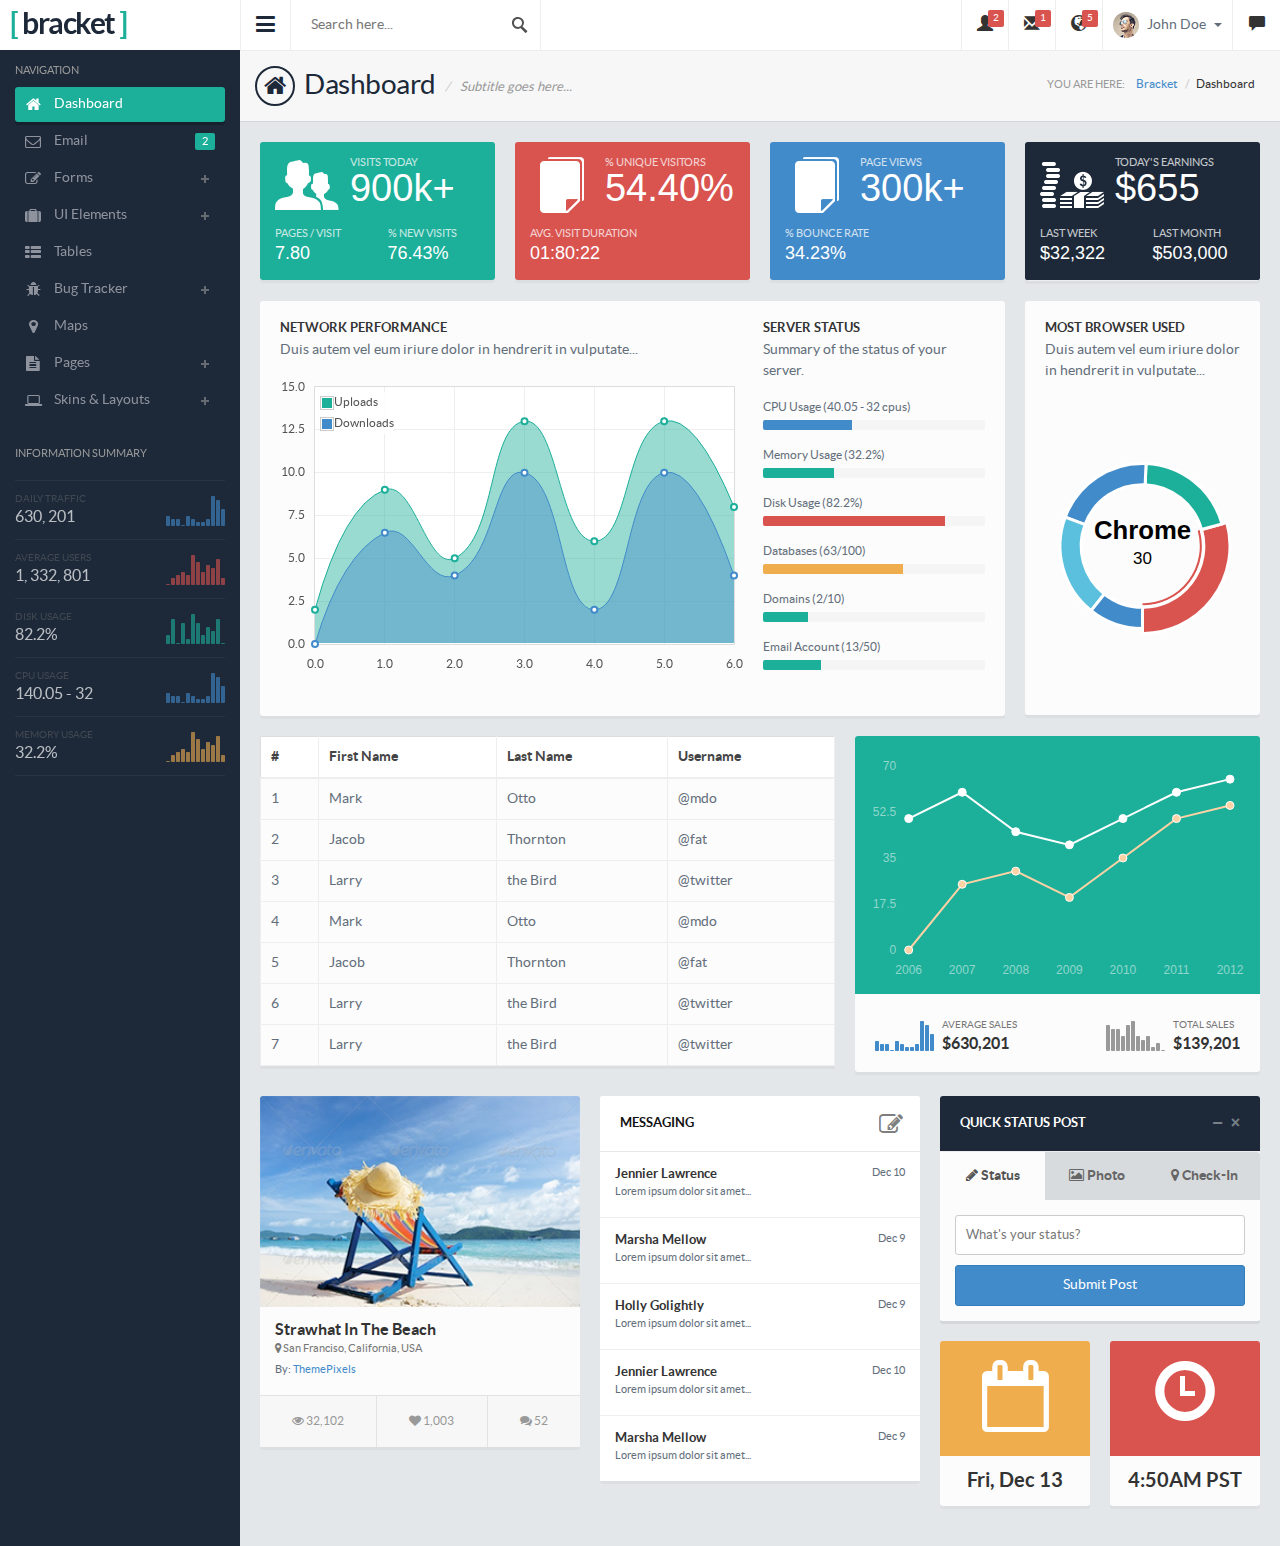
<file: WhaleReport/WhaleReport/Plugins/Templets/bracket/index.html>
﻿<!DOCTYPE html>
<html lang="en">
<head>
  <meta charset="utf-8">
  <meta name="viewport" content="width=device-width, initial-scale=1.0, maximum-scale=1.0">
  <meta name="description" content="">
  <meta name="author" content="">
  <link rel="shortcut icon" href="images/favicon.png" type="image/png">

  <title>Bracket Responsive Bootstrap3 Admin</title>

  <link href="css/style.default.css" rel="stylesheet">

  <!-- HTML5 shim and Respond.js IE8 support of HTML5 elements and media queries -->
  <!--[if lt IE 9]>
  <script src="js/html5shiv.js"></script>
  <script src="js/respond.min.js"></script>
  <![endif]-->
</head>

<body>



<!-- Preloader -->
<div id="preloader">
    <div id="status"><i class="fa fa-spinner fa-spin"></i></div>
</div>

<section>

  <div class="leftpanel">

    <div class="logopanel">
        <h1><span>[</span> bracket <span>]</span></h1>
    </div><!-- logopanel -->

    <div class="leftpanelinner">

        <!-- This is only visible to small devices -->
        <div class="visible-xs hidden-sm hidden-md hidden-lg">
            <div class="media userlogged">
                <img alt="" src="images/photos/loggeduser.png" class="media-object">
                <div class="media-body">
                    <h4>John Doe</h4>
                    <span>"Life is so..."</span>
                </div>
            </div>

            <h5 class="sidebartitle actitle">Account</h5>
            <ul class="nav nav-pills nav-stacked nav-bracket mb30">
              <li><a href="profile.html"><i class="fa fa-user"></i> <span>Profile</span></a></li>
              <li><a href=""><i class="fa fa-cog"></i> <span>Account Settings</span></a></li>
              <li><a href=""><i class="fa fa-question-circle"></i> <span>Help</span></a></li>
              <li><a href="signout.html"><i class="fa fa-sign-out"></i> <span>Sign Out</span></a></li>
            </ul>
        </div>

      <h5 class="sidebartitle">Navigation</h5>
      <ul class="nav nav-pills nav-stacked nav-bracket">
        <li class="active"><a href="index.html"><i class="fa fa-home"></i> <span>Dashboard</span></a></li>
        <li><a href="email.html"><span class="pull-right badge badge-success">2</span><i class="fa fa-envelope-o"></i> <span>Email</span></a></li>
        <li class="nav-parent"><a href=""><i class="fa fa-edit"></i> <span>Forms</span></a>
          <ul class="children">
            <li><a href="general-forms.html"><i class="fa fa-caret-right"></i> General Forms</a></li>
            <li><a href="form-layouts.html"><i class="fa fa-caret-right"></i> Form Layouts</a></li>
            <li><a href="form-validation.html"><i class="fa fa-caret-right"></i> Form Validation</a></li>
            <li><a href="form-wizards.html"><i class="fa fa-caret-right"></i> Form Wizards</a></li>
            <li><a href="wysiwyg.html"><i class="fa fa-caret-right"></i> Text Editor</a></li>
            <li><a href="code-editor.html"><i class="fa fa-caret-right"></i> Code Editor</a></li>
                                <li><a href="x-editable.html"><i class="fa fa-caret-right"></i> X-Editable</a></li>
          </ul>
        </li>
        <li class="nav-parent"><a href=""><i class="fa fa-suitcase"></i> <span>UI Elements</span></a>
          <ul class="children">
            <li><a href="buttons.html"><i class="fa fa-caret-right"></i> Buttons</a></li>
            <li><a href="icons.html"><span class="pull-right badge badge-danger">updated</span><i class="fa fa-caret-right"></i> Icons</a></li>
            <li><a href="typography.html"><i class="fa fa-caret-right"></i> Typography</a></li>
            <li><a href="alerts.html"><i class="fa fa-caret-right"></i> Alerts &amp; Notifications</a></li>
            <li><a href="modals.html"><i class="fa fa-caret-right"></i> Modals</a></li>
            <li><a href="tabs-accordions.html"><i class="fa fa-caret-right"></i> Tabs &amp; Accordions</a></li>
            <li><a href="sliders.html"><i class="fa fa-caret-right"></i> Sliders</a></li>
            <li><a href="graphs.html"><i class="fa fa-caret-right"></i> Graphs &amp; Charts</a></li>
            <li><a href="widgets.html"><i class="fa fa-caret-right"></i> Panels &amp; Widgets</a></li>
            <li><a href="extras.html"><i class="fa fa-caret-right"></i> Extras</a></li>
          </ul>
        </li>
        <li><a href="tables.html"><i class="fa fa-th-list"></i> <span>Tables</span></a></li>
        <li class="nav-parent"><a href=""><i class="fa fa-bug"></i> <span>Bug Tracker</span></a>
            <ul class="children">
                <li><a href="bug-tracker.html"><i class="fa fa-caret-right"></i> Summary</a></li>
                <li><a href="bug-issues.html"><i class="fa fa-caret-right"></i> Issues</a></li>
                <li><a href="view-issue.html"><i class="fa fa-caret-right"></i> View Issue</a></li>
            </ul>
        </li>
        <li><a href="maps.html"><i class="fa fa-map-marker"></i> <span>Maps</span></a></li>
        <li class="nav-parent"><a href=""><i class="fa fa-file-text"></i> <span>Pages</span></a>
          <ul class="children">
            <li><a href="calendar.html"><i class="fa fa-caret-right"></i> Calendar</a></li>
            <li><a href="media-manager.html"><i class="fa fa-caret-right"></i> Media Manager</a></li>
            <li><a href="timeline.html"><i class="fa fa-caret-right"></i> Timeline</a></li>
            <li><a href="blog-list.html"><i class="fa fa-caret-right"></i> Blog List</a></li>
            <li><a href="blog-single.html"><i class="fa fa-caret-right"></i> Blog Single</a></li>
            <li><a href="people-directory.html"><i class="fa fa-caret-right"></i> People Directory</a></li>
            <li><a href="profile.html"><i class="fa fa-caret-right"></i> Profile</a></li>
            <li><a href="invoice.html"><i class="fa fa-caret-right"></i> Invoice</a></li>
            <li><a href="search-results.html"><i class="fa fa-caret-right"></i> Search Results</a></li>
            <li><a href="blank.html"><i class="fa fa-caret-right"></i> Blank Page</a></li>
            <li><a href="notfound.html"><i class="fa fa-caret-right"></i> 404 Page</a></li>
            <li><a href="locked.html"><i class="fa fa-caret-right"></i> Locked Screen</a></li>
            <li><a href="signin.html"><i class="fa fa-caret-right"></i> Sign In</a></li>
            <li><a href="signup.html"><i class="fa fa-caret-right"></i> Sign Up</a></li>
          </ul>
        </li>
        <li class="nav-parent"><a href="layouts.html"><i class="fa fa-laptop"></i> <span>Skins &amp; Layouts</span></a>
            <ul class="children">
                <li><a href="layouts.html"><i class="fa fa-caret-right"></i> General Layouts</a></li>
                <li><a href="horizontal-menu.html"><i class="fa fa-caret-right"></i> Top Menu</a></li>
                <li><a href="horizontal-menu2.html"><i class="fa fa-caret-right"></i> Top Menu w/ Sidebar</a></li>
                <li><a href="fixed-width.html"><i class="fa fa-caret-right"></i> Fixed Width Page</a></li>
                <li><a href="fixed-width2.html"><i class="fa fa-caret-right"></i> Fixed Width w/ Menu</a></li>
            </ul>
        </li>
      </ul>

      <div class="infosummary">
        <h5 class="sidebartitle">Information Summary</h5>
        <ul>
            <li>
                <div class="datainfo">
                    <span class="text-muted">Daily Traffic</span>
                    <h4>630, 201</h4>
                </div>
                <div id="sidebar-chart" class="chart"></div>
            </li>
            <li>
                <div class="datainfo">
                    <span class="text-muted">Average Users</span>
                    <h4>1, 332, 801</h4>
                </div>
                <div id="sidebar-chart2" class="chart"></div>
            </li>
            <li>
                <div class="datainfo">
                    <span class="text-muted">Disk Usage</span>
                    <h4>82.2%</h4>
                </div>
                <div id="sidebar-chart3" class="chart"></div>
            </li>
            <li>
                <div class="datainfo">
                    <span class="text-muted">CPU Usage</span>
                    <h4>140.05 - 32</h4>
                </div>
                <div id="sidebar-chart4" class="chart"></div>
            </li>
            <li>
                <div class="datainfo">
                    <span class="text-muted">Memory Usage</span>
                    <h4>32.2%</h4>
                </div>
                <div id="sidebar-chart5" class="chart"></div>
            </li>
        </ul>
      </div><!-- infosummary -->

    </div><!-- leftpanelinner -->
  </div><!-- leftpanel -->

  <div class="mainpanel">

    <div class="headerbar">

      <a class="menutoggle"><i class="fa fa-bars"></i></a>

      <form class="searchform" action="index.html" method="post">
        <input type="text" class="form-control" name="keyword" placeholder="Search here..." />
      </form>

      <div class="header-right">
        <ul class="headermenu">
          <li>
            <div class="btn-group">
              <button class="btn btn-default dropdown-toggle tp-icon" data-toggle="dropdown">
                <i class="glyphicon glyphicon-user"></i>
                <span class="badge">2</span>
              </button>
              <div class="dropdown-menu dropdown-menu-head pull-right">
                <h5 class="title">2 Newly Registered Users</h5>
                <ul class="dropdown-list user-list">
                  <li class="new">
                    <div class="thumb"><a href=""><img src="images/photos/user1.png" alt="" /></a></div>
                    <div class="desc">
                      <h5><a href="">Draniem Daamul (@draniem)</a> <span class="badge badge-success">new</span></h5>
                    </div>
                  </li>
                  <li class="new">
                    <div class="thumb"><a href=""><img src="images/photos/user2.png" alt="" /></a></div>
                    <div class="desc">
                      <h5><a href="">Zaham Sindilmaca (@zaham)</a> <span class="badge badge-success">new</span></h5>
                    </div>
                  </li>
                  <li>
                    <div class="thumb"><a href=""><img src="images/photos/user3.png" alt="" /></a></div>
                    <div class="desc">
                      <h5><a href="">Weno Carasbong (@wenocar)</a></h5>
                    </div>
                  </li>
                  <li>
                    <div class="thumb"><a href=""><img src="images/photos/user4.png" alt="" /></a></div>
                    <div class="desc">
                      <h5><a href="">Nusja Nawancali (@nusja)</a></h5>
                    </div>
                  </li>
                  <li>
                    <div class="thumb"><a href=""><img src="images/photos/user5.png" alt="" /></a></div>
                    <div class="desc">
                      <h5><a href="">Lane Kitmari (@lane_kitmare)</a></h5>
                    </div>
                  </li>
                  <li class="new"><a href="">See All Users</a></li>
                </ul>
              </div>
            </div>
          </li>
          <li>
            <div class="btn-group">
              <button class="btn btn-default dropdown-toggle tp-icon" data-toggle="dropdown">
                <i class="glyphicon glyphicon-envelope"></i>
                <span class="badge">1</span>
              </button>
              <div class="dropdown-menu dropdown-menu-head pull-right">
                <h5 class="title">You Have 1 New Message</h5>
                <ul class="dropdown-list gen-list">
                  <li class="new">
                    <a href="">
                    <span class="thumb"><img src="images/photos/user1.png" alt="" /></span>
                    <span class="desc">
                      <span class="name">Draniem Daamul <span class="badge badge-success">new</span></span>
                      <span class="msg">Lorem ipsum dolor sit amet...</span>
                    </span>
                    </a>
                  </li>
                  <li>
                    <a href="">
                    <span class="thumb"><img src="images/photos/user2.png" alt="" /></span>
                    <span class="desc">
                      <span class="name">Nusja Nawancali</span>
                      <span class="msg">Lorem ipsum dolor sit amet...</span>
                    </span>
                    </a>
                  </li>
                  <li>
                    <a href="">
                    <span class="thumb"><img src="images/photos/user3.png" alt="" /></span>
                    <span class="desc">
                      <span class="name">Weno Carasbong</span>
                      <span class="msg">Lorem ipsum dolor sit amet...</span>
                    </span>
                    </a>
                  </li>
                  <li>
                    <a href="">
                    <span class="thumb"><img src="images/photos/user4.png" alt="" /></span>
                    <span class="desc">
                      <span class="name">Zaham Sindilmaca</span>
                      <span class="msg">Lorem ipsum dolor sit amet...</span>
                    </span>
                    </a>
                  </li>
                  <li>
                    <a href="">
                    <span class="thumb"><img src="images/photos/user5.png" alt="" /></span>
                    <span class="desc">
                      <span class="name">Veno Leongal</span>
                      <span class="msg">Lorem ipsum dolor sit amet...</span>
                    </span>
                    </a>
                  </li>
                  <li class="new"><a href="">Read All Messages</a></li>
                </ul>
              </div>
            </div>
          </li>
          <li>
            <div class="btn-group">
              <button class="btn btn-default dropdown-toggle tp-icon" data-toggle="dropdown">
                <i class="glyphicon glyphicon-globe"></i>
                <span class="badge">5</span>
              </button>
              <div class="dropdown-menu dropdown-menu-head pull-right">
                <h5 class="title">You Have 5 New Notifications</h5>
                <ul class="dropdown-list gen-list">
                  <li class="new">
                    <a href="">
                    <span class="thumb"><img src="images/photos/user4.png" alt="" /></span>
                    <span class="desc">
                      <span class="name">Zaham Sindilmaca <span class="badge badge-success">new</span></span>
                      <span class="msg">is now following you</span>
                    </span>
                    </a>
                  </li>
                  <li class="new">
                    <a href="">
                    <span class="thumb"><img src="images/photos/user5.png" alt="" /></span>
                    <span class="desc">
                      <span class="name">Weno Carasbong <span class="badge badge-success">new</span></span>
                      <span class="msg">is now following you</span>
                    </span>
                    </a>
                  </li>
                  <li class="new">
                    <a href="">
                    <span class="thumb"><img src="images/photos/user3.png" alt="" /></span>
                    <span class="desc">
                      <span class="name">Veno Leongal <span class="badge badge-success">new</span></span>
                      <span class="msg">likes your recent status</span>
                    </span>
                    </a>
                  </li>
                  <li class="new">
                    <a href="">
                    <span class="thumb"><img src="images/photos/user3.png" alt="" /></span>
                    <span class="desc">
                      <span class="name">Nusja Nawancali <span class="badge badge-success">new</span></span>
                      <span class="msg">downloaded your work</span>
                    </span>
                    </a>
                  </li>
                  <li class="new">
                    <a href="">
                    <span class="thumb"><img src="images/photos/user3.png" alt="" /></span>
                    <span class="desc">
                      <span class="name">Nusja Nawancali <span class="badge badge-success">new</span></span>
                      <span class="msg">send you 2 messages</span>
                    </span>
                    </a>
                  </li>
                  <li class="new"><a href="">See All Notifications</a></li>
                </ul>
              </div>
            </div>
          </li>
          <li>
            <div class="btn-group">
              <button type="button" class="btn btn-default dropdown-toggle" data-toggle="dropdown">
                <img src="images/photos/loggeduser.png" alt="" />
                John Doe
                <span class="caret"></span>
              </button>
              <ul class="dropdown-menu dropdown-menu-usermenu pull-right">
                <li><a href="profile.html"><i class="glyphicon glyphicon-user"></i> My Profile</a></li>
                <li><a href="#"><i class="glyphicon glyphicon-cog"></i> Account Settings</a></li>
                <li><a href="#"><i class="glyphicon glyphicon-question-sign"></i> Help</a></li>
                <li><a href="signin.html"><i class="glyphicon glyphicon-log-out"></i> Log Out</a></li>
              </ul>
            </div>
          </li>
          <li>
            <button id="chatview" class="btn btn-default tp-icon chat-icon">
                <i class="glyphicon glyphicon-comment"></i>
            </button>
          </li>
        </ul>
      </div><!-- header-right -->

    </div><!-- headerbar -->

    <div class="pageheader">
      <h2><i class="fa fa-home"></i> Dashboard <span>Subtitle goes here...</span></h2>
      <div class="breadcrumb-wrapper">
        <span class="label">You are here:</span>
        <ol class="breadcrumb">
          <li><a href="index.html">Bracket</a></li>
          <li class="active">Dashboard</li>
        </ol>
      </div>
    </div>

    <div class="contentpanel">

      <div class="row">

        <div class="col-sm-6 col-md-3">
          <div class="panel panel-success panel-stat">
            <div class="panel-heading">

              <div class="stat">
                <div class="row">
                  <div class="col-xs-4">
                    <img src="images/is-user.png" alt="" />
                  </div>
                  <div class="col-xs-8">
                    <small class="stat-label">Visits Today</small>
                    <h1>900k+</h1>
                  </div>
                </div><!-- row -->

                <div class="mb15"></div>

                <div class="row">
                  <div class="col-xs-6">
                    <small class="stat-label">Pages / Visit</small>
                    <h4>7.80</h4>
                  </div>

                  <div class="col-xs-6">
                    <small class="stat-label">% New Visits</small>
                    <h4>76.43%</h4>
                  </div>
                </div><!-- row -->
              </div><!-- stat -->

            </div><!-- panel-heading -->
          </div><!-- panel -->
        </div><!-- col-sm-6 -->

        <div class="col-sm-6 col-md-3">
          <div class="panel panel-danger panel-stat">
            <div class="panel-heading">

              <div class="stat">
                <div class="row">
                  <div class="col-xs-4">
                    <img src="images/is-document.png" alt="" />
                  </div>
                  <div class="col-xs-8">
                    <small class="stat-label">% Unique Visitors</small>
                    <h1>54.40%</h1>
                  </div>
                </div><!-- row -->

                <div class="mb15"></div>

                <small class="stat-label">Avg. Visit Duration</small>
                <h4>01:80:22</h4>

              </div><!-- stat -->

            </div><!-- panel-heading -->
          </div><!-- panel -->
        </div><!-- col-sm-6 -->

        <div class="col-sm-6 col-md-3">
          <div class="panel panel-primary panel-stat">
            <div class="panel-heading">

              <div class="stat">
                <div class="row">
                  <div class="col-xs-4">
                    <img src="images/is-document.png" alt="" />
                  </div>
                  <div class="col-xs-8">
                    <small class="stat-label">Page Views</small>
                    <h1>300k+</h1>
                  </div>
                </div><!-- row -->

                <div class="mb15"></div>

                <small class="stat-label">% Bounce Rate</small>
                <h4>34.23%</h4>

              </div><!-- stat -->

            </div><!-- panel-heading -->
          </div><!-- panel -->
        </div><!-- col-sm-6 -->

        <div class="col-sm-6 col-md-3">
          <div class="panel panel-dark panel-stat">
            <div class="panel-heading">

              <div class="stat">
                <div class="row">
                  <div class="col-xs-4">
                    <img src="images/is-money.png" alt="" />
                  </div>
                  <div class="col-xs-8">
                    <small class="stat-label">Today's Earnings</small>
                    <h1>$655</h1>
                  </div>
                </div><!-- row -->

                <div class="mb15"></div>

                <div class="row">
                  <div class="col-xs-6">
                    <small class="stat-label">Last Week</small>
                    <h4>$32,322</h4>
                  </div>

                  <div class="col-xs-6">
                    <small class="stat-label">Last Month</small>
                    <h4>$503,000</h4>
                  </div>
                </div><!-- row -->

              </div><!-- stat -->

            </div><!-- panel-heading -->
          </div><!-- panel -->
        </div><!-- col-sm-6 -->
      </div><!-- row -->

      <div class="row">
        <div class="col-sm-8 col-md-9">
          <div class="panel panel-default">
            <div class="panel-body">
              <div class="row">
                <div class="col-sm-8">
                  <h5 class="subtitle mb5">Network Performance</h5>
                  <p class="mb15">Duis autem vel eum iriure dolor in hendrerit in vulputate...</p>
                  <div id="basicflot" style="width: 100%; height: 300px; margin-bottom: 20px"></div>
                </div><!-- col-sm-8 -->
                <div class="col-sm-4">
                  <h5 class="subtitle mb5">Server Status</h5>
                  <p class="mb15">Summary of the status of your server.</p>

                  <span class="sublabel">CPU Usage (40.05 - 32 cpus)</span>
                  <div class="progress progress-sm">
                    <div style="width: 40%" aria-valuemax="100" aria-valuemin="0" aria-valuenow="40" role="progressbar" class="progress-bar progress-bar-primary"></div>
                  </div><!-- progress -->

                  <span class="sublabel">Memory Usage (32.2%)</span>
                  <div class="progress progress-sm">
                    <div style="width: 32%" aria-valuemax="100" aria-valuemin="0" aria-valuenow="40" role="progressbar" class="progress-bar progress-bar-success"></div>
                  </div><!-- progress -->

                  <span class="sublabel">Disk Usage (82.2%)</span>
                  <div class="progress progress-sm">
                    <div style="width: 82%" aria-valuemax="100" aria-valuemin="0" aria-valuenow="40" role="progressbar" class="progress-bar progress-bar-danger"></div>
                  </div><!-- progress -->

                  <span class="sublabel">Databases (63/100)</span>
                  <div class="progress progress-sm">
                    <div style="width: 63%" aria-valuemax="100" aria-valuemin="0" aria-valuenow="40" role="progressbar" class="progress-bar progress-bar-warning"></div>
                  </div><!-- progress -->

                  <span class="sublabel">Domains (2/10)</span>
                  <div class="progress progress-sm">
                    <div style="width: 20%" aria-valuemax="100" aria-valuemin="0" aria-valuenow="40" role="progressbar" class="progress-bar progress-bar-success"></div>
                  </div><!-- progress -->

                  <span class="sublabel">Email Account (13/50)</span>
                  <div class="progress progress-sm">
                    <div style="width: 26%" aria-valuemax="100" aria-valuemin="0" aria-valuenow="40" role="progressbar" class="progress-bar progress-bar-success"></div>
                  </div><!-- progress -->


                </div><!-- col-sm-4 -->
              </div><!-- row -->
            </div><!-- panel-body -->
          </div><!-- panel -->
        </div><!-- col-sm-9 -->

        <div class="col-sm-4 col-md-3">

          <div class="panel panel-default">
            <div class="panel-body">
            <h5 class="subtitle mb5">Most Browser Used</h5>
            <p class="mb15">Duis autem vel eum iriure dolor in hendrerit in vulputate...</p>
            <div id="donut-chart2" class="ex-donut-chart"></div>
            </div><!-- panel-body -->
          </div><!-- panel -->

        </div><!-- col-sm-3 -->

      </div><!-- row -->

      <div class="row">

        <div class="col-sm-7">

          <div class="table-responsive">
            <table class="table table-bordered mb30">
            <thead>
              <tr>
                <th>#</th>
                <th>First Name</th>
                <th>Last Name</th>
                <th>Username</th>
              </tr>
            </thead>
            <tbody>
              <tr>
                <td>1</td>
                <td>Mark</td>
                <td>Otto</td>
                <td>@mdo</td>
              </tr>
              <tr>
                <td>2</td>
                <td>Jacob</td>
                <td>Thornton</td>
                <td>@fat</td>
              </tr>
              <tr>
                <td>3</td>
                <td>Larry</td>
                <td>the Bird</td>
                <td>@twitter</td>
              </tr>
              <tr>
                <td>4</td>
                <td>Mark</td>
                <td>Otto</td>
                <td>@mdo</td>
              </tr>
              <tr>
                <td>5</td>
                <td>Jacob</td>
                <td>Thornton</td>
                <td>@fat</td>
              </tr>
              <tr>
                <td>6</td>
                <td>Larry</td>
                <td>the Bird</td>
                <td>@twitter</td>
              </tr>
              <tr>
                <td>7</td>
                <td>Larry</td>
                <td>the Bird</td>
                <td>@twitter</td>
              </tr>
            </tbody>
          </table>
          </div><!-- table-responsive -->

        </div><!-- col-sm-7 -->

        <div class="col-sm-5">

          <div class="panel panel-success">
            <div class="panel-heading padding5">
              <div id="line-chart" class="ex-line-chart"></div>
            </div>
            <div class="panel-body">
              <div class="tinystat pull-left">
                <div id="sparkline" class="chart mt5"></div>
                <div class="datainfo">
                  <span class="text-muted">Average Sales</span>
                  <h4>$630,201</h4>
                </div>
              </div><!-- tinystat -->
              <div class="tinystat pull-right">
                <div id="sparkline2" class="chart mt5"></div>
                <div class="datainfo">
                  <span class="text-muted">Total Sales</span>
                  <h4>$139,201</h4>
                </div>
              </div><!-- tinystat -->
            </div>
          </div><!-- panel -->

        </div><!-- col-sm-6 -->
      </div><!-- row -->

      <div class="row">
        <div class="col-sm-6 col-md-4">
          <div class="panel panel-default widget-photoday">
            <div class="panel-body">
              <a href="" class="photoday"><img src="images/photos/photo1.png" alt="" /></a>
              <div class="photo-details">
                <h4 class="photo-title">Strawhat In The Beach</h4>
                <small class="text-muted"><i class="fa fa-map-marker"></i> San Franciso, California, USA</small>
                <small>By: <a href="">ThemePixels</a></small>
              </div><!-- photo-details -->
              <ul class="photo-meta">
                <li><span><i class="fa fa-eye"></i> 32,102</span></li>
                <li><a href="#"><i class="fa fa-heart"></i> 1,003</a></li>
                <li><a href="#"><i class="fa fa-comments"></i> 52</a></li>
              </ul>
            </div><!-- panel-body -->
          </div><!-- panel -->
        </div><!-- col-sm-6 -->

        <div class="col-sm-6 col-md-4">
          <div class="panel panel-default panel-alt widget-messaging">
          <div class="panel-heading">
              <div class="panel-btns">
                <a href="" class="panel-edit"><i class="fa fa-edit"></i></a>
              </div><!-- panel-btns -->
              <h3 class="panel-title">Messaging</h3>
            </div>
            <div class="panel-body">
              <ul>
                <li>
                  <small class="pull-right">Dec 10</small>
                  <h4 class="sender">Jennier Lawrence</h4>
                  <small>Lorem ipsum dolor sit amet...</small>
                </li>
                <li>
                  <small class="pull-right">Dec 9</small>
                  <h4 class="sender">Marsha Mellow</h4>
                  <small>Lorem ipsum dolor sit amet...</small>
                </li>
                <li>
                  <small class="pull-right">Dec 9</small>
                  <h4 class="sender">Holly Golightly</h4>
                  <small>Lorem ipsum dolor sit amet...</small>
                </li>
                <li>
                  <small class="pull-right">Dec 10</small>
                  <h4 class="sender">Jennier Lawrence</h4>
                  <small>Lorem ipsum dolor sit amet...</small>
                </li>
                <li>
                  <small class="pull-right">Dec 9</small>
                  <h4 class="sender">Marsha Mellow</h4>
                  <small>Lorem ipsum dolor sit amet...</small>
                </li>
              </ul>
            </div><!-- panel-body -->
          </div><!-- panel -->
        </div><!-- col-sm-6 -->

        <div class="col-sm-6 col-md-4">
          <div class="panel panel-dark panel-alt widget-quick-status-post">
          <div class="panel-heading">
              <div class="panel-btns">
                <a href="" class="panel-close">&times;</a>
                <a href="" class="minimize">&minus;</a>
              </div><!-- panel-btns -->
              <h3 class="panel-title">Quick Status Post</h3>
            </div>
            <div class="panel-body">
              <ul class="nav nav-tabs nav-justified">
                <li class="active"><a href="#post-status" data-toggle="tab"><i class="fa fa-pencil"></i> <strong>Status</strong></a></li>
                <li><a href="#post-photo" data-toggle="tab"><i class="fa fa-picture-o"></i> <strong>Photo</strong></a></li>
                <li><a href="#post-checkin" data-toggle="tab"><i class="fa fa-map-marker"></i> <strong>Check-In</strong></a></li>
              </ul>
              <div class="tab-content">
                <div id="post-status" class="tab-pane active">
                  <input type="text" class="form-control" placeholder="What's your status?" />
                </div>
                <div id="post-photo" class="tab-pane">
                  <input type="text" class="form-control" placeholder="Choose photo" />
                </div>
                <div id="post-checkin" class="tab-pane">
                  <input type="text" class="form-control" placeholder="Search location" />
                </div>
                <button class="btn btn-primary btn-block mt10">Submit Post</button>
              </div><!-- tab-content -->

            </div><!-- panel-body -->
          </div><!-- panel -->

          <div class="mb20"></div>

          <div class="row">
            <div class="col-xs-6">
              <div class="panel panel-warning panel-alt widget-today">
                <div class="panel-heading text-center">
                  <i class="fa fa-calendar-o"></i>
                </div>
                <div class="panel-body text-center">
                  <h3 class="today">Fri, Dec 13</h3>
                </div><!-- panel-body -->
              </div><!-- panel -->
            </div>

            <div class="col-xs-6">
              <div class="panel panel-danger panel-alt widget-time">
                <div class="panel-heading text-center">
                  <i class="glyphicon glyphicon-time"></i>
                </div>
                <div class="panel-body text-center">
                  <h3 class="today">4:50AM PST</h3>
                </div><!-- panel-body -->
              </div><!-- panel -->
            </div>
          </div>
        </div><!-- col-sm-6 -->

      </div>

    </div><!-- contentpanel -->

  </div><!-- mainpanel -->

  <div class="rightpanel">
    <!-- Nav tabs -->
    <ul class="nav nav-tabs nav-justified">
        <li class="active"><a href="#rp-alluser" data-toggle="tab"><i class="fa fa-users"></i></a></li>
        <li><a href="#rp-favorites" data-toggle="tab"><i class="fa fa-heart"></i></a></li>
        <li><a href="#rp-history" data-toggle="tab"><i class="fa fa-clock-o"></i></a></li>
        <li><a href="#rp-settings" data-toggle="tab"><i class="fa fa-gear"></i></a></li>
    </ul>

    <!-- Tab panes -->
    <div class="tab-content">
        <div class="tab-pane active" id="rp-alluser">
            <h5 class="sidebartitle">Online Users</h5>
            <ul class="chatuserlist">
                <li class="online">
                    <div class="media">
                        <a href="#" class="pull-left media-thumb">
                            <img alt="" src="images/photos/userprofile.png" class="media-object">
                        </a>
                        <div class="media-body">
                            <strong>Eileen Sideways</strong>
                            <small>Los Angeles, CA</small>
                        </div>
                    </div><!-- media -->
                </li>
                <li class="online">
                    <div class="media">
                        <a href="#" class="pull-left media-thumb">
                            <img alt="" src="images/photos/user1.png" class="media-object">
                        </a>
                        <div class="media-body">
                            <span class="pull-right badge badge-danger">2</span>
                            <strong>Zaham Sindilmaca</strong>
                            <small>San Francisco, CA</small>
                        </div>
                    </div><!-- media -->
                </li>
                <li class="online">
                    <div class="media">
                        <a href="#" class="pull-left media-thumb">
                            <img alt="" src="images/photos/user2.png" class="media-object">
                        </a>
                        <div class="media-body">
                            <strong>Nusja Nawancali</strong>
                            <small>Bangkok, Thailand</small>
                        </div>
                    </div><!-- media -->
                </li>
                <li class="online">
                    <div class="media">
                        <a href="#" class="pull-left media-thumb">
                            <img alt="" src="images/photos/user3.png" class="media-object">
                        </a>
                        <div class="media-body">
                            <strong>Renov Leongal</strong>
                            <small>Cebu City, Philippines</small>
                        </div>
                    </div><!-- media -->
                </li>
                <li class="online">
                    <div class="media">
                        <a href="#" class="pull-left media-thumb">
                            <img alt="" src="images/photos/user4.png" class="media-object">
                        </a>
                        <div class="media-body">
                            <strong>Weno Carasbong</strong>
                            <small>Tokyo, Japan</small>
                        </div>
                    </div><!-- media -->
                </li>
            </ul>

            <div class="mb30"></div>

            <h5 class="sidebartitle">Offline Users</h5>
            <ul class="chatuserlist">
                <li>
                    <div class="media">
                        <a href="#" class="pull-left media-thumb">
                            <img alt="" src="images/photos/user5.png" class="media-object">
                        </a>
                        <div class="media-body">
                            <strong>Eileen Sideways</strong>
                            <small>Los Angeles, CA</small>
                        </div>
                    </div><!-- media -->
                </li>
                <li>
                    <div class="media">
                        <a href="#" class="pull-left media-thumb">
                            <img alt="" src="images/photos/user2.png" class="media-object">
                        </a>
                        <div class="media-body">
                            <strong>Zaham Sindilmaca</strong>
                            <small>San Francisco, CA</small>
                        </div>
                    </div><!-- media -->
                </li>
                <li>
                    <div class="media">
                        <a href="#" class="pull-left media-thumb">
                            <img alt="" src="images/photos/user3.png" class="media-object">
                        </a>
                        <div class="media-body">
                            <strong>Nusja Nawancali</strong>
                            <small>Bangkok, Thailand</small>
                        </div>
                    </div><!-- media -->
                </li>
                <li>
                    <div class="media">
                        <a href="#" class="pull-left media-thumb">
                            <img alt="" src="images/photos/user4.png" class="media-object">
                        </a>
                        <div class="media-body">
                            <strong>Renov Leongal</strong>
                            <small>Cebu City, Philippines</small>
                        </div>
                    </div><!-- media -->
                </li>
                <li>
                    <div class="media">
                        <a href="#" class="pull-left media-thumb">
                            <img alt="" src="images/photos/user5.png" class="media-object">
                        </a>
                        <div class="media-body">
                            <strong>Weno Carasbong</strong>
                            <small>Tokyo, Japan</small>
                        </div>
                    </div><!-- media -->
                </li>
                <li>
                    <div class="media">
                        <a href="#" class="pull-left media-thumb">
                            <img alt="" src="images/photos/user4.png" class="media-object">
                        </a>
                        <div class="media-body">
                            <strong>Renov Leongal</strong>
                            <small>Cebu City, Philippines</small>
                        </div>
                    </div><!-- media -->
                </li>
                <li>
                    <div class="media">
                        <a href="#" class="pull-left media-thumb">
                            <img alt="" src="images/photos/user5.png" class="media-object">
                        </a>
                        <div class="media-body">
                            <strong>Weno Carasbong</strong>
                            <small>Tokyo, Japan</small>
                        </div>
                    </div><!-- media -->
                </li>
            </ul>
        </div>
        <div class="tab-pane" id="rp-favorites">
            <h5 class="sidebartitle">Favorites</h5>
            <ul class="chatuserlist">
                <li class="online">
                    <div class="media">
                        <a href="#" class="pull-left media-thumb">
                            <img alt="" src="images/photos/user2.png" class="media-object">
                        </a>
                        <div class="media-body">
                            <strong>Eileen Sideways</strong>
                            <small>Los Angeles, CA</small>
                        </div>
                    </div><!-- media -->
                </li>
                <li>
                    <div class="media">
                        <a href="#" class="pull-left media-thumb">
                            <img alt="" src="images/photos/user1.png" class="media-object">
                        </a>
                        <div class="media-body">
                            <strong>Zaham Sindilmaca</strong>
                            <small>San Francisco, CA</small>
                        </div>
                    </div><!-- media -->
                </li>
                <li>
                    <div class="media">
                        <a href="#" class="pull-left media-thumb">
                            <img alt="" src="images/photos/user3.png" class="media-object">
                        </a>
                        <div class="media-body">
                            <strong>Nusja Nawancali</strong>
                            <small>Bangkok, Thailand</small>
                        </div>
                    </div><!-- media -->
                </li>
                <li class="online">
                    <div class="media">
                        <a href="#" class="pull-left media-thumb">
                            <img alt="" src="images/photos/user4.png" class="media-object">
                        </a>
                        <div class="media-body">
                            <strong>Renov Leongal</strong>
                            <small>Cebu City, Philippines</small>
                        </div>
                    </div><!-- media -->
                </li>
                <li class="online">
                    <div class="media">
                        <a href="#" class="pull-left media-thumb">
                            <img alt="" src="images/photos/user5.png" class="media-object">
                        </a>
                        <div class="media-body">
                            <strong>Weno Carasbong</strong>
                            <small>Tokyo, Japan</small>
                        </div>
                    </div><!-- media -->
                </li>
            </ul>
        </div>
        <div class="tab-pane" id="rp-history">
            <h5 class="sidebartitle">History</h5>
            <ul class="chatuserlist">
                <li class="online">
                    <div class="media">
                        <a href="#" class="pull-left media-thumb">
                            <img alt="" src="images/photos/user4.png" class="media-object">
                        </a>
                        <div class="media-body">
                            <strong>Eileen Sideways</strong>
                            <small>Hi hello, ctc?... would you mind if I go to your...</small>
                        </div>
                    </div><!-- media -->
                </li>
                <li>
                    <div class="media">
                        <a href="#" class="pull-left media-thumb">
                            <img alt="" src="images/photos/user2.png" class="media-object">
                        </a>
                        <div class="media-body">
                            <strong>Zaham Sindilmaca</strong>
                            <small>This is to inform you that your product that we...</small>
                        </div>
                    </div><!-- media -->
                </li>
                <li>
                    <div class="media">
                        <a href="#" class="pull-left media-thumb">
                            <img alt="" src="images/photos/user3.png" class="media-object">
                        </a>
                        <div class="media-body">
                            <strong>Nusja Nawancali</strong>
                            <small>Are you willing to have a long term relat...</small>
                        </div>
                    </div><!-- media -->
                </li>
            </ul>
        </div>
        <div class="tab-pane pane-settings" id="rp-settings">

            <h5 class="sidebartitle mb20">Settings</h5>
            <div class="form-group">
                <label class="col-xs-8 control-label">Show Offline Users</label>
                <div class="col-xs-4 control-label">
                    <div class="toggle toggle-success"></div>
                </div>
            </div>

            <div class="form-group">
                <label class="col-xs-8 control-label">Enable History</label>
                <div class="col-xs-4 control-label">
                    <div class="toggle toggle-success"></div>
                </div>
            </div>

            <div class="form-group">
                <label class="col-xs-8 control-label">Show Full Name</label>
                <div class="col-xs-4 control-label">
                    <div class="toggle-chat1 toggle-success"></div>
                </div>
            </div>

            <div class="form-group">
                <label class="col-xs-8 control-label">Show Location</label>
                <div class="col-xs-4 control-label">
                    <div class="toggle toggle-success"></div>
                </div>
            </div>

        </div><!-- tab-pane -->

    </div><!-- tab-content -->
  </div><!-- rightpanel -->


</section>


<script src="js/jquery-1.11.1.min.js"></script>
<script src="js/jquery-migrate-1.2.1.min.js"></script>
<script src="js/jquery-ui-1.10.3.min.js"></script>
<script src="js/bootstrap.min.js"></script>
<script src="js/modernizr.min.js"></script>
<script src="js/jquery.sparkline.min.js"></script>
<script src="js/toggles.min.js"></script>
<script src="js/retina.min.js"></script>
<script src="js/jquery.cookies.js"></script>

<script src="js/flot/jquery.flot.min.js"></script>
<script src="js/flot/jquery.flot.resize.min.js"></script>
<script src="js/flot/jquery.flot.spline.min.js"></script>
<script src="js/morris.min.js"></script>
<script src="js/raphael-2.1.0.min.js"></script>

<script src="js/custom.js"></script>
<script src="js/dashboard.js"></script>

</body>
</html>
</file>
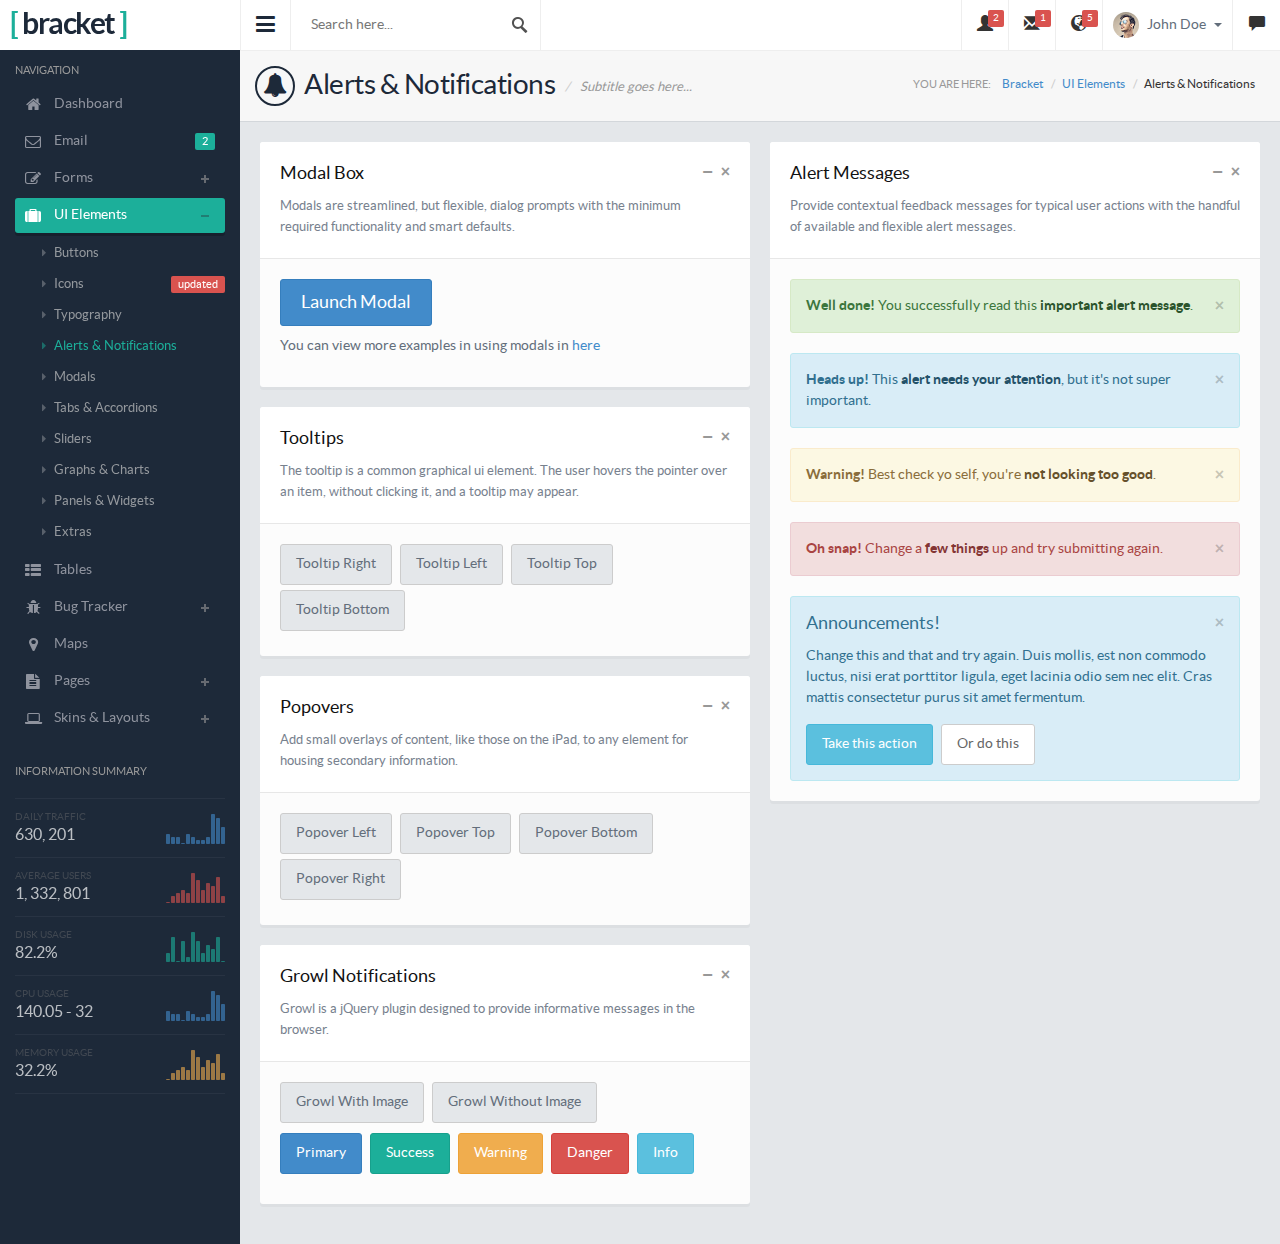
<file: WhaleReport/WhaleReport/Plugins/Templets/bracket/alerts.html>
﻿<!DOCTYPE html>
<html lang="en">
<head>
  <meta charset="utf-8">
  <meta name="viewport" content="width=device-width, initial-scale=1.0, maximum-scale=1.0">
  <meta name="description" content="">
  <meta name="author" content="">
  <link rel="shortcut icon" href="images/favicon.png" type="image/png">

  <title>Bracket Responsive Bootstrap3 Admin</title>

  <link href="css/style.default.css" rel="stylesheet">
  <link href="css/jquery.gritter.css" rel="stylesheet">
        
  <!-- HTML5 shim and Respond.js IE8 support of HTML5 elements and media queries -->
  <!--[if lt IE 9]>
  <script src="js/html5shiv.js"></script>
  <script src="js/respond.min.js"></script>
  <![endif]-->
</head>

<body>



<!-- Preloader -->
<div id="preloader">
    <div id="status"><i class="fa fa-spinner fa-spin"></i></div>
</div>


<section>
  
  <div class="leftpanel">
    
    <div class="logopanel">
        <h1><span>[</span> bracket <span>]</span></h1>
    </div><!-- logopanel -->
    
    <div class="leftpanelinner">
        
        <!-- This is only visible to small devices -->
        <div class="visible-xs hidden-sm hidden-md hidden-lg">   
            <div class="media userlogged">
                <img alt="" src="images/photos/loggeduser.png" class="media-object">
                <div class="media-body">
                    <h4>John Doe</h4>
                    <span>"Life is so..."</span>
                </div>
            </div>
          
            <h5 class="sidebartitle actitle">Account</h5>
            <ul class="nav nav-pills nav-stacked nav-bracket mb30">
              <li><a href="profile.html"><i class="fa fa-user"></i> <span>Profile</span></a></li>
              <li><a href=""><i class="fa fa-cog"></i> <span>Account Settings</span></a></li>
              <li><a href=""><i class="fa fa-question-circle"></i> <span>Help</span></a></li>
              <li><a href="signout.html"><i class="fa fa-sign-out"></i> <span>Sign Out</span></a></li>
            </ul>
        </div>
      
      <h5 class="sidebartitle">Navigation</h5>
      <ul class="nav nav-pills nav-stacked nav-bracket">
        <li><a href="index.html"><i class="fa fa-home"></i> <span>Dashboard</span></a></li>
        <li><a href="email.html"><span class="pull-right badge badge-success">2</span><i class="fa fa-envelope-o"></i> <span>Email</span></a></li>
        <li class="nav-parent"><a href=""><i class="fa fa-edit"></i> <span>Forms</span></a>
          <ul class="children">
            <li><a href="general-forms.html"><i class="fa fa-caret-right"></i> General Forms</a></li>
            <li><a href="form-layouts.html"><i class="fa fa-caret-right"></i> Form Layouts</a></li>
            <li><a href="form-validation.html"><i class="fa fa-caret-right"></i> Form Validation</a></li>
            <li><a href="form-wizards.html"><i class="fa fa-caret-right"></i> Form Wizards</a></li>
            <li><a href="wysiwyg.html"><i class="fa fa-caret-right"></i> Text Editor</a></li>
            <li><a href="code-editor.html"><i class="fa fa-caret-right"></i> Code Editor</a></li>
                                <li><a href="x-editable.html"><i class="fa fa-caret-right"></i> X-Editable</a></li>
          </ul>
        </li>
        <li class="nav-parent nav-active active"><a href=""><i class="fa fa-suitcase"></i> <span>UI Elements</span></a>
          <ul class="children" style="display: block">
            <li><a href="buttons.html"><i class="fa fa-caret-right"></i> Buttons</a></li>
            <li><a href="icons.html"><span class="pull-right badge badge-danger">updated</span><i class="fa fa-caret-right"></i> Icons</a></li>
            <li><a href="typography.html"><i class="fa fa-caret-right"></i> Typography</a></li>
            <li class="active"><a href="alerts.html"><i class="fa fa-caret-right"></i> Alerts &amp; Notifications</a></li>
            <li><a href="modals.html"><i class="fa fa-caret-right"></i> Modals</a></li>
            <li><a href="tabs-accordions.html"><i class="fa fa-caret-right"></i> Tabs &amp; Accordions</a></li>
            <li><a href="sliders.html"><i class="fa fa-caret-right"></i> Sliders</a></li>
            <li><a href="graphs.html"><i class="fa fa-caret-right"></i> Graphs &amp; Charts</a></li>
            <li><a href="widgets.html"><i class="fa fa-caret-right"></i> Panels &amp; Widgets</a></li>
            <li><a href="extras.html"><i class="fa fa-caret-right"></i> Extras</a></li>
          </ul>
        </li>
        <li><a href="tables.html"><i class="fa fa-th-list"></i> <span>Tables</span></a></li>
        <li class="nav-parent"><a href=""><i class="fa fa-bug"></i> <span>Bug Tracker</span></a>
            <ul class="children">
                <li><a href="bug-tracker.html"><i class="fa fa-caret-right"></i> Summary</a></li>
                <li><a href="bug-issues.html"><i class="fa fa-caret-right"></i> Issues</a></li>
                <li><a href="view-issue.html"><i class="fa fa-caret-right"></i> View Issue</a></li>
            </ul>
        </li>
        <li><a href="maps.html"><i class="fa fa-map-marker"></i> <span>Maps</span></a></li>
        <li class="nav-parent"><a href=""><i class="fa fa-file-text"></i> <span>Pages</span></a>
          <ul class="children">
            <li><a href="calendar.html"><i class="fa fa-caret-right"></i> Calendar</a></li>
            <li><a href="media-manager.html"><i class="fa fa-caret-right"></i> Media Manager</a></li>
            <li><a href="timeline.html"><i class="fa fa-caret-right"></i> Timeline</a></li>
            <li><a href="blog-list.html"><i class="fa fa-caret-right"></i> Blog List</a></li>
            <li><a href="blog-single.html"><i class="fa fa-caret-right"></i> Blog Single</a></li>
            <li><a href="people-directory.html"><i class="fa fa-caret-right"></i> People Directory</a></li>
            <li><a href="profile.html"><i class="fa fa-caret-right"></i> Profile</a></li>
            <li><a href="invoice.html"><i class="fa fa-caret-right"></i> Invoice</a></li>
            <li><a href="search-results.html"><i class="fa fa-caret-right"></i> Search Results</a></li>
            <li><a href="blank.html"><i class="fa fa-caret-right"></i> Blank Page</a></li>
            <li><a href="notfound.html"><i class="fa fa-caret-right"></i> 404 Page</a></li>
            <li><a href="locked.html"><i class="fa fa-caret-right"></i> Locked Screen</a></li>
            <li><a href="signin.html"><i class="fa fa-caret-right"></i> Sign In</a></li>
            <li><a href="signup.html"><i class="fa fa-caret-right"></i> Sign Up</a></li>
          </ul>
        </li>
        <li class="nav-parent"><a href="layouts.html"><i class="fa fa-laptop"></i> <span>Skins &amp; Layouts</span></a>
            <ul class="children">
                <li><a href="layouts.html"><i class="fa fa-caret-right"></i> General Layouts</a></li>
                <li><a href="horizontal-menu.html"><i class="fa fa-caret-right"></i> Top Menu</a></li>
                <li><a href="horizontal-menu2.html"><i class="fa fa-caret-right"></i> Top Menu w/ Sidebar</a></li>
                <li><a href="fixed-width.html"><i class="fa fa-caret-right"></i> Fixed Width Page</a></li>
                <li><a href="fixed-width2.html"><i class="fa fa-caret-right"></i> Fixed Width w/ Menu</a></li>
            </ul>
        </li>
      </ul>
      
      <div class="infosummary">
        <h5 class="sidebartitle">Information Summary</h5>
        <ul>
            <li>
                <div class="datainfo">
                    <span class="text-muted">Daily Traffic</span>
                    <h4>630, 201</h4>
                </div>
                <div id="sidebar-chart" class="chart"></div>   
            </li>
            <li>
                <div class="datainfo">
                    <span class="text-muted">Average Users</span>
                    <h4>1, 332, 801</h4>
                </div>
                <div id="sidebar-chart2" class="chart"></div>   
            </li>
            <li>
                <div class="datainfo">
                    <span class="text-muted">Disk Usage</span>
                    <h4>82.2%</h4>
                </div>
                <div id="sidebar-chart3" class="chart"></div>   
            </li>
            <li>
                <div class="datainfo">
                    <span class="text-muted">CPU Usage</span>
                    <h4>140.05 - 32</h4>
                </div>
                <div id="sidebar-chart4" class="chart"></div>   
            </li>
            <li>
                <div class="datainfo">
                    <span class="text-muted">Memory Usage</span>
                    <h4>32.2%</h4>
                </div>
                <div id="sidebar-chart5" class="chart"></div>   
            </li>
        </ul>
      </div><!-- infosummary -->
      
    </div><!-- leftpanelinner -->
  </div><!-- leftpanel -->
  
  <div class="mainpanel">
    
    <div class="headerbar">
      
      <a class="menutoggle"><i class="fa fa-bars"></i></a>
      
      <form class="searchform" action="index.html" method="post">
        <input type="text" class="form-control" name="keyword" placeholder="Search here..." />
      </form>
      
      <div class="header-right">
        <ul class="headermenu">
          <li>
            <div class="btn-group">
              <button class="btn btn-default dropdown-toggle tp-icon" data-toggle="dropdown">
                <i class="glyphicon glyphicon-user"></i>
                <span class="badge">2</span>
              </button>
              <div class="dropdown-menu dropdown-menu-head pull-right">
                <h5 class="title">2 Newly Registered Users</h5>
                <ul class="dropdown-list user-list">
                  <li class="new">
                    <div class="thumb"><a href=""><img src="images/photos/user1.png" alt="" /></a></div>
                    <div class="desc">
                      <h5><a href="">Draniem Daamul (@draniem)</a> <span class="badge badge-success">new</span></h5>
                    </div>
                  </li>
                  <li class="new">
                    <div class="thumb"><a href=""><img src="images/photos/user2.png" alt="" /></a></div>
                    <div class="desc">
                      <h5><a href="">Zaham Sindilmaca (@zaham)</a> <span class="badge badge-success">new</span></h5>
                    </div>
                  </li>
                  <li>
                    <div class="thumb"><a href=""><img src="images/photos/user3.png" alt="" /></a></div>
                    <div class="desc">
                      <h5><a href="">Weno Carasbong (@wenocar)</a></h5>
                    </div>
                  </li>
                  <li>
                    <div class="thumb"><a href=""><img src="images/photos/user4.png" alt="" /></a></div>
                    <div class="desc">
                      <h5><a href="">Nusja Nawancali (@nusja)</a></h5>
                    </div>
                  </li>
                  <li>
                    <div class="thumb"><a href=""><img src="images/photos/user5.png" alt="" /></a></div>
                    <div class="desc">
                      <h5><a href="">Lane Kitmari (@lane_kitmare)</a></h5>
                    </div>
                  </li>
                  <li class="new"><a href="">See All Users</a></li>
                </ul>
              </div>
            </div>
          </li>
          <li>
            <div class="btn-group">
              <button class="btn btn-default dropdown-toggle tp-icon" data-toggle="dropdown">
                <i class="glyphicon glyphicon-envelope"></i>
                <span class="badge">1</span>
              </button>
              <div class="dropdown-menu dropdown-menu-head pull-right">
                <h5 class="title">You Have 1 New Message</h5>
                <ul class="dropdown-list gen-list">
                  <li class="new">
                    <a href="">
                    <span class="thumb"><img src="images/photos/user1.png" alt="" /></span>
                    <span class="desc">
                      <span class="name">Draniem Daamul <span class="badge badge-success">new</span></span>
                      <span class="msg">Lorem ipsum dolor sit amet...</span>
                    </span>
                    </a>
                  </li>
                  <li>
                    <a href="">
                    <span class="thumb"><img src="images/photos/user2.png" alt="" /></span>
                    <span class="desc">
                      <span class="name">Nusja Nawancali</span>
                      <span class="msg">Lorem ipsum dolor sit amet...</span>
                    </span>
                    </a>
                  </li>
                  <li>
                    <a href="">
                    <span class="thumb"><img src="images/photos/user3.png" alt="" /></span>
                    <span class="desc">
                      <span class="name">Weno Carasbong</span>
                      <span class="msg">Lorem ipsum dolor sit amet...</span>
                    </span>
                    </a>
                  </li>
                  <li>
                    <a href="">
                    <span class="thumb"><img src="images/photos/user4.png" alt="" /></span>
                    <span class="desc">
                      <span class="name">Zaham Sindilmaca</span>
                      <span class="msg">Lorem ipsum dolor sit amet...</span>
                    </span>
                    </a>
                  </li>
                  <li>
                    <a href="">
                    <span class="thumb"><img src="images/photos/user5.png" alt="" /></span>
                    <span class="desc">
                      <span class="name">Veno Leongal</span>
                      <span class="msg">Lorem ipsum dolor sit amet...</span>
                    </span>
                    </a>
                  </li>
                  <li class="new"><a href="">Read All Messages</a></li>
                </ul>
              </div>
            </div>
          </li>
          <li>
            <div class="btn-group">
              <button class="btn btn-default dropdown-toggle tp-icon" data-toggle="dropdown">
                <i class="glyphicon glyphicon-globe"></i>
                <span class="badge">5</span>
              </button>
              <div class="dropdown-menu dropdown-menu-head pull-right">
                <h5 class="title">You Have 5 New Notifications</h5>
                <ul class="dropdown-list gen-list">
                  <li class="new">
                    <a href="">
                    <span class="thumb"><img src="images/photos/user4.png" alt="" /></span>
                    <span class="desc">
                      <span class="name">Zaham Sindilmaca <span class="badge badge-success">new</span></span>
                      <span class="msg">is now following you</span>
                    </span>
                    </a>
                  </li>
                  <li class="new">
                    <a href="">
                    <span class="thumb"><img src="images/photos/user5.png" alt="" /></span>
                    <span class="desc">
                      <span class="name">Weno Carasbong <span class="badge badge-success">new</span></span>
                      <span class="msg">is now following you</span>
                    </span>
                    </a>
                  </li>
                  <li class="new">
                    <a href="">
                    <span class="thumb"><img src="images/photos/user3.png" alt="" /></span>
                    <span class="desc">
                      <span class="name">Veno Leongal <span class="badge badge-success">new</span></span>
                      <span class="msg">likes your recent status</span>
                    </span>
                    </a>
                  </li>
                  <li class="new">
                    <a href="">
                    <span class="thumb"><img src="images/photos/user3.png" alt="" /></span>
                    <span class="desc">
                      <span class="name">Nusja Nawancali <span class="badge badge-success">new</span></span>
                      <span class="msg">downloaded your work</span>
                    </span>
                    </a>
                  </li>
                  <li class="new">
                    <a href="">
                    <span class="thumb"><img src="images/photos/user3.png" alt="" /></span>
                    <span class="desc">
                      <span class="name">Nusja Nawancali <span class="badge badge-success">new</span></span>
                      <span class="msg">send you 2 messages</span>
                    </span>
                    </a>
                  </li>
                  <li class="new"><a href="">See All Notifications</a></li>
                </ul>
              </div>
            </div>
          </li>
          <li>
            <div class="btn-group">
              <button type="button" class="btn btn-default dropdown-toggle" data-toggle="dropdown">
                <img src="images/photos/loggeduser.png" alt="" />
                John Doe
                <span class="caret"></span>
              </button>
              <ul class="dropdown-menu dropdown-menu-usermenu pull-right">
                <li><a href="profile.html"><i class="glyphicon glyphicon-user"></i> My Profile</a></li>
                <li><a href="#"><i class="glyphicon glyphicon-cog"></i> Account Settings</a></li>
                <li><a href="#"><i class="glyphicon glyphicon-question-sign"></i> Help</a></li>
                <li><a href="signin.html"><i class="glyphicon glyphicon-log-out"></i> Log Out</a></li>
              </ul>
            </div>
          </li>
          <li>
            <button id="chatview" class="btn btn-default tp-icon chat-icon">
                <i class="glyphicon glyphicon-comment"></i>
            </button>
          </li>
        </ul>
      </div><!-- header-right -->
      
    </div><!-- headerbar -->
        
    <div class="pageheader">
      <h2><i class="fa fa-bell"></i> Alerts &amp; Notifications <span>Subtitle goes here...</span></h2>
      <div class="breadcrumb-wrapper">
        <span class="label">You are here:</span>
        <ol class="breadcrumb">
          <li><a href="index.html">Bracket</a></li>
          <li><a href="buttons.html">UI Elements</a></li>
          <li class="active">Alerts &amp; Notifications</li>
        </ol>
      </div>
    </div>
    
    <div class="contentpanel">
      
      <div class="row">
        
        <div class="col-md-6">
          <div class="panel panel-default">
            <div class="panel-heading">
              <div class="panel-btns">
                <a href="" class="panel-close">&times;</a>
                <a href="" class="minimize">&minus;</a>
              </div><!-- panel-btns -->
              <h4 class="panel-title">Modal Box</h4>
              <p>Modals are streamlined, but flexible, dialog prompts with the minimum required functionality and smart defaults.</p>
            </div><!-- panel-heading -->
            <div class="panel-body">
              
              <!-- Button trigger modal -->
              <button class="btn btn-primary btn-lg mb10" data-toggle="modal" data-target="#myModal">
                Launch Modal
              </button>
              <p>You can view more examples in using modals in <a href="modals.html">here</a></p>
            </div>
          </div><!-- panel -->
          
          <div class="panel panel-default">
            <div class="panel-heading">
              <div class="panel-btns">
                <a href="" class="panel-close">&times;</a>
                <a href="" class="minimize">&minus;</a>
              </div><!-- panel-btns -->
              <h4 class="panel-title">Tooltips</h4>
              <p>The tooltip is a common graphical ui element. The user hovers the pointer over an item, without clicking it, and a tooltip may appear.</p>
            </div><!-- panel-heading -->
            <div class="panel-body">
              
              <div class="tooltip-example">
                <button title="Tooltip on right" data-placement="right" data-toggle="tooltip" class="btn btn-default tooltips" type="button">Tooltip Right</button>
                <button title="" data-placement="left" data-toggle="tooltip" class="btn btn-default tooltips" type="button" data-original-title="Tooltip on left">Tooltip Left</button>
                <button title="Tooltip on top" data-placement="top" data-toggle="tooltip" class="btn btn-default tooltips" type="button">Tooltip Top</button>
                <button title="Tooltip on bottom" data-placement="bottom" data-toggle="tooltip" class="btn btn-default tooltips" type="button">Tooltip Bottom</button>
              </div>
              
            </div>
          </div><!-- panel -->
          
          <div class="panel panel-default">
            <div class="panel-heading">
              <div class="panel-btns">
                <a href="" class="panel-close">&times;</a>
                <a href="" class="minimize">&minus;</a>
              </div><!-- panel-btns -->
              <h4 class="panel-title">Popovers</h4>
              <p>Add small overlays of content, like those on the iPad, to any element for housing secondary information.</p>
            </div><!-- panel-heading -->
            <div class="panel-body">
              
              <div class="popover-example">
                <button data-content="Vivamus sagittis lacus vel augue laoreet rutrum faucibus." data-placement="left" data-toggle="popover" data-container="body" class="btn btn-default popovers" type="button" data-original-title="" title="">
                  Popover Left
                </button>
                <button data-content="Vivamus sagittis lacus vel augue laoreet rutrum faucibus." data-placement="top" data-toggle="popover" data-container="body" class="btn btn-default popovers" type="button" data-original-title="" title="">
                  Popover Top
                </button>
                <button data-content="Vivamus sagittis lacus vel augue laoreet rutrum faucibus." data-placement="bottom" data-toggle="popover" data-container="body" class="btn btn-default popovers" type="button" data-original-title="" title="">
                  Popover Bottom
                </button>
                <button data-content="Vivamus sagittis lacus vel augue laoreet rutrum faucibus." data-placement="right" data-toggle="popover" data-container="body" class="btn btn-default popovers" type="button" data-original-title="" title="">
                  Popover Right
                </button>
              </div>
              
            </div>
          </div><!-- panel -->
          
        </div><!-- col-md-6 -->
        
        <div class="col-md-6">
          
          <div class="panel panel-default">
            <div class="panel-heading">
              <div class="panel-btns">
                <a href="" class="panel-close">&times;</a>
                <a href="" class="minimize">&minus;</a>
              </div><!-- panel-btns -->
              <h4 class="panel-title">Alert Messages</h4>
              <p>Provide contextual feedback messages for typical user actions with the handful of available and flexible alert messages.</p>
            </div><!-- panel-heading -->
            <div class="panel-body">
              
              <div class="alert alert-success">
                <button type="button" class="close" data-dismiss="alert" aria-hidden="true">&times;</button>
                <strong>Well done!</strong> You successfully read this <a href="" class="alert-link">important alert message</a>.
              </div>
              
              <div class="alert alert-info">
                <button type="button" class="close" data-dismiss="alert" aria-hidden="true">&times;</button>
                <strong>Heads up!</strong> This <a href="" class="alert-link">alert needs your attention</a>, but it's not super important.
              </div>
              
              <div class="alert alert-warning">
                <button type="button" class="close" data-dismiss="alert" aria-hidden="true">&times;</button>
                <strong>Warning!</strong> Best check yo self, you're <a href="" class="alert-link">not looking too good</a>.
              </div>
              
              <div class="alert alert-danger">
                <button type="button" class="close" data-dismiss="alert" aria-hidden="true">&times;</button>
                <strong>Oh snap!</strong> Change a <a href="" class="alert-link">few things</a> up and try submitting again.
              </div>
              
              <div class="alert alert-info fade in nomargin">
                <button aria-hidden="true" data-dismiss="alert" class="close" type="button">&times;</button>
                <h4>Announcements!</h4>
                <p>Change this and that and try again. Duis mollis, est non commodo luctus, nisi erat porttitor ligula, eget lacinia odio sem nec elit. Cras mattis consectetur purus sit amet fermentum.</p>
                <p>
                  <button class="btn btn-info" type="button">Take this action</button>
                  <button class="btn btn-white" type="button">Or do this</button>
                </p>
              </div>
              
            </div>
          </div><!-- panel -->
          
        </div><!-- col-md-6 -->
        
      </div><!-- row -->
      
      <div class="row">
        
        <div class="col-md-6">
          
          <div class="panel panel-default">
            <div class="panel-heading">
              <div class="panel-btns">
                <a href="" class="panel-close">&times;</a>
                <a href="" class="minimize">&minus;</a>
              </div><!-- panel-btns -->
              <h4 class="panel-title">Growl Notifications</h4>
              <p>Growl is a jQuery plugin designed to provide informative messages in the browser.</p>
            </div><!-- panel-heading -->
            <div class="panel-body">
              <a href="" class="btn btn-default mr5" id="growl1">Growl With Image</a>
              <a href="" class="btn btn-default" id="growl2">Growl Without Image</a>
              
              <div class="mb10"></div>
              
              <a href="" class="btn btn-primary mr5 mb10" id="growl-primary">Primary</a>
              <a href="" class="btn btn-success mr5 mb10" id="growl-success">Success</a>
              <a href="" class="btn btn-warning mr5 mb10" id="growl-warning">Warning</a>
              <a href="" class="btn btn-danger mr5 mb10" id="growl-danger">Danger</a>
              <a href="" class="btn btn-info mb10" id="growl-info">Info</a>
              
            </div>
          </div><!-- panel -->
          
        </div><!-- col-md-6 -->
        
        <div class="col-md-6">
          
          &nbsp;
          
        </div><!-- col-md-6 -->
        
      </div><!-- row -->
      
    </div><!-- contentpanel -->
    
  </div><!-- mainpanel -->
  
  <div class="rightpanel">
    <!-- Nav tabs -->
    <ul class="nav nav-tabs nav-justified">
        <li class="active"><a href="#rp-alluser" data-toggle="tab"><i class="fa fa-users"></i></a></li>
        <li><a href="#rp-favorites" data-toggle="tab"><i class="fa fa-heart"></i></a></li>
        <li><a href="#rp-history" data-toggle="tab"><i class="fa fa-clock-o"></i></a></li>
        <li><a href="#rp-settings" data-toggle="tab"><i class="fa fa-gear"></i></a></li>
    </ul>
        
    <!-- Tab panes -->
    <div class="tab-content">
        <div class="tab-pane active" id="rp-alluser">
            <h5 class="sidebartitle">Online Users</h5>
            <ul class="chatuserlist">
                <li class="online">
                    <div class="media">
                        <a href="#" class="pull-left media-thumb">
                            <img alt="" src="images/photos/userprofile.png" class="media-object">
                        </a>
                        <div class="media-body">
                            <strong>Eileen Sideways</strong>
                            <small>Los Angeles, CA</small>
                        </div>
                    </div><!-- media -->
                </li>
                <li class="online">
                    <div class="media">
                        <a href="#" class="pull-left media-thumb">
                            <img alt="" src="images/photos/user1.png" class="media-object">
                        </a>
                        <div class="media-body">
                            <span class="pull-right badge badge-danger">2</span>
                            <strong>Zaham Sindilmaca</strong>
                            <small>San Francisco, CA</small>
                        </div>
                    </div><!-- media -->
                </li>
                <li class="online">
                    <div class="media">
                        <a href="#" class="pull-left media-thumb">
                            <img alt="" src="images/photos/user2.png" class="media-object">
                        </a>
                        <div class="media-body">
                            <strong>Nusja Nawancali</strong>
                            <small>Bangkok, Thailand</small>
                        </div>
                    </div><!-- media -->
                </li>
                <li class="online">
                    <div class="media">
                        <a href="#" class="pull-left media-thumb">
                            <img alt="" src="images/photos/user3.png" class="media-object">
                        </a>
                        <div class="media-body">
                            <strong>Renov Leongal</strong>
                            <small>Cebu City, Philippines</small>
                        </div>
                    </div><!-- media -->
                </li>
                <li class="online">
                    <div class="media">
                        <a href="#" class="pull-left media-thumb">
                            <img alt="" src="images/photos/user4.png" class="media-object">
                        </a>
                        <div class="media-body">
                            <strong>Weno Carasbong</strong>
                            <small>Tokyo, Japan</small>
                        </div>
                    </div><!-- media -->
                </li>
            </ul>
            
            <div class="mb30"></div>
            
            <h5 class="sidebartitle">Offline Users</h5>
            <ul class="chatuserlist">
                <li>
                    <div class="media">
                        <a href="#" class="pull-left media-thumb">
                            <img alt="" src="images/photos/user5.png" class="media-object">
                        </a>
                        <div class="media-body">
                            <strong>Eileen Sideways</strong>
                            <small>Los Angeles, CA</small>
                        </div>
                    </div><!-- media -->
                </li>
                <li>
                    <div class="media">
                        <a href="#" class="pull-left media-thumb">
                            <img alt="" src="images/photos/user2.png" class="media-object">
                        </a>
                        <div class="media-body">
                            <strong>Zaham Sindilmaca</strong>
                            <small>San Francisco, CA</small>
                        </div>
                    </div><!-- media -->
                </li>
                <li>
                    <div class="media">
                        <a href="#" class="pull-left media-thumb">
                            <img alt="" src="images/photos/user3.png" class="media-object">
                        </a>
                        <div class="media-body">
                            <strong>Nusja Nawancali</strong>
                            <small>Bangkok, Thailand</small>
                        </div>
                    </div><!-- media -->
                </li>
                <li>
                    <div class="media">
                        <a href="#" class="pull-left media-thumb">
                            <img alt="" src="images/photos/user4.png" class="media-object">
                        </a>
                        <div class="media-body">
                            <strong>Renov Leongal</strong>
                            <small>Cebu City, Philippines</small>
                        </div>
                    </div><!-- media -->
                </li>
                <li>
                    <div class="media">
                        <a href="#" class="pull-left media-thumb">
                            <img alt="" src="images/photos/user5.png" class="media-object">
                        </a>
                        <div class="media-body">
                            <strong>Weno Carasbong</strong>
                            <small>Tokyo, Japan</small>
                        </div>
                    </div><!-- media -->
                </li>
                <li>
                    <div class="media">
                        <a href="#" class="pull-left media-thumb">
                            <img alt="" src="images/photos/user4.png" class="media-object">
                        </a>
                        <div class="media-body">
                            <strong>Renov Leongal</strong>
                            <small>Cebu City, Philippines</small>
                        </div>
                    </div><!-- media -->
                </li>
                <li>
                    <div class="media">
                        <a href="#" class="pull-left media-thumb">
                            <img alt="" src="images/photos/user5.png" class="media-object">
                        </a>
                        <div class="media-body">
                            <strong>Weno Carasbong</strong>
                            <small>Tokyo, Japan</small>
                        </div>
                    </div><!-- media -->
                </li>
            </ul>
        </div>
        <div class="tab-pane" id="rp-favorites">
            <h5 class="sidebartitle">Favorites</h5>
            <ul class="chatuserlist">
                <li class="online">
                    <div class="media">
                        <a href="#" class="pull-left media-thumb">
                            <img alt="" src="images/photos/user2.png" class="media-object">
                        </a>
                        <div class="media-body">
                            <strong>Eileen Sideways</strong>
                            <small>Los Angeles, CA</small>
                        </div>
                    </div><!-- media -->
                </li>
                <li>
                    <div class="media">
                        <a href="#" class="pull-left media-thumb">
                            <img alt="" src="images/photos/user1.png" class="media-object">
                        </a>
                        <div class="media-body">
                            <strong>Zaham Sindilmaca</strong>
                            <small>San Francisco, CA</small>
                        </div>
                    </div><!-- media -->
                </li>
                <li>
                    <div class="media">
                        <a href="#" class="pull-left media-thumb">
                            <img alt="" src="images/photos/user3.png" class="media-object">
                        </a>
                        <div class="media-body">
                            <strong>Nusja Nawancali</strong>
                            <small>Bangkok, Thailand</small>
                        </div>
                    </div><!-- media -->
                </li>
                <li class="online">
                    <div class="media">
                        <a href="#" class="pull-left media-thumb">
                            <img alt="" src="images/photos/user4.png" class="media-object">
                        </a>
                        <div class="media-body">
                            <strong>Renov Leongal</strong>
                            <small>Cebu City, Philippines</small>
                        </div>
                    </div><!-- media -->
                </li>
                <li class="online">
                    <div class="media">
                        <a href="#" class="pull-left media-thumb">
                            <img alt="" src="images/photos/user5.png" class="media-object">
                        </a>
                        <div class="media-body">
                            <strong>Weno Carasbong</strong>
                            <small>Tokyo, Japan</small>
                        </div>
                    </div><!-- media -->
                </li>
            </ul>
        </div>
        <div class="tab-pane" id="rp-history">
            <h5 class="sidebartitle">History</h5>
            <ul class="chatuserlist">
                <li class="online">
                    <div class="media">
                        <a href="#" class="pull-left media-thumb">
                            <img alt="" src="images/photos/user4.png" class="media-object">
                        </a>
                        <div class="media-body">
                            <strong>Eileen Sideways</strong>
                            <small>Hi hello, ctc?... would you mind if I go to your...</small>
                        </div>
                    </div><!-- media -->
                </li>
                <li>
                    <div class="media">
                        <a href="#" class="pull-left media-thumb">
                            <img alt="" src="images/photos/user2.png" class="media-object">
                        </a>
                        <div class="media-body">
                            <strong>Zaham Sindilmaca</strong>
                            <small>This is to inform you that your product that we...</small>
                        </div>
                    </div><!-- media -->
                </li>
                <li>
                    <div class="media">
                        <a href="#" class="pull-left media-thumb">
                            <img alt="" src="images/photos/user3.png" class="media-object">
                        </a>
                        <div class="media-body">
                            <strong>Nusja Nawancali</strong>
                            <small>Are you willing to have a long term relat...</small>
                        </div>
                    </div><!-- media -->
                </li>
            </ul>
        </div>
        <div class="tab-pane pane-settings" id="rp-settings">
            
            <h5 class="sidebartitle mb20">Settings</h5>
            <div class="form-group">
                <label class="col-xs-8 control-label">Show Offline Users</label>
                <div class="col-xs-4 control-label">
                    <div class="toggle toggle-success"></div>
                </div>
            </div>
            
            <div class="form-group">
                <label class="col-xs-8 control-label">Enable History</label>
                <div class="col-xs-4 control-label">
                    <div class="toggle toggle-success"></div>
                </div>
            </div>
            
            <div class="form-group">
                <label class="col-xs-8 control-label">Show Full Name</label>
                <div class="col-xs-4 control-label">
                    <div class="toggle-chat1 toggle-success"></div>
                </div>
            </div>
            
            <div class="form-group">
                <label class="col-xs-8 control-label">Show Location</label>
                <div class="col-xs-4 control-label">
                    <div class="toggle toggle-success"></div>
                </div>
            </div>
            
        </div><!-- tab-pane -->
        
    </div><!-- tab-content -->
  </div><!-- rightpanel -->
  
  
</section>


<!-- Modal -->
<div class="modal fade" id="myModal" tabindex="-1" role="dialog" aria-labelledby="myModalLabel" aria-hidden="true">
  <div class="modal-dialog">
    <div class="modal-content">
      <div class="modal-header">
        <button type="button" class="close" data-dismiss="modal" aria-hidden="true">&times;</button>
        <h4 class="modal-title" id="myModalLabel">Modal title</h4>
      </div>
      <div class="modal-body">
        Content goes here...
      </div>
      <div class="modal-footer">
        <button type="button" class="btn btn-default" data-dismiss="modal">Close</button>
        <button type="button" class="btn btn-primary">Save changes</button>
      </div>
    </div><!-- modal-content -->
  </div><!-- modal-dialog -->
</div><!-- modal -->

<script src="js/jquery-1.11.1.min.js"></script>
<script src="js/jquery-migrate-1.2.1.min.js"></script>
<script src="js/bootstrap.min.js"></script>
<script src="js/modernizr.min.js"></script>
<script src="js/jquery.sparkline.min.js"></script>
<script src="js/toggles.min.js"></script>
<script src="js/retina.min.js"></script>
<script src="js/jquery.cookies.js"></script>


<script src="js/jquery.gritter.min.js"></script>

<script src="js/custom.js"></script>
<script>
jQuery(document).ready(function() {
    
    "use strict";
    
  jQuery('#growl1').click(function(){

	 jQuery.gritter.add({
		// (string | mandatory) the heading of the notification
		title: 'This is a regular notice!',
		// (string | mandatory) the text inside the notification
		text: 'This will fade out after a certain amount of time.',
		// (string | optional) the image to display on the left
		image: 'images/screen.png',
		// (bool | optional) if you want it to fade out on its own or just sit there
		sticky: false,
		// (int | optional) the time you want it to be alive for before fading out
		time: ''
	 });

	 return false;

  });
  
  jQuery('#growl2').click(function(){
	 jQuery.gritter.add({
		title: 'This is a regular notice!',
		text: 'This will fade out after a certain amount of time.',
		sticky: false,
		time: ''
	 });
	 return false;
  });
  
  jQuery('#growl-primary').click(function(){
	 jQuery.gritter.add({
		title: 'This is a regular notice!',
		text: 'This will fade out after a certain amount of time.',
      class_name: 'growl-primary',
      image: 'images/screen.png',
		sticky: false,
		time: ''
	 });
	 return false;
  });
  
  jQuery('#growl-success').click(function(){
	 jQuery.gritter.add({
		title: 'This is a regular notice!',
		text: 'This will fade out after a certain amount of time.',
      class_name: 'growl-success',
      image: 'images/screen.png',
		sticky: false,
		time: ''
	 });
	 return false;
  });
  
  jQuery('#growl-warning').click(function(){
	 jQuery.gritter.add({
		title: 'This is a regular notice!',
		text: 'This will fade out after a certain amount of time.',
      class_name: 'growl-warning',
      image: 'images/screen.png',
		sticky: false,
		time: ''
	 });
	 return false;
  });
  
  jQuery('#growl-danger').click(function(){
	 jQuery.gritter.add({
		title: 'This is a regular notice!',
		text: 'This will fade out after a certain amount of time.',
      class_name: 'growl-danger',
      image: 'images/screen.png',
		sticky: false,
		time: ''
	 });
	 return false;
  });
  
  jQuery('#growl-info').click(function(){
	 jQuery.gritter.add({
		title: 'This is a regular notice!',
		text: 'This will fade out after a certain amount of time.',
      class_name: 'growl-info',
      image: 'images/screen.png',
		sticky: false,
		time: ''
	 });
	 return false;
  });

});
</script>

</body>
</html>
</file>
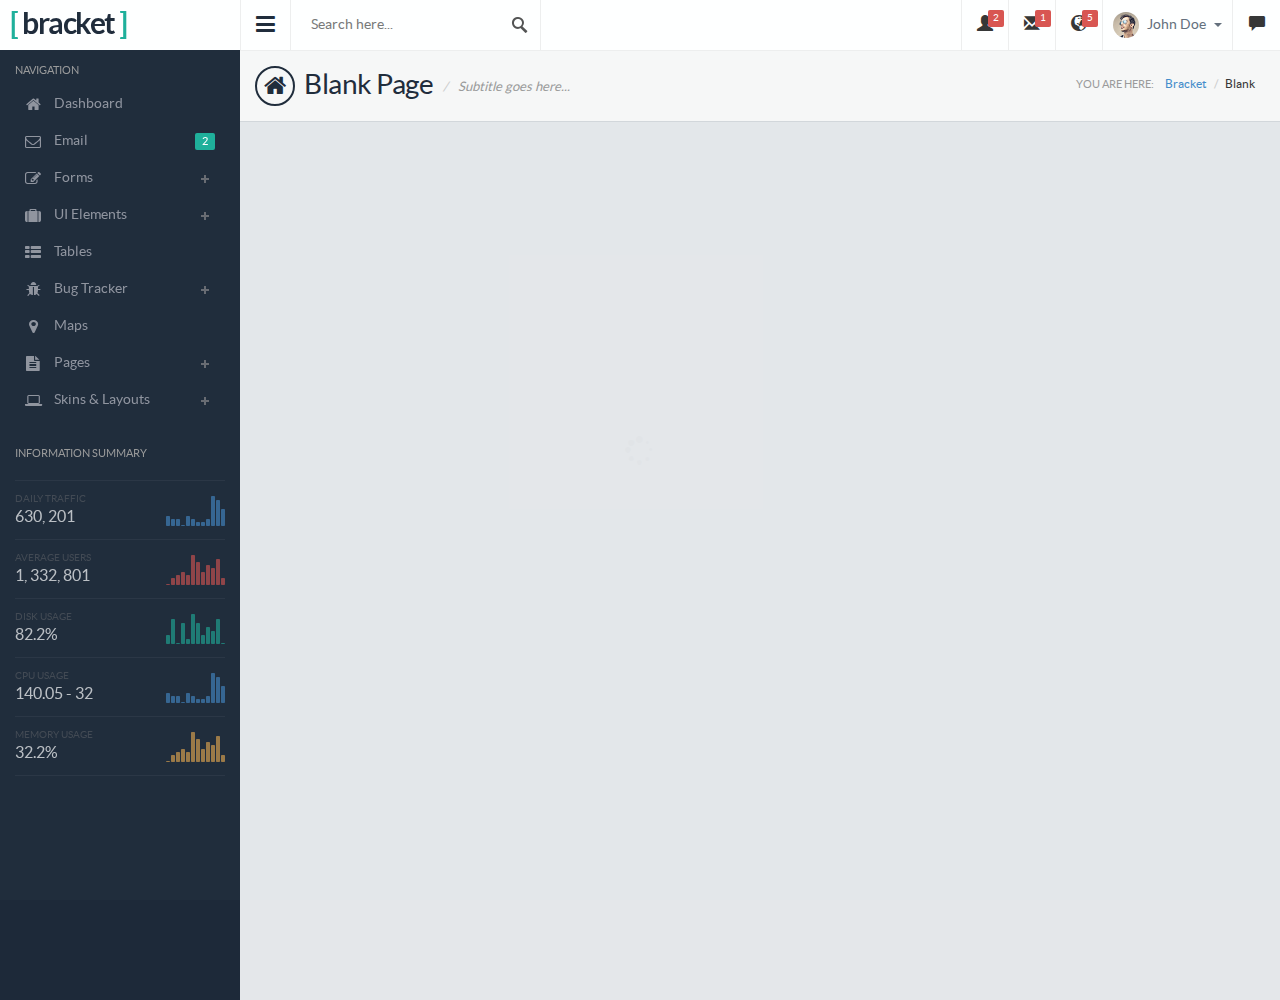
<file: WhaleReport/WhaleReport/Plugins/Templets/bracket/blank.html>
﻿<!DOCTYPE html>
<html lang="en">
    <head>
        <meta charset="utf-8">
        <meta name="viewport" content="width=device-width, initial-scale=1.0, maximum-scale=1.0">
        <meta name="description" content="">
        <meta name="author" content="">
        <link rel="shortcut icon" href="images/favicon.png" type="image/png">

        <title>Bracket Responsive Bootstrap3 Admin</title>

        <link href="css/style.default.css" rel="stylesheet">

        <!-- HTML5 shim and Respond.js IE8 support of HTML5 elements and media queries -->
        <!--[if lt IE 9]>
        <script src="js/html5shiv.js"></script>
        <script src="js/respond.min.js"></script>
        <![endif]-->
    </head>

    <body>



<!-- Preloader -->
<div id="preloader">
    <div id="status"><i class="fa fa-spinner fa-spin"></i></div>
</div>

        

        <section>

            <div class="leftpanel">

                <div class="logopanel">
                    <h1><span>[</span> bracket <span>]</span></h1>
                </div><!-- logopanel -->

                <div class="leftpanelinner">

                    <!-- This is only visible to small devices -->
                    <div class="visible-xs hidden-sm hidden-md hidden-lg">   
                        <div class="media userlogged">
                            <img alt="" src="images/photos/loggeduser.png" class="media-object">
                            <div class="media-body">
                                <h4>John Doe</h4>
                                <span>"Life is so..."</span>
                            </div>
                        </div>

                        <h5 class="sidebartitle actitle">Account</h5>
                        <ul class="nav nav-pills nav-stacked nav-bracket mb30">
                            <li><a href="profile.html"><i class="fa fa-user"></i> <span>Profile</span></a></li>
                            <li><a href=""><i class="fa fa-cog"></i> <span>Account Settings</span></a></li>
                            <li><a href=""><i class="fa fa-question-circle"></i> <span>Help</span></a></li>
                            <li><a href="signout.html"><i class="fa fa-sign-out"></i> <span>Sign Out</span></a></li>
                        </ul>
                    </div>

                    <h5 class="sidebartitle">Navigation</h5>
                    <ul class="nav nav-pills nav-stacked nav-bracket">
                        <li><a href="index.html"><i class="fa fa-home"></i> <span>Dashboard</span></a></li>
                        <li><a href="email.html"><span class="pull-right badge badge-success">2</span><i class="fa fa-envelope-o"></i> <span>Email</span></a></li>
                        <li class="nav-parent"><a href=""><i class="fa fa-edit"></i> <span>Forms</span></a>
                            <ul class="children">
                                <li><a href="general-forms.html"><i class="fa fa-caret-right"></i> General Forms</a></li>
                                <li><a href="form-layouts.html"><i class="fa fa-caret-right"></i> Form Layouts</a></li>
                                <li><a href="form-validation.html"><i class="fa fa-caret-right"></i> Form Validation</a></li>
                                <li><a href="form-wizards.html"><i class="fa fa-caret-right"></i> Form Wizards</a></li>
                                <li><a href="wysiwyg.html"><i class="fa fa-caret-right"></i> Text Editor</a></li>
                                <li><a href="code-editor.html"><i class="fa fa-caret-right"></i> Code Editor</a></li>
                                <li><a href="x-editable.html"><i class="fa fa-caret-right"></i> X-Editable</a></li>
                            </ul>
                        </li>
                        <li class="nav-parent"><a href=""><i class="fa fa-suitcase"></i> <span>UI Elements</span></a>
                            <ul class="children">
                                <li><a href="buttons.html"><i class="fa fa-caret-right"></i> Buttons</a></li>
                                <li><a href="icons.html"><span class="pull-right badge badge-danger">updated</span><i class="fa fa-caret-right"></i> Icons</a></li>
                                <li><a href="typography.html"><i class="fa fa-caret-right"></i> Typography</a></li>
                                <li><a href="alerts.html"><i class="fa fa-caret-right"></i> Alerts &amp; Notifications</a></li>
                                <li><a href="modals.html"><i class="fa fa-caret-right"></i> Modals</a></li>
                                <li><a href="tabs-accordions.html"><i class="fa fa-caret-right"></i> Tabs &amp; Accordions</a></li>
                                <li><a href="sliders.html"><i class="fa fa-caret-right"></i> Sliders</a></li>
                                <li><a href="graphs.html"><i class="fa fa-caret-right"></i> Graphs &amp; Charts</a></li>
                                <li><a href="widgets.html"><i class="fa fa-caret-right"></i> Panels &amp; Widgets</a></li>
                                <li><a href="extras.html"><i class="fa fa-caret-right"></i> Extras</a></li>
                            </ul>
                        </li>
                        <li><a href="tables.html"><i class="fa fa-th-list"></i> <span>Tables</span></a></li>
                        <li class="nav-parent"><a href=""><i class="fa fa-bug"></i> <span>Bug Tracker</span></a>
                            <ul class="children">
                                <li><a href="bug-tracker.html"><i class="fa fa-caret-right"></i> Summary</a></li>
                                <li><a href="bug-issues.html"><i class="fa fa-caret-right"></i> Issues</a></li>
                                <li><a href="view-issue.html"><i class="fa fa-caret-right"></i> View Issue</a></li>
                            </ul>
                        </li>
                        <li><a href="maps.html"><i class="fa fa-map-marker"></i> <span>Maps</span></a></li>
                        <li class="nav-parent"><a href=""><i class="fa fa-file-text"></i> <span>Pages</span></a>
                            <ul class="children">
                                <li><a href="calendar.html"><i class="fa fa-caret-right"></i> Calendar</a></li>
                                <li><a href="media-manager.html"><i class="fa fa-caret-right"></i> Media Manager</a></li>
                                <li><a href="timeline.html"><i class="fa fa-caret-right"></i> Timeline</a></li>
                                <li><a href="blog-list.html"><i class="fa fa-caret-right"></i> Blog List</a></li>
                                <li><a href="blog-single.html"><i class="fa fa-caret-right"></i> Blog Single</a></li>
                                <li><a href="people-directory.html"><i class="fa fa-caret-right"></i> People Directory</a></li>
                                <li><a href="profile.html"><i class="fa fa-caret-right"></i> Profile</a></li>
                                <li><a href="invoice.html"><i class="fa fa-caret-right"></i> Invoice</a></li>
                                <li><a href="search-results.html"><i class="fa fa-caret-right"></i> Search Results</a></li>
                                <li><a href="blank.html"><i class="fa fa-caret-right"></i> Blank Page</a></li>
                                <li><a href="notfound.html"><i class="fa fa-caret-right"></i> 404 Page</a></li>
                                <li><a href="locked.html"><i class="fa fa-caret-right"></i> Locked Screen</a></li>
                                <li><a href="signin.html"><i class="fa fa-caret-right"></i> Sign In</a></li>
                                <li><a href="signup.html"><i class="fa fa-caret-right"></i> Sign Up</a></li>
                            </ul>
                        </li>
                        <li class="nav-parent"><a href="layouts.html"><i class="fa fa-laptop"></i> <span>Skins &amp; Layouts</span></a>
                            <ul class="children">
                                <li><a href="layouts.html"><i class="fa fa-caret-right"></i> General Layouts</a></li>
                                <li><a href="horizontal-menu.html"><i class="fa fa-caret-right"></i> Top Menu</a></li>
                                <li><a href="horizontal-menu2.html"><i class="fa fa-caret-right"></i> Top Menu w/ Sidebar</a></li>
                                <li><a href="fixed-width.html"><i class="fa fa-caret-right"></i> Fixed Width Page</a></li>
                                <li><a href="fixed-width2.html"><i class="fa fa-caret-right"></i> Fixed Width w/ Menu</a></li>
                            </ul>
                        </li>
                    </ul>

                    <div class="infosummary">
                        <h5 class="sidebartitle">Information Summary</h5>    
                        <ul>
                            <li>
                                <div class="datainfo">
                                    <span class="text-muted">Daily Traffic</span>
                                    <h4>630, 201</h4>
                                </div>
                                <div id="sidebar-chart" class="chart"></div>   
                            </li>
                            <li>
                                <div class="datainfo">
                                    <span class="text-muted">Average Users</span>
                                    <h4>1, 332, 801</h4>
                                </div>
                                <div id="sidebar-chart2" class="chart"></div>   
                            </li>
                            <li>
                                <div class="datainfo">
                                    <span class="text-muted">Disk Usage</span>
                                    <h4>82.2%</h4>
                                </div>
                                <div id="sidebar-chart3" class="chart"></div>   
                            </li>
                            <li>
                                <div class="datainfo">
                                    <span class="text-muted">CPU Usage</span>
                                    <h4>140.05 - 32</h4>
                                </div>
                                <div id="sidebar-chart4" class="chart"></div>   
                            </li>
                            <li>
                                <div class="datainfo">
                                    <span class="text-muted">Memory Usage</span>
                                    <h4>32.2%</h4>
                                </div>
                                <div id="sidebar-chart5" class="chart"></div>   
                            </li>
                        </ul>
                    </div><!-- infosummary -->

                </div><!-- leftpanelinner -->
            </div><!-- leftpanel -->

            <div class="mainpanel">

                <div class="headerbar">

                    <a class="menutoggle"><i class="fa fa-bars"></i></a>

                    <form class="searchform" action="index.html" method="post">
                        <input type="text" class="form-control" name="keyword" placeholder="Search here..." />
                    </form>

                    <div class="header-right">
                        <ul class="headermenu">
                            <li>
                                <div class="btn-group">
                                    <button class="btn btn-default dropdown-toggle tp-icon" data-toggle="dropdown">
                                        <i class="glyphicon glyphicon-user"></i>
                                        <span class="badge">2</span>
                                    </button>
                                    <div class="dropdown-menu dropdown-menu-head pull-right">
                                        <h5 class="title">2 Newly Registered Users</h5>
                                        <ul class="dropdown-list user-list">
                                            <li class="new">
                                                <div class="thumb"><a href=""><img src="images/photos/user1.png" alt="" /></a></div>
                                                <div class="desc">
                                                    <h5><a href="">Draniem Daamul (@draniem)</a> <span class="badge badge-success">new</span></h5>
                                                </div>
                                            </li>
                                            <li class="new">
                                                <div class="thumb"><a href=""><img src="images/photos/user2.png" alt="" /></a></div>
                                                <div class="desc">
                                                    <h5><a href="">Zaham Sindilmaca (@zaham)</a> <span class="badge badge-success">new</span></h5>
                                                </div>
                                            </li>
                                            <li>
                                                <div class="thumb"><a href=""><img src="images/photos/user3.png" alt="" /></a></div>
                                                <div class="desc">
                                                    <h5><a href="">Weno Carasbong (@wenocar)</a></h5>
                                                </div>
                                            </li>
                                            <li>
                                                <div class="thumb"><a href=""><img src="images/photos/user4.png" alt="" /></a></div>
                                                <div class="desc">
                                                    <h5><a href="">Nusja Nawancali (@nusja)</a></h5>
                                                </div>
                                            </li>
                                            <li>
                                                <div class="thumb"><a href=""><img src="images/photos/user5.png" alt="" /></a></div>
                                                <div class="desc">
                                                    <h5><a href="">Lane Kitmari (@lane_kitmare)</a></h5>
                                                </div>
                                            </li>
                                            <li class="new"><a href="">See All Users</a></li>
                                        </ul>
                                    </div>
                                </div>
                            </li>
                            <li>
                                <div class="btn-group">
                                    <button class="btn btn-default dropdown-toggle tp-icon" data-toggle="dropdown">
                                        <i class="glyphicon glyphicon-envelope"></i>
                                        <span class="badge">1</span>
                                    </button>
                                    <div class="dropdown-menu dropdown-menu-head pull-right">
                                        <h5 class="title">You Have 1 New Message</h5>
                                        <ul class="dropdown-list gen-list">
                                            <li class="new">
                                                <a href="">
                                                    <span class="thumb"><img src="images/photos/user1.png" alt="" /></span>
                                                    <span class="desc">
                                                        <span class="name">Draniem Daamul <span class="badge badge-success">new</span></span>
                                                        <span class="msg">Lorem ipsum dolor sit amet...</span>
                                                    </span>
                                                </a>
                                            </li>
                                            <li>
                                                <a href="">
                                                    <span class="thumb"><img src="images/photos/user2.png" alt="" /></span>
                                                    <span class="desc">
                                                        <span class="name">Nusja Nawancali</span>
                                                        <span class="msg">Lorem ipsum dolor sit amet...</span>
                                                    </span>
                                                </a>
                                            </li>
                                            <li>
                                                <a href="">
                                                    <span class="thumb"><img src="images/photos/user3.png" alt="" /></span>
                                                    <span class="desc">
                                                        <span class="name">Weno Carasbong</span>
                                                        <span class="msg">Lorem ipsum dolor sit amet...</span>
                                                    </span>
                                                </a>
                                            </li>
                                            <li>
                                                <a href="">
                                                    <span class="thumb"><img src="images/photos/user4.png" alt="" /></span>
                                                    <span class="desc">
                                                        <span class="name">Zaham Sindilmaca</span>
                                                        <span class="msg">Lorem ipsum dolor sit amet...</span>
                                                    </span>
                                                </a>
                                            </li>
                                            <li>
                                                <a href="">
                                                    <span class="thumb"><img src="images/photos/user5.png" alt="" /></span>
                                                    <span class="desc">
                                                        <span class="name">Veno Leongal</span>
                                                        <span class="msg">Lorem ipsum dolor sit amet...</span>
                                                    </span>
                                                </a>
                                            </li>
                                            <li class="new"><a href="">Read All Messages</a></li>
                                        </ul>
                                    </div>
                                </div>
                            </li>
                            <li>
                                <div class="btn-group">
                                    <button class="btn btn-default dropdown-toggle tp-icon" data-toggle="dropdown">
                                        <i class="glyphicon glyphicon-globe"></i>
                                        <span class="badge">5</span>
                                    </button>
                                    <div class="dropdown-menu dropdown-menu-head pull-right">
                                        <h5 class="title">You Have 5 New Notifications</h5>
                                        <ul class="dropdown-list gen-list">
                                            <li class="new">
                                                <a href="">
                                                    <span class="thumb"><img src="images/photos/user4.png" alt="" /></span>
                                                    <span class="desc">
                                                        <span class="name">Zaham Sindilmaca <span class="badge badge-success">new</span></span>
                                                        <span class="msg">is now following you</span>
                                                    </span>
                                                </a>
                                            </li>
                                            <li class="new">
                                                <a href="">
                                                    <span class="thumb"><img src="images/photos/user5.png" alt="" /></span>
                                                    <span class="desc">
                                                        <span class="name">Weno Carasbong <span class="badge badge-success">new</span></span>
                                                        <span class="msg">is now following you</span>
                                                    </span>
                                                </a>
                                            </li>
                                            <li class="new">
                                                <a href="">
                                                    <span class="thumb"><img src="images/photos/user3.png" alt="" /></span>
                                                    <span class="desc">
                                                        <span class="name">Veno Leongal <span class="badge badge-success">new</span></span>
                                                        <span class="msg">likes your recent status</span>
                                                    </span>
                                                </a>
                                            </li>
                                            <li class="new">
                                                <a href="">
                                                    <span class="thumb"><img src="images/photos/user3.png" alt="" /></span>
                                                    <span class="desc">
                                                        <span class="name">Nusja Nawancali <span class="badge badge-success">new</span></span>
                                                        <span class="msg">downloaded your work</span>
                                                    </span>
                                                </a>
                                            </li>
                                            <li class="new">
                                                <a href="">
                                                    <span class="thumb"><img src="images/photos/user3.png" alt="" /></span>
                                                    <span class="desc">
                                                        <span class="name">Nusja Nawancali <span class="badge badge-success">new</span></span>
                                                        <span class="msg">send you 2 messages</span>
                                                    </span>
                                                </a>
                                            </li>
                                            <li class="new"><a href="">See All Notifications</a></li>
                                        </ul>
                                    </div>
                                </div>
                            </li>
                            <li>
                                <div class="btn-group">
                                    <button type="button" class="btn btn-default dropdown-toggle" data-toggle="dropdown">
                                        <img src="images/photos/loggeduser.png" alt="" />
                                        John Doe
                                        <span class="caret"></span>
                                    </button>
                                    <ul class="dropdown-menu dropdown-menu-usermenu pull-right">
                                        <li><a href="profile.html"><i class="glyphicon glyphicon-user"></i> My Profile</a></li>
                                        <li><a href="#"><i class="glyphicon glyphicon-cog"></i> Account Settings</a></li>
                                        <li><a href="#"><i class="glyphicon glyphicon-question-sign"></i> Help</a></li>
                                        <li><a href="signin.html"><i class="glyphicon glyphicon-log-out"></i> Log Out</a></li>
                                    </ul>
                                </div>
                            </li>
                            <li>
                                <button id="chatview" class="btn btn-default tp-icon chat-icon">
                                    <i class="glyphicon glyphicon-comment"></i>
                                </button>
                            </li>
                        </ul>
                    </div><!-- header-right -->

                </div><!-- headerbar -->

                <div class="pageheader">
                    <h2><i class="fa fa-home"></i> Blank Page <span>Subtitle goes here...</span></h2>
                    <div class="breadcrumb-wrapper">
                        <span class="label">You are here:</span>
                        <ol class="breadcrumb">
                            <li><a href="index.html">Bracket</a></li>
                            <li class="active">Blank</li>
                        </ol>
                    </div>
                </div>

                <div class="contentpanel">
                    <!-- content goes here... -->
                </div>

            </div><!-- mainpanel -->

            <div class="rightpanel">
                <!-- Nav tabs -->
                <ul class="nav nav-tabs nav-justified">
                    <li class="active"><a href="#rp-alluser" data-toggle="tab"><i class="fa fa-users"></i></a></li>
                    <li><a href="#rp-favorites" data-toggle="tab"><i class="fa fa-heart"></i></a></li>
                    <li><a href="#rp-history" data-toggle="tab"><i class="fa fa-clock-o"></i></a></li>
                    <li><a href="#rp-settings" data-toggle="tab"><i class="fa fa-gear"></i></a></li>
                </ul>

                <!-- Tab panes -->
                <div class="tab-content">
                    <div class="tab-pane active" id="rp-alluser">
                        <h5 class="sidebartitle">Online Users</h5>
                        <ul class="chatuserlist">
                            <li class="online">
                                <div class="media">
                                    <a href="#" class="pull-left media-thumb">
                                        <img alt="" src="images/photos/userprofile.png" class="media-object">
                                    </a>
                                    <div class="media-body">
                                        <strong>Eileen Sideways</strong>
                                        <small>Los Angeles, CA</small>
                                    </div>
                                </div><!-- media -->
                            </li>
                            <li class="online">
                                <div class="media">
                                    <a href="#" class="pull-left media-thumb">
                                        <img alt="" src="images/photos/user1.png" class="media-object">
                                    </a>
                                    <div class="media-body">
                                        <span class="pull-right badge badge-danger">2</span>
                                        <strong>Zaham Sindilmaca</strong>
                                        <small>San Francisco, CA</small>
                                    </div>
                                </div><!-- media -->
                            </li>
                            <li class="online">
                                <div class="media">
                                    <a href="#" class="pull-left media-thumb">
                                        <img alt="" src="images/photos/user2.png" class="media-object">
                                    </a>
                                    <div class="media-body">
                                        <strong>Nusja Nawancali</strong>
                                        <small>Bangkok, Thailand</small>
                                    </div>
                                </div><!-- media -->
                            </li>
                            <li class="online">
                                <div class="media">
                                    <a href="#" class="pull-left media-thumb">
                                        <img alt="" src="images/photos/user3.png" class="media-object">
                                    </a>
                                    <div class="media-body">
                                        <strong>Renov Leongal</strong>
                                        <small>Cebu City, Philippines</small>
                                    </div>
                                </div><!-- media -->
                            </li>
                            <li class="online">
                                <div class="media">
                                    <a href="#" class="pull-left media-thumb">
                                        <img alt="" src="images/photos/user4.png" class="media-object">
                                    </a>
                                    <div class="media-body">
                                        <strong>Weno Carasbong</strong>
                                        <small>Tokyo, Japan</small>
                                    </div>
                                </div><!-- media -->
                            </li>
                        </ul>

                        <div class="mb30"></div>

                        <h5 class="sidebartitle">Offline Users</h5>
                        <ul class="chatuserlist">
                            <li>
                                <div class="media">
                                    <a href="#" class="pull-left media-thumb">
                                        <img alt="" src="images/photos/user5.png" class="media-object">
                                    </a>
                                    <div class="media-body">
                                        <strong>Eileen Sideways</strong>
                                        <small>Los Angeles, CA</small>
                                    </div>
                                </div><!-- media -->
                            </li>
                            <li>
                                <div class="media">
                                    <a href="#" class="pull-left media-thumb">
                                        <img alt="" src="images/photos/user2.png" class="media-object">
                                    </a>
                                    <div class="media-body">
                                        <strong>Zaham Sindilmaca</strong>
                                        <small>San Francisco, CA</small>
                                    </div>
                                </div><!-- media -->
                            </li>
                            <li>
                                <div class="media">
                                    <a href="#" class="pull-left media-thumb">
                                        <img alt="" src="images/photos/user3.png" class="media-object">
                                    </a>
                                    <div class="media-body">
                                        <strong>Nusja Nawancali</strong>
                                        <small>Bangkok, Thailand</small>
                                    </div>
                                </div><!-- media -->
                            </li>
                            <li>
                                <div class="media">
                                    <a href="#" class="pull-left media-thumb">
                                        <img alt="" src="images/photos/user4.png" class="media-object">
                                    </a>
                                    <div class="media-body">
                                        <strong>Renov Leongal</strong>
                                        <small>Cebu City, Philippines</small>
                                    </div>
                                </div><!-- media -->
                            </li>
                            <li>
                                <div class="media">
                                    <a href="#" class="pull-left media-thumb">
                                        <img alt="" src="images/photos/user5.png" class="media-object">
                                    </a>
                                    <div class="media-body">
                                        <strong>Weno Carasbong</strong>
                                        <small>Tokyo, Japan</small>
                                    </div>
                                </div><!-- media -->
                            </li>
                            <li>
                                <div class="media">
                                    <a href="#" class="pull-left media-thumb">
                                        <img alt="" src="images/photos/user4.png" class="media-object">
                                    </a>
                                    <div class="media-body">
                                        <strong>Renov Leongal</strong>
                                        <small>Cebu City, Philippines</small>
                                    </div>
                                </div><!-- media -->
                            </li>
                            <li>
                                <div class="media">
                                    <a href="#" class="pull-left media-thumb">
                                        <img alt="" src="images/photos/user5.png" class="media-object">
                                    </a>
                                    <div class="media-body">
                                        <strong>Weno Carasbong</strong>
                                        <small>Tokyo, Japan</small>
                                    </div>
                                </div><!-- media -->
                            </li>
                        </ul>
                    </div>
                    <div class="tab-pane" id="rp-favorites">
                        <h5 class="sidebartitle">Favorites</h5>
                        <ul class="chatuserlist">
                            <li class="online">
                                <div class="media">
                                    <a href="#" class="pull-left media-thumb">
                                        <img alt="" src="images/photos/user2.png" class="media-object">
                                    </a>
                                    <div class="media-body">
                                        <strong>Eileen Sideways</strong>
                                        <small>Los Angeles, CA</small>
                                    </div>
                                </div><!-- media -->
                            </li>
                            <li>
                                <div class="media">
                                    <a href="#" class="pull-left media-thumb">
                                        <img alt="" src="images/photos/user1.png" class="media-object">
                                    </a>
                                    <div class="media-body">
                                        <strong>Zaham Sindilmaca</strong>
                                        <small>San Francisco, CA</small>
                                    </div>
                                </div><!-- media -->
                            </li>
                            <li>
                                <div class="media">
                                    <a href="#" class="pull-left media-thumb">
                                        <img alt="" src="images/photos/user3.png" class="media-object">
                                    </a>
                                    <div class="media-body">
                                        <strong>Nusja Nawancali</strong>
                                        <small>Bangkok, Thailand</small>
                                    </div>
                                </div><!-- media -->
                            </li>
                            <li class="online">
                                <div class="media">
                                    <a href="#" class="pull-left media-thumb">
                                        <img alt="" src="images/photos/user4.png" class="media-object">
                                    </a>
                                    <div class="media-body">
                                        <strong>Renov Leongal</strong>
                                        <small>Cebu City, Philippines</small>
                                    </div>
                                </div><!-- media -->
                            </li>
                            <li class="online">
                                <div class="media">
                                    <a href="#" class="pull-left media-thumb">
                                        <img alt="" src="images/photos/user5.png" class="media-object">
                                    </a>
                                    <div class="media-body">
                                        <strong>Weno Carasbong</strong>
                                        <small>Tokyo, Japan</small>
                                    </div>
                                </div><!-- media -->
                            </li>
                        </ul>
                    </div>
                    <div class="tab-pane" id="rp-history">
                        <h5 class="sidebartitle">History</h5>
                        <ul class="chatuserlist">
                            <li class="online">
                                <div class="media">
                                    <a href="#" class="pull-left media-thumb">
                                        <img alt="" src="images/photos/user4.png" class="media-object">
                                    </a>
                                    <div class="media-body">
                                        <strong>Eileen Sideways</strong>
                                        <small>Hi hello, ctc?... would you mind if I go to your...</small>
                                    </div>
                                </div><!-- media -->
                            </li>
                            <li>
                                <div class="media">
                                    <a href="#" class="pull-left media-thumb">
                                        <img alt="" src="images/photos/user2.png" class="media-object">
                                    </a>
                                    <div class="media-body">
                                        <strong>Zaham Sindilmaca</strong>
                                        <small>This is to inform you that your product that we...</small>
                                    </div>
                                </div><!-- media -->
                            </li>
                            <li>
                                <div class="media">
                                    <a href="#" class="pull-left media-thumb">
                                        <img alt="" src="images/photos/user3.png" class="media-object">
                                    </a>
                                    <div class="media-body">
                                        <strong>Nusja Nawancali</strong>
                                        <small>Are you willing to have a long term relat...</small>
                                    </div>
                                </div><!-- media -->
                            </li>
                        </ul>
                    </div>
                    <div class="tab-pane pane-settings" id="rp-settings">

                        <h5 class="sidebartitle mb20">Settings</h5>
                        <div class="form-group">
                            <label class="col-xs-8 control-label">Show Offline Users</label>
                            <div class="col-xs-4 control-label">
                                <div class="toggle toggle-success"></div>
                            </div>
                        </div>

                        <div class="form-group">
                            <label class="col-xs-8 control-label">Enable History</label>
                            <div class="col-xs-4 control-label">
                                <div class="toggle toggle-success"></div>
                            </div>
                        </div>

                        <div class="form-group">
                            <label class="col-xs-8 control-label">Show Full Name</label>
                            <div class="col-xs-4 control-label">
                                <div class="toggle-chat1 toggle-success"></div>
                            </div>
                        </div>

                        <div class="form-group">
                            <label class="col-xs-8 control-label">Show Location</label>
                            <div class="col-xs-4 control-label">
                                <div class="toggle toggle-success"></div>
                            </div>
                        </div>

                    </div><!-- tab-pane -->

                </div><!-- tab-content -->
            </div><!-- rightpanel -->

        </section>



        <script src="js/jquery-1.11.1.min.js"></script>
        <script src="js/jquery-migrate-1.2.1.min.js"></script>
        <script src="js/bootstrap.min.js"></script>
        <script src="js/modernizr.min.js"></script>
        <script src="js/jquery.sparkline.min.js"></script>
        <script src="js/toggles.min.js"></script>
        <script src="js/retina.min.js"></script>
        <script src="js/jquery.cookies.js"></script>


        <script src="js/custom.js"></script>

    </body>
</html>
</file>
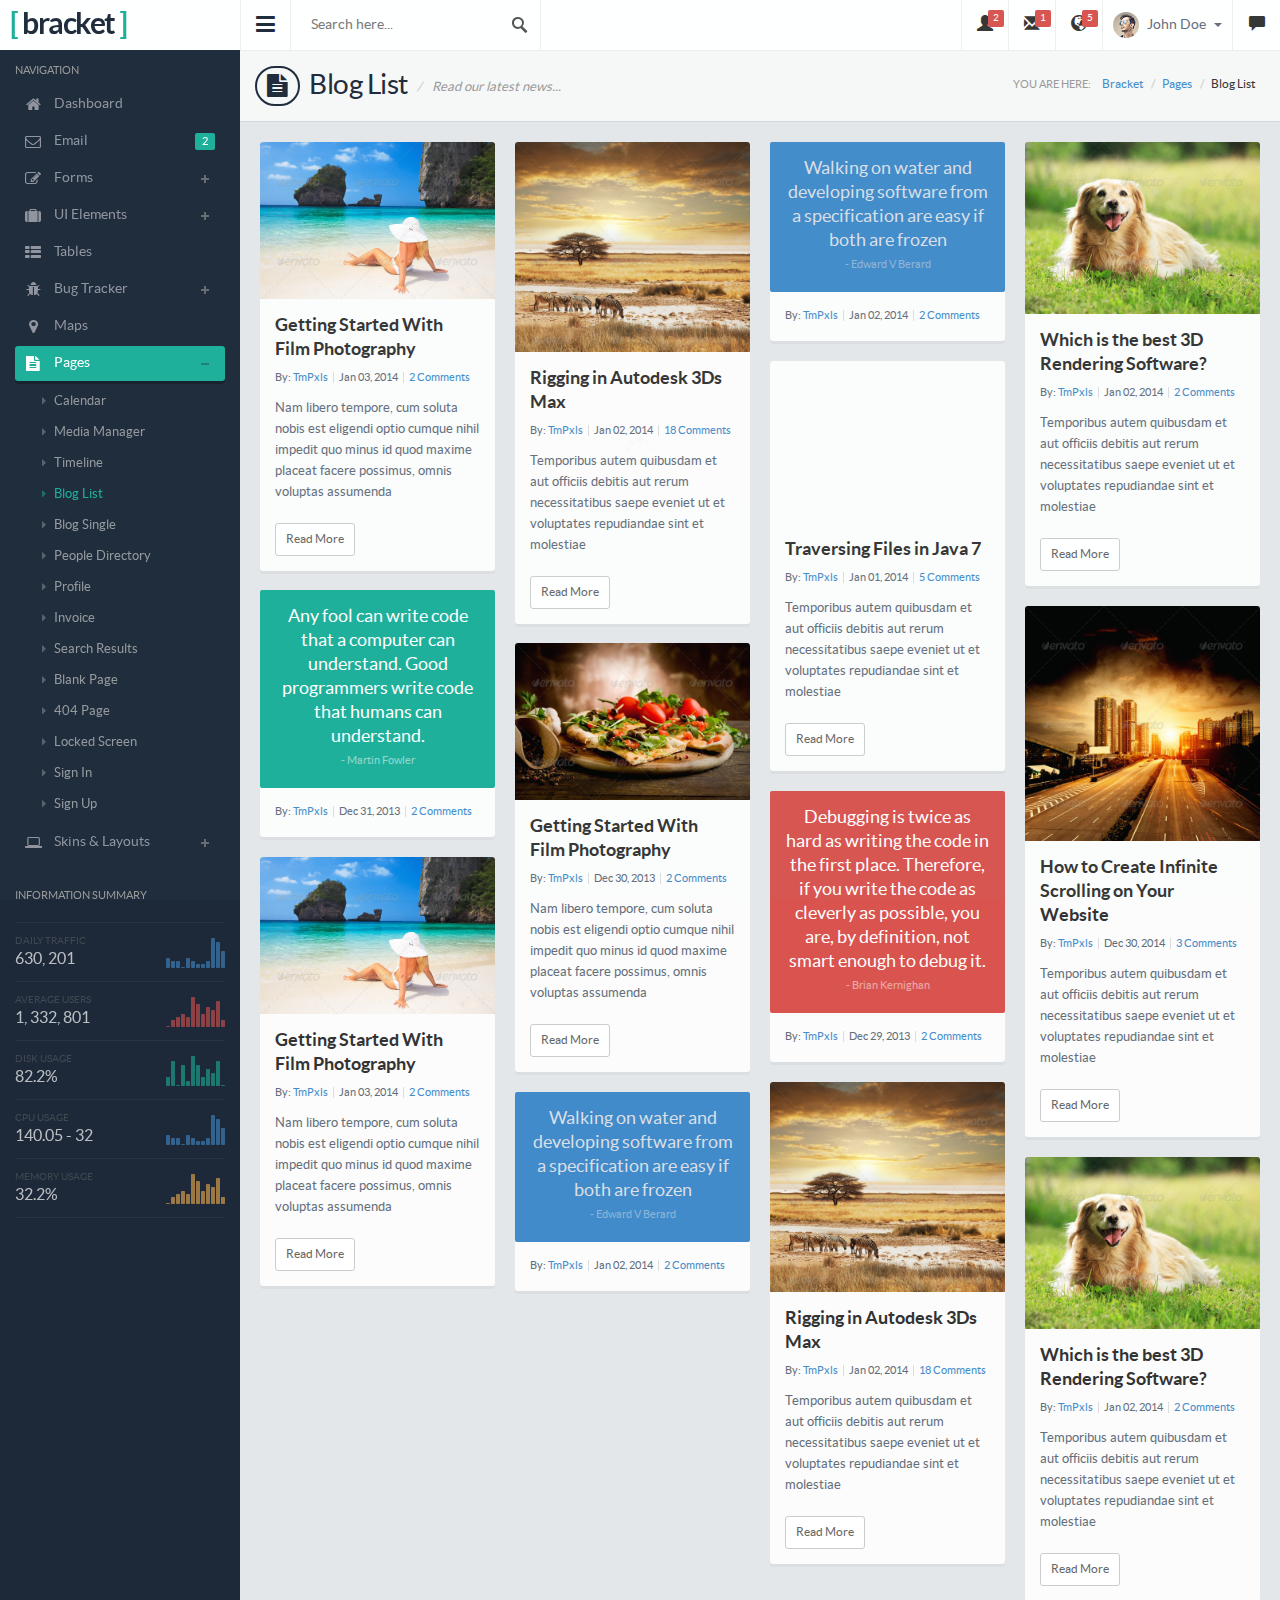
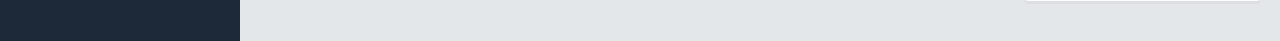
<file: WhaleReport/WhaleReport/Plugins/Templets/bracket/blog-list.html>
﻿<!DOCTYPE html>
<html lang="en">
<head>
  <meta charset="utf-8">
  <meta name="viewport" content="width=device-width, initial-scale=1.0, maximum-scale=1.0">
  <meta name="description" content="">
  <meta name="author" content="">
  <link rel="shortcut icon" href="images/favicon.png" type="image/png">

  <title>Bracket Responsive Bootstrap3 Admin</title>

  <link href="css/style.default.css" rel="stylesheet">

  <!-- HTML5 shim and Respond.js IE8 support of HTML5 elements and media queries -->
  <!--[if lt IE 9]>
  <script src="js/html5shiv.js"></script>
  <script src="js/respond.min.js"></script>
  <![endif]-->
</head>

<body>



<!-- Preloader -->
<div id="preloader">
    <div id="status"><i class="fa fa-spinner fa-spin"></i></div>
</div>


<section>
  
  <div class="leftpanel">
    
    <div class="logopanel">
        <h1><span>[</span> bracket <span>]</span></h1>
    </div><!-- logopanel -->
    
    <div class="leftpanelinner">
        
        <!-- This is only visible to small devices -->
        <div class="visible-xs hidden-sm hidden-md hidden-lg">   
            <div class="media userlogged">
                <img alt="" src="images/photos/loggeduser.png" class="media-object">
                <div class="media-body">
                    <h4>John Doe</h4>
                    <span>"Life is so..."</span>
                </div>
            </div>
          
            <h5 class="sidebartitle actitle">Account</h5>
            <ul class="nav nav-pills nav-stacked nav-bracket mb30">
              <li><a href="profile.html"><i class="fa fa-user"></i> <span>Profile</span></a></li>
              <li><a href=""><i class="fa fa-cog"></i> <span>Account Settings</span></a></li>
              <li><a href=""><i class="fa fa-question-circle"></i> <span>Help</span></a></li>
              <li><a href="signout.html"><i class="fa fa-sign-out"></i> <span>Sign Out</span></a></li>
            </ul>
        </div>
      
      <h5 class="sidebartitle">Navigation</h5>
      <ul class="nav nav-pills nav-stacked nav-bracket">
        <li><a href="index.html"><i class="fa fa-home"></i> <span>Dashboard</span></a></li>
        <li><a href="email.html"><span class="pull-right badge badge-success">2</span><i class="fa fa-envelope-o"></i> <span>Email</span></a></li>
        <li class="nav-parent"><a href=""><i class="fa fa-edit"></i> <span>Forms</span></a>
          <ul class="children">
            <li><a href="general-forms.html"><i class="fa fa-caret-right"></i> General Forms</a></li>
            <li><a href="form-layouts.html"><i class="fa fa-caret-right"></i> Form Layouts</a></li>
            <li><a href="form-validation.html"><i class="fa fa-caret-right"></i> Form Validation</a></li>
            <li><a href="form-wizards.html"><i class="fa fa-caret-right"></i> Form Wizards</a></li>
            <li><a href="wysiwyg.html"><i class="fa fa-caret-right"></i> Text Editor</a></li>
            <li><a href="code-editor.html"><i class="fa fa-caret-right"></i> Code Editor</a></li>
                                <li><a href="x-editable.html"><i class="fa fa-caret-right"></i> X-Editable</a></li>
          </ul>
        </li>
        <li class="nav-parent"><a href=""><i class="fa fa-suitcase"></i> <span>UI Elements</span></a>
          <ul class="children">
            <li><a href="buttons.html"><i class="fa fa-caret-right"></i> Buttons</a></li>
            <li><a href="icons.html"><span class="pull-right badge badge-danger">updated</span><i class="fa fa-caret-right"></i> Icons</a></li>
            <li><a href="typography.html"><i class="fa fa-caret-right"></i> Typography</a></li>
            <li><a href="alerts.html"><i class="fa fa-caret-right"></i> Alerts &amp; Notifications</a></li>
            <li><a href="modals.html"><i class="fa fa-caret-right"></i> Modals</a></li>
            <li><a href="tabs-accordions.html"><i class="fa fa-caret-right"></i> Tabs &amp; Accordions</a></li>
            <li><a href="sliders.html"><i class="fa fa-caret-right"></i> Sliders</a></li>
            <li><a href="graphs.html"><i class="fa fa-caret-right"></i> Graphs &amp; Charts</a></li>
            <li><a href="widgets.html"><i class="fa fa-caret-right"></i> Panels &amp; Widgets</a></li>
            <li><a href="extras.html"><i class="fa fa-caret-right"></i> Extras</a></li>
          </ul>
        </li>
        <li><a href="tables.html"><i class="fa fa-th-list"></i> <span>Tables</span></a></li>
        <li class="nav-parent"><a href=""><i class="fa fa-bug"></i> <span>Bug Tracker</span></a>
            <ul class="children">
                <li><a href="bug-tracker.html"><i class="fa fa-caret-right"></i> Summary</a></li>
                <li><a href="bug-issues.html"><i class="fa fa-caret-right"></i> Issues</a></li>
                <li><a href="view-issue.html"><i class="fa fa-caret-right"></i> View Issue</a></li>
            </ul>
        </li>
        <li><a href="maps.html"><i class="fa fa-map-marker"></i> <span>Maps</span></a></li>
        <li class="nav-parent nav-active active"><a href=""><i class="fa fa-file-text"></i> <span>Pages</span></a>
          <ul class="children" style="display: block;">
            <li><a href="calendar.html"><i class="fa fa-caret-right"></i> Calendar</a></li>
            <li><a href="media-manager.html"><i class="fa fa-caret-right"></i> Media Manager</a></li>
            <li><a href="timeline.html"><i class="fa fa-caret-right"></i> Timeline</a></li>
            <li class="active"><a href="blog-list.html"><i class="fa fa-caret-right"></i> Blog List</a></li>
            <li><a href="blog-single.html"><i class="fa fa-caret-right"></i> Blog Single</a></li>
            <li><a href="people-directory.html"><i class="fa fa-caret-right"></i> People Directory</a></li>
            <li><a href="profile.html"><i class="fa fa-caret-right"></i> Profile</a></li>
            <li><a href="invoice.html"><i class="fa fa-caret-right"></i> Invoice</a></li>
            <li><a href="search-results.html"><i class="fa fa-caret-right"></i> Search Results</a></li>
            <li><a href="blank.html"><i class="fa fa-caret-right"></i> Blank Page</a></li>
            <li><a href="notfound.html"><i class="fa fa-caret-right"></i> 404 Page</a></li>
            <li><a href="locked.html"><i class="fa fa-caret-right"></i> Locked Screen</a></li>
            <li><a href="signin.html"><i class="fa fa-caret-right"></i> Sign In</a></li>
            <li><a href="signup.html"><i class="fa fa-caret-right"></i> Sign Up</a></li>
          </ul>
        </li>
        <li class="nav-parent"><a href="layouts.html"><i class="fa fa-laptop"></i> <span>Skins &amp; Layouts</span></a>
            <ul class="children">
                <li><a href="layouts.html"><i class="fa fa-caret-right"></i> General Layouts</a></li>
                <li><a href="horizontal-menu.html"><i class="fa fa-caret-right"></i> Top Menu</a></li>
                <li><a href="horizontal-menu2.html"><i class="fa fa-caret-right"></i> Top Menu w/ Sidebar</a></li>
                <li><a href="fixed-width.html"><i class="fa fa-caret-right"></i> Fixed Width Page</a></li>
                <li><a href="fixed-width2.html"><i class="fa fa-caret-right"></i> Fixed Width w/ Menu</a></li>
            </ul>
        </li>
      </ul>
      
      <div class="infosummary">
        <h5 class="sidebartitle">Information Summary</h5>    
        <ul>
            <li>
                <div class="datainfo">
                    <span class="text-muted">Daily Traffic</span>
                    <h4>630, 201</h4>
                </div>
                <div id="sidebar-chart" class="chart"></div>   
            </li>
            <li>
                <div class="datainfo">
                    <span class="text-muted">Average Users</span>
                    <h4>1, 332, 801</h4>
                </div>
                <div id="sidebar-chart2" class="chart"></div>   
            </li>
            <li>
                <div class="datainfo">
                    <span class="text-muted">Disk Usage</span>
                    <h4>82.2%</h4>
                </div>
                <div id="sidebar-chart3" class="chart"></div>   
            </li>
            <li>
                <div class="datainfo">
                    <span class="text-muted">CPU Usage</span>
                    <h4>140.05 - 32</h4>
                </div>
                <div id="sidebar-chart4" class="chart"></div>   
            </li>
            <li>
                <div class="datainfo">
                    <span class="text-muted">Memory Usage</span>
                    <h4>32.2%</h4>
                </div>
                <div id="sidebar-chart5" class="chart"></div>   
            </li>
        </ul>
      </div><!-- infosummary -->
      
    </div><!-- leftpanelinner -->
  </div><!-- leftpanel -->
  
  <div class="mainpanel">
    
    <div class="headerbar">
      
      <a class="menutoggle"><i class="fa fa-bars"></i></a>
      
      <form class="searchform" action="index.html" method="post">
        <input type="text" class="form-control" name="keyword" placeholder="Search here..." />
      </form>
      
      <div class="header-right">
        <ul class="headermenu">
          <li>
            <div class="btn-group">
              <button class="btn btn-default dropdown-toggle tp-icon" data-toggle="dropdown">
                <i class="glyphicon glyphicon-user"></i>
                <span class="badge">2</span>
              </button>
              <div class="dropdown-menu dropdown-menu-head pull-right">
                <h5 class="title">2 Newly Registered Users</h5>
                <ul class="dropdown-list user-list">
                  <li class="new">
                    <div class="thumb"><a href=""><img src="images/photos/user1.png" alt="" /></a></div>
                    <div class="desc">
                      <h5><a href="">Draniem Daamul (@draniem)</a> <span class="badge badge-success">new</span></h5>
                    </div>
                  </li>
                  <li class="new">
                    <div class="thumb"><a href=""><img src="images/photos/user2.png" alt="" /></a></div>
                    <div class="desc">
                      <h5><a href="">Zaham Sindilmaca (@zaham)</a> <span class="badge badge-success">new</span></h5>
                    </div>
                  </li>
                  <li>
                    <div class="thumb"><a href=""><img src="images/photos/user3.png" alt="" /></a></div>
                    <div class="desc">
                      <h5><a href="">Weno Carasbong (@wenocar)</a></h5>
                    </div>
                  </li>
                  <li>
                    <div class="thumb"><a href=""><img src="images/photos/user4.png" alt="" /></a></div>
                    <div class="desc">
                      <h5><a href="">Nusja Nawancali (@nusja)</a></h5>
                    </div>
                  </li>
                  <li>
                    <div class="thumb"><a href=""><img src="images/photos/user5.png" alt="" /></a></div>
                    <div class="desc">
                      <h5><a href="">Lane Kitmari (@lane_kitmare)</a></h5>
                    </div>
                  </li>
                  <li class="new"><a href="">See All Users</a></li>
                </ul>
              </div>
            </div>
          </li>
          <li>
            <div class="btn-group">
              <button class="btn btn-default dropdown-toggle tp-icon" data-toggle="dropdown">
                <i class="glyphicon glyphicon-envelope"></i>
                <span class="badge">1</span>
              </button>
              <div class="dropdown-menu dropdown-menu-head pull-right">
                <h5 class="title">You Have 1 New Message</h5>
                <ul class="dropdown-list gen-list">
                  <li class="new">
                    <a href="">
                    <span class="thumb"><img src="images/photos/user1.png" alt="" /></span>
                    <span class="desc">
                      <span class="name">Draniem Daamul <span class="badge badge-success">new</span></span>
                      <span class="msg">Lorem ipsum dolor sit amet...</span>
                    </span>
                    </a>
                  </li>
                  <li>
                    <a href="">
                    <span class="thumb"><img src="images/photos/user2.png" alt="" /></span>
                    <span class="desc">
                      <span class="name">Nusja Nawancali</span>
                      <span class="msg">Lorem ipsum dolor sit amet...</span>
                    </span>
                    </a>
                  </li>
                  <li>
                    <a href="">
                    <span class="thumb"><img src="images/photos/user3.png" alt="" /></span>
                    <span class="desc">
                      <span class="name">Weno Carasbong</span>
                      <span class="msg">Lorem ipsum dolor sit amet...</span>
                    </span>
                    </a>
                  </li>
                  <li>
                    <a href="">
                    <span class="thumb"><img src="images/photos/user4.png" alt="" /></span>
                    <span class="desc">
                      <span class="name">Zaham Sindilmaca</span>
                      <span class="msg">Lorem ipsum dolor sit amet...</span>
                    </span>
                    </a>
                  </li>
                  <li>
                    <a href="">
                    <span class="thumb"><img src="images/photos/user5.png" alt="" /></span>
                    <span class="desc">
                      <span class="name">Veno Leongal</span>
                      <span class="msg">Lorem ipsum dolor sit amet...</span>
                    </span>
                    </a>
                  </li>
                  <li class="new"><a href="">Read All Messages</a></li>
                </ul>
              </div>
            </div>
          </li>
          <li>
            <div class="btn-group">
              <button class="btn btn-default dropdown-toggle tp-icon" data-toggle="dropdown">
                <i class="glyphicon glyphicon-globe"></i>
                <span class="badge">5</span>
              </button>
              <div class="dropdown-menu dropdown-menu-head pull-right">
                <h5 class="title">You Have 5 New Notifications</h5>
                <ul class="dropdown-list gen-list">
                  <li class="new">
                    <a href="">
                    <span class="thumb"><img src="images/photos/user4.png" alt="" /></span>
                    <span class="desc">
                      <span class="name">Zaham Sindilmaca <span class="badge badge-success">new</span></span>
                      <span class="msg">is now following you</span>
                    </span>
                    </a>
                  </li>
                  <li class="new">
                    <a href="">
                    <span class="thumb"><img src="images/photos/user5.png" alt="" /></span>
                    <span class="desc">
                      <span class="name">Weno Carasbong <span class="badge badge-success">new</span></span>
                      <span class="msg">is now following you</span>
                    </span>
                    </a>
                  </li>
                  <li class="new">
                    <a href="">
                    <span class="thumb"><img src="images/photos/user3.png" alt="" /></span>
                    <span class="desc">
                      <span class="name">Veno Leongal <span class="badge badge-success">new</span></span>
                      <span class="msg">likes your recent status</span>
                    </span>
                    </a>
                  </li>
                  <li class="new">
                    <a href="">
                    <span class="thumb"><img src="images/photos/user3.png" alt="" /></span>
                    <span class="desc">
                      <span class="name">Nusja Nawancali <span class="badge badge-success">new</span></span>
                      <span class="msg">downloaded your work</span>
                    </span>
                    </a>
                  </li>
                  <li class="new">
                    <a href="">
                    <span class="thumb"><img src="images/photos/user3.png" alt="" /></span>
                    <span class="desc">
                      <span class="name">Nusja Nawancali <span class="badge badge-success">new</span></span>
                      <span class="msg">send you 2 messages</span>
                    </span>
                    </a>
                  </li>
                  <li class="new"><a href="">See All Notifications</a></li>
                </ul>
              </div>
            </div>
          </li>
          <li>
            <div class="btn-group">
              <button type="button" class="btn btn-default dropdown-toggle" data-toggle="dropdown">
                <img src="images/photos/loggeduser.png" alt="" />
                John Doe
                <span class="caret"></span>
              </button>
              <ul class="dropdown-menu dropdown-menu-usermenu pull-right">
                <li><a href="profile.html"><i class="glyphicon glyphicon-user"></i> My Profile</a></li>
                <li><a href="#"><i class="glyphicon glyphicon-cog"></i> Account Settings</a></li>
                <li><a href="#"><i class="glyphicon glyphicon-question-sign"></i> Help</a></li>
                <li><a href="signin.html"><i class="glyphicon glyphicon-log-out"></i> Log Out</a></li>
              </ul>
            </div>
          </li>
          <li>
            <button id="chatview" class="btn btn-default tp-icon chat-icon">
                <i class="glyphicon glyphicon-comment"></i>
            </button>
          </li>
        </ul>
      </div><!-- header-right -->
      
    </div><!-- headerbar -->
        
    <div class="pageheader">
      <h2><i class="fa fa-file-text"></i> Blog List <span>Read our latest news...</span></h2>
      <div class="breadcrumb-wrapper">
        <span class="label">You are here:</span>
        <ol class="breadcrumb">
          <li><a href="index.html">Bracket</a></li>
          <li><a href="index.html">Pages</a></li>
          <li class="active">Blog List</li>
        </ol>
      </div>
    </div>
    
    <div class="contentpanel">
      
      <div id="bloglist" class="row">
        
        <div class="col-xs-6 col-sm-4 col-md-3">
          <div class="blog-item">
            <a href="blog-single.html" class="blog-img"><img src="images/photos/blog1.jpg" class="img-responsive" alt="" /></a>
            <div class="blog-details">
              <h4 class="blog-title"><a href="">Getting Started With Film Photography</a></h4>
              <ul class="blog-meta">
                <li>By: <a href="">TmPxls</a></li>
                <li>Jan 03, 2014</li>
                <li><a href="">2 Comments</a></li>
              </ul>
              <div class="blog-summary">
                <p>Nam libero tempore, cum soluta nobis est eligendi optio cumque nihil impedit quo minus id quod maxime placeat facere possimus, omnis voluptas assumenda</p>
                <button class="btn btn-sm btn-white">Read More</button>
              </div>
            </div>
          </div><!-- blog-item -->
        </div><!-- col-xs-6 -->
        
        <div class="col-xs-6 col-sm-4 col-md-3">
          <div class="blog-item">
            <a href="blog-single.html" class="blog-img"><img src="images/photos/blog2.jpg" class="img-responsive" alt="" /></a>
            <div class="blog-details">
              <h4 class="blog-title"><a href="">Rigging in Autodesk 3Ds Max</a></h4>
              <ul class="blog-meta">
                <li>By: <a href="">TmPxls</a></li>
                <li>Jan 02, 2014</li>
                <li><a href="">18 Comments</a></li>
              </ul>
              <div class="blog-summary">
                <p>Temporibus autem quibusdam et aut officiis debitis aut rerum necessitatibus saepe eveniet ut et voluptates repudiandae sint et molestiae</p>
                <button class="btn btn-sm btn-white">Read More</button>
              </div>
            </div>
          </div><!-- blog-item -->
        </div><!-- col-xs-6 -->
        
        <div class="col-xs-6 col-sm-4 col-md-3">
          <div class="blog-item blog-quote">
            <div class="quote quote-primary">
                <a href="">
                  Walking on water and developing software from a specification are easy if both are frozen
                  <small class="quote-author">- Edward V Berard</small>
                </a>
              </div>
            <div class="blog-details">
              <ul class="blog-meta">
                <li>By: <a href="">TmPxls</a></li>
                <li>Jan 02, 2014</li>
                <li><a href="">2 Comments</a></li>
              </ul>
            </div><!-- blog-details -->
          </div><!-- blog-item -->
        </div><!-- col-xs-6 -->
        
        <div class="col-xs-6 col-sm-4 col-md-3">
          <div class="blog-item">
            <a href="blog-single.html" class="blog-img"><img src="images/photos/blog3.jpg" class="img-responsive" alt="" /></a>
            <div class="blog-details">
              <h4 class="blog-title"><a href="">Which is the best 3D Rendering Software?</a></h4>
              <ul class="blog-meta">
                <li>By: <a href="">TmPxls</a></li>
                <li>Jan 02, 2014</li>
                <li><a href="">2 Comments</a></li>
              </ul>
              <div class="blog-summary">
                <p>Temporibus autem quibusdam et aut officiis debitis aut rerum necessitatibus saepe eveniet ut et voluptates repudiandae sint et molestiae</p>
                <button class="btn btn-sm btn-white">Read More</button>
              </div>
            </div>
          </div><!-- blog-item -->
        </div><!-- col-xs-6 -->
        
        <div class="col-xs-6 col-sm-4 col-md-3">
          <div class="blog-item">
            <div class="blog-video">
              <iframe src="http://player.vimeo.com/video/51478176" allowfullscreen></iframe>
            </div>
            <div class="blog-details">
              <h4 class="blog-title"><a href="">Traversing Files in Java 7</a></h4>
              <ul class="blog-meta">
                <li>By: <a href="">TmPxls</a></li>
                <li>Jan 01, 2014</li>
                <li><a href="">5 Comments</a></li>
              </ul>
              <div class="blog-summary">
                <p>Temporibus autem quibusdam et aut officiis debitis aut rerum necessitatibus saepe eveniet ut et voluptates repudiandae sint et molestiae</p>
                <button class="btn btn-sm btn-white">Read More</button>
              </div>
            </div>
          </div><!-- blog-item -->
        </div><!-- col-xs-6 -->
        
        <div class="col-xs-6 col-sm-4 col-md-3">
          <div class="blog-item blog-quote">
            <div class="quote quote-success">
                <a href="">
                  Any fool can write code that a computer can understand. Good programmers write code that humans can understand.
                  <small class="quote-author">- Martin Fowler</small>
                </a>
              </div>
            <div class="blog-details">
              <ul class="blog-meta">
                <li>By: <a href="">TmPxls</a></li>
                <li>Dec 31, 2013</li>
                <li><a href="">2 Comments</a></li>
              </ul>
            </div><!-- blog-details -->
          </div><!-- blog-item -->
        </div><!-- col-xs-6 -->
        
        <div class="col-xs-6 col-sm-4 col-md-3">
          <div class="blog-item">
            <a href="blog-single.html" class="blog-img"><img src="images/photos/blog4.jpg" class="img-responsive" alt="" /></a>
            <div class="blog-details">
              <h4 class="blog-title"><a href="">How to Create Infinite Scrolling on Your Website</a></h4>
              <ul class="blog-meta">
                <li>By: <a href="">TmPxls</a></li>
                <li>Dec 30, 2014</li>
                <li><a href="">3 Comments</a></li>
              </ul>
              <div class="blog-summary">
                <p>Temporibus autem quibusdam et aut officiis debitis aut rerum necessitatibus saepe eveniet ut et voluptates repudiandae sint et molestiae</p>
                <button class="btn btn-sm btn-white">Read More</button>
              </div>
            </div>
          </div><!-- blog-item -->
        </div><!-- col-xs-6 -->
        
        <div class="col-xs-6 col-sm-4 col-md-3">
          <div class="blog-item">
            <a href="blog-single.html" class="blog-img"><img src="images/photos/media1.jpg" class="img-responsive" alt="" /></a>
            <div class="blog-details">
              <h4 class="blog-title"><a href="">Getting Started With Film Photography</a></h4>
              <ul class="blog-meta">
                <li>By: <a href="">TmPxls</a></li>
                <li>Dec 30, 2013</li>
                <li><a href="">2 Comments</a></li>
              </ul>
              <div class="blog-summary">
                <p>Nam libero tempore, cum soluta nobis est eligendi optio cumque nihil impedit quo minus id quod maxime placeat facere possimus, omnis voluptas assumenda</p>
                <button class="btn btn-sm btn-white">Read More</button>
              </div>
            </div>
          </div><!-- blog-item -->
        </div><!-- col-xs-6 -->
        
        <div class="col-xs-6 col-sm-4 col-md-3">
          <div class="blog-item blog-quote">
            <div class="quote quote-danger">
                <a href="">
                  Debugging is twice as hard as writing the code in the first place. Therefore, if you write the code as cleverly as possible, you are, by definition, not smart enough to debug it.
                  <small class="quote-author">- Brian Kernighan</small>
                </a>
              </div>
            <div class="blog-details">
              <ul class="blog-meta">
                <li>By: <a href="">TmPxls</a></li>
                <li>Dec 29, 2013</li>
                <li><a href="">2 Comments</a></li>
              </ul>
            </div><!-- blog-details -->
          </div><!-- blog-item -->
        </div><!-- col-xs-6 -->
        
        <div class="col-xs-6 col-sm-4 col-md-3">
          <div class="blog-item">
            <a href="blog-single.html" class="blog-img"><img src="images/photos/blog1.jpg" class="img-responsive" alt="" /></a>
            <div class="blog-details">
              <h4 class="blog-title"><a href="">Getting Started With Film Photography</a></h4>
              <ul class="blog-meta">
                <li>By: <a href="">TmPxls</a></li>
                <li>Jan 03, 2014</li>
                <li><a href="">2 Comments</a></li>
              </ul>
              <div class="blog-summary">
                <p>Nam libero tempore, cum soluta nobis est eligendi optio cumque nihil impedit quo minus id quod maxime placeat facere possimus, omnis voluptas assumenda</p>
                <button class="btn btn-sm btn-white">Read More</button>
              </div>
            </div>
          </div><!-- blog-item -->
        </div><!-- col-xs-6 -->
        
        <div class="col-xs-6 col-sm-4 col-md-3">
          <div class="blog-item">
            <a href="blog-single.html" class="blog-img"><img src="images/photos/blog2.jpg" class="img-responsive" alt="" /></a>
            <div class="blog-details">
              <h4 class="blog-title"><a href="">Rigging in Autodesk 3Ds Max</a></h4>
              <ul class="blog-meta">
                <li>By: <a href="">TmPxls</a></li>
                <li>Jan 02, 2014</li>
                <li><a href="">18 Comments</a></li>
              </ul>
              <div class="blog-summary">
                <p>Temporibus autem quibusdam et aut officiis debitis aut rerum necessitatibus saepe eveniet ut et voluptates repudiandae sint et molestiae</p>
                <button class="btn btn-sm btn-white">Read More</button>
              </div>
            </div>
          </div><!-- blog-item -->
        </div><!-- col-xs-6 -->
        
        <div class="col-xs-6 col-sm-4 col-md-3">
          <div class="blog-item blog-quote">
            <div class="quote quote-primary">
                <a href="">
                  Walking on water and developing software from a specification are easy if both are frozen
                  <small class="quote-author">- Edward V Berard</small>
                </a>
              </div>
            <div class="blog-details">
              <ul class="blog-meta">
                <li>By: <a href="">TmPxls</a></li>
                <li>Jan 02, 2014</li>
                <li><a href="">2 Comments</a></li>
              </ul>
            </div><!-- blog-details -->
          </div><!-- blog-item -->
        </div><!-- col-xs-6 -->
        
        <div class="col-xs-6 col-sm-4 col-md-3">
          <div class="blog-item">
            <a href="blog-single.html" class="blog-img"><img src="images/photos/blog3.jpg" class="img-responsive" alt="" /></a>
            <div class="blog-details">
              <h4 class="blog-title"><a href="">Which is the best 3D Rendering Software?</a></h4>
              <ul class="blog-meta">
                <li>By: <a href="">TmPxls</a></li>
                <li>Jan 02, 2014</li>
                <li><a href="">2 Comments</a></li>
              </ul>
              <div class="blog-summary">
                <p>Temporibus autem quibusdam et aut officiis debitis aut rerum necessitatibus saepe eveniet ut et voluptates repudiandae sint et molestiae</p>
                <button class="btn btn-sm btn-white">Read More</button>
              </div>
            </div>
          </div><!-- blog-item -->
        </div><!-- col-xs-6 -->
        
      </div><!-- row -->
      
    </div><!-- contentpanel -->
    
  </div><!-- mainpanel -->
  
  <div class="rightpanel">
    <!-- Nav tabs -->
    <ul class="nav nav-tabs nav-justified">
        <li class="active"><a href="#rp-alluser" data-toggle="tab"><i class="fa fa-users"></i></a></li>
        <li><a href="#rp-favorites" data-toggle="tab"><i class="fa fa-heart"></i></a></li>
        <li><a href="#rp-history" data-toggle="tab"><i class="fa fa-clock-o"></i></a></li>
        <li><a href="#rp-settings" data-toggle="tab"><i class="fa fa-gear"></i></a></li>
    </ul>
        
    <!-- Tab panes -->
    <div class="tab-content">
        <div class="tab-pane active" id="rp-alluser">
            <h5 class="sidebartitle">Online Users</h5>
            <ul class="chatuserlist">
                <li class="online">
                    <div class="media">
                        <a href="#" class="pull-left media-thumb">
                            <img alt="" src="images/photos/userprofile.png" class="media-object">
                        </a>
                        <div class="media-body">
                            <strong>Eileen Sideways</strong>
                            <small>Los Angeles, CA</small>
                        </div>
                    </div><!-- media -->
                </li>
                <li class="online">
                    <div class="media">
                        <a href="#" class="pull-left media-thumb">
                            <img alt="" src="images/photos/user1.png" class="media-object">
                        </a>
                        <div class="media-body">
                            <span class="pull-right badge badge-danger">2</span>
                            <strong>Zaham Sindilmaca</strong>
                            <small>San Francisco, CA</small>
                        </div>
                    </div><!-- media -->
                </li>
                <li class="online">
                    <div class="media">
                        <a href="#" class="pull-left media-thumb">
                            <img alt="" src="images/photos/user2.png" class="media-object">
                        </a>
                        <div class="media-body">
                            <strong>Nusja Nawancali</strong>
                            <small>Bangkok, Thailand</small>
                        </div>
                    </div><!-- media -->
                </li>
                <li class="online">
                    <div class="media">
                        <a href="#" class="pull-left media-thumb">
                            <img alt="" src="images/photos/user3.png" class="media-object">
                        </a>
                        <div class="media-body">
                            <strong>Renov Leongal</strong>
                            <small>Cebu City, Philippines</small>
                        </div>
                    </div><!-- media -->
                </li>
                <li class="online">
                    <div class="media">
                        <a href="#" class="pull-left media-thumb">
                            <img alt="" src="images/photos/user4.png" class="media-object">
                        </a>
                        <div class="media-body">
                            <strong>Weno Carasbong</strong>
                            <small>Tokyo, Japan</small>
                        </div>
                    </div><!-- media -->
                </li>
            </ul>
            
            <div class="mb30"></div>
            
            <h5 class="sidebartitle">Offline Users</h5>
            <ul class="chatuserlist">
                <li>
                    <div class="media">
                        <a href="#" class="pull-left media-thumb">
                            <img alt="" src="images/photos/user5.png" class="media-object">
                        </a>
                        <div class="media-body">
                            <strong>Eileen Sideways</strong>
                            <small>Los Angeles, CA</small>
                        </div>
                    </div><!-- media -->
                </li>
                <li>
                    <div class="media">
                        <a href="#" class="pull-left media-thumb">
                            <img alt="" src="images/photos/user2.png" class="media-object">
                        </a>
                        <div class="media-body">
                            <strong>Zaham Sindilmaca</strong>
                            <small>San Francisco, CA</small>
                        </div>
                    </div><!-- media -->
                </li>
                <li>
                    <div class="media">
                        <a href="#" class="pull-left media-thumb">
                            <img alt="" src="images/photos/user3.png" class="media-object">
                        </a>
                        <div class="media-body">
                            <strong>Nusja Nawancali</strong>
                            <small>Bangkok, Thailand</small>
                        </div>
                    </div><!-- media -->
                </li>
                <li>
                    <div class="media">
                        <a href="#" class="pull-left media-thumb">
                            <img alt="" src="images/photos/user4.png" class="media-object">
                        </a>
                        <div class="media-body">
                            <strong>Renov Leongal</strong>
                            <small>Cebu City, Philippines</small>
                        </div>
                    </div><!-- media -->
                </li>
                <li>
                    <div class="media">
                        <a href="#" class="pull-left media-thumb">
                            <img alt="" src="images/photos/user5.png" class="media-object">
                        </a>
                        <div class="media-body">
                            <strong>Weno Carasbong</strong>
                            <small>Tokyo, Japan</small>
                        </div>
                    </div><!-- media -->
                </li>
                <li>
                    <div class="media">
                        <a href="#" class="pull-left media-thumb">
                            <img alt="" src="images/photos/user4.png" class="media-object">
                        </a>
                        <div class="media-body">
                            <strong>Renov Leongal</strong>
                            <small>Cebu City, Philippines</small>
                        </div>
                    </div><!-- media -->
                </li>
                <li>
                    <div class="media">
                        <a href="#" class="pull-left media-thumb">
                            <img alt="" src="images/photos/user5.png" class="media-object">
                        </a>
                        <div class="media-body">
                            <strong>Weno Carasbong</strong>
                            <small>Tokyo, Japan</small>
                        </div>
                    </div><!-- media -->
                </li>
            </ul>
        </div>
        <div class="tab-pane" id="rp-favorites">
            <h5 class="sidebartitle">Favorites</h5>
            <ul class="chatuserlist">
                <li class="online">
                    <div class="media">
                        <a href="#" class="pull-left media-thumb">
                            <img alt="" src="images/photos/user2.png" class="media-object">
                        </a>
                        <div class="media-body">
                            <strong>Eileen Sideways</strong>
                            <small>Los Angeles, CA</small>
                        </div>
                    </div><!-- media -->
                </li>
                <li>
                    <div class="media">
                        <a href="#" class="pull-left media-thumb">
                            <img alt="" src="images/photos/user1.png" class="media-object">
                        </a>
                        <div class="media-body">
                            <strong>Zaham Sindilmaca</strong>
                            <small>San Francisco, CA</small>
                        </div>
                    </div><!-- media -->
                </li>
                <li>
                    <div class="media">
                        <a href="#" class="pull-left media-thumb">
                            <img alt="" src="images/photos/user3.png" class="media-object">
                        </a>
                        <div class="media-body">
                            <strong>Nusja Nawancali</strong>
                            <small>Bangkok, Thailand</small>
                        </div>
                    </div><!-- media -->
                </li>
                <li class="online">
                    <div class="media">
                        <a href="#" class="pull-left media-thumb">
                            <img alt="" src="images/photos/user4.png" class="media-object">
                        </a>
                        <div class="media-body">
                            <strong>Renov Leongal</strong>
                            <small>Cebu City, Philippines</small>
                        </div>
                    </div><!-- media -->
                </li>
                <li class="online">
                    <div class="media">
                        <a href="#" class="pull-left media-thumb">
                            <img alt="" src="images/photos/user5.png" class="media-object">
                        </a>
                        <div class="media-body">
                            <strong>Weno Carasbong</strong>
                            <small>Tokyo, Japan</small>
                        </div>
                    </div><!-- media -->
                </li>
            </ul>
        </div>
        <div class="tab-pane" id="rp-history">
            <h5 class="sidebartitle">History</h5>
            <ul class="chatuserlist">
                <li class="online">
                    <div class="media">
                        <a href="#" class="pull-left media-thumb">
                            <img alt="" src="images/photos/user4.png" class="media-object">
                        </a>
                        <div class="media-body">
                            <strong>Eileen Sideways</strong>
                            <small>Hi hello, ctc?... would you mind if I go to your...</small>
                        </div>
                    </div><!-- media -->
                </li>
                <li>
                    <div class="media">
                        <a href="#" class="pull-left media-thumb">
                            <img alt="" src="images/photos/user2.png" class="media-object">
                        </a>
                        <div class="media-body">
                            <strong>Zaham Sindilmaca</strong>
                            <small>This is to inform you that your product that we...</small>
                        </div>
                    </div><!-- media -->
                </li>
                <li>
                    <div class="media">
                        <a href="#" class="pull-left media-thumb">
                            <img alt="" src="images/photos/user3.png" class="media-object">
                        </a>
                        <div class="media-body">
                            <strong>Nusja Nawancali</strong>
                            <small>Are you willing to have a long term relat...</small>
                        </div>
                    </div><!-- media -->
                </li>
            </ul>
        </div>
        <div class="tab-pane pane-settings" id="rp-settings">
            
            <h5 class="sidebartitle mb20">Settings</h5>
            <div class="form-group">
                <label class="col-xs-8 control-label">Show Offline Users</label>
                <div class="col-xs-4 control-label">
                    <div class="toggle toggle-success"></div>
                </div>
            </div>
            
            <div class="form-group">
                <label class="col-xs-8 control-label">Enable History</label>
                <div class="col-xs-4 control-label">
                    <div class="toggle toggle-success"></div>
                </div>
            </div>
            
            <div class="form-group">
                <label class="col-xs-8 control-label">Show Full Name</label>
                <div class="col-xs-4 control-label">
                    <div class="toggle-chat1 toggle-success"></div>
                </div>
            </div>
            
            <div class="form-group">
                <label class="col-xs-8 control-label">Show Location</label>
                <div class="col-xs-4 control-label">
                    <div class="toggle toggle-success"></div>
                </div>
            </div>
            
        </div><!-- tab-pane -->
        
    </div><!-- tab-content -->
  </div><!-- rightpanel -->
  
</section>


<script src="js/jquery-1.11.1.min.js"></script>
<script src="js/jquery-migrate-1.2.1.min.js"></script>
<script src="js/bootstrap.min.js"></script>
<script src="js/modernizr.min.js"></script>
<script src="js/jquery.sparkline.min.js"></script>
<script src="js/toggles.min.js"></script>
<script src="js/retina.min.js"></script>
<script src="js/jquery.cookies.js"></script>


<script src="js/masonry.pkgd.min.js"></script>

<script src="js/custom.js"></script>
<script>
  jQuery(window).load(function(){
    
    "use strict";
  
    var container = document.querySelector('#bloglist');
    var msnry = new Masonry( container, {
      // options
      columnWidth: '.col-xs-6',
      itemSelector: '.col-xs-6'
    });
    
    // check on load
    if(jQuery(window).width() <= 480 )
        msnry.destroy();

    // check on resize
    jQuery(window).resize(function(){
        if(jQuery(this).width() <= 480 )
            msnry.destroy();
    });
    
    // relayout items when clicking chat icon
    jQuery('#chatview, .menutoggle').click(function(){
       msnry.layout();
    });

  });
  
</script>

</body>
</html>
</file>
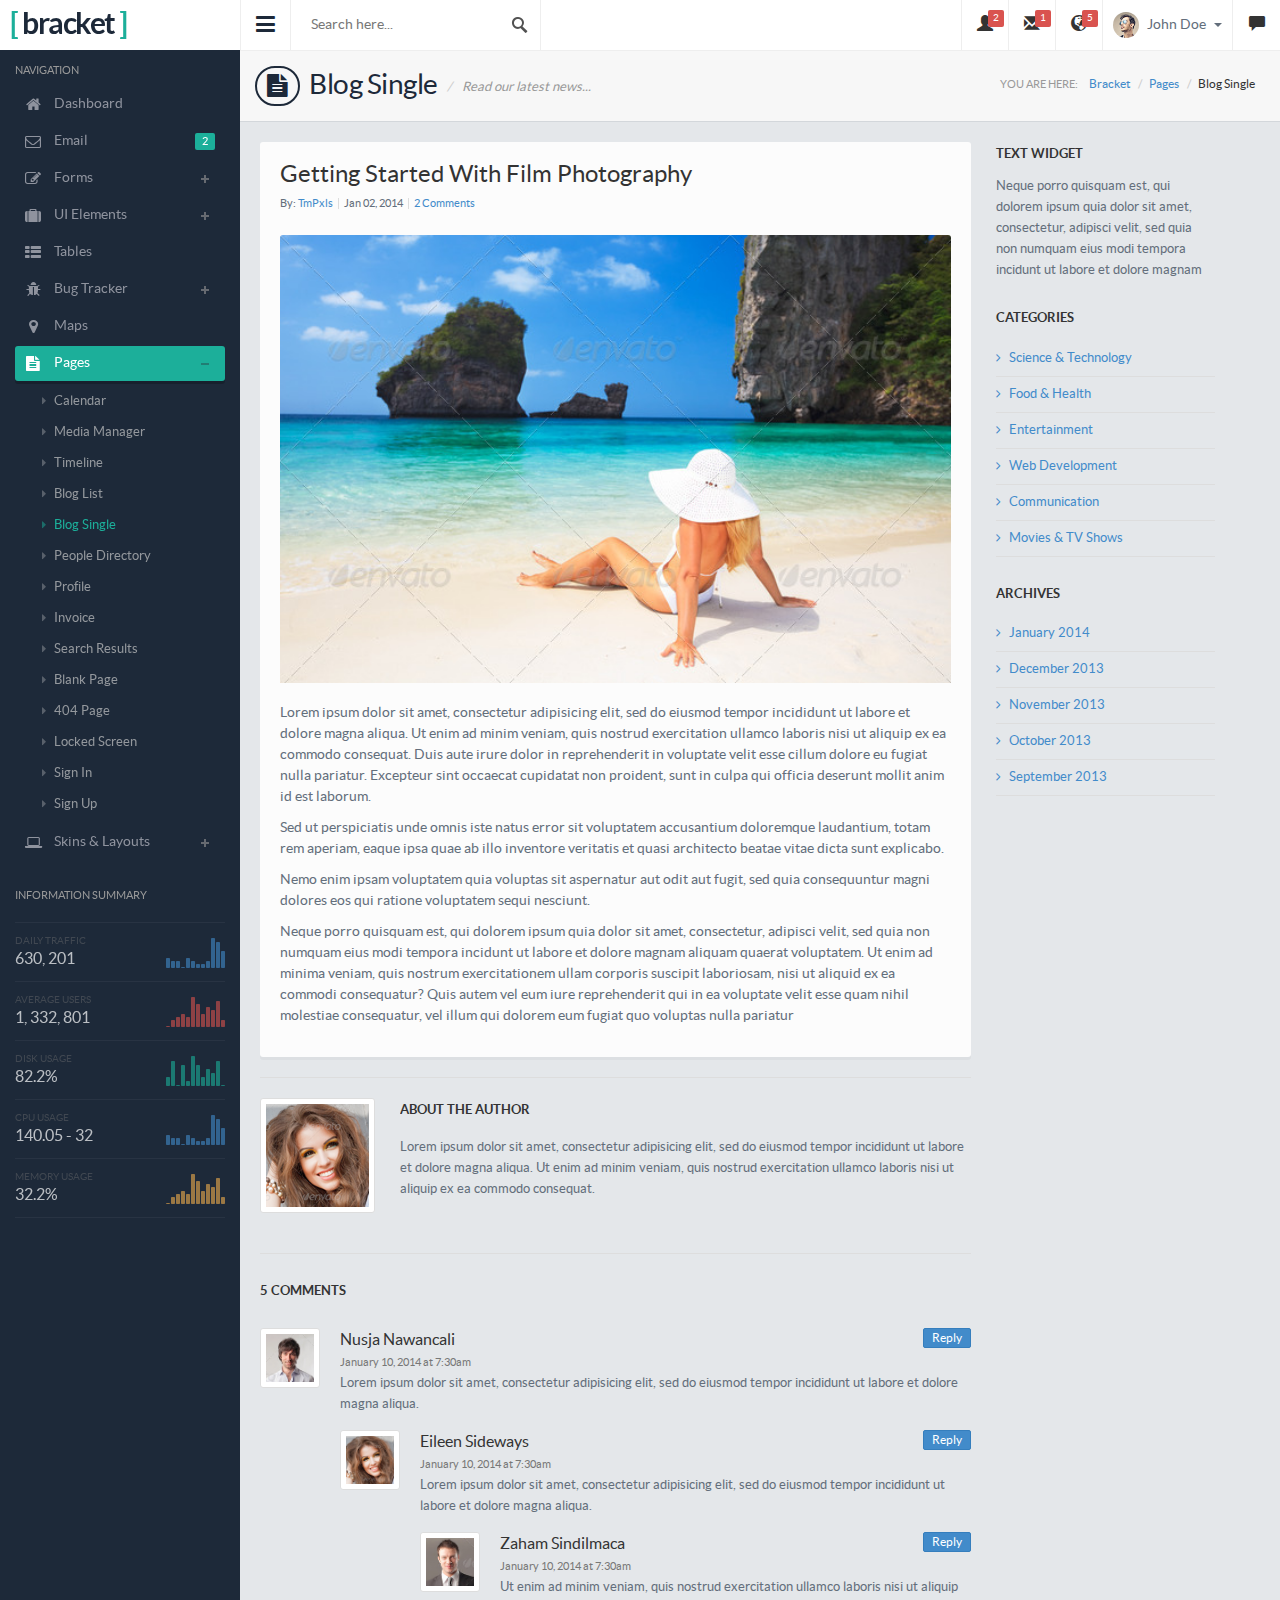
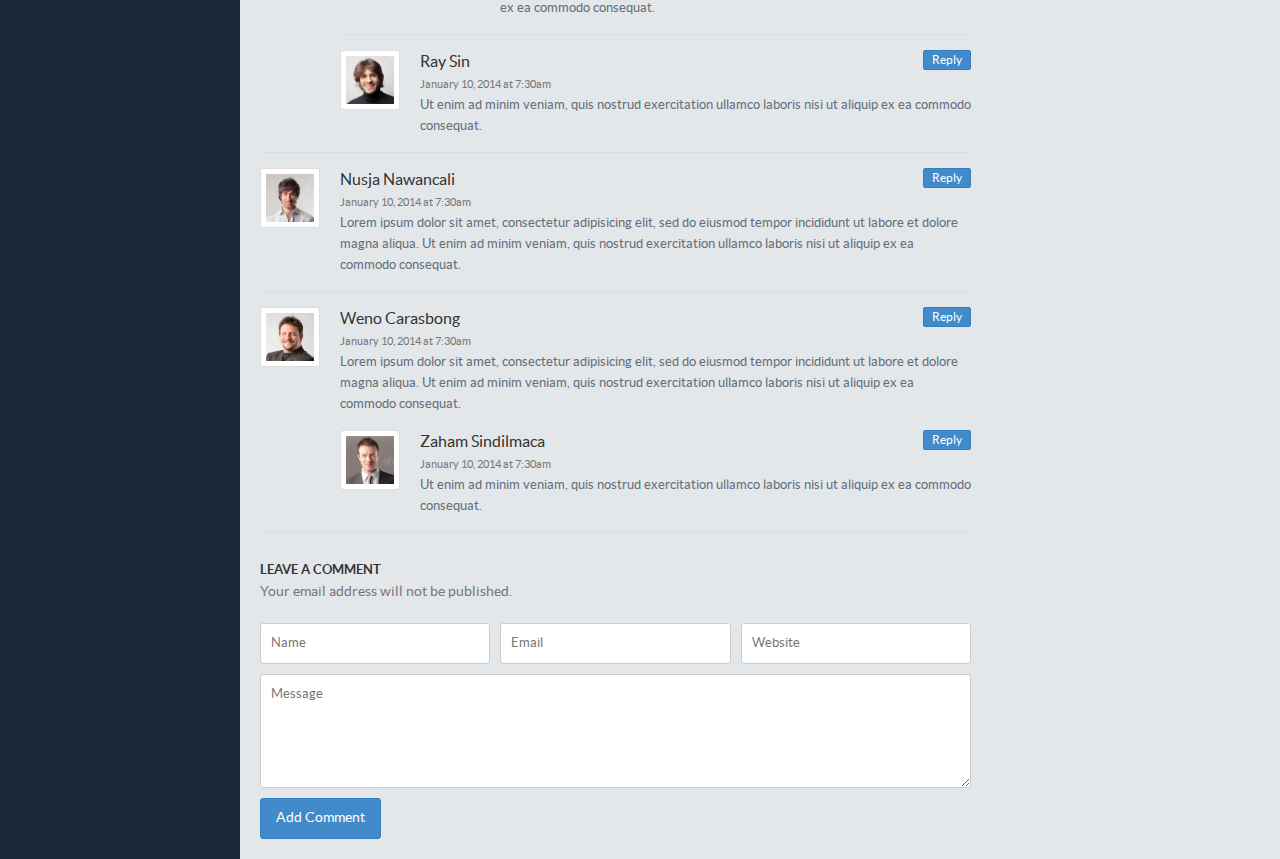
<file: WhaleReport/WhaleReport/Plugins/Templets/bracket/blog-single.html>
﻿<!DOCTYPE html>
<html lang="en">
<head>
  <meta charset="utf-8">
  <meta name="viewport" content="width=device-width, initial-scale=1.0, maximum-scale=1.0">
  <meta name="description" content="">
  <meta name="author" content="">
  <link rel="shortcut icon" href="images/favicon.png" type="image/png">

  <title>Bracket Responsive Bootstrap3 Admin</title>

  <link href="css/style.default.css" rel="stylesheet">

  <!-- HTML5 shim and Respond.js IE8 support of HTML5 elements and media queries -->
  <!--[if lt IE 9]>
  <script src="js/html5shiv.js"></script>
  <script src="js/respond.min.js"></script>
  <![endif]-->
</head>

<body>



<!-- Preloader -->
<div id="preloader">
    <div id="status"><i class="fa fa-spinner fa-spin"></i></div>
</div>


<section>
  
  <div class="leftpanel">
    
    <div class="logopanel">
        <h1><span>[</span> bracket <span>]</span></h1>
    </div><!-- logopanel -->
    
    <div class="leftpanelinner">
        
        <!-- This is only visible to small devices -->
        <div class="visible-xs hidden-sm hidden-md hidden-lg">   
            <div class="media userlogged">
                <img alt="" src="images/photos/loggeduser.png" class="media-object">
                <div class="media-body">
                    <h4>John Doe</h4>
                    <span>"Life is so..."</span>
                </div>
            </div>
          
            <h5 class="sidebartitle actitle">Account</h5>
            <ul class="nav nav-pills nav-stacked nav-bracket mb30">
              <li><a href="profile.html"><i class="fa fa-user"></i> <span>Profile</span></a></li>
              <li><a href=""><i class="fa fa-cog"></i> <span>Account Settings</span></a></li>
              <li><a href=""><i class="fa fa-question-circle"></i> <span>Help</span></a></li>
              <li><a href="signout.html"><i class="fa fa-sign-out"></i> <span>Sign Out</span></a></li>
            </ul>
        </div>
      
      <h5 class="sidebartitle">Navigation</h5>
      <ul class="nav nav-pills nav-stacked nav-bracket">
        <li><a href="index.html"><i class="fa fa-home"></i> <span>Dashboard</span></a></li>
        <li><a href="email.html"><span class="pull-right badge badge-success">2</span><i class="fa fa-envelope-o"></i> <span>Email</span></a></li>
        <li class="nav-parent"><a href=""><i class="fa fa-edit"></i> <span>Forms</span></a>
          <ul class="children">
            <li><a href="general-forms.html"><i class="fa fa-caret-right"></i> General Forms</a></li>
            <li><a href="form-layouts.html"><i class="fa fa-caret-right"></i> Form Layouts</a></li>
            <li><a href="form-validation.html"><i class="fa fa-caret-right"></i> Form Validation</a></li>
            <li><a href="form-wizards.html"><i class="fa fa-caret-right"></i> Form Wizards</a></li>
            <li><a href="wysiwyg.html"><i class="fa fa-caret-right"></i> Text Editor</a></li>
            <li><a href="code-editor.html"><i class="fa fa-caret-right"></i> Code Editor</a></li>
                                <li><a href="x-editable.html"><i class="fa fa-caret-right"></i> X-Editable</a></li>
          </ul>
        </li>
        <li class="nav-parent"><a href=""><i class="fa fa-suitcase"></i> <span>UI Elements</span></a>
          <ul class="children">
            <li><a href="buttons.html"><i class="fa fa-caret-right"></i> Buttons</a></li>
            <li><a href="icons.html"><span class="pull-right badge badge-danger">updated</span><i class="fa fa-caret-right"></i> Icons</a></li>
            <li><a href="typography.html"><i class="fa fa-caret-right"></i> Typography</a></li>
            <li><a href="alerts.html"><i class="fa fa-caret-right"></i> Alerts &amp; Notifications</a></li>
            <li><a href="modals.html"><i class="fa fa-caret-right"></i> Modals</a></li>
            <li><a href="tabs-accordions.html"><i class="fa fa-caret-right"></i> Tabs &amp; Accordions</a></li>
            <li><a href="sliders.html"><i class="fa fa-caret-right"></i> Sliders</a></li>
            <li><a href="graphs.html"><i class="fa fa-caret-right"></i> Graphs &amp; Charts</a></li>
            <li><a href="widgets.html"><i class="fa fa-caret-right"></i> Panels &amp; Widgets</a></li>
            <li><a href="extras.html"><i class="fa fa-caret-right"></i> Extras</a></li>
          </ul>
        </li>
        <li><a href="tables.html"><i class="fa fa-th-list"></i> <span>Tables</span></a></li>
        <li class="nav-parent"><a href=""><i class="fa fa-bug"></i> <span>Bug Tracker</span></a>
            <ul class="children">
                <li><a href="bug-tracker.html"><i class="fa fa-caret-right"></i> Summary</a></li>
                <li><a href="bug-issues.html"><i class="fa fa-caret-right"></i> Issues</a></li>
                <li><a href="view-issue.html"><i class="fa fa-caret-right"></i> View Issue</a></li>
            </ul>
        </li>
        <li><a href="maps.html"><i class="fa fa-map-marker"></i> <span>Maps</span></a></li>
        <li class="nav-parent nav-active active"><a href=""><i class="fa fa-file-text"></i> <span>Pages</span></a>
          <ul class="children" style="display: block;">
            <li><a href="calendar.html"><i class="fa fa-caret-right"></i> Calendar</a></li>
            <li><a href="media-manager.html"><i class="fa fa-caret-right"></i> Media Manager</a></li>
            <li><a href="timeline.html"><i class="fa fa-caret-right"></i> Timeline</a></li>
            <li><a href="blog-list.html"><i class="fa fa-caret-right"></i> Blog List</a></li>
            <li class="active"><a href="blog-single.html"><i class="fa fa-caret-right"></i> Blog Single</a></li>
            <li><a href="people-directory.html"><i class="fa fa-caret-right"></i> People Directory</a></li>
            <li><a href="profile.html"><i class="fa fa-caret-right"></i> Profile</a></li>
            <li><a href="invoice.html"><i class="fa fa-caret-right"></i> Invoice</a></li>
            <li><a href="search-results.html"><i class="fa fa-caret-right"></i> Search Results</a></li>
            <li><a href="blank.html"><i class="fa fa-caret-right"></i> Blank Page</a></li>
            <li><a href="notfound.html"><i class="fa fa-caret-right"></i> 404 Page</a></li>
            <li><a href="locked.html"><i class="fa fa-caret-right"></i> Locked Screen</a></li>
            <li><a href="signin.html"><i class="fa fa-caret-right"></i> Sign In</a></li>
            <li><a href="signup.html"><i class="fa fa-caret-right"></i> Sign Up</a></li>
          </ul>
        </li>
        <li class="nav-parent"><a href="layouts.html"><i class="fa fa-laptop"></i> <span>Skins &amp; Layouts</span></a>
            <ul class="children">
                <li><a href="layouts.html"><i class="fa fa-caret-right"></i> General Layouts</a></li>
                <li><a href="horizontal-menu.html"><i class="fa fa-caret-right"></i> Top Menu</a></li>
                <li><a href="horizontal-menu2.html"><i class="fa fa-caret-right"></i> Top Menu w/ Sidebar</a></li>
                <li><a href="fixed-width.html"><i class="fa fa-caret-right"></i> Fixed Width Page</a></li>
                <li><a href="fixed-width2.html"><i class="fa fa-caret-right"></i> Fixed Width w/ Menu</a></li>
            </ul>
        </li>
      </ul>
      
      <div class="infosummary">
        <h5 class="sidebartitle">Information Summary</h5>    
        <ul>
            <li>
                <div class="datainfo">
                    <span class="text-muted">Daily Traffic</span>
                    <h4>630, 201</h4>
                </div>
                <div id="sidebar-chart" class="chart"></div>   
            </li>
            <li>
                <div class="datainfo">
                    <span class="text-muted">Average Users</span>
                    <h4>1, 332, 801</h4>
                </div>
                <div id="sidebar-chart2" class="chart"></div>   
            </li>
            <li>
                <div class="datainfo">
                    <span class="text-muted">Disk Usage</span>
                    <h4>82.2%</h4>
                </div>
                <div id="sidebar-chart3" class="chart"></div>   
            </li>
            <li>
                <div class="datainfo">
                    <span class="text-muted">CPU Usage</span>
                    <h4>140.05 - 32</h4>
                </div>
                <div id="sidebar-chart4" class="chart"></div>   
            </li>
            <li>
                <div class="datainfo">
                    <span class="text-muted">Memory Usage</span>
                    <h4>32.2%</h4>
                </div>
                <div id="sidebar-chart5" class="chart"></div>   
            </li>
        </ul>
      </div><!-- infosummary -->
      
    </div><!-- leftpanelinner -->
  </div><!-- leftpanel -->
  
  <div class="mainpanel">
    
    <div class="headerbar">
      
      <a class="menutoggle"><i class="fa fa-bars"></i></a>
      
      <form class="searchform" action="index.html" method="post">
        <input type="text" class="form-control" name="keyword" placeholder="Search here..." />
      </form>
      
      <div class="header-right">
        <ul class="headermenu">
          <li>
            <div class="btn-group">
              <button class="btn btn-default dropdown-toggle tp-icon" data-toggle="dropdown">
                <i class="glyphicon glyphicon-user"></i>
                <span class="badge">2</span>
              </button>
              <div class="dropdown-menu dropdown-menu-head pull-right">
                <h5 class="title">2 Newly Registered Users</h5>
                <ul class="dropdown-list user-list">
                  <li class="new">
                    <div class="thumb"><a href=""><img src="images/photos/user1.png" alt="" /></a></div>
                    <div class="desc">
                      <h5><a href="">Draniem Daamul (@draniem)</a> <span class="badge badge-success">new</span></h5>
                    </div>
                  </li>
                  <li class="new">
                    <div class="thumb"><a href=""><img src="images/photos/user2.png" alt="" /></a></div>
                    <div class="desc">
                      <h5><a href="">Zaham Sindilmaca (@zaham)</a> <span class="badge badge-success">new</span></h5>
                    </div>
                  </li>
                  <li>
                    <div class="thumb"><a href=""><img src="images/photos/user3.png" alt="" /></a></div>
                    <div class="desc">
                      <h5><a href="">Weno Carasbong (@wenocar)</a></h5>
                    </div>
                  </li>
                  <li>
                    <div class="thumb"><a href=""><img src="images/photos/user4.png" alt="" /></a></div>
                    <div class="desc">
                      <h5><a href="">Nusja Nawancali (@nusja)</a></h5>
                    </div>
                  </li>
                  <li>
                    <div class="thumb"><a href=""><img src="images/photos/user5.png" alt="" /></a></div>
                    <div class="desc">
                      <h5><a href="">Lane Kitmari (@lane_kitmare)</a></h5>
                    </div>
                  </li>
                  <li class="new"><a href="">See All Users</a></li>
                </ul>
              </div>
            </div>
          </li>
          <li>
            <div class="btn-group">
              <button class="btn btn-default dropdown-toggle tp-icon" data-toggle="dropdown">
                <i class="glyphicon glyphicon-envelope"></i>
                <span class="badge">1</span>
              </button>
              <div class="dropdown-menu dropdown-menu-head pull-right">
                <h5 class="title">You Have 1 New Message</h5>
                <ul class="dropdown-list gen-list">
                  <li class="new">
                    <a href="">
                    <span class="thumb"><img src="images/photos/user1.png" alt="" /></span>
                    <span class="desc">
                      <span class="name">Draniem Daamul <span class="badge badge-success">new</span></span>
                      <span class="msg">Lorem ipsum dolor sit amet...</span>
                    </span>
                    </a>
                  </li>
                  <li>
                    <a href="">
                    <span class="thumb"><img src="images/photos/user2.png" alt="" /></span>
                    <span class="desc">
                      <span class="name">Nusja Nawancali</span>
                      <span class="msg">Lorem ipsum dolor sit amet...</span>
                    </span>
                    </a>
                  </li>
                  <li>
                    <a href="">
                    <span class="thumb"><img src="images/photos/user3.png" alt="" /></span>
                    <span class="desc">
                      <span class="name">Weno Carasbong</span>
                      <span class="msg">Lorem ipsum dolor sit amet...</span>
                    </span>
                    </a>
                  </li>
                  <li>
                    <a href="">
                    <span class="thumb"><img src="images/photos/user4.png" alt="" /></span>
                    <span class="desc">
                      <span class="name">Zaham Sindilmaca</span>
                      <span class="msg">Lorem ipsum dolor sit amet...</span>
                    </span>
                    </a>
                  </li>
                  <li>
                    <a href="">
                    <span class="thumb"><img src="images/photos/user5.png" alt="" /></span>
                    <span class="desc">
                      <span class="name">Veno Leongal</span>
                      <span class="msg">Lorem ipsum dolor sit amet...</span>
                    </span>
                    </a>
                  </li>
                  <li class="new"><a href="">Read All Messages</a></li>
                </ul>
              </div>
            </div>
          </li>
          <li>
            <div class="btn-group">
              <button class="btn btn-default dropdown-toggle tp-icon" data-toggle="dropdown">
                <i class="glyphicon glyphicon-globe"></i>
                <span class="badge">5</span>
              </button>
              <div class="dropdown-menu dropdown-menu-head pull-right">
                <h5 class="title">You Have 5 New Notifications</h5>
                <ul class="dropdown-list gen-list">
                  <li class="new">
                    <a href="">
                    <span class="thumb"><img src="images/photos/user4.png" alt="" /></span>
                    <span class="desc">
                      <span class="name">Zaham Sindilmaca <span class="badge badge-success">new</span></span>
                      <span class="msg">is now following you</span>
                    </span>
                    </a>
                  </li>
                  <li class="new">
                    <a href="">
                    <span class="thumb"><img src="images/photos/user5.png" alt="" /></span>
                    <span class="desc">
                      <span class="name">Weno Carasbong <span class="badge badge-success">new</span></span>
                      <span class="msg">is now following you</span>
                    </span>
                    </a>
                  </li>
                  <li class="new">
                    <a href="">
                    <span class="thumb"><img src="images/photos/user3.png" alt="" /></span>
                    <span class="desc">
                      <span class="name">Veno Leongal <span class="badge badge-success">new</span></span>
                      <span class="msg">likes your recent status</span>
                    </span>
                    </a>
                  </li>
                  <li class="new">
                    <a href="">
                    <span class="thumb"><img src="images/photos/user3.png" alt="" /></span>
                    <span class="desc">
                      <span class="name">Nusja Nawancali <span class="badge badge-success">new</span></span>
                      <span class="msg">downloaded your work</span>
                    </span>
                    </a>
                  </li>
                  <li class="new">
                    <a href="">
                    <span class="thumb"><img src="images/photos/user3.png" alt="" /></span>
                    <span class="desc">
                      <span class="name">Nusja Nawancali <span class="badge badge-success">new</span></span>
                      <span class="msg">send you 2 messages</span>
                    </span>
                    </a>
                  </li>
                  <li class="new"><a href="">See All Notifications</a></li>
                </ul>
              </div>
            </div>
          </li>
          <li>
            <div class="btn-group">
              <button type="button" class="btn btn-default dropdown-toggle" data-toggle="dropdown">
                <img src="images/photos/loggeduser.png" alt="" />
                John Doe
                <span class="caret"></span>
              </button>
              <ul class="dropdown-menu dropdown-menu-usermenu pull-right">
                <li><a href="profile.html"><i class="glyphicon glyphicon-user"></i> My Profile</a></li>
                <li><a href="#"><i class="glyphicon glyphicon-cog"></i> Account Settings</a></li>
                <li><a href="#"><i class="glyphicon glyphicon-question-sign"></i> Help</a></li>
                <li><a href="signin.html"><i class="glyphicon glyphicon-log-out"></i> Log Out</a></li>
              </ul>
            </div>
          </li>
          <li>
            <button id="chatview" class="btn btn-default tp-icon chat-icon">
                <i class="glyphicon glyphicon-comment"></i>
            </button>
          </li>
        </ul>
      </div><!-- header-right -->
      
    </div><!-- headerbar -->
        
    <div class="pageheader">
      <h2><i class="fa fa-file-text"></i> Blog Single <span>Read our latest news...</span></h2>
      <div class="breadcrumb-wrapper">
        <span class="label">You are here:</span>
        <ol class="breadcrumb">
          <li><a href="index.html">Bracket</a></li>
          <li><a href="index.html">Pages</a></li>
          <li class="active">Blog Single</li>
        </ol>
      </div>
    </div>
    
    <div class="contentpanel">
      
      <div class="row blog-content">
      <div class="col-sm-9">
        
        <div class="panel panel-default panel-blog">
          <div class="panel-body">
            <h3 class="blogsingle-title">Getting Started With Film Photography</h3>
            
            <ul class="blog-meta">
              <li>By: <a href="">TmPxls</a></li>
              <li>Jan 02, 2014</li>
              <li><a href="">2 Comments</a></li>
            </ul>
            
            <br />
            <div class="blog-img"><img src="images/photos/blog1.jpg" class="img-responsive" alt="" /></div>
            <div class="mb20"></div>
            
            <p>Lorem ipsum dolor sit amet, consectetur adipisicing elit, sed do eiusmod tempor incididunt ut labore et dolore magna aliqua. Ut enim ad minim veniam, quis nostrud exercitation ullamco laboris nisi ut aliquip ex ea commodo consequat. Duis aute irure dolor in reprehenderit in voluptate velit esse cillum dolore eu fugiat nulla pariatur. Excepteur sint occaecat cupidatat non proident, sunt in culpa qui officia deserunt mollit anim id est laborum.</p>
            <p>Sed ut perspiciatis unde omnis iste natus error sit voluptatem accusantium doloremque laudantium, totam rem aperiam, eaque ipsa quae ab illo inventore veritatis et quasi architecto beatae vitae dicta sunt explicabo.</p>
            <p>Nemo enim ipsam voluptatem quia voluptas sit aspernatur aut odit aut fugit, sed quia consequuntur magni dolores eos qui ratione voluptatem sequi nesciunt.</p>
            <p>Neque porro quisquam est, qui dolorem ipsum quia dolor sit amet, consectetur, adipisci velit, sed quia non numquam eius modi tempora incidunt ut labore et dolore magnam aliquam quaerat voluptatem. Ut enim ad minima veniam, quis nostrum exercitationem ullam corporis suscipit laboriosam, nisi ut aliquid ex ea commodi consequatur? Quis autem vel eum iure reprehenderit qui in ea voluptate velit esse quam nihil molestiae consequatur, vel illum qui dolorem eum fugiat quo voluptas nulla pariatur</p>  
          
          </div><!-- panel-body -->
        </div><!-- panel -->
        
        <div class="authorpanel">
          <div class="media">
            <a class="pull-left" href="#">
              <img class="media-object thumbnail" src="images/photos/userprofile.png" alt="" />
            </a>
            <div class="media-body event-body">
              <h4 class="subtitle">About The Author</h4>
              <p>Lorem ipsum dolor sit amet, consectetur adipisicing elit, sed do eiusmod tempor incididunt ut labore et dolore magna aliqua. Ut enim ad minim veniam, quis nostrud exercitation ullamco laboris nisi ut aliquip ex ea commodo consequat.</p>
            </div>
          </div><!-- media -->
        </div><!-- authorpanel -->
        
        <div class="mb30"></div>
        <h5 class="subtitle">5 Comments</h5>
        <div class="mb30"></div>
        
        <ul class="media-list comment-list">
          
          <li class="media">
            <a class="pull-left" href="#">
              <img class="media-object thumbnail" src="images/photos/user1.png" alt="" />
            </a>
            <div class="media-body">
              <a href="" class="btn btn-primary btn-xs pull-right reply">Reply</a>
              <h4>Nusja Nawancali</h4>
              <small class="text-muted">January 10, 2014 at 7:30am</small>
              <p>Lorem ipsum dolor sit amet, consectetur adipisicing elit, sed do eiusmod tempor incididunt ut labore et dolore magna aliqua.</p>
              
              <div class="media">
                <a class="pull-left" href="#">
                  <img class="media-object thumbnail" src="images/photos/userprofile.png" alt="" />
                </a>
                <div class="media-body">
                  <a href="" class="btn btn-primary btn-xs pull-right reply">Reply</a>
                  <h4>Eileen Sideways</h4>
                  <small class="text-muted">January 10, 2014 at 7:30am</small>
                  <p>Lorem ipsum dolor sit amet, consectetur adipisicing elit, sed do eiusmod tempor incididunt ut labore et dolore magna aliqua.</p>
                
                  <div class="media">
                    <a class="pull-left" href="#">
                      <img class="media-object thumbnail" src="images/photos/user3.png" alt="" />
                    </a>
                    <div class="media-body">
                      <a href="" class="btn btn-primary btn-xs pull-right reply">Reply</a>
                      <h4>Zaham Sindilmaca</h4>
                      <small class="text-muted">January 10, 2014 at 7:30am</small>
                      <p>Ut enim ad minim veniam, quis nostrud exercitation ullamco laboris nisi ut aliquip ex ea commodo consequat.</p>
                    </div>
                  </div><!-- media -->
                
                </div><!-- media-body -->
              </div><!-- media -->
              
              <div class="media">
                <a class="pull-left" href="#">
                  <img class="media-object thumbnail" src="images/photos/user2.png" alt="" />
                </a>
                <div class="media-body">
                  <a href="" class="btn btn-primary btn-xs pull-right reply">Reply</a>
                  <h4>Ray Sin</h4>
                  <small class="text-muted">January 10, 2014 at 7:30am</small>
                  <p>Ut enim ad minim veniam, quis nostrud exercitation ullamco laboris nisi ut aliquip ex ea commodo consequat.</p>
                </div>
              </div><!-- media -->
              
            </div><!-- media-body -->
            
          </li><!-- media -->
          
          <li class="media">
            <a class="pull-left" href="#">
              <img class="media-object thumbnail" src="images/photos/user1.png" alt="" />
            </a>
            <div class="media-body">
              <a href="" class="btn btn-primary btn-xs pull-right reply">Reply</a>
              <h4>Nusja Nawancali</h4>
              <small class="text-muted">January 10, 2014 at 7:30am</small>
              <p>Lorem ipsum dolor sit amet, consectetur adipisicing elit, sed do eiusmod tempor incididunt ut labore et dolore magna aliqua. Ut enim ad minim veniam, quis nostrud exercitation ullamco laboris nisi ut aliquip ex ea commodo consequat.</p>
            </div>
          </li><!-- media -->
          
          <li class="media">
            <a class="pull-left" href="#">
              <img class="media-object thumbnail" src="images/photos/user4.png" alt="" />
            </a>
            <div class="media-body">
              <a href="" class="btn btn-primary btn-xs pull-right reply">Reply</a>
              <h4>Weno Carasbong</h4>
              <small class="text-muted">January 10, 2014 at 7:30am</small>
              <p>Lorem ipsum dolor sit amet, consectetur adipisicing elit, sed do eiusmod tempor incididunt ut labore et dolore magna aliqua. Ut enim ad minim veniam, quis nostrud exercitation ullamco laboris nisi ut aliquip ex ea commodo consequat.</p>
            
              <div class="media">
                <a class="pull-left" href="#">
                  <img class="media-object thumbnail" src="images/photos/user3.png" alt="" />
                </a>
                <div class="media-body">
                  <a href="" class="btn btn-primary btn-xs pull-right reply">Reply</a>
                  <h4>Zaham Sindilmaca</h4>
                  <small class="text-muted">January 10, 2014 at 7:30am</small>
                  <p>Ut enim ad minim veniam, quis nostrud exercitation ullamco laboris nisi ut aliquip ex ea commodo consequat.</p>
                </div>
              </div><!-- media -->
                  
            </div>
          </li><!-- media -->
          
        </ul><!-- comment-list -->
        
        <div class="mb30"></div>
        <h5 class="subtitle mb5">Leave A Comment</h5>
        <p class="text-muted">Your email address will not be published.</p>
        <div class="mb20"></div>
        
        <form>
              <div class="row row-pad-5">
                <div class="col-lg-4">
                  <input type="text" class="form-control" placeholder="Name" name="name">
                </div>
                <div class="col-lg-4">
                  <input type="email" class="form-control" placeholder="Email" name="email">
                </div>
                <div class="col-lg-4">
                  <input type="url" class="form-control" placeholder="Website" name="website">
                </div>
              </div><!-- row -->
              <textarea placeholder="Message" rows="5" class="form-control"></textarea>
              <div class="mb10"></div>
              <button class="btn btn-primary">Add Comment</button>
            </form>
      
      </div><!-- col-sm-8 -->
      
      <div class="col-sm-3">
        <div class="blog-sidebar">
          
          <h5 class="subtitle">Text Widget</h5>
          <p>Neque porro quisquam est, qui dolorem ipsum quia dolor sit amet, consectetur, adipisci velit, sed quia non numquam eius modi tempora incidunt ut labore et dolore magnam</p>
          
          <div class="mb30"></div>
          
          <h5 class="subtitle">Categories</h5>
          <ul class="sidebar-list">
            <li><a href=""><i class="fa fa-angle-right"></i> Science &amp; Technology</a></li>
            <li><a href=""><i class="fa fa-angle-right"></i> Food &amp; Health</a></li>
            <li><a href=""><i class="fa fa-angle-right"></i> Entertainment</a></li>
            <li><a href=""><i class="fa fa-angle-right"></i> Web Development</a></li>
            <li><a href=""><i class="fa fa-angle-right"></i> Communication</a></li>
            <li><a href=""><i class="fa fa-angle-right"></i> Movies &amp; TV Shows</a></li>
          </ul>
          
          <div class="mb30"></div>
          
          <h5 class="subtitle">Archives</h5>
          <ul class="sidebar-list">
            <li><a href=""><i class="fa fa-angle-right"></i> January 2014</a></li>
            <li><a href=""><i class="fa fa-angle-right"></i> December 2013</a></li>
            <li><a href=""><i class="fa fa-angle-right"></i> November 2013</a></li>
            <li><a href=""><i class="fa fa-angle-right"></i> October 2013</a></li>
            <li><a href=""><i class="fa fa-angle-right"></i> September 2013</a></li>
          </ul>
          
        </div><!-- blog-sidebar -->
        
      </div><!-- col-sm-4 -->
      
      </div><!-- row -->
      
    </div><!-- contentpanel -->
    
  </div><!-- mainpanel -->
  
  <div class="rightpanel">
    <!-- Nav tabs -->
    <ul class="nav nav-tabs nav-justified">
        <li class="active"><a href="#rp-alluser" data-toggle="tab"><i class="fa fa-users"></i></a></li>
        <li><a href="#rp-favorites" data-toggle="tab"><i class="fa fa-heart"></i></a></li>
        <li><a href="#rp-history" data-toggle="tab"><i class="fa fa-clock-o"></i></a></li>
        <li><a href="#rp-settings" data-toggle="tab"><i class="fa fa-gear"></i></a></li>
    </ul>
        
    <!-- Tab panes -->
    <div class="tab-content">
        <div class="tab-pane active" id="rp-alluser">
            <h5 class="sidebartitle">Online Users</h5>
            <ul class="chatuserlist">
                <li class="online">
                    <div class="media">
                        <a href="#" class="pull-left media-thumb">
                            <img alt="" src="images/photos/userprofile.png" class="media-object">
                        </a>
                        <div class="media-body">
                            <strong>Eileen Sideways</strong>
                            <small>Los Angeles, CA</small>
                        </div>
                    </div><!-- media -->
                </li>
                <li class="online">
                    <div class="media">
                        <a href="#" class="pull-left media-thumb">
                            <img alt="" src="images/photos/user1.png" class="media-object">
                        </a>
                        <div class="media-body">
                            <span class="pull-right badge badge-danger">2</span>
                            <strong>Zaham Sindilmaca</strong>
                            <small>San Francisco, CA</small>
                        </div>
                    </div><!-- media -->
                </li>
                <li class="online">
                    <div class="media">
                        <a href="#" class="pull-left media-thumb">
                            <img alt="" src="images/photos/user2.png" class="media-object">
                        </a>
                        <div class="media-body">
                            <strong>Nusja Nawancali</strong>
                            <small>Bangkok, Thailand</small>
                        </div>
                    </div><!-- media -->
                </li>
                <li class="online">
                    <div class="media">
                        <a href="#" class="pull-left media-thumb">
                            <img alt="" src="images/photos/user3.png" class="media-object">
                        </a>
                        <div class="media-body">
                            <strong>Renov Leongal</strong>
                            <small>Cebu City, Philippines</small>
                        </div>
                    </div><!-- media -->
                </li>
                <li class="online">
                    <div class="media">
                        <a href="#" class="pull-left media-thumb">
                            <img alt="" src="images/photos/user4.png" class="media-object">
                        </a>
                        <div class="media-body">
                            <strong>Weno Carasbong</strong>
                            <small>Tokyo, Japan</small>
                        </div>
                    </div><!-- media -->
                </li>
            </ul>
            
            <div class="mb30"></div>
            
            <h5 class="sidebartitle">Offline Users</h5>
            <ul class="chatuserlist">
                <li>
                    <div class="media">
                        <a href="#" class="pull-left media-thumb">
                            <img alt="" src="images/photos/user5.png" class="media-object">
                        </a>
                        <div class="media-body">
                            <strong>Eileen Sideways</strong>
                            <small>Los Angeles, CA</small>
                        </div>
                    </div><!-- media -->
                </li>
                <li>
                    <div class="media">
                        <a href="#" class="pull-left media-thumb">
                            <img alt="" src="images/photos/user2.png" class="media-object">
                        </a>
                        <div class="media-body">
                            <strong>Zaham Sindilmaca</strong>
                            <small>San Francisco, CA</small>
                        </div>
                    </div><!-- media -->
                </li>
                <li>
                    <div class="media">
                        <a href="#" class="pull-left media-thumb">
                            <img alt="" src="images/photos/user3.png" class="media-object">
                        </a>
                        <div class="media-body">
                            <strong>Nusja Nawancali</strong>
                            <small>Bangkok, Thailand</small>
                        </div>
                    </div><!-- media -->
                </li>
                <li>
                    <div class="media">
                        <a href="#" class="pull-left media-thumb">
                            <img alt="" src="images/photos/user4.png" class="media-object">
                        </a>
                        <div class="media-body">
                            <strong>Renov Leongal</strong>
                            <small>Cebu City, Philippines</small>
                        </div>
                    </div><!-- media -->
                </li>
                <li>
                    <div class="media">
                        <a href="#" class="pull-left media-thumb">
                            <img alt="" src="images/photos/user5.png" class="media-object">
                        </a>
                        <div class="media-body">
                            <strong>Weno Carasbong</strong>
                            <small>Tokyo, Japan</small>
                        </div>
                    </div><!-- media -->
                </li>
                <li>
                    <div class="media">
                        <a href="#" class="pull-left media-thumb">
                            <img alt="" src="images/photos/user4.png" class="media-object">
                        </a>
                        <div class="media-body">
                            <strong>Renov Leongal</strong>
                            <small>Cebu City, Philippines</small>
                        </div>
                    </div><!-- media -->
                </li>
                <li>
                    <div class="media">
                        <a href="#" class="pull-left media-thumb">
                            <img alt="" src="images/photos/user5.png" class="media-object">
                        </a>
                        <div class="media-body">
                            <strong>Weno Carasbong</strong>
                            <small>Tokyo, Japan</small>
                        </div>
                    </div><!-- media -->
                </li>
            </ul>
        </div>
        <div class="tab-pane" id="rp-favorites">
            <h5 class="sidebartitle">Favorites</h5>
            <ul class="chatuserlist">
                <li class="online">
                    <div class="media">
                        <a href="#" class="pull-left media-thumb">
                            <img alt="" src="images/photos/user2.png" class="media-object">
                        </a>
                        <div class="media-body">
                            <strong>Eileen Sideways</strong>
                            <small>Los Angeles, CA</small>
                        </div>
                    </div><!-- media -->
                </li>
                <li>
                    <div class="media">
                        <a href="#" class="pull-left media-thumb">
                            <img alt="" src="images/photos/user1.png" class="media-object">
                        </a>
                        <div class="media-body">
                            <strong>Zaham Sindilmaca</strong>
                            <small>San Francisco, CA</small>
                        </div>
                    </div><!-- media -->
                </li>
                <li>
                    <div class="media">
                        <a href="#" class="pull-left media-thumb">
                            <img alt="" src="images/photos/user3.png" class="media-object">
                        </a>
                        <div class="media-body">
                            <strong>Nusja Nawancali</strong>
                            <small>Bangkok, Thailand</small>
                        </div>
                    </div><!-- media -->
                </li>
                <li class="online">
                    <div class="media">
                        <a href="#" class="pull-left media-thumb">
                            <img alt="" src="images/photos/user4.png" class="media-object">
                        </a>
                        <div class="media-body">
                            <strong>Renov Leongal</strong>
                            <small>Cebu City, Philippines</small>
                        </div>
                    </div><!-- media -->
                </li>
                <li class="online">
                    <div class="media">
                        <a href="#" class="pull-left media-thumb">
                            <img alt="" src="images/photos/user5.png" class="media-object">
                        </a>
                        <div class="media-body">
                            <strong>Weno Carasbong</strong>
                            <small>Tokyo, Japan</small>
                        </div>
                    </div><!-- media -->
                </li>
            </ul>
        </div>
        <div class="tab-pane" id="rp-history">
            <h5 class="sidebartitle">History</h5>
            <ul class="chatuserlist">
                <li class="online">
                    <div class="media">
                        <a href="#" class="pull-left media-thumb">
                            <img alt="" src="images/photos/user4.png" class="media-object">
                        </a>
                        <div class="media-body">
                            <strong>Eileen Sideways</strong>
                            <small>Hi hello, ctc?... would you mind if I go to your...</small>
                        </div>
                    </div><!-- media -->
                </li>
                <li>
                    <div class="media">
                        <a href="#" class="pull-left media-thumb">
                            <img alt="" src="images/photos/user2.png" class="media-object">
                        </a>
                        <div class="media-body">
                            <strong>Zaham Sindilmaca</strong>
                            <small>This is to inform you that your product that we...</small>
                        </div>
                    </div><!-- media -->
                </li>
                <li>
                    <div class="media">
                        <a href="#" class="pull-left media-thumb">
                            <img alt="" src="images/photos/user3.png" class="media-object">
                        </a>
                        <div class="media-body">
                            <strong>Nusja Nawancali</strong>
                            <small>Are you willing to have a long term relat...</small>
                        </div>
                    </div><!-- media -->
                </li>
            </ul>
        </div>
        <div class="tab-pane pane-settings" id="rp-settings">
            
            <h5 class="sidebartitle mb20">Settings</h5>
            <div class="form-group">
                <label class="col-xs-8 control-label">Show Offline Users</label>
                <div class="col-xs-4 control-label">
                    <div class="toggle toggle-success"></div>
                </div>
            </div>
            
            <div class="form-group">
                <label class="col-xs-8 control-label">Enable History</label>
                <div class="col-xs-4 control-label">
                    <div class="toggle toggle-success"></div>
                </div>
            </div>
            
            <div class="form-group">
                <label class="col-xs-8 control-label">Show Full Name</label>
                <div class="col-xs-4 control-label">
                    <div class="toggle-chat1 toggle-success"></div>
                </div>
            </div>
            
            <div class="form-group">
                <label class="col-xs-8 control-label">Show Location</label>
                <div class="col-xs-4 control-label">
                    <div class="toggle toggle-success"></div>
                </div>
            </div>
            
        </div><!-- tab-pane -->
        
    </div><!-- tab-content -->
  </div><!-- rightpanel -->
  
</section>


<script src="js/jquery-1.11.1.min.js"></script>
<script src="js/jquery-migrate-1.2.1.min.js"></script>
<script src="js/bootstrap.min.js"></script>
<script src="js/modernizr.min.js"></script>
<script src="js/jquery.sparkline.min.js"></script>
<script src="js/toggles.min.js"></script>
<script src="js/retina.min.js"></script>
<script src="js/jquery.cookies.js"></script>


<script src="js/custom.js"></script>
<script>
  jQuery(window).load(function(){
    
    "use strict";
  
    var container = document.querySelector('#bloglist');
    var msnry = new Masonry( container, {
      // options
      columnWidth: '.col-xs-6',
      itemSelector: '.col-xs-6'
    });
  
  });
</script>

</body>
</html>
</file>
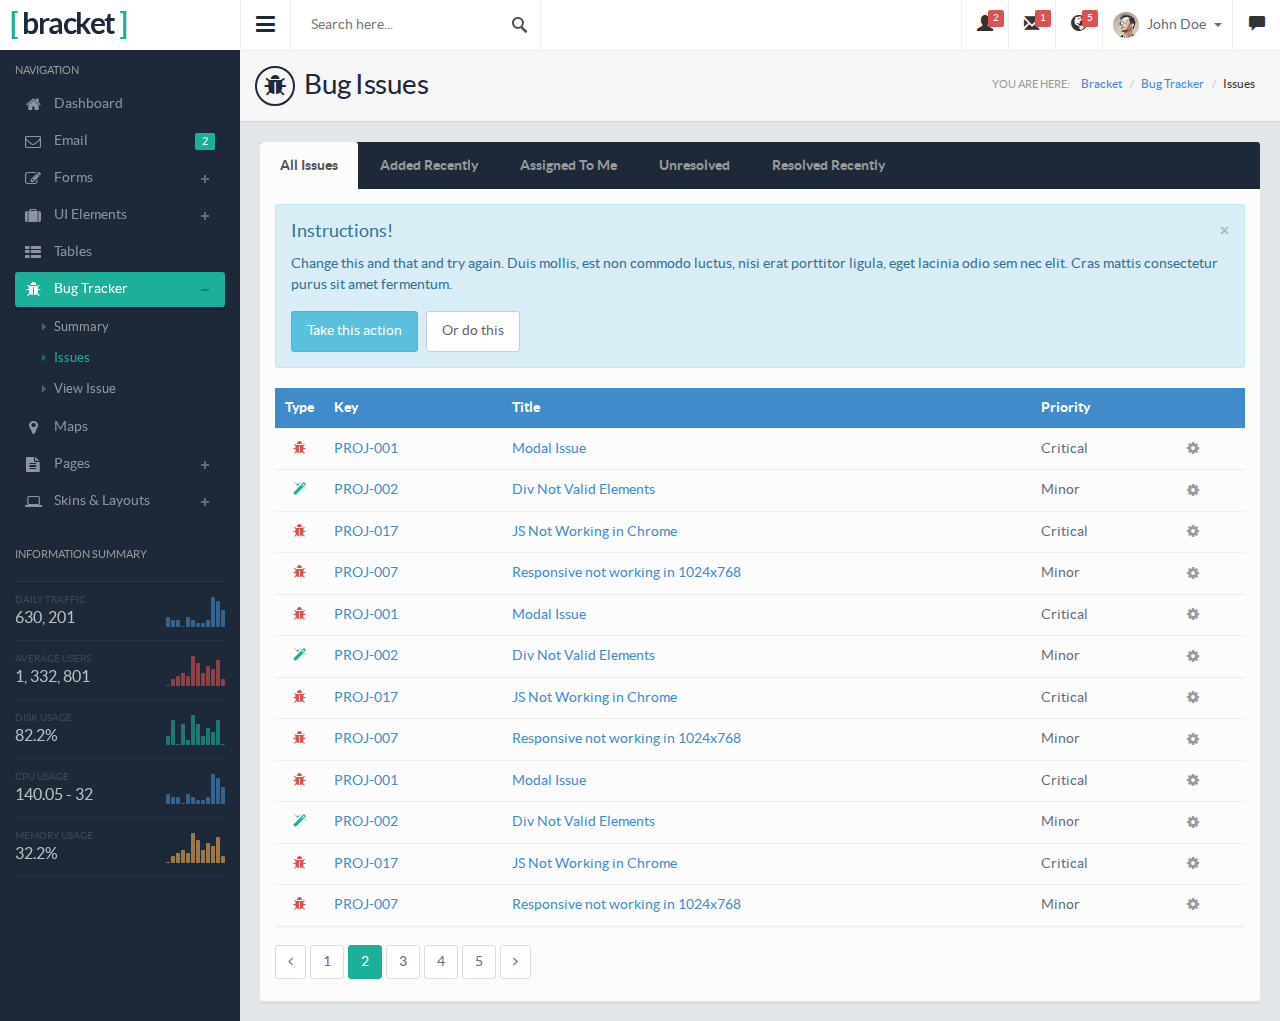
<file: WhaleReport/WhaleReport/Plugins/Templets/bracket/bug-issues.html>
﻿<!DOCTYPE html>
<html lang="en">
    <head>
        <meta charset="utf-8">
        <meta name="viewport" content="width=device-width, initial-scale=1.0, maximum-scale=1.0">
        <meta name="description" content="">
        <meta name="author" content="">
        <link rel="shortcut icon" href="images/favicon.png" type="image/png">

        <title>Bracket Responsive Bootstrap3 Admin</title>

        <link href="css/style.default.css" rel="stylesheet">
        <link href="css/morris.css" rel="stylesheet">

        <!-- HTML5 shim and Respond.js IE8 support of HTML5 elements and media queries -->
        <!--[if lt IE 9]>
        <script src="js/html5shiv.js"></script>
        <script src="js/respond.min.js"></script>
        <![endif]-->
    </head>

    <body>



<!-- Preloader -->
<div id="preloader">
    <div id="status"><i class="fa fa-spinner fa-spin"></i></div>
</div>

        

        <section>

            <div class="leftpanel">

                <div class="logopanel">
                    <h1><span>[</span> bracket <span>]</span></h1>
                </div><!-- logopanel -->

                <div class="leftpanelinner">

                    <!-- This is only visible to small devices -->
                    <div class="visible-xs hidden-sm hidden-md hidden-lg">   
                        <div class="media userlogged">
                            <img alt="" src="images/photos/loggeduser.png" class="media-object">
                            <div class="media-body">
                                <h4>John Doe</h4>
                                <span>"Life is so..."</span>
                            </div>
                        </div>

                        <h5 class="sidebartitle actitle">Account</h5>
                        <ul class="nav nav-pills nav-stacked nav-bracket mb30">
                            <li><a href="profile.html"><i class="fa fa-user"></i> <span>Profile</span></a></li>
                            <li><a href=""><i class="fa fa-cog"></i> <span>Account Settings</span></a></li>
                            <li><a href=""><i class="fa fa-question-circle"></i> <span>Help</span></a></li>
                            <li><a href="signout.html"><i class="fa fa-sign-out"></i> <span>Sign Out</span></a></li>
                        </ul>
                    </div>

                    <h5 class="sidebartitle">Navigation</h5>
                    <ul class="nav nav-pills nav-stacked nav-bracket">
                        <li><a href="index.html"><i class="fa fa-home"></i> <span>Dashboard</span></a></li>
                        <li><a href="email.html"><span class="pull-right badge badge-success">2</span><i class="fa fa-envelope-o"></i> <span>Email</span></a></li>
                        <li class="nav-parent"><a href=""><i class="fa fa-edit"></i> <span>Forms</span></a>
                            <ul class="children">
                                <li><a href="general-forms.html"><i class="fa fa-caret-right"></i> General Forms</a></li>
                                <li><a href="form-layouts.html"><i class="fa fa-caret-right"></i> Form Layouts</a></li>
                                <li><a href="form-validation.html"><i class="fa fa-caret-right"></i> Form Validation</a></li>
                                <li><a href="form-wizards.html"><i class="fa fa-caret-right"></i> Form Wizards</a></li>
                                <li><a href="wysiwyg.html"><i class="fa fa-caret-right"></i> Text Editor</a></li>
                                <li><a href="code-editor.html"><i class="fa fa-caret-right"></i> Code Editor</a></li>
                                <li><a href="x-editable.html"><i class="fa fa-caret-right"></i> X-Editable</a></li>
                            </ul>
                        </li>
                        <li class="nav-parent"><a href=""><i class="fa fa-suitcase"></i> <span>UI Elements</span></a>
                            <ul class="children">
                                <li><a href="buttons.html"><i class="fa fa-caret-right"></i> Buttons</a></li>
                                <li><a href="icons.html"><span class="pull-right badge badge-danger">updated</span><i class="fa fa-caret-right"></i> Icons</a></li>
                                <li><a href="typography.html"><i class="fa fa-caret-right"></i> Typography</a></li>
                                <li><a href="alerts.html"><i class="fa fa-caret-right"></i> Alerts &amp; Notifications</a></li>
                                <li><a href="modals.html"><i class="fa fa-caret-right"></i> Modals</a></li>
                                <li><a href="tabs-accordions.html"><i class="fa fa-caret-right"></i> Tabs &amp; Accordions</a></li>
                                <li><a href="sliders.html"><i class="fa fa-caret-right"></i> Sliders</a></li>
                                <li><a href="graphs.html"><i class="fa fa-caret-right"></i> Graphs &amp; Charts</a></li>
                                <li><a href="widgets.html"><i class="fa fa-caret-right"></i> Panels &amp; Widgets</a></li>
                                <li><a href="extras.html"><i class="fa fa-caret-right"></i> Extras</a></li>
                            </ul>
                        </li>
                        <li><a href="tables.html"><i class="fa fa-th-list"></i> <span>Tables</span></a></li>
                        <li class="nav-parent nav-active active"><a href=""><i class="fa fa-bug"></i> <span>Bug Tracker</span></a>
                            <ul class="children" style="display: block">
                                <li><a href="bug-tracker.html"><i class="fa fa-caret-right"></i> Summary</a></li>
                                <li class="active"><a href="bug-issues.html"><i class="fa fa-caret-right"></i> Issues</a></li>
                                <li><a href="view-issue.html"><i class="fa fa-caret-right"></i> View Issue</a></li>
                            </ul>
                        </li>
                        <li><a href="maps.html"><i class="fa fa-map-marker"></i> <span>Maps</span></a></li>
                        <li class="nav-parent"><a href=""><i class="fa fa-file-text"></i> <span>Pages</span></a>
                            <ul class="children">
                                <li><a href="calendar.html"><i class="fa fa-caret-right"></i> Calendar</a></li>
                                <li><a href="media-manager.html"><i class="fa fa-caret-right"></i> Media Manager</a></li>
                                <li><a href="timeline.html"><i class="fa fa-caret-right"></i> Timeline</a></li>
                                <li><a href="blog-list.html"><i class="fa fa-caret-right"></i> Blog List</a></li>
                                <li><a href="blog-single.html"><i class="fa fa-caret-right"></i> Blog Single</a></li>
                                <li><a href="people-directory.html"><i class="fa fa-caret-right"></i> People Directory</a></li>
                                <li><a href="profile.html"><i class="fa fa-caret-right"></i> Profile</a></li>
                                <li><a href="invoice.html"><i class="fa fa-caret-right"></i> Invoice</a></li>
                                <li><a href="search-results.html"><i class="fa fa-caret-right"></i> Search Results</a></li>
                                <li><a href="blank.html"><i class="fa fa-caret-right"></i> Blank Page</a></li>
                                <li><a href="notfound.html"><i class="fa fa-caret-right"></i> 404 Page</a></li>
                                <li><a href="locked.html"><i class="fa fa-caret-right"></i> Locked Screen</a></li>
                                <li><a href="signin.html"><i class="fa fa-caret-right"></i> Sign In</a></li>
                                <li><a href="signup.html"><i class="fa fa-caret-right"></i> Sign Up</a></li>
                            </ul>
                        </li>
                        <li class="nav-parent"><a href="layouts.html"><i class="fa fa-laptop"></i> <span>Skins &amp; Layouts</span></a>
                            <ul class="children">
                                <li><a href="layouts.html"><i class="fa fa-caret-right"></i> General Layouts</a></li>
                                <li><a href="horizontal-menu.html"><i class="fa fa-caret-right"></i> Top Menu</a></li>
                                <li><a href="horizontal-menu2.html"><i class="fa fa-caret-right"></i> Top Menu w/ Sidebar</a></li>
                                <li><a href="fixed-width.html"><i class="fa fa-caret-right"></i> Fixed Width Page</a></li>
                                <li><a href="fixed-width2.html"><i class="fa fa-caret-right"></i> Fixed Width w/ Menu</a></li>
                            </ul>
                        </li>
                    </ul>

                    <div class="infosummary">
                        <h5 class="sidebartitle">Information Summary</h5>    
                        <ul>
                            <li>
                                <div class="datainfo">
                                    <span class="text-muted">Daily Traffic</span>
                                    <h4>630, 201</h4>
                                </div>
                                <div id="sidebar-chart" class="chart"></div>   
                            </li>
                            <li>
                                <div class="datainfo">
                                    <span class="text-muted">Average Users</span>
                                    <h4>1, 332, 801</h4>
                                </div>
                                <div id="sidebar-chart2" class="chart"></div>   
                            </li>
                            <li>
                                <div class="datainfo">
                                    <span class="text-muted">Disk Usage</span>
                                    <h4>82.2%</h4>
                                </div>
                                <div id="sidebar-chart3" class="chart"></div>   
                            </li>
                            <li>
                                <div class="datainfo">
                                    <span class="text-muted">CPU Usage</span>
                                    <h4>140.05 - 32</h4>
                                </div>
                                <div id="sidebar-chart4" class="chart"></div>   
                            </li>
                            <li>
                                <div class="datainfo">
                                    <span class="text-muted">Memory Usage</span>
                                    <h4>32.2%</h4>
                                </div>
                                <div id="sidebar-chart5" class="chart"></div>   
                            </li>
                        </ul>
                    </div><!-- infosummary -->

                </div><!-- leftpanelinner -->
            </div><!-- leftpanel -->

            <div class="mainpanel">

                <div class="headerbar">

                    <a class="menutoggle"><i class="fa fa-bars"></i></a>

                    <form class="searchform" action="index.html" method="post">
                        <input type="text" class="form-control" name="keyword" placeholder="Search here..." />
                    </form>

                    <div class="header-right">
                        <ul class="headermenu">
                            <li>
                                <div class="btn-group">
                                    <button class="btn btn-default dropdown-toggle tp-icon" data-toggle="dropdown">
                                        <i class="glyphicon glyphicon-user"></i>
                                        <span class="badge">2</span>
                                    </button>
                                    <div class="dropdown-menu dropdown-menu-head pull-right">
                                        <h5 class="title">2 Newly Registered Users</h5>
                                        <ul class="dropdown-list user-list">
                                            <li class="new">
                                                <div class="thumb"><a href=""><img src="images/photos/user1.png" alt="" /></a></div>
                                                <div class="desc">
                                                    <h5><a href="">Draniem Daamul (@draniem)</a> <span class="badge badge-success">new</span></h5>
                                                </div>
                                            </li>
                                            <li class="new">
                                                <div class="thumb"><a href=""><img src="images/photos/user2.png" alt="" /></a></div>
                                                <div class="desc">
                                                    <h5><a href="">Zaham Sindilmaca (@zaham)</a> <span class="badge badge-success">new</span></h5>
                                                </div>
                                            </li>
                                            <li>
                                                <div class="thumb"><a href=""><img src="images/photos/user3.png" alt="" /></a></div>
                                                <div class="desc">
                                                    <h5><a href="">Weno Carasbong (@wenocar)</a></h5>
                                                </div>
                                            </li>
                                            <li>
                                                <div class="thumb"><a href=""><img src="images/photos/user4.png" alt="" /></a></div>
                                                <div class="desc">
                                                    <h5><a href="">Nusja Nawancali (@nusja)</a></h5>
                                                </div>
                                            </li>
                                            <li>
                                                <div class="thumb"><a href=""><img src="images/photos/user5.png" alt="" /></a></div>
                                                <div class="desc">
                                                    <h5><a href="">Lane Kitmari (@lane_kitmare)</a></h5>
                                                </div>
                                            </li>
                                            <li class="new"><a href="">See All Users</a></li>
                                        </ul>
                                    </div>
                                </div>
                            </li>
                            <li>
                                <div class="btn-group">
                                    <button class="btn btn-default dropdown-toggle tp-icon" data-toggle="dropdown">
                                        <i class="glyphicon glyphicon-envelope"></i>
                                        <span class="badge">1</span>
                                    </button>
                                    <div class="dropdown-menu dropdown-menu-head pull-right">
                                        <h5 class="title">You Have 1 New Message</h5>
                                        <ul class="dropdown-list gen-list">
                                            <li class="new">
                                                <a href="">
                                                    <span class="thumb"><img src="images/photos/user1.png" alt="" /></span>
                                                    <span class="desc">
                                                        <span class="name">Draniem Daamul <span class="badge badge-success">new</span></span>
                                                        <span class="msg">Lorem ipsum dolor sit amet...</span>
                                                    </span>
                                                </a>
                                            </li>
                                            <li>
                                                <a href="">
                                                    <span class="thumb"><img src="images/photos/user2.png" alt="" /></span>
                                                    <span class="desc">
                                                        <span class="name">Nusja Nawancali</span>
                                                        <span class="msg">Lorem ipsum dolor sit amet...</span>
                                                    </span>
                                                </a>
                                            </li>
                                            <li>
                                                <a href="">
                                                    <span class="thumb"><img src="images/photos/user3.png" alt="" /></span>
                                                    <span class="desc">
                                                        <span class="name">Weno Carasbong</span>
                                                        <span class="msg">Lorem ipsum dolor sit amet...</span>
                                                    </span>
                                                </a>
                                            </li>
                                            <li>
                                                <a href="">
                                                    <span class="thumb"><img src="images/photos/user4.png" alt="" /></span>
                                                    <span class="desc">
                                                        <span class="name">Zaham Sindilmaca</span>
                                                        <span class="msg">Lorem ipsum dolor sit amet...</span>
                                                    </span>
                                                </a>
                                            </li>
                                            <li>
                                                <a href="">
                                                    <span class="thumb"><img src="images/photos/user5.png" alt="" /></span>
                                                    <span class="desc">
                                                        <span class="name">Veno Leongal</span>
                                                        <span class="msg">Lorem ipsum dolor sit amet...</span>
                                                    </span>
                                                </a>
                                            </li>
                                            <li class="new"><a href="">Read All Messages</a></li>
                                        </ul>
                                    </div>
                                </div>
                            </li>
                            <li>
                                <div class="btn-group">
                                    <button class="btn btn-default dropdown-toggle tp-icon" data-toggle="dropdown">
                                        <i class="glyphicon glyphicon-globe"></i>
                                        <span class="badge">5</span>
                                    </button>
                                    <div class="dropdown-menu dropdown-menu-head pull-right">
                                        <h5 class="title">You Have 5 New Notifications</h5>
                                        <ul class="dropdown-list gen-list">
                                            <li class="new">
                                                <a href="">
                                                    <span class="thumb"><img src="images/photos/user4.png" alt="" /></span>
                                                    <span class="desc">
                                                        <span class="name">Zaham Sindilmaca <span class="badge badge-success">new</span></span>
                                                        <span class="msg">is now following you</span>
                                                    </span>
                                                </a>
                                            </li>
                                            <li class="new">
                                                <a href="">
                                                    <span class="thumb"><img src="images/photos/user5.png" alt="" /></span>
                                                    <span class="desc">
                                                        <span class="name">Weno Carasbong <span class="badge badge-success">new</span></span>
                                                        <span class="msg">is now following you</span>
                                                    </span>
                                                </a>
                                            </li>
                                            <li class="new">
                                                <a href="">
                                                    <span class="thumb"><img src="images/photos/user3.png" alt="" /></span>
                                                    <span class="desc">
                                                        <span class="name">Veno Leongal <span class="badge badge-success">new</span></span>
                                                        <span class="msg">likes your recent status</span>
                                                    </span>
                                                </a>
                                            </li>
                                            <li class="new">
                                                <a href="">
                                                    <span class="thumb"><img src="images/photos/user3.png" alt="" /></span>
                                                    <span class="desc">
                                                        <span class="name">Nusja Nawancali <span class="badge badge-success">new</span></span>
                                                        <span class="msg">downloaded your work</span>
                                                    </span>
                                                </a>
                                            </li>
                                            <li class="new">
                                                <a href="">
                                                    <span class="thumb"><img src="images/photos/user3.png" alt="" /></span>
                                                    <span class="desc">
                                                        <span class="name">Nusja Nawancali <span class="badge badge-success">new</span></span>
                                                        <span class="msg">send you 2 messages</span>
                                                    </span>
                                                </a>
                                            </li>
                                            <li class="new"><a href="">See All Notifications</a></li>
                                        </ul>
                                    </div>
                                </div>
                            </li>
                            <li>
                                <div class="btn-group">
                                    <button type="button" class="btn btn-default dropdown-toggle" data-toggle="dropdown">
                                        <img src="images/photos/loggeduser.png" alt="" />
                                        John Doe
                                        <span class="caret"></span>
                                    </button>
                                    <ul class="dropdown-menu dropdown-menu-usermenu pull-right">
                                        <li><a href="profile.html"><i class="glyphicon glyphicon-user"></i> My Profile</a></li>
                                        <li><a href="#"><i class="glyphicon glyphicon-cog"></i> Account Settings</a></li>
                                        <li><a href="#"><i class="glyphicon glyphicon-question-sign"></i> Help</a></li>
                                        <li><a href="signin.html"><i class="glyphicon glyphicon-log-out"></i> Log Out</a></li>
                                    </ul>
                                </div>
                            </li>
                            <li>
                                <button id="chatview" class="btn btn-default tp-icon chat-icon">
                                    <i class="glyphicon glyphicon-comment"></i>
                                </button>
                            </li>
                        </ul>
                    </div><!-- header-right -->

                </div><!-- headerbar -->

                <div class="pageheader">
                    <h2><i class="fa fa-bug"></i> Bug Issues</h2>
                    <div class="breadcrumb-wrapper">
                        <span class="label">You are here:</span>
                        <ol class="breadcrumb">
                            <li><a href="index.html">Bracket</a></li>
                            <li><a href="bug-tracker.html">Bug Tracker</a></li>
                            <li class="active">Issues</li>
                        </ol>
                    </div>
                </div>

                <div class="contentpanel">
                    
                    <ul class="nav nav-tabs nav-dark">
                        <li class="active"><a data-toggle="tab" href="#all"><strong>All Issues</strong></a></li>
                        <li><a data-toggle="tab" href="#added"><strong>Added Recently</strong></a></li>
                        <li><a data-toggle="tab" href="#assigned"><strong>Assigned To Me</strong></a></li>
                        <li><a data-toggle="tab" href="#unresolved"><strong>Unresolved</strong></a></li>
                        <li><a data-toggle="tab" href="#resolved"><strong>Resolved Recently</strong></a></li>
                    </ul>
                    <div class="tab-content">
                        <div id="all" class="tab-pane active">
                            
                            <div class="alert alert-info fade in">
                                <button type="button" class="close" data-dismiss="alert" aria-hidden="true">&times;</button>
                                <h4>Instructions!</h4>
                                <p>Change this and that and try again. Duis mollis, est non commodo luctus, nisi erat porttitor ligula, eget lacinia odio sem nec elit. Cras mattis consectetur purus sit amet fermentum.</p>
                                <p>
                                    <button type="button" class="btn btn-info">Take this action</button>
                                    <button type="button" class="btn btn-white">Or do this</button>
                                </p>
                            </div>
                            
                            <div class="table-responsive">
                                    <table class="table table-primary table-buglist">
                                        <thead>
                                            <tr>
                                                <th>Type</th>
                                                <th>Key</th>
                                                <th>Title</th>
                                                <th>Priority</th>
                                                <th></th>
                                            </tr>
                                        </thead>
                                        <tbody>
                                            <tr>
                                                <td><i class="fa fa-bug tooltips" data-toggle="tooltip" title="Bug"></i></td>
                                                <td><a href="view-issue.html">PROJ-001</a></td>
                                                <td><a href="view-issue.html">Modal Issue</a></td>
                                                <td>Critical</td>
                                                <td>
                                                    <div class="btn-group">
                                                        <a data-toggle="dropdown" class="dropdown-toggle">
                                                          <i class="fa fa-cog"></i>
                                                        </a>
                                                        <ul role="menu" class="dropdown-menu pull-right">
                                                          <li><a href="#">View Issue</a></li>
                                                          <li><a href="#">Close Issue</a></li>
                                                          <li><a href="#">Resolve Issue</a></li>
                                                          <li class="divider"></li>
                                                          <li><a href="#">Edit</a></li>
                                                          <li><a href="#">Assign</a></li>
                                                          <li><a href="#">Comment</a></li>
                                                        </ul>
                                                    </div>
                                                </td>
                                            </tr>
                                            <tr>
                                                <td><i class="fa fa-magic tooltips" data-toggle="tooltip" title="Improvements"></i></td>
                                                <td><a href="view-issue.html">PROJ-002</a></td>
                                                <td><a href="view-issue.html">Div Not Valid Elements</a></td>
                                                <td>Minor</td>
                                                <td>
                                                    <div class="btn-group">
                                                        <a data-toggle="dropdown" class="dropdown-toggle">
                                                          <i class="fa fa-cog"></i>
                                                        </a>
                                                        <ul role="menu" class="dropdown-menu pull-right">
                                                          <li><a href="#">View Issue</a></li>
                                                          <li><a href="#">Close Issue</a></li>
                                                          <li><a href="#">Resolve Issue</a></li>
                                                          <li class="divider"></li>
                                                          <li><a href="#">Edit</a></li>
                                                          <li><a href="#">Assign</a></li>
                                                          <li><a href="#">Comment</a></li>
                                                        </ul>
                                                    </div>
                                                </td>
                                            </tr>
                                            <tr>
                                                <td><i class="fa fa-bug tooltips" data-toggle="tooltip" title="Bug"></i></td>
                                                <td><a href="view-issue.html">PROJ-017</a></td>
                                                <td><a href="view-issue.html">JS Not Working in Chrome</a></td>
                                                <td>Critical</td>
                                                <td>
                                                    <div class="btn-group">
                                                        <a data-toggle="dropdown" class="dropdown-toggle">
                                                          <i class="fa fa-cog"></i>
                                                        </a>
                                                        <ul role="menu" class="dropdown-menu pull-right">
                                                          <li><a href="#">View Issue</a></li>
                                                          <li><a href="#">Close Issue</a></li>
                                                          <li><a href="#">Resolve Issue</a></li>
                                                          <li class="divider"></li>
                                                          <li><a href="#">Edit</a></li>
                                                          <li><a href="#">Assign</a></li>
                                                          <li><a href="#">Comment</a></li>
                                                        </ul>
                                                    </div>
                                                </td>
                                            </tr>
                                            <tr>
                                                <td><i class="fa fa-bug tooltips" data-toggle="tooltip" title="Bug"></i></td>
                                                <td><a href="view-issue.html">PROJ-007</a></td>
                                                <td><a href="view-issue.html">Responsive not working in 1024x768</a></td>
                                                <td>Minor</td>
                                                <td>
                                                    <div class="btn-group">
                                                        <a data-toggle="dropdown" class="dropdown-toggle">
                                                          <i class="fa fa-cog"></i>
                                                        </a>
                                                        <ul role="menu" class="dropdown-menu pull-right">
                                                          <li><a href="#">View Issue</a></li>
                                                          <li><a href="#">Close Issue</a></li>
                                                          <li><a href="#">Resolve Issue</a></li>
                                                          <li class="divider"></li>
                                                          <li><a href="#">Edit</a></li>
                                                          <li><a href="#">Assign</a></li>
                                                          <li><a href="#">Comment</a></li>
                                                        </ul>
                                                    </div>
                                                </td>
                                            </tr>
                                            <tr>
                                                <td><i class="fa fa-bug tooltips" data-toggle="tooltip" title="Bug"></i></td>
                                                <td><a href="view-issue.html">PROJ-001</a></td>
                                                <td><a href="view-issue.html">Modal Issue</a></td>
                                                <td>Critical</td>
                                                <td>
                                                    <div class="btn-group">
                                                        <a data-toggle="dropdown" class="dropdown-toggle">
                                                          <i class="fa fa-cog"></i>
                                                        </a>
                                                        <ul role="menu" class="dropdown-menu pull-right">
                                                          <li><a href="#">View Issue</a></li>
                                                          <li><a href="#">Close Issue</a></li>
                                                          <li><a href="#">Resolve Issue</a></li>
                                                          <li class="divider"></li>
                                                          <li><a href="#">Edit</a></li>
                                                          <li><a href="#">Assign</a></li>
                                                          <li><a href="#">Comment</a></li>
                                                        </ul>
                                                    </div>
                                                </td>
                                            </tr>
                                            <tr>
                                                <td><i class="fa fa-magic tooltips" data-toggle="tooltip" title="Improvements"></i></td>
                                                <td><a href="view-issue.html">PROJ-002</a></td>
                                                <td><a href="view-issue.html">Div Not Valid Elements</a></td>
                                                <td>Minor</td>
                                                <td>
                                                    <div class="btn-group">
                                                        <a data-toggle="dropdown" class="dropdown-toggle">
                                                          <i class="fa fa-cog"></i>
                                                        </a>
                                                        <ul role="menu" class="dropdown-menu pull-right">
                                                          <li><a href="#">View Issue</a></li>
                                                          <li><a href="#">Close Issue</a></li>
                                                          <li><a href="#">Resolve Issue</a></li>
                                                          <li class="divider"></li>
                                                          <li><a href="#">Edit</a></li>
                                                          <li><a href="#">Assign</a></li>
                                                          <li><a href="#">Comment</a></li>
                                                        </ul>
                                                    </div>
                                                </td>
                                            </tr>
                                            <tr>
                                                <td><i class="fa fa-bug tooltips" data-toggle="tooltip" title="Bug"></i></td>
                                                <td><a href="view-issue.html">PROJ-017</a></td>
                                                <td><a href="view-issue.html">JS Not Working in Chrome</a></td>
                                                <td>Critical</td>
                                                <td>
                                                    <div class="btn-group">
                                                        <a data-toggle="dropdown" class="dropdown-toggle">
                                                          <i class="fa fa-cog"></i>
                                                        </a>
                                                        <ul role="menu" class="dropdown-menu pull-right">
                                                          <li><a href="#">View Issue</a></li>
                                                          <li><a href="#">Close Issue</a></li>
                                                          <li><a href="#">Resolve Issue</a></li>
                                                          <li class="divider"></li>
                                                          <li><a href="#">Edit</a></li>
                                                          <li><a href="#">Assign</a></li>
                                                          <li><a href="#">Comment</a></li>
                                                        </ul>
                                                    </div>
                                                </td>
                                            </tr>
                                            <tr>
                                                <td><i class="fa fa-bug tooltips" data-toggle="tooltip" title="Bug"></i></td>
                                                <td><a href="view-issue.html">PROJ-007</a></td>
                                                <td><a href="view-issue.html">Responsive not working in 1024x768</a></td>
                                                <td>Minor</td>
                                                <td>
                                                    <div class="btn-group">
                                                        <a data-toggle="dropdown" class="dropdown-toggle">
                                                          <i class="fa fa-cog"></i>
                                                        </a>
                                                        <ul role="menu" class="dropdown-menu pull-right">
                                                          <li><a href="#">View Issue</a></li>
                                                          <li><a href="#">Close Issue</a></li>
                                                          <li><a href="#">Resolve Issue</a></li>
                                                          <li class="divider"></li>
                                                          <li><a href="#">Edit</a></li>
                                                          <li><a href="#">Assign</a></li>
                                                          <li><a href="#">Comment</a></li>
                                                        </ul>
                                                    </div>
                                                </td>
                                            </tr>
                                            <tr>
                                                <td><i class="fa fa-bug tooltips" data-toggle="tooltip" title="Bug"></i></td>
                                                <td><a href="view-issue.html">PROJ-001</a></td>
                                                <td><a href="view-issue.html">Modal Issue</a></td>
                                                <td>Critical</td>
                                                <td>
                                                    <div class="btn-group">
                                                        <a data-toggle="dropdown" class="dropdown-toggle">
                                                          <i class="fa fa-cog"></i>
                                                        </a>
                                                        <ul role="menu" class="dropdown-menu pull-right">
                                                          <li><a href="#">View Issue</a></li>
                                                          <li><a href="#">Close Issue</a></li>
                                                          <li><a href="#">Resolve Issue</a></li>
                                                          <li class="divider"></li>
                                                          <li><a href="#">Edit</a></li>
                                                          <li><a href="#">Assign</a></li>
                                                          <li><a href="#">Comment</a></li>
                                                        </ul>
                                                    </div>
                                                </td>
                                            </tr>
                                            <tr>
                                                <td><i class="fa fa-magic tooltips" data-toggle="tooltip" title="Improvements"></i></td>
                                                <td><a href="view-issue.html">PROJ-002</a></td>
                                                <td><a href="view-issue.html">Div Not Valid Elements</a></td>
                                                <td>Minor</td>
                                                <td>
                                                    <div class="btn-group">
                                                        <a data-toggle="dropdown" class="dropdown-toggle">
                                                          <i class="fa fa-cog"></i>
                                                        </a>
                                                        <ul role="menu" class="dropdown-menu pull-right">
                                                          <li><a href="#">View Issue</a></li>
                                                          <li><a href="#">Close Issue</a></li>
                                                          <li><a href="#">Resolve Issue</a></li>
                                                          <li class="divider"></li>
                                                          <li><a href="#">Edit</a></li>
                                                          <li><a href="#">Assign</a></li>
                                                          <li><a href="#">Comment</a></li>
                                                        </ul>
                                                    </div>
                                                </td>
                                            </tr>
                                            <tr>
                                                <td><i class="fa fa-bug tooltips" data-toggle="tooltip" title="Bug"></i></td>
                                                <td><a href="view-issue.html">PROJ-017</a></td>
                                                <td><a href="view-issue.html">JS Not Working in Chrome</a></td>
                                                <td>Critical</td>
                                                <td>
                                                    <div class="btn-group">
                                                        <a data-toggle="dropdown" class="dropdown-toggle">
                                                          <i class="fa fa-cog"></i>
                                                        </a>
                                                        <ul role="menu" class="dropdown-menu pull-right">
                                                          <li><a href="#">View Issue</a></li>
                                                          <li><a href="#">Close Issue</a></li>
                                                          <li><a href="#">Resolve Issue</a></li>
                                                          <li class="divider"></li>
                                                          <li><a href="#">Edit</a></li>
                                                          <li><a href="#">Assign</a></li>
                                                          <li><a href="#">Comment</a></li>
                                                        </ul>
                                                    </div>
                                                </td>
                                            </tr>
                                            <tr>
                                                <td><i class="fa fa-bug tooltips" data-toggle="tooltip" title="Bug"></i></td>
                                                <td><a href="view-issue.html">PROJ-007</a></td>
                                                <td><a href="view-issue.html">Responsive not working in 1024x768</a></td>
                                                <td>Minor</td>
                                                <td>
                                                    <div class="btn-group">
                                                        <a data-toggle="dropdown" class="dropdown-toggle">
                                                          <i class="fa fa-cog"></i>
                                                        </a>
                                                        <ul role="menu" class="dropdown-menu pull-right">
                                                          <li><a href="#">View Issue</a></li>
                                                          <li><a href="#">Close Issue</a></li>
                                                          <li><a href="#">Resolve Issue</a></li>
                                                          <li class="divider"></li>
                                                          <li><a href="#">Edit</a></li>
                                                          <li><a href="#">Assign</a></li>
                                                          <li><a href="#">Comment</a></li>
                                                        </ul>
                                                    </div>
                                                </td>
                                            </tr>
                                        </tbody>
                                    </table>
                                    </div><!-- table-responsive -->
                                    
                                    <ul class="pagination pagination-split nomargin">
                                        <li class="disabled"><a href="#"><i class="fa fa-angle-left"></i></a></li>
                                        <li><a href="#">1</a></li>
                                        <li class="active"><a href="#">2</a></li>
                                        <li><a href="#">3</a></li>
                                        <li><a href="#">4</a></li>
                                        <li><a href="#">5</a></li>
                                        <li><a href="#"><i class="fa fa-angle-right"></i></a></li>
                                    </ul>
                                    
                                    
                        </div><!-- tab-pane -->
                        
                        <div id="added" class="tab-pane">
                            <p><strong>Note:</strong> Sed do eiusmod tempor incididunt ut labore et dolore magna aliqua. Ut enim ad minim veniam, quis nostrud exercitatio.</p>
                        </div><!-- tab-pane -->
                        
                        <div id="assigned" class="tab-pane">
                            Assigned To Me
                        </div><!-- tab-pane -->
                        
                        <div id="unresolved" class="tab-pane">
                            Unresolved
                        </div><!-- tab-pane -->
                        
                        <div id="resolved" class="tab-pane">
                            Resolved Recently
                        </div><!-- tab-pane -->
                        
                    </div><!-- tab-content -->
                    
                </div><!-- contentpanel -->

            </div><!-- mainpanel -->

            <div class="rightpanel">
                <!-- Nav tabs -->
                <ul class="nav nav-tabs nav-justified">
                    <li class="active"><a href="#rp-alluser" data-toggle="tab"><i class="fa fa-users"></i></a></li>
                    <li><a href="#rp-favorites" data-toggle="tab"><i class="fa fa-heart"></i></a></li>
                    <li><a href="#rp-history" data-toggle="tab"><i class="fa fa-clock-o"></i></a></li>
                    <li><a href="#rp-settings" data-toggle="tab"><i class="fa fa-gear"></i></a></li>
                </ul>

                <!-- Tab panes -->
                <div class="tab-content">
                    <div class="tab-pane active" id="rp-alluser">
                        <h5 class="sidebartitle">Online Users</h5>
                        <ul class="chatuserlist">
                            <li class="online">
                                <div class="media">
                                    <a href="#" class="pull-left media-thumb">
                                        <img alt="" src="images/photos/userprofile.png" class="media-object">
                                    </a>
                                    <div class="media-body">
                                        <strong>Eileen Sideways</strong>
                                        <small>Los Angeles, CA</small>
                                    </div>
                                </div><!-- media -->
                            </li>
                            <li class="online">
                                <div class="media">
                                    <a href="#" class="pull-left media-thumb">
                                        <img alt="" src="images/photos/user1.png" class="media-object">
                                    </a>
                                    <div class="media-body">
                                        <span class="pull-right badge badge-danger">2</span>
                                        <strong>Zaham Sindilmaca</strong>
                                        <small>San Francisco, CA</small>
                                    </div>
                                </div><!-- media -->
                            </li>
                            <li class="online">
                                <div class="media">
                                    <a href="#" class="pull-left media-thumb">
                                        <img alt="" src="images/photos/user2.png" class="media-object">
                                    </a>
                                    <div class="media-body">
                                        <strong>Nusja Nawancali</strong>
                                        <small>Bangkok, Thailand</small>
                                    </div>
                                </div><!-- media -->
                            </li>
                            <li class="online">
                                <div class="media">
                                    <a href="#" class="pull-left media-thumb">
                                        <img alt="" src="images/photos/user3.png" class="media-object">
                                    </a>
                                    <div class="media-body">
                                        <strong>Renov Leongal</strong>
                                        <small>Cebu City, Philippines</small>
                                    </div>
                                </div><!-- media -->
                            </li>
                            <li class="online">
                                <div class="media">
                                    <a href="#" class="pull-left media-thumb">
                                        <img alt="" src="images/photos/user4.png" class="media-object">
                                    </a>
                                    <div class="media-body">
                                        <strong>Weno Carasbong</strong>
                                        <small>Tokyo, Japan</small>
                                    </div>
                                </div><!-- media -->
                            </li>
                        </ul>

                        <div class="mb30"></div>

                        <h5 class="sidebartitle">Offline Users</h5>
                        <ul class="chatuserlist">
                            <li>
                                <div class="media">
                                    <a href="#" class="pull-left media-thumb">
                                        <img alt="" src="images/photos/user5.png" class="media-object">
                                    </a>
                                    <div class="media-body">
                                        <strong>Eileen Sideways</strong>
                                        <small>Los Angeles, CA</small>
                                    </div>
                                </div><!-- media -->
                            </li>
                            <li>
                                <div class="media">
                                    <a href="#" class="pull-left media-thumb">
                                        <img alt="" src="images/photos/user2.png" class="media-object">
                                    </a>
                                    <div class="media-body">
                                        <strong>Zaham Sindilmaca</strong>
                                        <small>San Francisco, CA</small>
                                    </div>
                                </div><!-- media -->
                            </li>
                            <li>
                                <div class="media">
                                    <a href="#" class="pull-left media-thumb">
                                        <img alt="" src="images/photos/user3.png" class="media-object">
                                    </a>
                                    <div class="media-body">
                                        <strong>Nusja Nawancali</strong>
                                        <small>Bangkok, Thailand</small>
                                    </div>
                                </div><!-- media -->
                            </li>
                            <li>
                                <div class="media">
                                    <a href="#" class="pull-left media-thumb">
                                        <img alt="" src="images/photos/user4.png" class="media-object">
                                    </a>
                                    <div class="media-body">
                                        <strong>Renov Leongal</strong>
                                        <small>Cebu City, Philippines</small>
                                    </div>
                                </div><!-- media -->
                            </li>
                            <li>
                                <div class="media">
                                    <a href="#" class="pull-left media-thumb">
                                        <img alt="" src="images/photos/user5.png" class="media-object">
                                    </a>
                                    <div class="media-body">
                                        <strong>Weno Carasbong</strong>
                                        <small>Tokyo, Japan</small>
                                    </div>
                                </div><!-- media -->
                            </li>
                            <li>
                                <div class="media">
                                    <a href="#" class="pull-left media-thumb">
                                        <img alt="" src="images/photos/user4.png" class="media-object">
                                    </a>
                                    <div class="media-body">
                                        <strong>Renov Leongal</strong>
                                        <small>Cebu City, Philippines</small>
                                    </div>
                                </div><!-- media -->
                            </li>
                            <li>
                                <div class="media">
                                    <a href="#" class="pull-left media-thumb">
                                        <img alt="" src="images/photos/user5.png" class="media-object">
                                    </a>
                                    <div class="media-body">
                                        <strong>Weno Carasbong</strong>
                                        <small>Tokyo, Japan</small>
                                    </div>
                                </div><!-- media -->
                            </li>
                        </ul>
                    </div>
                    <div class="tab-pane" id="rp-favorites">
                        <h5 class="sidebartitle">Favorites</h5>
                        <ul class="chatuserlist">
                            <li class="online">
                                <div class="media">
                                    <a href="#" class="pull-left media-thumb">
                                        <img alt="" src="images/photos/user2.png" class="media-object">
                                    </a>
                                    <div class="media-body">
                                        <strong>Eileen Sideways</strong>
                                        <small>Los Angeles, CA</small>
                                    </div>
                                </div><!-- media -->
                            </li>
                            <li>
                                <div class="media">
                                    <a href="#" class="pull-left media-thumb">
                                        <img alt="" src="images/photos/user1.png" class="media-object">
                                    </a>
                                    <div class="media-body">
                                        <strong>Zaham Sindilmaca</strong>
                                        <small>San Francisco, CA</small>
                                    </div>
                                </div><!-- media -->
                            </li>
                            <li>
                                <div class="media">
                                    <a href="#" class="pull-left media-thumb">
                                        <img alt="" src="images/photos/user3.png" class="media-object">
                                    </a>
                                    <div class="media-body">
                                        <strong>Nusja Nawancali</strong>
                                        <small>Bangkok, Thailand</small>
                                    </div>
                                </div><!-- media -->
                            </li>
                            <li class="online">
                                <div class="media">
                                    <a href="#" class="pull-left media-thumb">
                                        <img alt="" src="images/photos/user4.png" class="media-object">
                                    </a>
                                    <div class="media-body">
                                        <strong>Renov Leongal</strong>
                                        <small>Cebu City, Philippines</small>
                                    </div>
                                </div><!-- media -->
                            </li>
                            <li class="online">
                                <div class="media">
                                    <a href="#" class="pull-left media-thumb">
                                        <img alt="" src="images/photos/user5.png" class="media-object">
                                    </a>
                                    <div class="media-body">
                                        <strong>Weno Carasbong</strong>
                                        <small>Tokyo, Japan</small>
                                    </div>
                                </div><!-- media -->
                            </li>
                        </ul>
                    </div>
                    <div class="tab-pane" id="rp-history">
                        <h5 class="sidebartitle">History</h5>
                        <ul class="chatuserlist">
                            <li class="online">
                                <div class="media">
                                    <a href="#" class="pull-left media-thumb">
                                        <img alt="" src="images/photos/user4.png" class="media-object">
                                    </a>
                                    <div class="media-body">
                                        <strong>Eileen Sideways</strong>
                                        <small>Hi hello, ctc?... would you mind if I go to your...</small>
                                    </div>
                                </div><!-- media -->
                            </li>
                            <li>
                                <div class="media">
                                    <a href="#" class="pull-left media-thumb">
                                        <img alt="" src="images/photos/user2.png" class="media-object">
                                    </a>
                                    <div class="media-body">
                                        <strong>Zaham Sindilmaca</strong>
                                        <small>This is to inform you that your product that we...</small>
                                    </div>
                                </div><!-- media -->
                            </li>
                            <li>
                                <div class="media">
                                    <a href="#" class="pull-left media-thumb">
                                        <img alt="" src="images/photos/user3.png" class="media-object">
                                    </a>
                                    <div class="media-body">
                                        <strong>Nusja Nawancali</strong>
                                        <small>Are you willing to have a long term relat...</small>
                                    </div>
                                </div><!-- media -->
                            </li>
                        </ul>
                    </div>
                    <div class="tab-pane pane-settings" id="rp-settings">

                        <h5 class="sidebartitle mb20">Settings</h5>
                        <div class="form-group">
                            <label class="col-xs-8 control-label">Show Offline Users</label>
                            <div class="col-xs-4 control-label">
                                <div class="toggle toggle-success"></div>
                            </div>
                        </div>

                        <div class="form-group">
                            <label class="col-xs-8 control-label">Enable History</label>
                            <div class="col-xs-4 control-label">
                                <div class="toggle toggle-success"></div>
                            </div>
                        </div>

                        <div class="form-group">
                            <label class="col-xs-8 control-label">Show Full Name</label>
                            <div class="col-xs-4 control-label">
                                <div class="toggle-chat1 toggle-success"></div>
                            </div>
                        </div>

                        <div class="form-group">
                            <label class="col-xs-8 control-label">Show Location</label>
                            <div class="col-xs-4 control-label">
                                <div class="toggle toggle-success"></div>
                            </div>
                        </div>

                    </div><!-- tab-pane -->

                </div><!-- tab-content -->
            </div><!-- rightpanel -->

        </section>



        <script src="js/jquery-1.11.1.min.js"></script>
        <script src="js/jquery-migrate-1.2.1.min.js"></script>
        <script src="js/bootstrap.min.js"></script>
        <script src="js/modernizr.min.js"></script>
        <script src="js/jquery.sparkline.min.js"></script>
        <script src="js/toggles.min.js"></script>
        <script src="js/retina.min.js"></script>
        <script src="js/jquery.cookies.js"></script>

        
        <script src="js/morris.min.js"></script>
        <script src="js/raphael-2.1.0.min.js"></script>
        <script src="js/chosen.jquery.min.js"></script>

        <script src="js/custom.js"></script>

    </body>
</html>
</file>
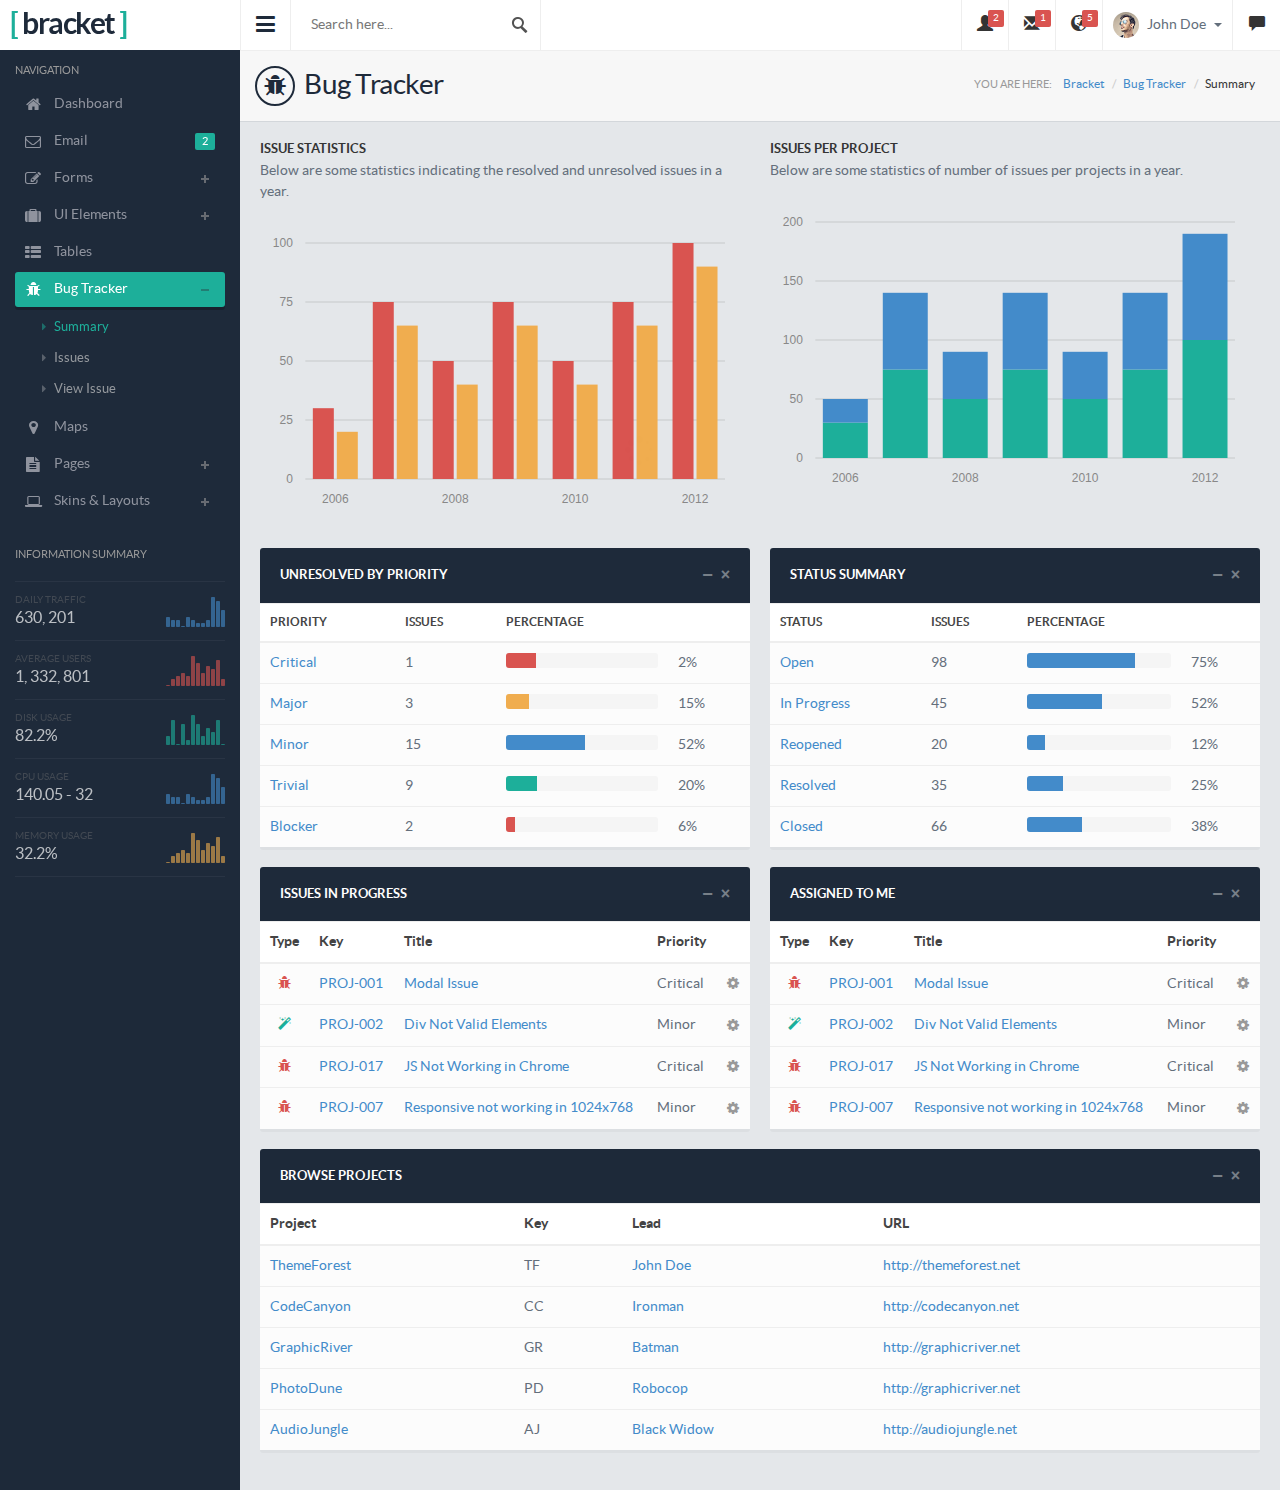
<file: WhaleReport/WhaleReport/Plugins/Templets/bracket/bug-tracker.html>
﻿<!DOCTYPE html>
<html lang="en">
    <head>
        <meta charset="utf-8">
        <meta name="viewport" content="width=device-width, initial-scale=1.0, maximum-scale=1.0">
        <meta name="description" content="">
        <meta name="author" content="">
        <link rel="shortcut icon" href="images/favicon.png" type="image/png">

        <title>Bracket Responsive Bootstrap3 Admin</title>

        <link href="css/style.default.css" rel="stylesheet">
        <link href="css/morris.css" rel="stylesheet">

        <!-- HTML5 shim and Respond.js IE8 support of HTML5 elements and media queries -->
        <!--[if lt IE 9]>
        <script src="js/html5shiv.js"></script>
        <script src="js/respond.min.js"></script>
        <![endif]-->
    </head>

    <body>



<!-- Preloader -->
<div id="preloader">
    <div id="status"><i class="fa fa-spinner fa-spin"></i></div>
</div>

        

        <section>

            <div class="leftpanel">

                <div class="logopanel">
                    <h1><span>[</span> bracket <span>]</span></h1>
                </div><!-- logopanel -->

                <div class="leftpanelinner">

                    <!-- This is only visible to small devices -->
                    <div class="visible-xs hidden-sm hidden-md hidden-lg">   
                        <div class="media userlogged">
                            <img alt="" src="images/photos/loggeduser.png" class="media-object">
                            <div class="media-body">
                                <h4>John Doe</h4>
                                <span>"Life is so..."</span>
                            </div>
                        </div>

                        <h5 class="sidebartitle actitle">Account</h5>
                        <ul class="nav nav-pills nav-stacked nav-bracket mb30">
                            <li><a href="profile.html"><i class="fa fa-user"></i> <span>Profile</span></a></li>
                            <li><a href=""><i class="fa fa-cog"></i> <span>Account Settings</span></a></li>
                            <li><a href=""><i class="fa fa-question-circle"></i> <span>Help</span></a></li>
                            <li><a href="signout.html"><i class="fa fa-sign-out"></i> <span>Sign Out</span></a></li>
                        </ul>
                    </div>

                    <h5 class="sidebartitle">Navigation</h5>
                    <ul class="nav nav-pills nav-stacked nav-bracket">
                        <li><a href="index.html"><i class="fa fa-home"></i> <span>Dashboard</span></a></li>
                        <li><a href="email.html"><span class="pull-right badge badge-success">2</span><i class="fa fa-envelope-o"></i> <span>Email</span></a></li>
                        <li class="nav-parent"><a href=""><i class="fa fa-edit"></i> <span>Forms</span></a>
                            <ul class="children">
                                <li><a href="general-forms.html"><i class="fa fa-caret-right"></i> General Forms</a></li>
                                <li><a href="form-layouts.html"><i class="fa fa-caret-right"></i> Form Layouts</a></li>
                                <li><a href="form-validation.html"><i class="fa fa-caret-right"></i> Form Validation</a></li>
                                <li><a href="form-wizards.html"><i class="fa fa-caret-right"></i> Form Wizards</a></li>
                                <li><a href="wysiwyg.html"><i class="fa fa-caret-right"></i> Text Editor</a></li>
                                <li><a href="code-editor.html"><i class="fa fa-caret-right"></i> Code Editor</a></li>
                                <li><a href="x-editable.html"><i class="fa fa-caret-right"></i> X-Editable</a></li>
                            </ul>
                        </li>
                        <li class="nav-parent"><a href=""><i class="fa fa-suitcase"></i> <span>UI Elements</span></a>
                            <ul class="children">
                                <li><a href="buttons.html"><i class="fa fa-caret-right"></i> Buttons</a></li>
                                <li><a href="icons.html"><span class="pull-right badge badge-danger">updated</span><i class="fa fa-caret-right"></i> Icons</a></li>
                                <li><a href="typography.html"><i class="fa fa-caret-right"></i> Typography</a></li>
                                <li><a href="alerts.html"><i class="fa fa-caret-right"></i> Alerts &amp; Notifications</a></li>
                                <li><a href="modals.html"><i class="fa fa-caret-right"></i> Modals</a></li>
                                <li><a href="tabs-accordions.html"><i class="fa fa-caret-right"></i> Tabs &amp; Accordions</a></li>
                                <li><a href="sliders.html"><i class="fa fa-caret-right"></i> Sliders</a></li>
                                <li><a href="graphs.html"><i class="fa fa-caret-right"></i> Graphs &amp; Charts</a></li>
                                <li><a href="widgets.html"><i class="fa fa-caret-right"></i> Panels &amp; Widgets</a></li>
                                <li><a href="extras.html"><i class="fa fa-caret-right"></i> Extras</a></li>
                            </ul>
                        </li>
                        <li><a href="tables.html"><i class="fa fa-th-list"></i> <span>Tables</span></a></li>
                        <li class="nav-parent nav-active active"><a href=""><i class="fa fa-bug"></i> <span>Bug Tracker</span></a>
                            <ul class="children" style="display: block">
                                <li class="active"><a href="bug-tracker.html"><i class="fa fa-caret-right"></i> Summary</a></li>
                                <li><a href="bug-issues.html"><i class="fa fa-caret-right"></i> Issues</a></li>
                                <li><a href="view-issue.html"><i class="fa fa-caret-right"></i> View Issue</a></li>
                            </ul>
                        </li>
                        <li><a href="maps.html"><i class="fa fa-map-marker"></i> <span>Maps</span></a></li>
                        <li class="nav-parent"><a href=""><i class="fa fa-file-text"></i> <span>Pages</span></a>
                            <ul class="children">
                                <li><a href="calendar.html"><i class="fa fa-caret-right"></i> Calendar</a></li>
                                <li><a href="media-manager.html"><i class="fa fa-caret-right"></i> Media Manager</a></li>
                                <li><a href="timeline.html"><i class="fa fa-caret-right"></i> Timeline</a></li>
                                <li><a href="blog-list.html"><i class="fa fa-caret-right"></i> Blog List</a></li>
                                <li><a href="blog-single.html"><i class="fa fa-caret-right"></i> Blog Single</a></li>
                                <li><a href="people-directory.html"><i class="fa fa-caret-right"></i> People Directory</a></li>
                                <li><a href="profile.html"><i class="fa fa-caret-right"></i> Profile</a></li>
                                <li><a href="invoice.html"><i class="fa fa-caret-right"></i> Invoice</a></li>
                                <li><a href="search-results.html"><i class="fa fa-caret-right"></i> Search Results</a></li>
                                <li><a href="blank.html"><i class="fa fa-caret-right"></i> Blank Page</a></li>
                                <li><a href="notfound.html"><i class="fa fa-caret-right"></i> 404 Page</a></li>
                                <li><a href="locked.html"><i class="fa fa-caret-right"></i> Locked Screen</a></li>
                                <li><a href="signin.html"><i class="fa fa-caret-right"></i> Sign In</a></li>
                                <li><a href="signup.html"><i class="fa fa-caret-right"></i> Sign Up</a></li>
                            </ul>
                        </li>
                        <li class="nav-parent"><a href="layouts.html"><i class="fa fa-laptop"></i> <span>Skins &amp; Layouts</span></a>
                            <ul class="children">
                                <li><a href="layouts.html"><i class="fa fa-caret-right"></i> General Layouts</a></li>
                                <li><a href="horizontal-menu.html"><i class="fa fa-caret-right"></i> Top Menu</a></li>
                                <li><a href="horizontal-menu2.html"><i class="fa fa-caret-right"></i> Top Menu w/ Sidebar</a></li>
                                <li><a href="fixed-width.html"><i class="fa fa-caret-right"></i> Fixed Width Page</a></li>
                                <li><a href="fixed-width2.html"><i class="fa fa-caret-right"></i> Fixed Width w/ Menu</a></li>
                            </ul>
                        </li>
                    </ul>

                    <div class="infosummary">
                        <h5 class="sidebartitle">Information Summary</h5>    
                        <ul>
                            <li>
                                <div class="datainfo">
                                    <span class="text-muted">Daily Traffic</span>
                                    <h4>630, 201</h4>
                                </div>
                                <div id="sidebar-chart" class="chart"></div>   
                            </li>
                            <li>
                                <div class="datainfo">
                                    <span class="text-muted">Average Users</span>
                                    <h4>1, 332, 801</h4>
                                </div>
                                <div id="sidebar-chart2" class="chart"></div>   
                            </li>
                            <li>
                                <div class="datainfo">
                                    <span class="text-muted">Disk Usage</span>
                                    <h4>82.2%</h4>
                                </div>
                                <div id="sidebar-chart3" class="chart"></div>   
                            </li>
                            <li>
                                <div class="datainfo">
                                    <span class="text-muted">CPU Usage</span>
                                    <h4>140.05 - 32</h4>
                                </div>
                                <div id="sidebar-chart4" class="chart"></div>   
                            </li>
                            <li>
                                <div class="datainfo">
                                    <span class="text-muted">Memory Usage</span>
                                    <h4>32.2%</h4>
                                </div>
                                <div id="sidebar-chart5" class="chart"></div>   
                            </li>
                        </ul>
                    </div><!-- infosummary -->

                </div><!-- leftpanelinner -->
            </div><!-- leftpanel -->

            <div class="mainpanel">

                <div class="headerbar">

                    <a class="menutoggle"><i class="fa fa-bars"></i></a>

                    <form class="searchform" action="index.html" method="post">
                        <input type="text" class="form-control" name="keyword" placeholder="Search here..." />
                    </form>

                    <div class="header-right">
                        <ul class="headermenu">
                            <li>
                                <div class="btn-group">
                                    <button class="btn btn-default dropdown-toggle tp-icon" data-toggle="dropdown">
                                        <i class="glyphicon glyphicon-user"></i>
                                        <span class="badge">2</span>
                                    </button>
                                    <div class="dropdown-menu dropdown-menu-head pull-right">
                                        <h5 class="title">2 Newly Registered Users</h5>
                                        <ul class="dropdown-list user-list">
                                            <li class="new">
                                                <div class="thumb"><a href=""><img src="images/photos/user1.png" alt="" /></a></div>
                                                <div class="desc">
                                                    <h5><a href="">Draniem Daamul (@draniem)</a> <span class="badge badge-success">new</span></h5>
                                                </div>
                                            </li>
                                            <li class="new">
                                                <div class="thumb"><a href=""><img src="images/photos/user2.png" alt="" /></a></div>
                                                <div class="desc">
                                                    <h5><a href="">Zaham Sindilmaca (@zaham)</a> <span class="badge badge-success">new</span></h5>
                                                </div>
                                            </li>
                                            <li>
                                                <div class="thumb"><a href=""><img src="images/photos/user3.png" alt="" /></a></div>
                                                <div class="desc">
                                                    <h5><a href="">Weno Carasbong (@wenocar)</a></h5>
                                                </div>
                                            </li>
                                            <li>
                                                <div class="thumb"><a href=""><img src="images/photos/user4.png" alt="" /></a></div>
                                                <div class="desc">
                                                    <h5><a href="">Nusja Nawancali (@nusja)</a></h5>
                                                </div>
                                            </li>
                                            <li>
                                                <div class="thumb"><a href=""><img src="images/photos/user5.png" alt="" /></a></div>
                                                <div class="desc">
                                                    <h5><a href="">Lane Kitmari (@lane_kitmare)</a></h5>
                                                </div>
                                            </li>
                                            <li class="new"><a href="">See All Users</a></li>
                                        </ul>
                                    </div>
                                </div>
                            </li>
                            <li>
                                <div class="btn-group">
                                    <button class="btn btn-default dropdown-toggle tp-icon" data-toggle="dropdown">
                                        <i class="glyphicon glyphicon-envelope"></i>
                                        <span class="badge">1</span>
                                    </button>
                                    <div class="dropdown-menu dropdown-menu-head pull-right">
                                        <h5 class="title">You Have 1 New Message</h5>
                                        <ul class="dropdown-list gen-list">
                                            <li class="new">
                                                <a href="">
                                                    <span class="thumb"><img src="images/photos/user1.png" alt="" /></span>
                                                    <span class="desc">
                                                        <span class="name">Draniem Daamul <span class="badge badge-success">new</span></span>
                                                        <span class="msg">Lorem ipsum dolor sit amet...</span>
                                                    </span>
                                                </a>
                                            </li>
                                            <li>
                                                <a href="">
                                                    <span class="thumb"><img src="images/photos/user2.png" alt="" /></span>
                                                    <span class="desc">
                                                        <span class="name">Nusja Nawancali</span>
                                                        <span class="msg">Lorem ipsum dolor sit amet...</span>
                                                    </span>
                                                </a>
                                            </li>
                                            <li>
                                                <a href="">
                                                    <span class="thumb"><img src="images/photos/user3.png" alt="" /></span>
                                                    <span class="desc">
                                                        <span class="name">Weno Carasbong</span>
                                                        <span class="msg">Lorem ipsum dolor sit amet...</span>
                                                    </span>
                                                </a>
                                            </li>
                                            <li>
                                                <a href="">
                                                    <span class="thumb"><img src="images/photos/user4.png" alt="" /></span>
                                                    <span class="desc">
                                                        <span class="name">Zaham Sindilmaca</span>
                                                        <span class="msg">Lorem ipsum dolor sit amet...</span>
                                                    </span>
                                                </a>
                                            </li>
                                            <li>
                                                <a href="">
                                                    <span class="thumb"><img src="images/photos/user5.png" alt="" /></span>
                                                    <span class="desc">
                                                        <span class="name">Veno Leongal</span>
                                                        <span class="msg">Lorem ipsum dolor sit amet...</span>
                                                    </span>
                                                </a>
                                            </li>
                                            <li class="new"><a href="">Read All Messages</a></li>
                                        </ul>
                                    </div>
                                </div>
                            </li>
                            <li>
                                <div class="btn-group">
                                    <button class="btn btn-default dropdown-toggle tp-icon" data-toggle="dropdown">
                                        <i class="glyphicon glyphicon-globe"></i>
                                        <span class="badge">5</span>
                                    </button>
                                    <div class="dropdown-menu dropdown-menu-head pull-right">
                                        <h5 class="title">You Have 5 New Notifications</h5>
                                        <ul class="dropdown-list gen-list">
                                            <li class="new">
                                                <a href="">
                                                    <span class="thumb"><img src="images/photos/user4.png" alt="" /></span>
                                                    <span class="desc">
                                                        <span class="name">Zaham Sindilmaca <span class="badge badge-success">new</span></span>
                                                        <span class="msg">is now following you</span>
                                                    </span>
                                                </a>
                                            </li>
                                            <li class="new">
                                                <a href="">
                                                    <span class="thumb"><img src="images/photos/user5.png" alt="" /></span>
                                                    <span class="desc">
                                                        <span class="name">Weno Carasbong <span class="badge badge-success">new</span></span>
                                                        <span class="msg">is now following you</span>
                                                    </span>
                                                </a>
                                            </li>
                                            <li class="new">
                                                <a href="">
                                                    <span class="thumb"><img src="images/photos/user3.png" alt="" /></span>
                                                    <span class="desc">
                                                        <span class="name">Veno Leongal <span class="badge badge-success">new</span></span>
                                                        <span class="msg">likes your recent status</span>
                                                    </span>
                                                </a>
                                            </li>
                                            <li class="new">
                                                <a href="">
                                                    <span class="thumb"><img src="images/photos/user3.png" alt="" /></span>
                                                    <span class="desc">
                                                        <span class="name">Nusja Nawancali <span class="badge badge-success">new</span></span>
                                                        <span class="msg">downloaded your work</span>
                                                    </span>
                                                </a>
                                            </li>
                                            <li class="new">
                                                <a href="">
                                                    <span class="thumb"><img src="images/photos/user3.png" alt="" /></span>
                                                    <span class="desc">
                                                        <span class="name">Nusja Nawancali <span class="badge badge-success">new</span></span>
                                                        <span class="msg">send you 2 messages</span>
                                                    </span>
                                                </a>
                                            </li>
                                            <li class="new"><a href="">See All Notifications</a></li>
                                        </ul>
                                    </div>
                                </div>
                            </li>
                            <li>
                                <div class="btn-group">
                                    <button type="button" class="btn btn-default dropdown-toggle" data-toggle="dropdown">
                                        <img src="images/photos/loggeduser.png" alt="" />
                                        John Doe
                                        <span class="caret"></span>
                                    </button>
                                    <ul class="dropdown-menu dropdown-menu-usermenu pull-right">
                                        <li><a href="profile.html"><i class="glyphicon glyphicon-user"></i> My Profile</a></li>
                                        <li><a href="#"><i class="glyphicon glyphicon-cog"></i> Account Settings</a></li>
                                        <li><a href="#"><i class="glyphicon glyphicon-question-sign"></i> Help</a></li>
                                        <li><a href="signin.html"><i class="glyphicon glyphicon-log-out"></i> Log Out</a></li>
                                    </ul>
                                </div>
                            </li>
                            <li>
                                <button id="chatview" class="btn btn-default tp-icon chat-icon">
                                    <i class="glyphicon glyphicon-comment"></i>
                                </button>
                            </li>
                        </ul>
                    </div><!-- header-right -->

                </div><!-- headerbar -->

                <div class="pageheader">
                    <h2><i class="fa fa-bug"></i> Bug Tracker</h2>
                    <div class="breadcrumb-wrapper">
                        <span class="label">You are here:</span>
                        <ol class="breadcrumb">
                            <li><a href="index.html">Bracket</a></li>
                            <li><a href="bug-tracker.html">Bug Tracker</a></li>
                            <li class="active">Summary</li>
                        </ol>
                    </div>
                </div>

                <div class="contentpanel">
                    
                    <div class="row">
                        <div class="col-md-6 mb30">
                            <h5 class="subtitle mb5">Issue Statistics</h5>
                            <p class="mb15">Below are some statistics indicating the resolved and unresolved issues in a year.</p>
                            <div id="bar-chart" style="width: 100%; height: 300px"></div>
                        </div><!-- col-md-6 -->
                        <div class="col-md-6 mb30">
                          <h5 class="subtitle mb5">Issues Per Project</h5>
                          <p class="mb15">Below are some statistics of number of issues per projects in a year.</p>
                          <div id="stacked-chart" style="width: 100%; height: 300px"></div>
                        </div><!-- col-md-6 -->
                    </div><!-- row -->
                    
                    <div class="row">
                        <div class="col-md-6">
                            
                            <div class="panel panel-dark panel-alt">
                                <div class="panel-heading">
                                    <div class="panel-btns">
                                        <a href="" class="panel-close">&times;</a>
                                        <a href="" class="minimize">&minus;</a>
                                    </div><!-- panel-btns -->
                                    <h5 class="panel-title">Unresolved By Priority</h5>
                                </div><!-- panel-heading -->
                                <div class="panel-body panel-table">
                                    <div class="table-responsive">
                                    <table class="table">
                                        <thead>
                                            <tr class="table-head-alt">
                                                <th>Priority</th>
                                                <th>Issues</th>
                                                <th>Percentage</th>
                                                <th>&nbsp;</th>
                                            </tr>
                                        </thead>
                                        <tbody>
                                            <tr>
                                                <td><a href="">Critical</a></td>
                                                <td>1</td>
                                                <td>
                                                    <div class="progress">
                                                        <div style="width: 2%" aria-valuemax="100" aria-valuemin="0" aria-valuenow="2" role="progressbar" class="progress-bar progress-bar-danger">
                                                          <span class="sr-only">2% Complete (success)</span>
                                                        </div>
                                                    </div>
                                                </td>
                                                <td>2%</td>
                                            </tr>
                                            <tr>
                                                <td><a href="">Major</a></td>
                                                <td>3</td>
                                                <td>
                                                    <div class="progress">
                                                        <div style="width: 15%" aria-valuemax="100" aria-valuemin="0" aria-valuenow="15" role="progressbar" class="progress-bar progress-bar-warning">
                                                          <span class="sr-only">15% Complete (success)</span>
                                                        </div>
                                                    </div>
                                                </td>
                                                <td>15%</td>
                                            </tr>
                                            <tr>
                                                <td><a href="">Minor</a></td>
                                                <td>15</td>
                                                <td>
                                                    <div class="progress">
                                                        <div style="width: 52%" aria-valuemax="100" aria-valuemin="0" aria-valuenow="52" role="progressbar" class="progress-bar progress-bar-primary">
                                                          <span class="sr-only">52% Complete (success)</span>
                                                        </div>
                                                    </div>
                                                </td>
                                                <td>52%</td>
                                            </tr>
                                            <tr>
                                                <td><a href="">Trivial</a></td>
                                                <td>9</td>
                                                <td>
                                                    <div class="progress">
                                                        <div style="width: 20%" aria-valuemax="100" aria-valuemin="0" aria-valuenow="20" role="progressbar" class="progress-bar progress-bar-success">
                                                          <span class="sr-only">20% Complete (success)</span>
                                                        </div>
                                                    </div>
                                                </td>
                                                <td>20%</td>
                                            </tr>
                                            <tr>
                                                <td><a href="">Blocker</a></td>
                                                <td>2</td>
                                                <td>
                                                    <div class="progress">
                                                        <div style="width: 6%" aria-valuemax="100" aria-valuemin="0" aria-valuenow="6" role="progressbar" class="progress-bar progress-bar-danger">
                                                          <span class="sr-only">6% Complete (success)</span>
                                                        </div>
                                                    </div>
                                                </td>
                                                <td>6%</td>
                                            </tr>
                                        </tbody>
                                    </table>
                                    </div><!-- table-responsive -->
                                </div><!-- panel-body -->
                            </div><!-- panel -->
                            
                        </div><!-- col-md-6 -->
                        
                        <div class="col-md-6">
                            
                            <div class="panel panel-dark panel-alt">
                                <div class="panel-heading">
                                    <div class="panel-btns">
                                        <a href="" class="panel-close">&times;</a>
                                        <a href="" class="minimize">&minus;</a>
                                    </div><!-- panel-btns -->
                                    <h5 class="panel-title">Status Summary</h5>
                                </div><!-- panel-heading -->
                                <div class="panel-body panel-table">
                                    <div class="table-responsive">
                                    <table class="table">
                                        <thead>
                                            <tr class="table-head-alt">
                                                <th>Status</th>
                                                <th>Issues</th>
                                                <th>Percentage</th>
                                                <th>&nbsp;</th>
                                            </tr>
                                        </thead>
                                        <tbody>
                                            <tr>
                                                <td><a href="">Open</a></td>
                                                <td>98</td>
                                                <td>
                                                    <div class="progress">
                                                        <div style="width: 75%" aria-valuemax="100" aria-valuemin="75" aria-valuenow="2" role="progressbar" class="progress-bar progress-bar-primary">
                                                          <span class="sr-only">75% Complete (success)</span>
                                                        </div>
                                                    </div>
                                                </td>
                                                <td>75%</td>
                                            </tr>
                                            <tr>
                                                <td><a href="">In Progress</a></td>
                                                <td>45</td>
                                                <td>
                                                    <div class="progress">
                                                        <div style="width: 52%" aria-valuemax="100" aria-valuemin="0" aria-valuenow="52" role="progressbar" class="progress-bar progress-bar-primary">
                                                          <span class="sr-only">52% Complete (success)</span>
                                                        </div>
                                                    </div>
                                                </td>
                                                <td>52%</td>
                                            </tr>
                                            <tr>
                                                <td><a href="">Reopened</a></td>
                                                <td>20</td>
                                                <td>
                                                    <div class="progress">
                                                        <div style="width: 12%" aria-valuemax="100" aria-valuemin="0" aria-valuenow="12" role="progressbar" class="progress-bar progress-bar-primary">
                                                          <span class="sr-only">12% Complete (success)</span>
                                                        </div>
                                                    </div>
                                                </td>
                                                <td>12%</td>
                                            </tr>
                                            <tr>
                                                <td><a href="">Resolved</a></td>
                                                <td>35</td>
                                                <td>
                                                    <div class="progress">
                                                        <div style="width: 25%" aria-valuemax="100" aria-valuemin="0" aria-valuenow="25" role="progressbar" class="progress-bar progress-bar-primary">
                                                          <span class="sr-only">25% Complete (success)</span>
                                                        </div>
                                                    </div>
                                                </td>
                                                <td>25%</td>
                                            </tr>
                                            <tr>
                                                <td><a href="">Closed</a></td>
                                                <td>66</td>
                                                <td>
                                                    <div class="progress">
                                                        <div style="width: 38%" aria-valuemax="100" aria-valuemin="0" aria-valuenow="38" role="progressbar" class="progress-bar progress-bar-primary">
                                                          <span class="sr-only">38% Complete (success)</span>
                                                        </div>
                                                    </div>
                                                </td>
                                                <td>38%</td>
                                            </tr>
                                        </tbody>
                                    </table>
                                    </div><!-- table-responsive -->
                                </div><!-- panel-body -->
                            </div><!-- panel -->
                            
                        </div><!-- col-md-6 -->
                        
                    </div><!-- row -->
                    
                    <div class="row">
                        <div class="col-md-6">
                            
                            <div class="panel panel-dark panel-alt">
                                <div class="panel-heading">
                                    <div class="panel-btns">
                                        <a href="" class="panel-close">&times;</a>
                                        <a href="" class="minimize">&minus;</a>
                                    </div><!-- panel-btns -->
                                    <h5 class="panel-title">Issues In Progress</h5>
                                </div><!-- panel-heading -->
                                <div class="panel-body panel-table">
                                    <div class="table-responsive">
                                    <table class="table table-buglist">
                                        <thead>
                                            <tr>
                                                <th>Type</th>
                                                <th>Key</th>
                                                <th>Title</th>
                                                <th>Priority</th>
                                                <th></th>
                                            </tr>
                                        </thead>
                                        <tbody>
                                            <tr>
                                                <td><i class="fa fa-bug tooltips" data-toggle="tooltip" title="Bug"></i></td>
                                                <td><a href="view-issue.html">PROJ-001</a></td>
                                                <td><a href="view-issue.html">Modal Issue</a></td>
                                                <td>Critical</td>
                                                <td>
                                                    <div class="btn-group">
                                                        <a data-toggle="dropdown" class="dropdown-toggle">
                                                          <i class="fa fa-cog"></i>
                                                        </a>
                                                        <ul role="menu" class="dropdown-menu pull-right">
                                                          <li><a href="#">View Issue</a></li>
                                                          <li><a href="#">Close Issue</a></li>
                                                          <li><a href="#">Resolve Issue</a></li>
                                                          <li class="divider"></li>
                                                          <li><a href="#">Edit</a></li>
                                                          <li><a href="#">Assign</a></li>
                                                          <li><a href="#">Comment</a></li>
                                                        </ul>
                                                    </div>
                                                </td>
                                            </tr>
                                            <tr>
                                                <td><i class="fa fa-magic tooltips" data-toggle="tooltip" title="Improvements"></i></td>
                                                <td><a href="view-issue.html">PROJ-002</a></td>
                                                <td><a href="view-issue.html">Div Not Valid Elements</a></td>
                                                <td>Minor</td>
                                                <td>
                                                    <div class="btn-group">
                                                        <a data-toggle="dropdown" class="dropdown-toggle">
                                                          <i class="fa fa-cog"></i>
                                                        </a>
                                                        <ul role="menu" class="dropdown-menu pull-right">
                                                          <li><a href="#">View Issue</a></li>
                                                          <li><a href="#">Close Issue</a></li>
                                                          <li><a href="#">Resolve Issue</a></li>
                                                          <li class="divider"></li>
                                                          <li><a href="#">Edit</a></li>
                                                          <li><a href="#">Assign</a></li>
                                                          <li><a href="#">Comment</a></li>
                                                        </ul>
                                                    </div>
                                                </td>
                                            </tr>
                                            <tr>
                                                <td><i class="fa fa-bug tooltips" data-toggle="tooltip" title="Bug"></i></td>
                                                <td><a href="view-issue.html">PROJ-017</a></td>
                                                <td><a href="view-issue.html">JS Not Working in Chrome</a></td>
                                                <td>Critical</td>
                                                <td>
                                                    <div class="btn-group">
                                                        <a data-toggle="dropdown" class="dropdown-toggle">
                                                          <i class="fa fa-cog"></i>
                                                        </a>
                                                        <ul role="menu" class="dropdown-menu pull-right">
                                                          <li><a href="#">View Issue</a></li>
                                                          <li><a href="#">Close Issue</a></li>
                                                          <li><a href="#">Resolve Issue</a></li>
                                                          <li class="divider"></li>
                                                          <li><a href="#">Edit</a></li>
                                                          <li><a href="#">Assign</a></li>
                                                          <li><a href="#">Comment</a></li>
                                                        </ul>
                                                    </div>
                                                </td>
                                            </tr>
                                            <tr>
                                                <td><i class="fa fa-bug tooltips" data-toggle="tooltip" title="Bug"></i></td>
                                                <td><a href="view-issue.html">PROJ-007</a></td>
                                                <td><a href="view-issue.html">Responsive not working in 1024x768</a></td>
                                                <td>Minor</td>
                                                <td>
                                                    <div class="btn-group">
                                                        <a data-toggle="dropdown" class="dropdown-toggle">
                                                          <i class="fa fa-cog"></i>
                                                        </a>
                                                        <ul role="menu" class="dropdown-menu pull-right">
                                                          <li><a href="#">View Issue</a></li>
                                                          <li><a href="#">Close Issue</a></li>
                                                          <li><a href="#">Resolve Issue</a></li>
                                                          <li class="divider"></li>
                                                          <li><a href="#">Edit</a></li>
                                                          <li><a href="#">Assign</a></li>
                                                          <li><a href="#">Comment</a></li>
                                                        </ul>
                                                    </div>
                                                </td>
                                            </tr>
                                        </tbody>
                                    </table>
                                    </div><!-- table-responsive -->
                                </div><!-- panel-body -->
                            </div><!-- panel -->
                            
                        </div><!-- col-md-6 -->
                        
                        <div class="col-md-6">
                            
                            <div class="panel panel-dark panel-alt">
                                <div class="panel-heading">
                                    <div class="panel-btns">
                                        <a href="" class="panel-close">&times;</a>
                                        <a href="" class="minimize">&minus;</a>
                                    </div><!-- panel-btns -->
                                    <h5 class="panel-title">Assigned To Me</h5>
                                </div><!-- panel-heading -->
                                <div class="panel-body panel-table">
                                    <div class="table-responsive">
                                    <table class="table table-buglist">
                                        <thead>
                                            <tr>
                                                <th>Type</th>
                                                <th>Key</th>
                                                <th>Title</th>
                                                <th>Priority</th>
                                                <th></th>
                                            </tr>
                                        </thead>
                                        <tbody>
                                            <tr>
                                                <td><i class="fa fa-bug tooltips" data-toggle="tooltip" title="Bug"></i></td>
                                                <td><a href="view-issue.html">PROJ-001</a></td>
                                                <td><a href="view-issue.html">Modal Issue</a></td>
                                                <td>Critical</td>
                                                <td>
                                                    <div class="btn-group">
                                                        <a data-toggle="dropdown" class="dropdown-toggle">
                                                          <i class="fa fa-cog"></i>
                                                        </a>
                                                        <ul role="menu" class="dropdown-menu pull-right">
                                                          <li><a href="#">View Issue</a></li>
                                                          <li><a href="#">Close Issue</a></li>
                                                          <li><a href="#">Resolve Issue</a></li>
                                                          <li class="divider"></li>
                                                          <li><a href="#">Edit</a></li>
                                                          <li><a href="#">Assign</a></li>
                                                          <li><a href="#">Comment</a></li>
                                                        </ul>
                                                    </div>
                                                </td>
                                            </tr>
                                            <tr>
                                                <td><i class="fa fa-magic tooltips" data-toggle="tooltip" title="Improvements"></i></td>
                                                <td><a href="view-issue.html">PROJ-002</a></td>
                                                <td><a href="view-issue.html">Div Not Valid Elements</a></td>
                                                <td>Minor</td>
                                                <td>
                                                    <div class="btn-group">
                                                        <a data-toggle="dropdown" class="dropdown-toggle">
                                                          <i class="fa fa-cog"></i>
                                                        </a>
                                                        <ul role="menu" class="dropdown-menu pull-right">
                                                          <li><a href="#">View Issue</a></li>
                                                          <li><a href="#">Close Issue</a></li>
                                                          <li><a href="#">Resolve Issue</a></li>
                                                          <li class="divider"></li>
                                                          <li><a href="#">Edit</a></li>
                                                          <li><a href="#">Assign</a></li>
                                                          <li><a href="#">Comment</a></li>
                                                        </ul>
                                                    </div>
                                                </td>
                                            </tr>
                                            <tr>
                                                <td><i class="fa fa-bug tooltips" data-toggle="tooltip" title="Bug"></i></td>
                                                <td><a href="view-issue.html">PROJ-017</a></td>
                                                <td><a href="view-issue.html">JS Not Working in Chrome</a></td>
                                                <td>Critical</td>
                                                <td>
                                                    <div class="btn-group">
                                                        <a data-toggle="dropdown" class="dropdown-toggle">
                                                          <i class="fa fa-cog"></i>
                                                        </a>
                                                        <ul role="menu" class="dropdown-menu pull-right">
                                                          <li><a href="#">View Issue</a></li>
                                                          <li><a href="#">Close Issue</a></li>
                                                          <li><a href="#">Resolve Issue</a></li>
                                                          <li class="divider"></li>
                                                          <li><a href="#">Edit</a></li>
                                                          <li><a href="#">Assign</a></li>
                                                          <li><a href="#">Comment</a></li>
                                                        </ul>
                                                    </div>
                                                </td>
                                            </tr>
                                            <tr>
                                                <td><i class="fa fa-bug tooltips" data-toggle="tooltip" title="Bug"></i></td>
                                                <td><a href="view-issue.html">PROJ-007</a></td>
                                                <td><a href="view-issue.html">Responsive not working in 1024x768</a></td>
                                                <td>Minor</td>
                                                <td>
                                                    <div class="btn-group">
                                                        <a data-toggle="dropdown" class="dropdown-toggle">
                                                          <i class="fa fa-cog"></i>
                                                        </a>
                                                        <ul role="menu" class="dropdown-menu pull-right">
                                                          <li><a href="#">View Issue</a></li>
                                                          <li><a href="#">Close Issue</a></li>
                                                          <li><a href="#">Resolve Issue</a></li>
                                                          <li class="divider"></li>
                                                          <li><a href="#">Edit</a></li>
                                                          <li><a href="#">Assign</a></li>
                                                          <li><a href="#">Comment</a></li>
                                                        </ul>
                                                    </div>
                                                </td>
                                            </tr>
                                        </tbody>
                                    </table>
                                    </div><!-- table-responsive -->
                                </div><!-- panel-body -->
                            </div><!-- panel -->
                            
                        </div><!-- col-md-6 -->
                        
                    </div><!-- row -->
                    
                    <div class="panel panel-dark panel-alt">
                        <div class="panel-heading">
                            <div class="panel-btns">
                                <a href="" class="panel-close">&times;</a>
                                <a href="" class="minimize">&minus;</a>
                            </div><!-- panel-btns -->
                            <h5 class="panel-title">Browse Projects</h5>
                        </div>
                        <div class="panel-body panel-table">
                            <div class="table-responsive">
                                <table class="table">
                                    <thead>
                                        <tr>
                                            <th>Project</th>
                                            <th>Key</th>
                                            <th>Lead</th>
                                            <th>URL</th>
                                        </tr>
                                    </thead>
                                    <tbody>
                                        <tr>
                                            <td><a href="">ThemeForest</a></td>
                                            <td>TF</td>
                                            <td><a href="">John Doe</a></td>
                                            <td><a href="">http://themeforest.net</a></td>
                                        </tr>
                                        <tr>
                                            <td><a href="">CodeCanyon</a></td>
                                            <td>CC</td>
                                            <td><a href="">Ironman</a></td>
                                            <td><a href="">http://codecanyon.net</a></td>
                                        </tr>
                                        <tr>
                                            <td><a href="">GraphicRiver</a></td>
                                            <td>GR</td>
                                            <td><a href="">Batman</a></td>
                                            <td><a href="">http://graphicriver.net</a></td>
                                        </tr>
                                        <tr>
                                            <td><a href="">PhotoDune</a></td>
                                            <td>PD</td>
                                            <td><a href="">Robocop</a></td>
                                            <td><a href="">http://graphicriver.net</a></td>
                                        </tr>
                                        <tr>
                                            <td><a href="">AudioJungle</a></td>
                                            <td>AJ</td>
                                            <td><a href="">Black Widow</a></td>
                                            <td><a href="">http://audiojungle.net</a></td>
                                        </tr>
                                    </tbody>
                                </table>
                            </div><!-- table-responsive -->
                        </div><!-- panel-body -->
                    </div><!-- panel -->
                    
                </div><!-- contentpanel -->

            </div><!-- mainpanel -->

            <div class="rightpanel">
                <!-- Nav tabs -->
                <ul class="nav nav-tabs nav-justified">
                    <li class="active"><a href="#rp-alluser" data-toggle="tab"><i class="fa fa-users"></i></a></li>
                    <li><a href="#rp-favorites" data-toggle="tab"><i class="fa fa-heart"></i></a></li>
                    <li><a href="#rp-history" data-toggle="tab"><i class="fa fa-clock-o"></i></a></li>
                    <li><a href="#rp-settings" data-toggle="tab"><i class="fa fa-gear"></i></a></li>
                </ul>

                <!-- Tab panes -->
                <div class="tab-content">
                    <div class="tab-pane active" id="rp-alluser">
                        <h5 class="sidebartitle">Online Users</h5>
                        <ul class="chatuserlist">
                            <li class="online">
                                <div class="media">
                                    <a href="#" class="pull-left media-thumb">
                                        <img alt="" src="images/photos/userprofile.png" class="media-object">
                                    </a>
                                    <div class="media-body">
                                        <strong>Eileen Sideways</strong>
                                        <small>Los Angeles, CA</small>
                                    </div>
                                </div><!-- media -->
                            </li>
                            <li class="online">
                                <div class="media">
                                    <a href="#" class="pull-left media-thumb">
                                        <img alt="" src="images/photos/user1.png" class="media-object">
                                    </a>
                                    <div class="media-body">
                                        <span class="pull-right badge badge-danger">2</span>
                                        <strong>Zaham Sindilmaca</strong>
                                        <small>San Francisco, CA</small>
                                    </div>
                                </div><!-- media -->
                            </li>
                            <li class="online">
                                <div class="media">
                                    <a href="#" class="pull-left media-thumb">
                                        <img alt="" src="images/photos/user2.png" class="media-object">
                                    </a>
                                    <div class="media-body">
                                        <strong>Nusja Nawancali</strong>
                                        <small>Bangkok, Thailand</small>
                                    </div>
                                </div><!-- media -->
                            </li>
                            <li class="online">
                                <div class="media">
                                    <a href="#" class="pull-left media-thumb">
                                        <img alt="" src="images/photos/user3.png" class="media-object">
                                    </a>
                                    <div class="media-body">
                                        <strong>Renov Leongal</strong>
                                        <small>Cebu City, Philippines</small>
                                    </div>
                                </div><!-- media -->
                            </li>
                            <li class="online">
                                <div class="media">
                                    <a href="#" class="pull-left media-thumb">
                                        <img alt="" src="images/photos/user4.png" class="media-object">
                                    </a>
                                    <div class="media-body">
                                        <strong>Weno Carasbong</strong>
                                        <small>Tokyo, Japan</small>
                                    </div>
                                </div><!-- media -->
                            </li>
                        </ul>

                        <div class="mb30"></div>

                        <h5 class="sidebartitle">Offline Users</h5>
                        <ul class="chatuserlist">
                            <li>
                                <div class="media">
                                    <a href="#" class="pull-left media-thumb">
                                        <img alt="" src="images/photos/user5.png" class="media-object">
                                    </a>
                                    <div class="media-body">
                                        <strong>Eileen Sideways</strong>
                                        <small>Los Angeles, CA</small>
                                    </div>
                                </div><!-- media -->
                            </li>
                            <li>
                                <div class="media">
                                    <a href="#" class="pull-left media-thumb">
                                        <img alt="" src="images/photos/user2.png" class="media-object">
                                    </a>
                                    <div class="media-body">
                                        <strong>Zaham Sindilmaca</strong>
                                        <small>San Francisco, CA</small>
                                    </div>
                                </div><!-- media -->
                            </li>
                            <li>
                                <div class="media">
                                    <a href="#" class="pull-left media-thumb">
                                        <img alt="" src="images/photos/user3.png" class="media-object">
                                    </a>
                                    <div class="media-body">
                                        <strong>Nusja Nawancali</strong>
                                        <small>Bangkok, Thailand</small>
                                    </div>
                                </div><!-- media -->
                            </li>
                            <li>
                                <div class="media">
                                    <a href="#" class="pull-left media-thumb">
                                        <img alt="" src="images/photos/user4.png" class="media-object">
                                    </a>
                                    <div class="media-body">
                                        <strong>Renov Leongal</strong>
                                        <small>Cebu City, Philippines</small>
                                    </div>
                                </div><!-- media -->
                            </li>
                            <li>
                                <div class="media">
                                    <a href="#" class="pull-left media-thumb">
                                        <img alt="" src="images/photos/user5.png" class="media-object">
                                    </a>
                                    <div class="media-body">
                                        <strong>Weno Carasbong</strong>
                                        <small>Tokyo, Japan</small>
                                    </div>
                                </div><!-- media -->
                            </li>
                            <li>
                                <div class="media">
                                    <a href="#" class="pull-left media-thumb">
                                        <img alt="" src="images/photos/user4.png" class="media-object">
                                    </a>
                                    <div class="media-body">
                                        <strong>Renov Leongal</strong>
                                        <small>Cebu City, Philippines</small>
                                    </div>
                                </div><!-- media -->
                            </li>
                            <li>
                                <div class="media">
                                    <a href="#" class="pull-left media-thumb">
                                        <img alt="" src="images/photos/user5.png" class="media-object">
                                    </a>
                                    <div class="media-body">
                                        <strong>Weno Carasbong</strong>
                                        <small>Tokyo, Japan</small>
                                    </div>
                                </div><!-- media -->
                            </li>
                        </ul>
                    </div>
                    <div class="tab-pane" id="rp-favorites">
                        <h5 class="sidebartitle">Favorites</h5>
                        <ul class="chatuserlist">
                            <li class="online">
                                <div class="media">
                                    <a href="#" class="pull-left media-thumb">
                                        <img alt="" src="images/photos/user2.png" class="media-object">
                                    </a>
                                    <div class="media-body">
                                        <strong>Eileen Sideways</strong>
                                        <small>Los Angeles, CA</small>
                                    </div>
                                </div><!-- media -->
                            </li>
                            <li>
                                <div class="media">
                                    <a href="#" class="pull-left media-thumb">
                                        <img alt="" src="images/photos/user1.png" class="media-object">
                                    </a>
                                    <div class="media-body">
                                        <strong>Zaham Sindilmaca</strong>
                                        <small>San Francisco, CA</small>
                                    </div>
                                </div><!-- media -->
                            </li>
                            <li>
                                <div class="media">
                                    <a href="#" class="pull-left media-thumb">
                                        <img alt="" src="images/photos/user3.png" class="media-object">
                                    </a>
                                    <div class="media-body">
                                        <strong>Nusja Nawancali</strong>
                                        <small>Bangkok, Thailand</small>
                                    </div>
                                </div><!-- media -->
                            </li>
                            <li class="online">
                                <div class="media">
                                    <a href="#" class="pull-left media-thumb">
                                        <img alt="" src="images/photos/user4.png" class="media-object">
                                    </a>
                                    <div class="media-body">
                                        <strong>Renov Leongal</strong>
                                        <small>Cebu City, Philippines</small>
                                    </div>
                                </div><!-- media -->
                            </li>
                            <li class="online">
                                <div class="media">
                                    <a href="#" class="pull-left media-thumb">
                                        <img alt="" src="images/photos/user5.png" class="media-object">
                                    </a>
                                    <div class="media-body">
                                        <strong>Weno Carasbong</strong>
                                        <small>Tokyo, Japan</small>
                                    </div>
                                </div><!-- media -->
                            </li>
                        </ul>
                    </div>
                    <div class="tab-pane" id="rp-history">
                        <h5 class="sidebartitle">History</h5>
                        <ul class="chatuserlist">
                            <li class="online">
                                <div class="media">
                                    <a href="#" class="pull-left media-thumb">
                                        <img alt="" src="images/photos/user4.png" class="media-object">
                                    </a>
                                    <div class="media-body">
                                        <strong>Eileen Sideways</strong>
                                        <small>Hi hello, ctc?... would you mind if I go to your...</small>
                                    </div>
                                </div><!-- media -->
                            </li>
                            <li>
                                <div class="media">
                                    <a href="#" class="pull-left media-thumb">
                                        <img alt="" src="images/photos/user2.png" class="media-object">
                                    </a>
                                    <div class="media-body">
                                        <strong>Zaham Sindilmaca</strong>
                                        <small>This is to inform you that your product that we...</small>
                                    </div>
                                </div><!-- media -->
                            </li>
                            <li>
                                <div class="media">
                                    <a href="#" class="pull-left media-thumb">
                                        <img alt="" src="images/photos/user3.png" class="media-object">
                                    </a>
                                    <div class="media-body">
                                        <strong>Nusja Nawancali</strong>
                                        <small>Are you willing to have a long term relat...</small>
                                    </div>
                                </div><!-- media -->
                            </li>
                        </ul>
                    </div>
                    <div class="tab-pane pane-settings" id="rp-settings">

                        <h5 class="sidebartitle mb20">Settings</h5>
                        <div class="form-group">
                            <label class="col-xs-8 control-label">Show Offline Users</label>
                            <div class="col-xs-4 control-label">
                                <div class="toggle toggle-success"></div>
                            </div>
                        </div>

                        <div class="form-group">
                            <label class="col-xs-8 control-label">Enable History</label>
                            <div class="col-xs-4 control-label">
                                <div class="toggle toggle-success"></div>
                            </div>
                        </div>

                        <div class="form-group">
                            <label class="col-xs-8 control-label">Show Full Name</label>
                            <div class="col-xs-4 control-label">
                                <div class="toggle-chat1 toggle-success"></div>
                            </div>
                        </div>

                        <div class="form-group">
                            <label class="col-xs-8 control-label">Show Location</label>
                            <div class="col-xs-4 control-label">
                                <div class="toggle toggle-success"></div>
                            </div>
                        </div>

                    </div><!-- tab-pane -->

                </div><!-- tab-content -->
            </div><!-- rightpanel -->

        </section>



        <script src="js/jquery-1.11.1.min.js"></script>
        <script src="js/jquery-migrate-1.2.1.min.js"></script>
        <script src="js/bootstrap.min.js"></script>
        <script src="js/modernizr.min.js"></script>
        <script src="js/jquery.sparkline.min.js"></script>
        <script src="js/toggles.min.js"></script>
        <script src="js/retina.min.js"></script>
        <script src="js/jquery.cookies.js"></script>

        
        <script src="js/morris.min.js"></script>
        <script src="js/raphael-2.1.0.min.js"></script>
        <script src="js/chosen.jquery.min.js"></script>

        <script src="js/custom.js"></script>
        <script>
            jQuery(document).ready(function(){
                
                "use strict";
                
                // Chosen Select
                jQuery(".chosen-select").chosen({
                    'width':'100%',
                    'white-space':'nowrap',
                    disable_search: true
                });
                
                new Morris.Bar({
                    // ID of the element in which to draw the chart.
                    element: 'bar-chart',
                    // Chart data records -- each entry in this array corresponds to a point on
                    // the chart.
                    data: [
                        { y: '2006', a: 30, b: 20 },
                        { y: '2007', a: 75,  b: 65 },
                        { y: '2008', a: 50,  b: 40 },
                        { y: '2009', a: 75,  b: 65 },
                        { y: '2010', a: 50,  b: 40 },
                        { y: '2011', a: 75,  b: 65 },
                        { y: '2012', a: 100, b: 90 }
                    ],
                    xkey: 'y',
                    ykeys: ['a', 'b'],
                    labels: ['Solved', 'Unresolved'],
                    barColors: ['#D9534F', '#F0AD4E'],
                    lineWidth: '1px',
                    fillOpacity: 0.8,
                    smooth: false,
                    hideHover: true
                });
                
                new Morris.Bar({
                    // ID of the element in which to draw the chart.
                    element: 'stacked-chart',
                    // Chart data records -- each entry in this array corresponds to a point on
                    // the chart.
                    data: [
                        { y: '2006', a: 30, b: 20 },
                        { y: '2007', a: 75,  b: 65 },
                        { y: '2008', a: 50,  b: 40 },
                        { y: '2009', a: 75,  b: 65 },
                        { y: '2010', a: 50,  b: 40 },
                        { y: '2011', a: 75,  b: 65 },
                        { y: '2012', a: 100, b: 90 }
                    ],
                    xkey: 'y',
                    ykeys: ['a', 'b'],
                    labels: ['Series A', 'Series B'],
                    barColors: ['#1CAF9A', '#428BCA'],
                    lineWidth: '1px',
                    fillOpacity: 0.8,
                    smooth: false,
                    stacked: true,
                    hideHover: true
                });
                
            });
        </script>

    </body>
</html>
</file>
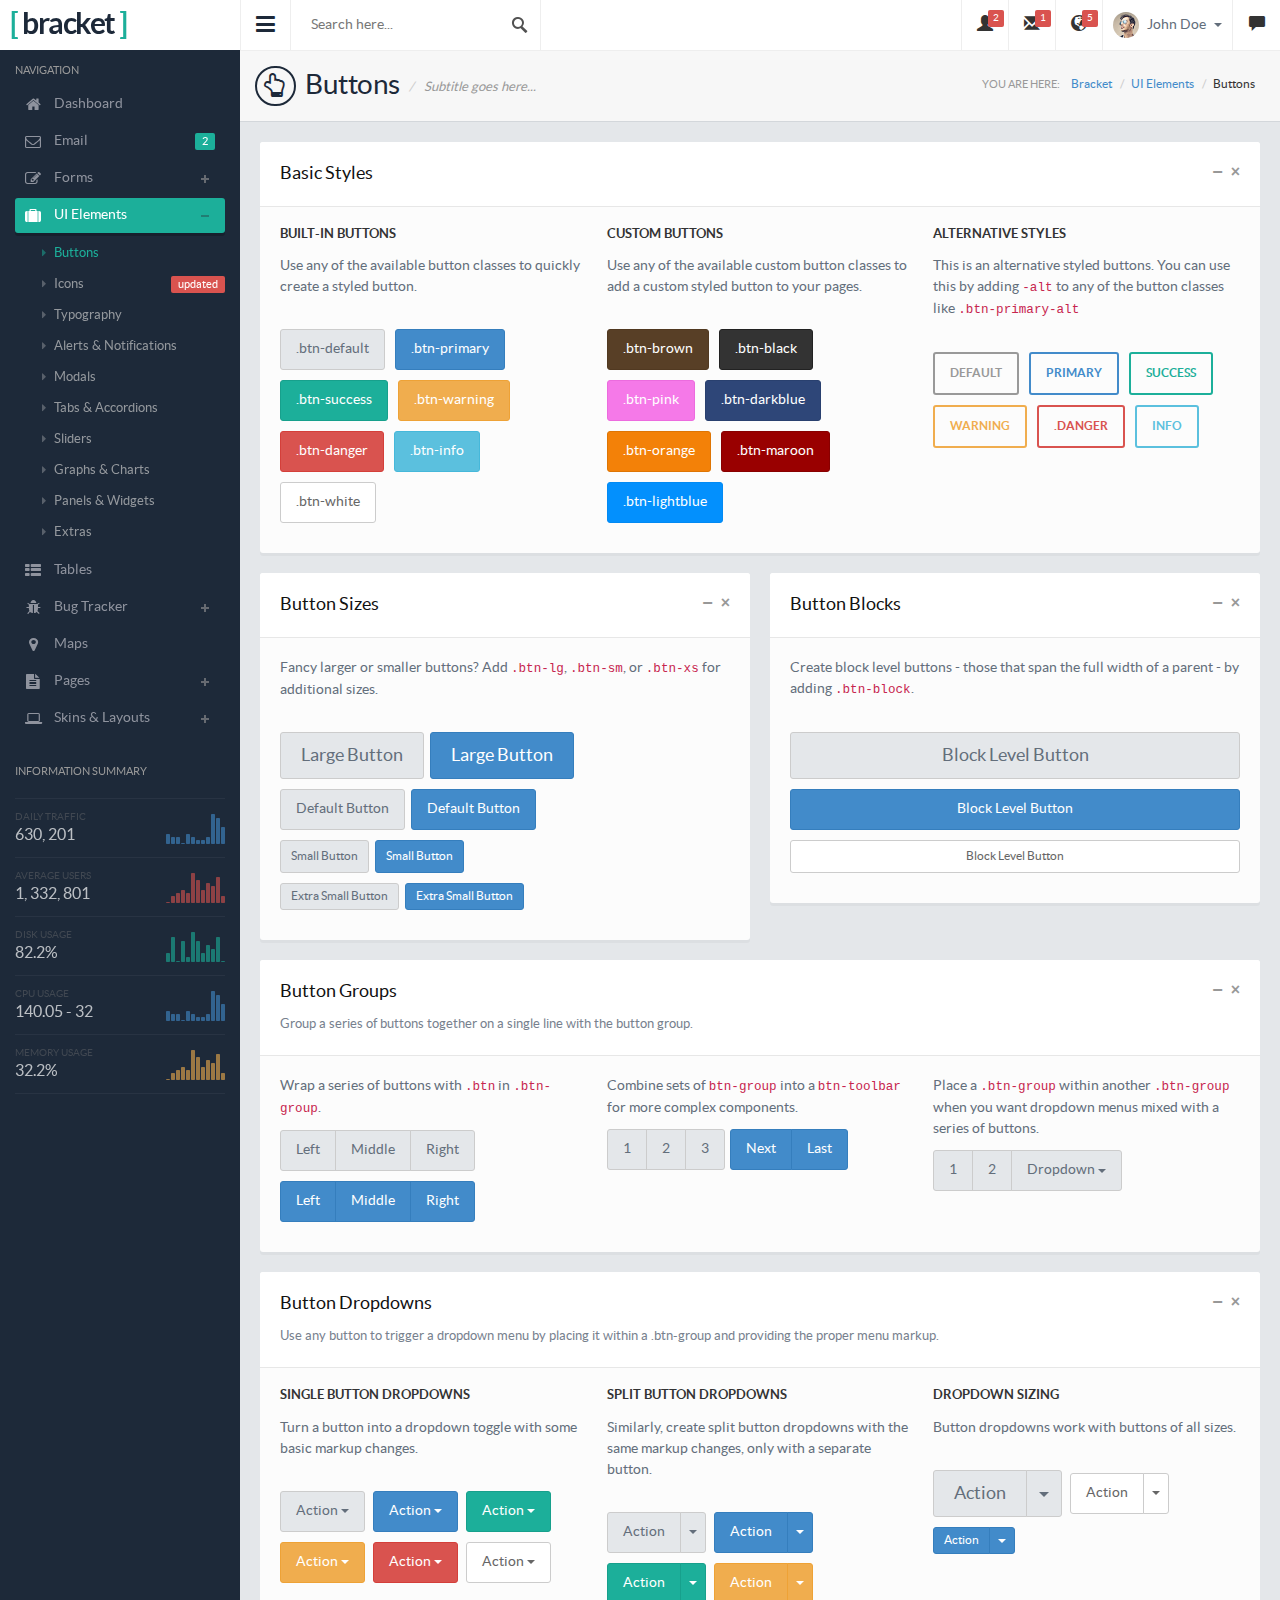
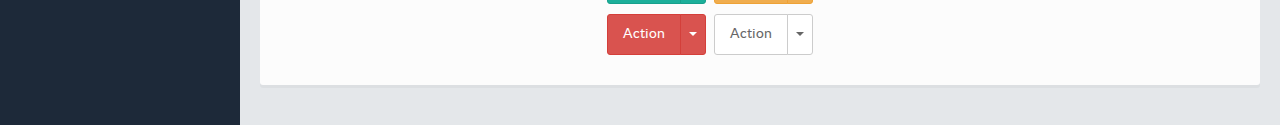
<file: WhaleReport/WhaleReport/Plugins/Templets/bracket/buttons.html>
﻿<!DOCTYPE html>
<html lang="en">
<head>
  <meta charset="utf-8">
  <meta name="viewport" content="width=device-width, initial-scale=1.0, maximum-scale=1.0">
  <meta name="description" content="">
  <meta name="author" content="">
  <link rel="shortcut icon" href="images/favicon.png" type="image/png">

  <title>Bracket Responsive Bootstrap3 Admin</title>

  <link href="css/style.default.css" rel="stylesheet">

  <!-- HTML5 shim and Respond.js IE8 support of HTML5 elements and media queries -->
  <!--[if lt IE 9]>
  <script src="js/html5shiv.js"></script>
  <script src="js/respond.min.js"></script>
  <![endif]-->
</head>

<body>



<!-- Preloader -->
<div id="preloader">
    <div id="status"><i class="fa fa-spinner fa-spin"></i></div>
</div>


<section>
  
  <div class="leftpanel">
    
    <div class="logopanel">
        <h1><span>[</span> bracket <span>]</span></h1>
    </div><!-- logopanel -->
    
    <div class="leftpanelinner">
        
        <!-- This is only visible to small devices -->
        <div class="visible-xs hidden-sm hidden-md hidden-lg">   
            <div class="media userlogged">
                <img alt="" src="images/photos/loggeduser.png" class="media-object">
                <div class="media-body">
                    <h4>John Doe</h4>
                    <span>"Life is so..."</span>
                </div>
            </div>
          
            <h5 class="sidebartitle actitle">Account</h5>
            <ul class="nav nav-pills nav-stacked nav-bracket mb30">
              <li><a href="profile.html"><i class="fa fa-user"></i> <span>Profile</span></a></li>
              <li><a href=""><i class="fa fa-cog"></i> <span>Account Settings</span></a></li>
              <li><a href=""><i class="fa fa-question-circle"></i> <span>Help</span></a></li>
              <li><a href="signout.html"><i class="fa fa-sign-out"></i> <span>Sign Out</span></a></li>
            </ul>
        </div>
      
      <h5 class="sidebartitle">Navigation</h5>
      <ul class="nav nav-pills nav-stacked nav-bracket">
        <li><a href="index.html"><i class="fa fa-home"></i> <span>Dashboard</span></a></li>
        <li><a href="email.html"><span class="pull-right badge badge-success">2</span><i class="fa fa-envelope-o"></i> <span>Email</span></a></li>
        <li class="nav-parent"><a href=""><i class="fa fa-edit"></i> <span>Forms</span></a>
          <ul class="children">
            <li><a href="general-forms.html"><i class="fa fa-caret-right"></i> General Forms</a></li>
            <li><a href="form-layouts.html"><i class="fa fa-caret-right"></i> Form Layouts</a></li>
            <li><a href="form-validation.html"><i class="fa fa-caret-right"></i> Form Validation</a></li>
            <li><a href="form-wizards.html"><i class="fa fa-caret-right"></i> Form Wizards</a></li>
            <li><a href="wysiwyg.html"><i class="fa fa-caret-right"></i> Text Editor</a></li>
            <li><a href="code-editor.html"><i class="fa fa-caret-right"></i> Code Editor</a></li>
                                <li><a href="x-editable.html"><i class="fa fa-caret-right"></i> X-Editable</a></li>
          </ul>
        </li>
        <li class="nav-parent nav-active active"><a href=""><i class="fa fa-suitcase"></i> <span>UI Elements</span></a>
          <ul class="children" style="display: block">
            <li class="active"><a href="buttons.html"><i class="fa fa-caret-right"></i> Buttons</a></li>
            <li><a href="icons.html"><span class="pull-right badge badge-danger">updated</span><i class="fa fa-caret-right"></i> Icons</a></li>
            <li><a href="typography.html"><i class="fa fa-caret-right"></i> Typography</a></li>
            <li><a href="alerts.html"><i class="fa fa-caret-right"></i> Alerts &amp; Notifications</a></li>
            <li><a href="modals.html"><i class="fa fa-caret-right"></i> Modals</a></li>
            <li><a href="tabs-accordions.html"><i class="fa fa-caret-right"></i> Tabs &amp; Accordions</a></li>
            <li><a href="sliders.html"><i class="fa fa-caret-right"></i> Sliders</a></li>
            <li><a href="graphs.html"><i class="fa fa-caret-right"></i> Graphs &amp; Charts</a></li>
            <li><a href="widgets.html"><i class="fa fa-caret-right"></i> Panels &amp; Widgets</a></li>
            <li><a href="extras.html"><i class="fa fa-caret-right"></i> Extras</a></li>
          </ul>
        </li>
        <li><a href="tables.html"><i class="fa fa-th-list"></i> <span>Tables</span></a></li>
        <li class="nav-parent"><a href=""><i class="fa fa-bug"></i> <span>Bug Tracker</span></a>
            <ul class="children">
                <li><a href="bug-tracker.html"><i class="fa fa-caret-right"></i> Summary</a></li>
                <li><a href="bug-issues.html"><i class="fa fa-caret-right"></i> Issues</a></li>
                <li><a href="view-issue.html"><i class="fa fa-caret-right"></i> View Issue</a></li>
            </ul>
        </li>
        <li><a href="maps.html"><i class="fa fa-map-marker"></i> <span>Maps</span></a></li>
        <li class="nav-parent"><a href=""><i class="fa fa-file-text"></i> <span>Pages</span></a>
          <ul class="children">
            <li><a href="calendar.html"><i class="fa fa-caret-right"></i> Calendar</a></li>
            <li><a href="media-manager.html"><i class="fa fa-caret-right"></i> Media Manager</a></li>
            <li><a href="timeline.html"><i class="fa fa-caret-right"></i> Timeline</a></li>
            <li><a href="blog-list.html"><i class="fa fa-caret-right"></i> Blog List</a></li>
            <li><a href="blog-single.html"><i class="fa fa-caret-right"></i> Blog Single</a></li>
            <li><a href="people-directory.html"><i class="fa fa-caret-right"></i> People Directory</a></li>
            <li><a href="profile.html"><i class="fa fa-caret-right"></i> Profile</a></li>
            <li><a href="invoice.html"><i class="fa fa-caret-right"></i> Invoice</a></li>
            <li><a href="search-results.html"><i class="fa fa-caret-right"></i> Search Results</a></li>
            <li><a href="blank.html"><i class="fa fa-caret-right"></i> Blank Page</a></li>
            <li><a href="notfound.html"><i class="fa fa-caret-right"></i> 404 Page</a></li>
            <li><a href="locked.html"><i class="fa fa-caret-right"></i> Locked Screen</a></li>
            <li><a href="signin.html"><i class="fa fa-caret-right"></i> Sign In</a></li>
            <li><a href="signup.html"><i class="fa fa-caret-right"></i> Sign Up</a></li>
          </ul>
        </li>
        <li class="nav-parent"><a href="layouts.html"><i class="fa fa-laptop"></i> <span>Skins &amp; Layouts</span></a>
            <ul class="children">
                <li><a href="layouts.html"><i class="fa fa-caret-right"></i> General Layouts</a></li>
                <li><a href="horizontal-menu.html"><i class="fa fa-caret-right"></i> Top Menu</a></li>
                <li><a href="horizontal-menu2.html"><i class="fa fa-caret-right"></i> Top Menu w/ Sidebar</a></li>
                <li><a href="fixed-width.html"><i class="fa fa-caret-right"></i> Fixed Width Page</a></li>
                <li><a href="fixed-width2.html"><i class="fa fa-caret-right"></i> Fixed Width w/ Menu</a></li>
            </ul>
        </li>
      </ul>
      
      <div class="infosummary">
        <h5 class="sidebartitle">Information Summary</h5>    
        <ul>
            <li>
                <div class="datainfo">
                    <span class="text-muted">Daily Traffic</span>
                    <h4>630, 201</h4>
                </div>
                <div id="sidebar-chart" class="chart"></div>   
            </li>
            <li>
                <div class="datainfo">
                    <span class="text-muted">Average Users</span>
                    <h4>1, 332, 801</h4>
                </div>
                <div id="sidebar-chart2" class="chart"></div>   
            </li>
            <li>
                <div class="datainfo">
                    <span class="text-muted">Disk Usage</span>
                    <h4>82.2%</h4>
                </div>
                <div id="sidebar-chart3" class="chart"></div>   
            </li>
            <li>
                <div class="datainfo">
                    <span class="text-muted">CPU Usage</span>
                    <h4>140.05 - 32</h4>
                </div>
                <div id="sidebar-chart4" class="chart"></div>   
            </li>
            <li>
                <div class="datainfo">
                    <span class="text-muted">Memory Usage</span>
                    <h4>32.2%</h4>
                </div>
                <div id="sidebar-chart5" class="chart"></div>   
            </li>
        </ul>
      </div><!-- infosummary -->
      
    </div><!-- leftpanelinner -->
  </div><!-- leftpanel -->
  
  <div class="mainpanel">
    
    <div class="headerbar">
      
      <a class="menutoggle"><i class="fa fa-bars"></i></a>
      
      <form class="searchform" action="index.html" method="post">
        <input type="text" class="form-control" name="keyword" placeholder="Search here..." />
      </form>
      
      <div class="header-right">
        <ul class="headermenu">
          <li>
            <div class="btn-group">
              <button class="btn btn-default dropdown-toggle tp-icon" data-toggle="dropdown">
                <i class="glyphicon glyphicon-user"></i>
                <span class="badge">2</span>
              </button>
              <div class="dropdown-menu dropdown-menu-head pull-right">
                <h5 class="title">2 Newly Registered Users</h5>
                <ul class="dropdown-list user-list">
                  <li class="new">
                    <div class="thumb"><a href=""><img src="images/photos/user1.png" alt="" /></a></div>
                    <div class="desc">
                      <h5><a href="">Draniem Daamul (@draniem)</a> <span class="badge badge-success">new</span></h5>
                    </div>
                  </li>
                  <li class="new">
                    <div class="thumb"><a href=""><img src="images/photos/user2.png" alt="" /></a></div>
                    <div class="desc">
                      <h5><a href="">Zaham Sindilmaca (@zaham)</a> <span class="badge badge-success">new</span></h5>
                    </div>
                  </li>
                  <li>
                    <div class="thumb"><a href=""><img src="images/photos/user3.png" alt="" /></a></div>
                    <div class="desc">
                      <h5><a href="">Weno Carasbong (@wenocar)</a></h5>
                    </div>
                  </li>
                  <li>
                    <div class="thumb"><a href=""><img src="images/photos/user4.png" alt="" /></a></div>
                    <div class="desc">
                      <h5><a href="">Nusja Nawancali (@nusja)</a></h5>
                    </div>
                  </li>
                  <li>
                    <div class="thumb"><a href=""><img src="images/photos/user5.png" alt="" /></a></div>
                    <div class="desc">
                      <h5><a href="">Lane Kitmari (@lane_kitmare)</a></h5>
                    </div>
                  </li>
                  <li class="new"><a href="">See All Users</a></li>
                </ul>
              </div>
            </div>
          </li>
          <li>
            <div class="btn-group">
              <button class="btn btn-default dropdown-toggle tp-icon" data-toggle="dropdown">
                <i class="glyphicon glyphicon-envelope"></i>
                <span class="badge">1</span>
              </button>
              <div class="dropdown-menu dropdown-menu-head pull-right">
                <h5 class="title">You Have 1 New Message</h5>
                <ul class="dropdown-list gen-list">
                  <li class="new">
                    <a href="">
                    <span class="thumb"><img src="images/photos/user1.png" alt="" /></span>
                    <span class="desc">
                      <span class="name">Draniem Daamul <span class="badge badge-success">new</span></span>
                      <span class="msg">Lorem ipsum dolor sit amet...</span>
                    </span>
                    </a>
                  </li>
                  <li>
                    <a href="">
                    <span class="thumb"><img src="images/photos/user2.png" alt="" /></span>
                    <span class="desc">
                      <span class="name">Nusja Nawancali</span>
                      <span class="msg">Lorem ipsum dolor sit amet...</span>
                    </span>
                    </a>
                  </li>
                  <li>
                    <a href="">
                    <span class="thumb"><img src="images/photos/user3.png" alt="" /></span>
                    <span class="desc">
                      <span class="name">Weno Carasbong</span>
                      <span class="msg">Lorem ipsum dolor sit amet...</span>
                    </span>
                    </a>
                  </li>
                  <li>
                    <a href="">
                    <span class="thumb"><img src="images/photos/user4.png" alt="" /></span>
                    <span class="desc">
                      <span class="name">Zaham Sindilmaca</span>
                      <span class="msg">Lorem ipsum dolor sit amet...</span>
                    </span>
                    </a>
                  </li>
                  <li>
                    <a href="">
                    <span class="thumb"><img src="images/photos/user5.png" alt="" /></span>
                    <span class="desc">
                      <span class="name">Veno Leongal</span>
                      <span class="msg">Lorem ipsum dolor sit amet...</span>
                    </span>
                    </a>
                  </li>
                  <li class="new"><a href="">Read All Messages</a></li>
                </ul>
              </div>
            </div>
          </li>
          <li>
            <div class="btn-group">
              <button class="btn btn-default dropdown-toggle tp-icon" data-toggle="dropdown">
                <i class="glyphicon glyphicon-globe"></i>
                <span class="badge">5</span>
              </button>
              <div class="dropdown-menu dropdown-menu-head pull-right">
                <h5 class="title">You Have 5 New Notifications</h5>
                <ul class="dropdown-list gen-list">
                  <li class="new">
                    <a href="">
                    <span class="thumb"><img src="images/photos/user4.png" alt="" /></span>
                    <span class="desc">
                      <span class="name">Zaham Sindilmaca <span class="badge badge-success">new</span></span>
                      <span class="msg">is now following you</span>
                    </span>
                    </a>
                  </li>
                  <li class="new">
                    <a href="">
                    <span class="thumb"><img src="images/photos/user5.png" alt="" /></span>
                    <span class="desc">
                      <span class="name">Weno Carasbong <span class="badge badge-success">new</span></span>
                      <span class="msg">is now following you</span>
                    </span>
                    </a>
                  </li>
                  <li class="new">
                    <a href="">
                    <span class="thumb"><img src="images/photos/user3.png" alt="" /></span>
                    <span class="desc">
                      <span class="name">Veno Leongal <span class="badge badge-success">new</span></span>
                      <span class="msg">likes your recent status</span>
                    </span>
                    </a>
                  </li>
                  <li class="new">
                    <a href="">
                    <span class="thumb"><img src="images/photos/user3.png" alt="" /></span>
                    <span class="desc">
                      <span class="name">Nusja Nawancali <span class="badge badge-success">new</span></span>
                      <span class="msg">downloaded your work</span>
                    </span>
                    </a>
                  </li>
                  <li class="new">
                    <a href="">
                    <span class="thumb"><img src="images/photos/user3.png" alt="" /></span>
                    <span class="desc">
                      <span class="name">Nusja Nawancali <span class="badge badge-success">new</span></span>
                      <span class="msg">send you 2 messages</span>
                    </span>
                    </a>
                  </li>
                  <li class="new"><a href="">See All Notifications</a></li>
                </ul>
              </div>
            </div>
          </li>
          <li>
            <div class="btn-group">
              <button type="button" class="btn btn-default dropdown-toggle" data-toggle="dropdown">
                <img src="images/photos/loggeduser.png" alt="" />
                John Doe
                <span class="caret"></span>
              </button>
              <ul class="dropdown-menu dropdown-menu-usermenu pull-right">
                <li><a href="profile.html"><i class="glyphicon glyphicon-user"></i> My Profile</a></li>
                <li><a href="#"><i class="glyphicon glyphicon-cog"></i> Account Settings</a></li>
                <li><a href="#"><i class="glyphicon glyphicon-question-sign"></i> Help</a></li>
                <li><a href="signin.html"><i class="glyphicon glyphicon-log-out"></i> Log Out</a></li>
              </ul>
            </div>
          </li>
          <li>
            <button id="chatview" class="btn btn-default tp-icon chat-icon">
                <i class="glyphicon glyphicon-comment"></i>
            </button>
          </li>
        </ul>
      </div><!-- header-right -->
      
    </div><!-- headerbar -->
        
    <div class="pageheader">
      <h2><i class="fa fa-hand-o-up"></i> Buttons <span>Subtitle goes here...</span></h2>
      <div class="breadcrumb-wrapper">
        <span class="label">You are here:</span>
        <ol class="breadcrumb">
          <li><a href="index.html">Bracket</a></li>
          <li><a href="buttons.html">UI Elements</a></li>
          <li class="active">Buttons</li>
        </ol>
      </div>
    </div>
    
    <div class="contentpanel">
      
      <div class="panel panel-default">
        <div class="panel-heading">
          <div class="panel-btns">
            <a href="" class="panel-close">&times;</a>
            <a href="" class="minimize">&minus;</a>
          </div>
          <h4 class="panel-title">Basic Styles</h4>
        </div>
        <div class="panel-body">
          <div class="row">
            <div class="col-md-4">
              <h5 class="subtitle">Built-in Buttons</h5>
              <p>Use any of the available button classes to quickly create a styled button.</p>
              <br />
              <div class="btn-demo">
                <a class="btn btn-default">.btn-default</a>
                <a class="btn btn-primary">.btn-primary</a>
                <a class="btn btn-success">.btn-success</a>
                <a class="btn btn-warning">.btn-warning</a>
                <a class="btn btn-danger">.btn-danger</a>
                <a class="btn btn-info">.btn-info</a>
                <a class="btn btn-white">.btn-white</a>
              </div>
            </div>
            
            <div class="col-md-4">
              <h5 class="subtitle">Custom Buttons</h5>
              <p>Use any of the available custom button classes to add a custom styled button to your pages.</p>
              <br />
              <div class="btn-demo">
                <a class="btn btn-brown">.btn-brown</a>
                <a class="btn btn-black">.btn-black</a>
                <a class="btn btn-pink">.btn-pink</a>
                <a class="btn btn-darkblue">.btn-darkblue</a>
                <a class="btn btn-orange">.btn-orange</a>
                <a class="btn btn-maroon">.btn-maroon</a>
                <a class="btn btn-lightblue">.btn-lightblue</a>
              </div>
            </div>
            
            <div class="col-md-4">
              <h5 class="subtitle">Alternative Styles</h5>
              <p>This is an alternative styled buttons. You can use this by adding <code>-alt</code> to any of the button classes like <code>.btn-primary-alt</code></p>
              <br />
              <div class="btn-demo">
                <a class="btn btn-default-alt">Default</a>
                <a class="btn btn-primary-alt">Primary</a>
                <a class="btn btn-success-alt">Success</a>
                <a class="btn btn-warning-alt">Warning</a>
                <a class="btn btn-danger-alt">.Danger</a>
                <a class="btn btn-info-alt">Info</a>
              </div>
            </div>
            
          </div>
        </div><!-- panel-body -->
      </div><!-- panel -->
      
      <div class="row">
        <div class="col-md-6">
          <div class="panel panel-default">
            <div class="panel-heading">
              <div class="panel-btns">
                <a href="" class="panel-close">&times;</a>
                <a href="" class="minimize">&minus;</a>
              </div>
              <h4 class="panel-title">Button Sizes</h4>
            </div>
            <div class="panel-body">
              <p>Fancy larger or smaller buttons? Add <code>.btn-lg</code>, <code>.btn-sm</code>, or <code>.btn-xs</code> for additional sizes.</p>
              <br />
              <p>
                <button class="btn btn-default btn-lg">Large Button</button>&nbsp;
                <button class="btn btn-primary btn-lg">Large Button</button>
              </p>
              <p>
                <button class="btn btn-default">Default Button</button>&nbsp;
                <button class="btn btn-primary">Default Button</button>
              </p>
              <p>
                <button class="btn btn-default btn-sm">Small Button</button>&nbsp;
                <button class="btn btn-primary btn-sm">Small Button</button>
              </p>
              <p>
                <button class="btn btn-default btn-xs">Extra Small Button</button>&nbsp;
                <button class="btn btn-primary btn-xs">Extra Small Button</button>
              </p>
              
            </div><!-- panel-body -->
          </div><!-- panel -->
        </div><!-- col-md-4 -->
        
        <div class="col-md-6">
          <div class="panel panel-default">
            <div class="panel-heading">
              <div class="panel-btns">
                <a href="" class="panel-close">&times;</a>
                <a href="" class="minimize">&minus;</a>
              </div>
              <h4 class="panel-title">Button Blocks</h4>
            </div>
            <div class="panel-body">
              <p>Create block level buttons - those that span the full width of a parent - by adding <code>.btn-block</code>.</p>
              <br />
              <p><button class="btn btn-default btn-lg btn-block">Block Level Button</button></p>
              <p><button class="btn btn-primary btn-block">Block Level Button</button></p>
              <p><button class="btn btn-white btn-sm btn-block">Block Level Button</button></p>
            </div><!-- panel-body -->
          </div><!-- panel -->
        </div><!-- col-md-4 -->
      </div><!-- row -->
      
      <div class="panel panel-default">
        <div class="panel-heading">
          <div class="panel-btns">
            <a href="" class="panel-close">&times;</a>
            <a href="" class="minimize">&minus;</a>
          </div>
          <h4 class="panel-title">Button Groups</h4>
          <p>Group a series of buttons together on a single line with the button group. </p>
        </div>
        <div class="panel-body">
          <div class="row">
            <div class="col-md-4">
              <p>Wrap a series of buttons with <code>.btn</code> in <code>.btn-group</code>.</p>
              <div class="btn-group">
                <button type="button" class="btn btn-default">Left</button>
                <button type="button" class="btn btn-default">Middle</button>
                <button type="button" class="btn btn-default">Right</button>
              </div>
              <div class="btn-group">
                <button type="button" class="btn btn-primary">Left</button>
                <button type="button" class="btn btn-primary">Middle</button>
                <button type="button" class="btn btn-primary">Right</button>
              </div>
            </div><!-- col-md-4 -->
            
            <div class="col-md-4">
              <p>Combine sets of <code>btn-group</code> into a <code>btn-toolbar</code> for more complex components.</p>
              <div class="btn-toolbar">
                <div class="btn-group">
                  <button type="button" class="btn btn-default">1</button>
                  <button type="button" class="btn btn-default">2</button>
                  <button type="button" class="btn btn-default">3</button>
                </div>
                <div class="btn-group">
                  <button type="button" class="btn btn-primary">Next</button>
                  <button type="button" class="btn btn-primary">Last</button>
                </div>
              </div><!-- btn-toolbar -->
            </div><!-- col-md-4 -->
            
            <div class="col-md-4">
              <p>Place a <code>.btn-group</code> within another <code>.btn-group</code> when you want dropdown menus mixed with a series of buttons.</p>
              <div class="btn-group">
                <button type="button" class="btn btn-default">1</button>
                <button type="button" class="btn btn-default">2</button>
              
                <div class="btn-group">
                  <button type="button" class="btn btn-default dropdown-toggle" data-toggle="dropdown">
                    Dropdown
                    <span class="caret"></span>
                  </button>
                  <ul class="dropdown-menu">
                    <li><a href="#">Dropdown link</a></li>
                    <li><a href="#">Dropdown link</a></li>
                  </ul>
                </div>
              </div><!-- btn-group -->
            </div><!-- col-md-4 -->
            
          </div>
        </div><!-- panel-body -->
      </div><!-- panel -->
      
      <div class="panel panel-default">
        <div class="panel-heading">
          <div class="panel-btns">
            <a href="" class="panel-close">&times;</a>
            <a href="" class="minimize">&minus;</a>
          </div>
          <h4 class="panel-title">Button Dropdowns</h4>
          <p>Use any button to trigger a dropdown menu by placing it within a .btn-group and providing the proper menu markup.</p>
        </div><!-- panel-heading -->
        <div class="panel-body">
          <div class="row">
            <div class="col-md-4">
              <h5 class="subtitle">Single Button Dropdowns</h5>
              <p>Turn a button into a dropdown toggle with some basic markup changes.</p>
              <br />
              <div class="btn-group mr5">
                <button type="button" class="btn btn-default dropdown-toggle" data-toggle="dropdown">
                  Action <span class="caret"></span>
                </button>
                <ul class="dropdown-menu" role="menu">
                  <li><a href="#">Action</a></li>
                  <li><a href="#">Another action</a></li>
                  <li><a href="#">Something else here</a></li>
                  <li class="divider"></li>
                  <li><a href="#">Separated link</a></li>
                </ul>
              </div><!-- btn-group -->
              
              <div class="btn-group mr5">
                <button type="button" class="btn btn-primary dropdown-toggle" data-toggle="dropdown">
                  Action <span class="caret"></span>
                </button>
                <ul class="dropdown-menu" role="menu">
                  <li><a href="#">Action</a></li>
                  <li><a href="#">Another action</a></li>
                  <li><a href="#">Something else here</a></li>
                  <li class="divider"></li>
                  <li><a href="#">Separated link</a></li>
                </ul>
              </div><!-- btn-group -->
              
              <div class="btn-group mr5">
                <button type="button" class="btn btn-success dropdown-toggle" data-toggle="dropdown">
                  Action <span class="caret"></span>
                </button>
                <ul class="dropdown-menu" role="menu">
                  <li><a href="#">Action</a></li>
                  <li><a href="#">Another action</a></li>
                  <li><a href="#">Something else here</a></li>
                  <li class="divider"></li>
                  <li><a href="#">Separated link</a></li>
                </ul>
              </div><!-- btn-group -->
              
              <div class="btn-group mr5">
                <button type="button" class="btn btn-warning dropdown-toggle" data-toggle="dropdown">
                  Action <span class="caret"></span>
                </button>
                <ul class="dropdown-menu" role="menu">
                  <li><a href="#">Action</a></li>
                  <li><a href="#">Another action</a></li>
                  <li><a href="#">Something else here</a></li>
                  <li class="divider"></li>
                  <li><a href="#">Separated link</a></li>
                </ul>
              </div><!-- btn-group -->
              
              <div class="btn-group mr5">
                <button type="button" class="btn btn-danger dropdown-toggle" data-toggle="dropdown">
                  Action <span class="caret"></span>
                </button>
                <ul class="dropdown-menu" role="menu">
                  <li><a href="#">Action</a></li>
                  <li><a href="#">Another action</a></li>
                  <li><a href="#">Something else here</a></li>
                  <li class="divider"></li>
                  <li><a href="#">Separated link</a></li>
                </ul>
              </div><!-- btn-group -->
              
              <div class="btn-group">
                <button type="button" class="btn btn-white dropdown-toggle" data-toggle="dropdown">
                  Action <span class="caret"></span>
                </button>
                <ul class="dropdown-menu" role="menu">
                  <li><a href="#">Action</a></li>
                  <li><a href="#">Another action</a></li>
                  <li><a href="#">Something else here</a></li>
                  <li class="divider"></li>
                  <li><a href="#">Separated link</a></li>
                </ul>
              </div><!-- btn-group -->
              
            </div><!-- col-md-4 -->
            <div class="col-md-4">
              <h5 class="subtitle">Split Button Dropdowns</h5>
              <p>Similarly, create split button dropdowns with the same markup changes, only with a separate button.</p>
              <br />
              <div class="btn-group mr5">
                <button type="button" class="btn btn-default">Action</button>
                <button type="button" class="btn btn-default dropdown-toggle" data-toggle="dropdown">
                  <span class="caret"></span>
                  <span class="sr-only">Toggle Dropdown</span>
                </button>
                <ul class="dropdown-menu" role="menu">
                  <li><a href="#">Action</a></li>
                  <li><a href="#">Another action</a></li>
                  <li><a href="#">Something else here</a></li>
                  <li class="divider"></li>
                  <li><a href="#">Separated link</a></li>
                </ul>
              </div><!-- btn-group -->
              
              <div class="btn-group mr5">
                <button type="button" class="btn btn-primary">Action</button>
                <button type="button" class="btn btn-primary dropdown-toggle" data-toggle="dropdown">
                  <span class="caret"></span>
                  <span class="sr-only">Toggle Dropdown</span>
                </button>
                <ul class="dropdown-menu" role="menu">
                  <li><a href="#">Action</a></li>
                  <li><a href="#">Another action</a></li>
                  <li><a href="#">Something else here</a></li>
                  <li class="divider"></li>
                  <li><a href="#">Separated link</a></li>
                </ul>
              </div><!-- btn-group -->
              
              <div class="btn-group mr5">
                <button type="button" class="btn btn-success">Action</button>
                <button type="button" class="btn btn-success dropdown-toggle" data-toggle="dropdown">
                  <span class="caret"></span>
                  <span class="sr-only">Toggle Dropdown</span>
                </button>
                <ul class="dropdown-menu" role="menu">
                  <li><a href="#">Action</a></li>
                  <li><a href="#">Another action</a></li>
                  <li><a href="#">Something else here</a></li>
                  <li class="divider"></li>
                  <li><a href="#">Separated link</a></li>
                </ul>
              </div><!-- btn-group -->
              
              <div class="btn-group mr5">
                <button type="button" class="btn btn-warning">Action</button>
                <button type="button" class="btn btn-warning dropdown-toggle" data-toggle="dropdown">
                  <span class="caret"></span>
                  <span class="sr-only">Toggle Dropdown</span>
                </button>
                <ul class="dropdown-menu" role="menu">
                  <li><a href="#">Action</a></li>
                  <li><a href="#">Another action</a></li>
                  <li><a href="#">Something else here</a></li>
                  <li class="divider"></li>
                  <li><a href="#">Separated link</a></li>
                </ul>
              </div><!-- btn-group -->
              
              <div class="btn-group mr5">
                <button type="button" class="btn btn-danger">Action</button>
                <button type="button" class="btn btn-danger dropdown-toggle" data-toggle="dropdown">
                  <span class="caret"></span>
                  <span class="sr-only">Toggle Dropdown</span>
                </button>
                <ul class="dropdown-menu" role="menu">
                  <li><a href="#">Action</a></li>
                  <li><a href="#">Another action</a></li>
                  <li><a href="#">Something else here</a></li>
                  <li class="divider"></li>
                  <li><a href="#">Separated link</a></li>
                </ul>
              </div><!-- btn-group -->
              
              <div class="btn-group">
                <button type="button" class="btn btn-white">Action</button>
                <button type="button" class="btn btn-white dropdown-toggle" data-toggle="dropdown">
                  <span class="caret"></span>
                  <span class="sr-only">Toggle Dropdown</span>
                </button>
                <ul class="dropdown-menu" role="menu">
                  <li><a href="#">Action</a></li>
                  <li><a href="#">Another action</a></li>
                  <li><a href="#">Something else here</a></li>
                  <li class="divider"></li>
                  <li><a href="#">Separated link</a></li>
                </ul>
              </div><!-- btn-group -->
              
            </div><!-- col-md-4 -->
            <div class="col-md-4">
              <h5 class="subtitle">Dropdown Sizing</h5>
              <p>Button dropdowns work with buttons of all sizes.</p>
              <br />
              <div class="btn-group mr5">
                <button type="button" class="btn btn-lg btn-default">Action</button>
                <button type="button" class="btn btn-lg btn-default dropdown-toggle" data-toggle="dropdown">
                  <span class="caret"></span>
                  <span class="sr-only">Toggle Dropdown</span>
                </button>
                <ul class="dropdown-menu" role="menu">
                  <li><a href="#">Action</a></li>
                  <li><a href="#">Another action</a></li>
                  <li><a href="#">Something else here</a></li>
                  <li class="divider"></li>
                  <li><a href="#">Separated link</a></li>
                </ul>
              </div><!-- btn-group -->
              
              <div class="btn-group mr5">
                <button type="button" class="btn btn-white">Action</button>
                <button type="button" class="btn btn-white dropdown-toggle" data-toggle="dropdown">
                  <span class="caret"></span>
                  <span class="sr-only">Toggle Dropdown</span>
                </button>
                <ul class="dropdown-menu" role="menu">
                  <li><a href="#">Action</a></li>
                  <li><a href="#">Another action</a></li>
                  <li><a href="#">Something else here</a></li>
                  <li class="divider"></li>
                  <li><a href="#">Separated link</a></li>
                </ul>
              </div><!-- btn-group -->
              
              <div class="btn-group">
                <button type="button" class="btn btn-xs btn-primary">Action</button>
                <button type="button" class="btn btn-xs btn-primary dropdown-toggle" data-toggle="dropdown">
                  <span class="caret"></span>
                  <span class="sr-only">Toggle Dropdown</span>
                </button>
                <ul class="dropdown-menu" role="menu">
                  <li><a href="#">Action</a></li>
                  <li><a href="#">Another action</a></li>
                  <li><a href="#">Something else here</a></li>
                  <li class="divider"></li>
                  <li><a href="#">Separated link</a></li>
                </ul>
              </div><!-- btn-group -->
              
            </div><!-- col-md-4 -->
          </div><!-- row -->
        </div><!-- panel-body -->
      </div><!-- panel -->
      
    </div><!-- contentpanel -->
  </div><!-- mainpanel -->
  
  <div class="rightpanel">
    <!-- Nav tabs -->
    <ul class="nav nav-tabs nav-justified">
        <li class="active"><a href="#rp-alluser" data-toggle="tab"><i class="fa fa-users"></i></a></li>
        <li><a href="#rp-favorites" data-toggle="tab"><i class="fa fa-heart"></i></a></li>
        <li><a href="#rp-history" data-toggle="tab"><i class="fa fa-clock-o"></i></a></li>
        <li><a href="#rp-settings" data-toggle="tab"><i class="fa fa-gear"></i></a></li>
    </ul>
        
    <!-- Tab panes -->
    <div class="tab-content">
        <div class="tab-pane active" id="rp-alluser">
            <h5 class="sidebartitle">Online Users</h5>
            <ul class="chatuserlist">
                <li class="online">
                    <div class="media">
                        <a href="#" class="pull-left media-thumb">
                            <img alt="" src="images/photos/userprofile.png" class="media-object">
                        </a>
                        <div class="media-body">
                            <strong>Eileen Sideways</strong>
                            <small>Los Angeles, CA</small>
                        </div>
                    </div><!-- media -->
                </li>
                <li class="online">
                    <div class="media">
                        <a href="#" class="pull-left media-thumb">
                            <img alt="" src="images/photos/user1.png" class="media-object">
                        </a>
                        <div class="media-body">
                            <span class="pull-right badge badge-danger">2</span>
                            <strong>Zaham Sindilmaca</strong>
                            <small>San Francisco, CA</small>
                        </div>
                    </div><!-- media -->
                </li>
                <li class="online">
                    <div class="media">
                        <a href="#" class="pull-left media-thumb">
                            <img alt="" src="images/photos/user2.png" class="media-object">
                        </a>
                        <div class="media-body">
                            <strong>Nusja Nawancali</strong>
                            <small>Bangkok, Thailand</small>
                        </div>
                    </div><!-- media -->
                </li>
                <li class="online">
                    <div class="media">
                        <a href="#" class="pull-left media-thumb">
                            <img alt="" src="images/photos/user3.png" class="media-object">
                        </a>
                        <div class="media-body">
                            <strong>Renov Leongal</strong>
                            <small>Cebu City, Philippines</small>
                        </div>
                    </div><!-- media -->
                </li>
                <li class="online">
                    <div class="media">
                        <a href="#" class="pull-left media-thumb">
                            <img alt="" src="images/photos/user4.png" class="media-object">
                        </a>
                        <div class="media-body">
                            <strong>Weno Carasbong</strong>
                            <small>Tokyo, Japan</small>
                        </div>
                    </div><!-- media -->
                </li>
            </ul>
            
            <div class="mb30"></div>
            
            <h5 class="sidebartitle">Offline Users</h5>
            <ul class="chatuserlist">
                <li>
                    <div class="media">
                        <a href="#" class="pull-left media-thumb">
                            <img alt="" src="images/photos/user5.png" class="media-object">
                        </a>
                        <div class="media-body">
                            <strong>Eileen Sideways</strong>
                            <small>Los Angeles, CA</small>
                        </div>
                    </div><!-- media -->
                </li>
                <li>
                    <div class="media">
                        <a href="#" class="pull-left media-thumb">
                            <img alt="" src="images/photos/user2.png" class="media-object">
                        </a>
                        <div class="media-body">
                            <strong>Zaham Sindilmaca</strong>
                            <small>San Francisco, CA</small>
                        </div>
                    </div><!-- media -->
                </li>
                <li>
                    <div class="media">
                        <a href="#" class="pull-left media-thumb">
                            <img alt="" src="images/photos/user3.png" class="media-object">
                        </a>
                        <div class="media-body">
                            <strong>Nusja Nawancali</strong>
                            <small>Bangkok, Thailand</small>
                        </div>
                    </div><!-- media -->
                </li>
                <li>
                    <div class="media">
                        <a href="#" class="pull-left media-thumb">
                            <img alt="" src="images/photos/user4.png" class="media-object">
                        </a>
                        <div class="media-body">
                            <strong>Renov Leongal</strong>
                            <small>Cebu City, Philippines</small>
                        </div>
                    </div><!-- media -->
                </li>
                <li>
                    <div class="media">
                        <a href="#" class="pull-left media-thumb">
                            <img alt="" src="images/photos/user5.png" class="media-object">
                        </a>
                        <div class="media-body">
                            <strong>Weno Carasbong</strong>
                            <small>Tokyo, Japan</small>
                        </div>
                    </div><!-- media -->
                </li>
                <li>
                    <div class="media">
                        <a href="#" class="pull-left media-thumb">
                            <img alt="" src="images/photos/user4.png" class="media-object">
                        </a>
                        <div class="media-body">
                            <strong>Renov Leongal</strong>
                            <small>Cebu City, Philippines</small>
                        </div>
                    </div><!-- media -->
                </li>
                <li>
                    <div class="media">
                        <a href="#" class="pull-left media-thumb">
                            <img alt="" src="images/photos/user5.png" class="media-object">
                        </a>
                        <div class="media-body">
                            <strong>Weno Carasbong</strong>
                            <small>Tokyo, Japan</small>
                        </div>
                    </div><!-- media -->
                </li>
            </ul>
        </div>
        <div class="tab-pane" id="rp-favorites">
            <h5 class="sidebartitle">Favorites</h5>
            <ul class="chatuserlist">
                <li class="online">
                    <div class="media">
                        <a href="#" class="pull-left media-thumb">
                            <img alt="" src="images/photos/user2.png" class="media-object">
                        </a>
                        <div class="media-body">
                            <strong>Eileen Sideways</strong>
                            <small>Los Angeles, CA</small>
                        </div>
                    </div><!-- media -->
                </li>
                <li>
                    <div class="media">
                        <a href="#" class="pull-left media-thumb">
                            <img alt="" src="images/photos/user1.png" class="media-object">
                        </a>
                        <div class="media-body">
                            <strong>Zaham Sindilmaca</strong>
                            <small>San Francisco, CA</small>
                        </div>
                    </div><!-- media -->
                </li>
                <li>
                    <div class="media">
                        <a href="#" class="pull-left media-thumb">
                            <img alt="" src="images/photos/user3.png" class="media-object">
                        </a>
                        <div class="media-body">
                            <strong>Nusja Nawancali</strong>
                            <small>Bangkok, Thailand</small>
                        </div>
                    </div><!-- media -->
                </li>
                <li class="online">
                    <div class="media">
                        <a href="#" class="pull-left media-thumb">
                            <img alt="" src="images/photos/user4.png" class="media-object">
                        </a>
                        <div class="media-body">
                            <strong>Renov Leongal</strong>
                            <small>Cebu City, Philippines</small>
                        </div>
                    </div><!-- media -->
                </li>
                <li class="online">
                    <div class="media">
                        <a href="#" class="pull-left media-thumb">
                            <img alt="" src="images/photos/user5.png" class="media-object">
                        </a>
                        <div class="media-body">
                            <strong>Weno Carasbong</strong>
                            <small>Tokyo, Japan</small>
                        </div>
                    </div><!-- media -->
                </li>
            </ul>
        </div>
        <div class="tab-pane" id="rp-history">
            <h5 class="sidebartitle">History</h5>
            <ul class="chatuserlist">
                <li class="online">
                    <div class="media">
                        <a href="#" class="pull-left media-thumb">
                            <img alt="" src="images/photos/user4.png" class="media-object">
                        </a>
                        <div class="media-body">
                            <strong>Eileen Sideways</strong>
                            <small>Hi hello, ctc?... would you mind if I go to your...</small>
                        </div>
                    </div><!-- media -->
                </li>
                <li>
                    <div class="media">
                        <a href="#" class="pull-left media-thumb">
                            <img alt="" src="images/photos/user2.png" class="media-object">
                        </a>
                        <div class="media-body">
                            <strong>Zaham Sindilmaca</strong>
                            <small>This is to inform you that your product that we...</small>
                        </div>
                    </div><!-- media -->
                </li>
                <li>
                    <div class="media">
                        <a href="#" class="pull-left media-thumb">
                            <img alt="" src="images/photos/user3.png" class="media-object">
                        </a>
                        <div class="media-body">
                            <strong>Nusja Nawancali</strong>
                            <small>Are you willing to have a long term relat...</small>
                        </div>
                    </div><!-- media -->
                </li>
            </ul>
        </div>
        <div class="tab-pane pane-settings" id="rp-settings">
            
            <h5 class="sidebartitle mb20">Settings</h5>
            <div class="form-group">
                <label class="col-xs-8 control-label">Show Offline Users</label>
                <div class="col-xs-4 control-label">
                    <div class="toggle toggle-success"></div>
                </div>
            </div>
            
            <div class="form-group">
                <label class="col-xs-8 control-label">Enable History</label>
                <div class="col-xs-4 control-label">
                    <div class="toggle toggle-success"></div>
                </div>
            </div>
            
            <div class="form-group">
                <label class="col-xs-8 control-label">Show Full Name</label>
                <div class="col-xs-4 control-label">
                    <div class="toggle-chat1 toggle-success"></div>
                </div>
            </div>
            
            <div class="form-group">
                <label class="col-xs-8 control-label">Show Location</label>
                <div class="col-xs-4 control-label">
                    <div class="toggle toggle-success"></div>
                </div>
            </div>
            
        </div><!-- tab-pane -->
        
    </div><!-- tab-content -->
  </div><!-- rightpanel -->
  
</section>


<script src="js/jquery-1.11.1.min.js"></script>
<script src="js/jquery-migrate-1.2.1.min.js"></script>
<script src="js/bootstrap.min.js"></script>
<script src="js/modernizr.min.js"></script>
<script src="js/jquery.sparkline.min.js"></script>
<script src="js/toggles.min.js"></script>
<script src="js/retina.min.js"></script>
<script src="js/jquery.cookies.js"></script>


<script src="js/custom.js"></script>


</body>
</html>
</file>
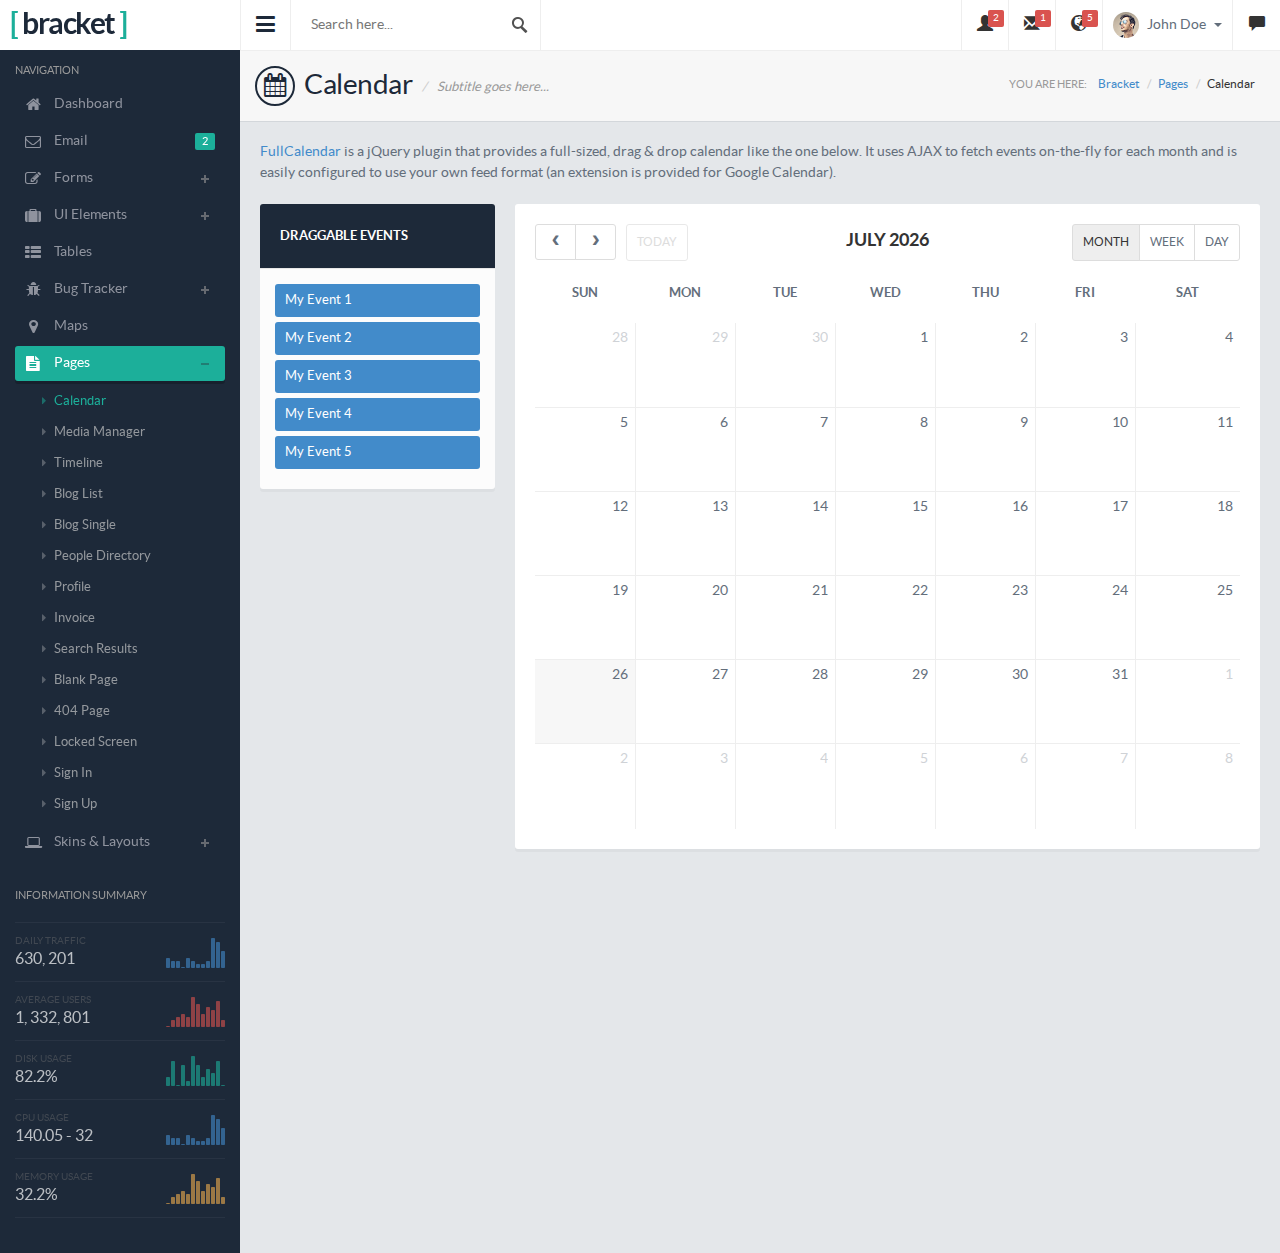
<file: WhaleReport/WhaleReport/Plugins/Templets/bracket/calendar.html>
﻿<!DOCTYPE html>
<html lang="en">
<head>
  <meta charset="utf-8">
  <meta name="viewport" content="width=device-width, initial-scale=1.0, maximum-scale=1.0">
  <meta name="description" content="">
  <meta name="author" content="">
  <link rel="shortcut icon" href="images/favicon.png" type="image/png">

  <title>Bracket Responsive Bootstrap3 Admin</title>

  <link href="css/style.default.css" rel="stylesheet">
  <link href="css/fullcalendar.css" rel="stylesheet">

  <!-- HTML5 shim and Respond.js IE8 support of HTML5 elements and media queries -->
  <!--[if lt IE 9]>
  <script src="js/html5shiv.js"></script>
  <script src="js/respond.min.js"></script>
  <![endif]-->
</head>

<body>



<!-- Preloader -->
<div id="preloader">
    <div id="status"><i class="fa fa-spinner fa-spin"></i></div>
</div>


<section>
  
  <div class="leftpanel">
    
    <div class="logopanel">
        <h1><span>[</span> bracket <span>]</span></h1>
    </div><!-- logopanel -->
    
    <div class="leftpanelinner">
        
        <!-- This is only visible to small devices -->
        <div class="visible-xs hidden-sm hidden-md hidden-lg">   
            <div class="media userlogged">
                <img alt="" src="images/photos/loggeduser.png" class="media-object">
                <div class="media-body">
                    <h4>John Doe</h4>
                    <span>"Life is so..."</span>
                </div>
            </div>
          
            <h5 class="sidebartitle actitle">Account</h5>
            <ul class="nav nav-pills nav-stacked nav-bracket mb30">
              <li><a href="profile.html"><i class="fa fa-user"></i> <span>Profile</span></a></li>
              <li><a href=""><i class="fa fa-cog"></i> <span>Account Settings</span></a></li>
              <li><a href=""><i class="fa fa-question-circle"></i> <span>Help</span></a></li>
              <li><a href="signout.html"><i class="fa fa-sign-out"></i> <span>Sign Out</span></a></li>
            </ul>
        </div>
      
      <h5 class="sidebartitle">Navigation</h5>
      <ul class="nav nav-pills nav-stacked nav-bracket">
        <li><a href="index.html"><i class="fa fa-home"></i> <span>Dashboard</span></a></li>
        <li><a href="email.html"><span class="pull-right badge badge-success">2</span><i class="fa fa-envelope-o"></i> <span>Email</span></a></li>
        <li class="nav-parent"><a href=""><i class="fa fa-edit"></i> <span>Forms</span></a>
          <ul class="children">
            <li><a href="general-forms.html"><i class="fa fa-caret-right"></i> General Forms</a></li>
            <li><a href="form-layouts.html"><i class="fa fa-caret-right"></i> Form Layouts</a></li>
            <li><a href="form-validation.html"><i class="fa fa-caret-right"></i> Form Validation</a></li>
            <li><a href="form-wizards.html"><i class="fa fa-caret-right"></i> Form Wizards</a></li>
            <li><a href="wysiwyg.html"><i class="fa fa-caret-right"></i> Text Editor</a></li>
            <li><a href="code-editor.html"><i class="fa fa-caret-right"></i> Code Editor</a></li>
                                <li><a href="x-editable.html"><i class="fa fa-caret-right"></i> X-Editable</a></li>
          </ul>
        </li>
        <li class="nav-parent"><a href=""><i class="fa fa-suitcase"></i> <span>UI Elements</span></a>
          <ul class="children">
            <li><a href="buttons.html"><i class="fa fa-caret-right"></i> Buttons</a></li>
            <li><a href="icons.html"><span class="pull-right badge badge-danger">updated</span><i class="fa fa-caret-right"></i> Icons</a></li>
            <li><a href="typography.html"><i class="fa fa-caret-right"></i> Typography</a></li>
            <li><a href="alerts.html"><i class="fa fa-caret-right"></i> Alerts &amp; Notifications</a></li>
            <li><a href="modals.html"><i class="fa fa-caret-right"></i> Modals</a></li>
            <li><a href="tabs-accordions.html"><i class="fa fa-caret-right"></i> Tabs &amp; Accordions</a></li>
            <li><a href="sliders.html"><i class="fa fa-caret-right"></i> Sliders</a></li>
            <li><a href="graphs.html"><i class="fa fa-caret-right"></i> Graphs &amp; Charts</a></li>
            <li><a href="widgets.html"><i class="fa fa-caret-right"></i> Panels &amp; Widgets</a></li>
            <li><a href="extras.html"><i class="fa fa-caret-right"></i> Extras</a></li>
          </ul>
        </li>
        <li><a href="tables.html"><i class="fa fa-th-list"></i> <span>Tables</span></a></li>
        <li class="nav-parent"><a href=""><i class="fa fa-bug"></i> <span>Bug Tracker</span></a>
            <ul class="children">
                <li><a href="bug-tracker.html"><i class="fa fa-caret-right"></i> Summary</a></li>
                <li><a href="bug-issues.html"><i class="fa fa-caret-right"></i> Issues</a></li>
                <li><a href="view-issue.html"><i class="fa fa-caret-right"></i> View Issue</a></li>
            </ul>
        </li>
        <li><a href="maps.html"><i class="fa fa-map-marker"></i> <span>Maps</span></a></li>
        <li class="nav-parent nav-active active"><a href=""><i class="fa fa-file-text"></i> <span>Pages</span></a>
          <ul class="children" style="display: block">
            <li class="active"><a href="calendar.html"><i class="fa fa-caret-right"></i> Calendar</a></li>
            <li><a href="media-manager.html"><i class="fa fa-caret-right"></i> Media Manager</a></li>
            <li><a href="timeline.html"><i class="fa fa-caret-right"></i> Timeline</a></li>
            <li><a href="blog-list.html"><i class="fa fa-caret-right"></i> Blog List</a></li>
            <li><a href="blog-single.html"><i class="fa fa-caret-right"></i> Blog Single</a></li>
            <li><a href="people-directory.html"><i class="fa fa-caret-right"></i> People Directory</a></li>
            <li><a href="profile.html"><i class="fa fa-caret-right"></i> Profile</a></li>
            <li><a href="invoice.html"><i class="fa fa-caret-right"></i> Invoice</a></li>
            <li><a href="search-results.html"><i class="fa fa-caret-right"></i> Search Results</a></li>
            <li><a href="blank.html"><i class="fa fa-caret-right"></i> Blank Page</a></li>
            <li><a href="notfound.html"><i class="fa fa-caret-right"></i> 404 Page</a></li>
            <li><a href="locked.html"><i class="fa fa-caret-right"></i> Locked Screen</a></li>
            <li><a href="signin.html"><i class="fa fa-caret-right"></i> Sign In</a></li>
            <li><a href="signup.html"><i class="fa fa-caret-right"></i> Sign Up</a></li>
          </ul>
        </li>
        <li class="nav-parent"><a href="layouts.html"><i class="fa fa-laptop"></i> <span>Skins &amp; Layouts</span></a>
            <ul class="children">
                <li><a href="layouts.html"><i class="fa fa-caret-right"></i> General Layouts</a></li>
                <li><a href="horizontal-menu.html"><i class="fa fa-caret-right"></i> Top Menu</a></li>
                <li><a href="horizontal-menu2.html"><i class="fa fa-caret-right"></i> Top Menu w/ Sidebar</a></li>
                <li><a href="fixed-width.html"><i class="fa fa-caret-right"></i> Fixed Width Page</a></li>
                <li><a href="fixed-width2.html"><i class="fa fa-caret-right"></i> Fixed Width w/ Menu</a></li>
            </ul>
        </li>
      </ul>
      
      <div class="infosummary">
        <h5 class="sidebartitle">Information Summary</h5>    
        <ul>
            <li>
                <div class="datainfo">
                    <span class="text-muted">Daily Traffic</span>
                    <h4>630, 201</h4>
                </div>
                <div id="sidebar-chart" class="chart"></div>   
            </li>
            <li>
                <div class="datainfo">
                    <span class="text-muted">Average Users</span>
                    <h4>1, 332, 801</h4>
                </div>
                <div id="sidebar-chart2" class="chart"></div>   
            </li>
            <li>
                <div class="datainfo">
                    <span class="text-muted">Disk Usage</span>
                    <h4>82.2%</h4>
                </div>
                <div id="sidebar-chart3" class="chart"></div>   
            </li>
            <li>
                <div class="datainfo">
                    <span class="text-muted">CPU Usage</span>
                    <h4>140.05 - 32</h4>
                </div>
                <div id="sidebar-chart4" class="chart"></div>   
            </li>
            <li>
                <div class="datainfo">
                    <span class="text-muted">Memory Usage</span>
                    <h4>32.2%</h4>
                </div>
                <div id="sidebar-chart5" class="chart"></div>   
            </li>
        </ul>
      </div><!-- infosummary -->
      
    </div><!-- leftpanelinner -->
  </div><!-- leftpanel -->
  
  <div class="mainpanel">
    
    <div class="headerbar">
      
      <a class="menutoggle"><i class="fa fa-bars"></i></a>
      
      <form class="searchform" action="index.html" method="post">
        <input type="text" class="form-control" name="keyword" placeholder="Search here..." />
      </form>
      
      <div class="header-right">
        <ul class="headermenu">
          <li>
            <div class="btn-group">
              <button class="btn btn-default dropdown-toggle tp-icon" data-toggle="dropdown">
                <i class="glyphicon glyphicon-user"></i>
                <span class="badge">2</span>
              </button>
              <div class="dropdown-menu dropdown-menu-head pull-right">
                <h5 class="title">2 Newly Registered Users</h5>
                <ul class="dropdown-list user-list">
                  <li class="new">
                    <div class="thumb"><a href=""><img src="images/photos/user1.png" alt="" /></a></div>
                    <div class="desc">
                      <h5><a href="">Draniem Daamul (@draniem)</a> <span class="badge badge-success">new</span></h5>
                    </div>
                  </li>
                  <li class="new">
                    <div class="thumb"><a href=""><img src="images/photos/user2.png" alt="" /></a></div>
                    <div class="desc">
                      <h5><a href="">Zaham Sindilmaca (@zaham)</a> <span class="badge badge-success">new</span></h5>
                    </div>
                  </li>
                  <li>
                    <div class="thumb"><a href=""><img src="images/photos/user3.png" alt="" /></a></div>
                    <div class="desc">
                      <h5><a href="">Weno Carasbong (@wenocar)</a></h5>
                    </div>
                  </li>
                  <li>
                    <div class="thumb"><a href=""><img src="images/photos/user4.png" alt="" /></a></div>
                    <div class="desc">
                      <h5><a href="">Nusja Nawancali (@nusja)</a></h5>
                    </div>
                  </li>
                  <li>
                    <div class="thumb"><a href=""><img src="images/photos/user5.png" alt="" /></a></div>
                    <div class="desc">
                      <h5><a href="">Lane Kitmari (@lane_kitmare)</a></h5>
                    </div>
                  </li>
                  <li class="new"><a href="">See All Users</a></li>
                </ul>
              </div>
            </div>
          </li>
          <li>
            <div class="btn-group">
              <button class="btn btn-default dropdown-toggle tp-icon" data-toggle="dropdown">
                <i class="glyphicon glyphicon-envelope"></i>
                <span class="badge">1</span>
              </button>
              <div class="dropdown-menu dropdown-menu-head pull-right">
                <h5 class="title">You Have 1 New Message</h5>
                <ul class="dropdown-list gen-list">
                  <li class="new">
                    <a href="">
                    <span class="thumb"><img src="images/photos/user1.png" alt="" /></span>
                    <span class="desc">
                      <span class="name">Draniem Daamul <span class="badge badge-success">new</span></span>
                      <span class="msg">Lorem ipsum dolor sit amet...</span>
                    </span>
                    </a>
                  </li>
                  <li>
                    <a href="">
                    <span class="thumb"><img src="images/photos/user2.png" alt="" /></span>
                    <span class="desc">
                      <span class="name">Nusja Nawancali</span>
                      <span class="msg">Lorem ipsum dolor sit amet...</span>
                    </span>
                    </a>
                  </li>
                  <li>
                    <a href="">
                    <span class="thumb"><img src="images/photos/user3.png" alt="" /></span>
                    <span class="desc">
                      <span class="name">Weno Carasbong</span>
                      <span class="msg">Lorem ipsum dolor sit amet...</span>
                    </span>
                    </a>
                  </li>
                  <li>
                    <a href="">
                    <span class="thumb"><img src="images/photos/user4.png" alt="" /></span>
                    <span class="desc">
                      <span class="name">Zaham Sindilmaca</span>
                      <span class="msg">Lorem ipsum dolor sit amet...</span>
                    </span>
                    </a>
                  </li>
                  <li>
                    <a href="">
                    <span class="thumb"><img src="images/photos/user5.png" alt="" /></span>
                    <span class="desc">
                      <span class="name">Veno Leongal</span>
                      <span class="msg">Lorem ipsum dolor sit amet...</span>
                    </span>
                    </a>
                  </li>
                  <li class="new"><a href="">Read All Messages</a></li>
                </ul>
              </div>
            </div>
          </li>
          <li>
            <div class="btn-group">
              <button class="btn btn-default dropdown-toggle tp-icon" data-toggle="dropdown">
                <i class="glyphicon glyphicon-globe"></i>
                <span class="badge">5</span>
              </button>
              <div class="dropdown-menu dropdown-menu-head pull-right">
                <h5 class="title">You Have 5 New Notifications</h5>
                <ul class="dropdown-list gen-list">
                  <li class="new">
                    <a href="">
                    <span class="thumb"><img src="images/photos/user4.png" alt="" /></span>
                    <span class="desc">
                      <span class="name">Zaham Sindilmaca <span class="badge badge-success">new</span></span>
                      <span class="msg">is now following you</span>
                    </span>
                    </a>
                  </li>
                  <li class="new">
                    <a href="">
                    <span class="thumb"><img src="images/photos/user5.png" alt="" /></span>
                    <span class="desc">
                      <span class="name">Weno Carasbong <span class="badge badge-success">new</span></span>
                      <span class="msg">is now following you</span>
                    </span>
                    </a>
                  </li>
                  <li class="new">
                    <a href="">
                    <span class="thumb"><img src="images/photos/user3.png" alt="" /></span>
                    <span class="desc">
                      <span class="name">Veno Leongal <span class="badge badge-success">new</span></span>
                      <span class="msg">likes your recent status</span>
                    </span>
                    </a>
                  </li>
                  <li class="new">
                    <a href="">
                    <span class="thumb"><img src="images/photos/user3.png" alt="" /></span>
                    <span class="desc">
                      <span class="name">Nusja Nawancali <span class="badge badge-success">new</span></span>
                      <span class="msg">downloaded your work</span>
                    </span>
                    </a>
                  </li>
                  <li class="new">
                    <a href="">
                    <span class="thumb"><img src="images/photos/user3.png" alt="" /></span>
                    <span class="desc">
                      <span class="name">Nusja Nawancali <span class="badge badge-success">new</span></span>
                      <span class="msg">send you 2 messages</span>
                    </span>
                    </a>
                  </li>
                  <li class="new"><a href="">See All Notifications</a></li>
                </ul>
              </div>
            </div>
          </li>
          <li>
            <div class="btn-group">
              <button type="button" class="btn btn-default dropdown-toggle" data-toggle="dropdown">
                <img src="images/photos/loggeduser.png" alt="" />
                John Doe
                <span class="caret"></span>
              </button>
              <ul class="dropdown-menu dropdown-menu-usermenu pull-right">
                <li><a href="profile.html"><i class="glyphicon glyphicon-user"></i> My Profile</a></li>
                <li><a href="#"><i class="glyphicon glyphicon-cog"></i> Account Settings</a></li>
                <li><a href="#"><i class="glyphicon glyphicon-question-sign"></i> Help</a></li>
                <li><a href="signin.html"><i class="glyphicon glyphicon-log-out"></i> Log Out</a></li>
              </ul>
            </div>
          </li>
          <li>
            <button id="chatview" class="btn btn-default tp-icon chat-icon">
                <i class="glyphicon glyphicon-comment"></i>
            </button>
          </li>
        </ul>
      </div><!-- header-right -->
      
    </div><!-- headerbar -->
        
    <div class="pageheader">
      <h2><i class="fa fa-calendar"></i> Calendar <span>Subtitle goes here...</span></h2>
      <div class="breadcrumb-wrapper">
        <span class="label">You are here:</span>
        <ol class="breadcrumb">
          <li><a href="index.html">Bracket</a></li>
          <li><a href="calendar.html">Pages</a></li>
          <li class="active">Calendar</li>
        </ol>
      </div>
    </div>
    
    <div class="contentpanel">
      <p class="mb20"><a href="http://arshaw.com/fullcalendar/" target="_blank">FullCalendar</a> is a jQuery plugin that provides a full-sized, drag & drop calendar like the one below. It uses AJAX to fetch events on-the-fly for each month and is easily configured to use your own feed format (an extension is provided for Google Calendar).</p>
      <div class="row">
        <div class="col-md-3">
          <div class="panel panel-default panel-dark panel-alt">
            <div class="panel-heading">
              <h4 class="panel-title">Draggable Events</h4>
            </div>
            <div class="panel-body">
              <div id='external-events'>
                <div class='external-event'>My Event 1</div>
                <div class='external-event'>My Event 2</div>
                <div class='external-event'>My Event 3</div>
                <div class='external-event'>My Event 4</div>
                <div class='external-event'>My Event 5</div>
              </div>
            </div>
          </div>
        </div><!-- col-md-3 -->
        <div class="col-md-9">
          <div id="calendar"></div>
        </div><!-- col-md-9 -->
      </div>
    </div>
    
  </div><!-- mainpanel -->
  
  <div class="rightpanel">
    <!-- Nav tabs -->
    <ul class="nav nav-tabs nav-justified">
        <li class="active"><a href="#rp-alluser" data-toggle="tab"><i class="fa fa-users"></i></a></li>
        <li><a href="#rp-favorites" data-toggle="tab"><i class="fa fa-heart"></i></a></li>
        <li><a href="#rp-history" data-toggle="tab"><i class="fa fa-clock-o"></i></a></li>
        <li><a href="#rp-settings" data-toggle="tab"><i class="fa fa-gear"></i></a></li>
    </ul>
        
    <!-- Tab panes -->
    <div class="tab-content">
        <div class="tab-pane active" id="rp-alluser">
            <h5 class="sidebartitle">Online Users</h5>
            <ul class="chatuserlist">
                <li class="online">
                    <div class="media">
                        <a href="#" class="pull-left media-thumb">
                            <img alt="" src="images/photos/userprofile.png" class="media-object">
                        </a>
                        <div class="media-body">
                            <strong>Eileen Sideways</strong>
                            <small>Los Angeles, CA</small>
                        </div>
                    </div><!-- media -->
                </li>
                <li class="online">
                    <div class="media">
                        <a href="#" class="pull-left media-thumb">
                            <img alt="" src="images/photos/user1.png" class="media-object">
                        </a>
                        <div class="media-body">
                            <span class="pull-right badge badge-danger">2</span>
                            <strong>Zaham Sindilmaca</strong>
                            <small>San Francisco, CA</small>
                        </div>
                    </div><!-- media -->
                </li>
                <li class="online">
                    <div class="media">
                        <a href="#" class="pull-left media-thumb">
                            <img alt="" src="images/photos/user2.png" class="media-object">
                        </a>
                        <div class="media-body">
                            <strong>Nusja Nawancali</strong>
                            <small>Bangkok, Thailand</small>
                        </div>
                    </div><!-- media -->
                </li>
                <li class="online">
                    <div class="media">
                        <a href="#" class="pull-left media-thumb">
                            <img alt="" src="images/photos/user3.png" class="media-object">
                        </a>
                        <div class="media-body">
                            <strong>Renov Leongal</strong>
                            <small>Cebu City, Philippines</small>
                        </div>
                    </div><!-- media -->
                </li>
                <li class="online">
                    <div class="media">
                        <a href="#" class="pull-left media-thumb">
                            <img alt="" src="images/photos/user4.png" class="media-object">
                        </a>
                        <div class="media-body">
                            <strong>Weno Carasbong</strong>
                            <small>Tokyo, Japan</small>
                        </div>
                    </div><!-- media -->
                </li>
            </ul>
            
            <div class="mb30"></div>
            
            <h5 class="sidebartitle">Offline Users</h5>
            <ul class="chatuserlist">
                <li>
                    <div class="media">
                        <a href="#" class="pull-left media-thumb">
                            <img alt="" src="images/photos/user5.png" class="media-object">
                        </a>
                        <div class="media-body">
                            <strong>Eileen Sideways</strong>
                            <small>Los Angeles, CA</small>
                        </div>
                    </div><!-- media -->
                </li>
                <li>
                    <div class="media">
                        <a href="#" class="pull-left media-thumb">
                            <img alt="" src="images/photos/user2.png" class="media-object">
                        </a>
                        <div class="media-body">
                            <strong>Zaham Sindilmaca</strong>
                            <small>San Francisco, CA</small>
                        </div>
                    </div><!-- media -->
                </li>
                <li>
                    <div class="media">
                        <a href="#" class="pull-left media-thumb">
                            <img alt="" src="images/photos/user3.png" class="media-object">
                        </a>
                        <div class="media-body">
                            <strong>Nusja Nawancali</strong>
                            <small>Bangkok, Thailand</small>
                        </div>
                    </div><!-- media -->
                </li>
                <li>
                    <div class="media">
                        <a href="#" class="pull-left media-thumb">
                            <img alt="" src="images/photos/user4.png" class="media-object">
                        </a>
                        <div class="media-body">
                            <strong>Renov Leongal</strong>
                            <small>Cebu City, Philippines</small>
                        </div>
                    </div><!-- media -->
                </li>
                <li>
                    <div class="media">
                        <a href="#" class="pull-left media-thumb">
                            <img alt="" src="images/photos/user5.png" class="media-object">
                        </a>
                        <div class="media-body">
                            <strong>Weno Carasbong</strong>
                            <small>Tokyo, Japan</small>
                        </div>
                    </div><!-- media -->
                </li>
                <li>
                    <div class="media">
                        <a href="#" class="pull-left media-thumb">
                            <img alt="" src="images/photos/user4.png" class="media-object">
                        </a>
                        <div class="media-body">
                            <strong>Renov Leongal</strong>
                            <small>Cebu City, Philippines</small>
                        </div>
                    </div><!-- media -->
                </li>
                <li>
                    <div class="media">
                        <a href="#" class="pull-left media-thumb">
                            <img alt="" src="images/photos/user5.png" class="media-object">
                        </a>
                        <div class="media-body">
                            <strong>Weno Carasbong</strong>
                            <small>Tokyo, Japan</small>
                        </div>
                    </div><!-- media -->
                </li>
            </ul>
        </div>
        <div class="tab-pane" id="rp-favorites">
            <h5 class="sidebartitle">Favorites</h5>
            <ul class="chatuserlist">
                <li class="online">
                    <div class="media">
                        <a href="#" class="pull-left media-thumb">
                            <img alt="" src="images/photos/user2.png" class="media-object">
                        </a>
                        <div class="media-body">
                            <strong>Eileen Sideways</strong>
                            <small>Los Angeles, CA</small>
                        </div>
                    </div><!-- media -->
                </li>
                <li>
                    <div class="media">
                        <a href="#" class="pull-left media-thumb">
                            <img alt="" src="images/photos/user1.png" class="media-object">
                        </a>
                        <div class="media-body">
                            <strong>Zaham Sindilmaca</strong>
                            <small>San Francisco, CA</small>
                        </div>
                    </div><!-- media -->
                </li>
                <li>
                    <div class="media">
                        <a href="#" class="pull-left media-thumb">
                            <img alt="" src="images/photos/user3.png" class="media-object">
                        </a>
                        <div class="media-body">
                            <strong>Nusja Nawancali</strong>
                            <small>Bangkok, Thailand</small>
                        </div>
                    </div><!-- media -->
                </li>
                <li class="online">
                    <div class="media">
                        <a href="#" class="pull-left media-thumb">
                            <img alt="" src="images/photos/user4.png" class="media-object">
                        </a>
                        <div class="media-body">
                            <strong>Renov Leongal</strong>
                            <small>Cebu City, Philippines</small>
                        </div>
                    </div><!-- media -->
                </li>
                <li class="online">
                    <div class="media">
                        <a href="#" class="pull-left media-thumb">
                            <img alt="" src="images/photos/user5.png" class="media-object">
                        </a>
                        <div class="media-body">
                            <strong>Weno Carasbong</strong>
                            <small>Tokyo, Japan</small>
                        </div>
                    </div><!-- media -->
                </li>
            </ul>
        </div>
        <div class="tab-pane" id="rp-history">
            <h5 class="sidebartitle">History</h5>
            <ul class="chatuserlist">
                <li class="online">
                    <div class="media">
                        <a href="#" class="pull-left media-thumb">
                            <img alt="" src="images/photos/user4.png" class="media-object">
                        </a>
                        <div class="media-body">
                            <strong>Eileen Sideways</strong>
                            <small>Hi hello, ctc?... would you mind if I go to your...</small>
                        </div>
                    </div><!-- media -->
                </li>
                <li>
                    <div class="media">
                        <a href="#" class="pull-left media-thumb">
                            <img alt="" src="images/photos/user2.png" class="media-object">
                        </a>
                        <div class="media-body">
                            <strong>Zaham Sindilmaca</strong>
                            <small>This is to inform you that your product that we...</small>
                        </div>
                    </div><!-- media -->
                </li>
                <li>
                    <div class="media">
                        <a href="#" class="pull-left media-thumb">
                            <img alt="" src="images/photos/user3.png" class="media-object">
                        </a>
                        <div class="media-body">
                            <strong>Nusja Nawancali</strong>
                            <small>Are you willing to have a long term relat...</small>
                        </div>
                    </div><!-- media -->
                </li>
            </ul>
        </div>
        <div class="tab-pane pane-settings" id="rp-settings">
            
            <h5 class="sidebartitle mb20">Settings</h5>
            <div class="form-group">
                <label class="col-xs-8 control-label">Show Offline Users</label>
                <div class="col-xs-4 control-label">
                    <div class="toggle toggle-success"></div>
                </div>
            </div>
            
            <div class="form-group">
                <label class="col-xs-8 control-label">Enable History</label>
                <div class="col-xs-4 control-label">
                    <div class="toggle toggle-success"></div>
                </div>
            </div>
            
            <div class="form-group">
                <label class="col-xs-8 control-label">Show Full Name</label>
                <div class="col-xs-4 control-label">
                    <div class="toggle-chat1 toggle-success"></div>
                </div>
            </div>
            
            <div class="form-group">
                <label class="col-xs-8 control-label">Show Location</label>
                <div class="col-xs-4 control-label">
                    <div class="toggle toggle-success"></div>
                </div>
            </div>
            
        </div><!-- tab-pane -->
        
    </div><!-- tab-content -->
  </div><!-- rightpanel -->
  
</section>


<script src="js/jquery-1.11.1.min.js"></script>
<script src="js/jquery-migrate-1.2.1.min.js"></script>
<script src="js/bootstrap.min.js"></script>
<script src="js/modernizr.min.js"></script>
<script src="js/jquery.sparkline.min.js"></script>
<script src="js/toggles.min.js"></script>
<script src="js/retina.min.js"></script>
<script src="js/jquery.cookies.js"></script>


<script src="js/jquery-ui-1.10.3.min.js"></script>
<script src="js/fullcalendar.min.js"></script>
<script src="js/jquery.ui.touch-punch.min.js"></script>

<script src="js/custom.js"></script>
<script>

  jQuery(document).ready(function() {
    
    "use strict";
	
	
		/* initialize the external events
		-----------------------------------------------------------------*/
	
		jQuery('#external-events div.external-event').each(function() {
		
			// create an Event Object (http://arshaw.com/fullcalendar/docs/event_data/Event_Object/)
			// it doesn't need to have a start or end
			var eventObject = {
				title: $.trim($(this).text()) // use the element's text as the event title
			};
			
			// store the Event Object in the DOM element so we can get to it later
			jQuery(this).data('eventObject', eventObject);
			
			// make the event draggable using jQuery UI
			jQuery(this).draggable({
				zIndex: 999,
				revert: true,      // will cause the event to go back to its
				revertDuration: 0  //  original position after the drag
			});
			
		});
	
	
		/* initialize the calendar
		-----------------------------------------------------------------*/
		
		jQuery('#calendar').fullCalendar({
			header: {
				left: 'prev,next today',
				center: 'title',
				right: 'month,agendaWeek,agendaDay'
			},
			editable: true,
			droppable: true, // this allows things to be dropped onto the calendar !!!
			drop: function(date, allDay) { // this function is called when something is dropped
			
				// retrieve the dropped element's stored Event Object
				var originalEventObject = jQuery(this).data('eventObject');
				
				// we need to copy it, so that multiple events don't have a reference to the same object
				var copiedEventObject = $.extend({}, originalEventObject);
				
				// assign it the date that was reported
				copiedEventObject.start = date;
				copiedEventObject.allDay = allDay;
				
				// render the event on the calendar
				// the last `true` argument determines if the event "sticks" (http://arshaw.com/fullcalendar/docs/event_rendering/renderEvent/)
				jQuery('#calendar').fullCalendar('renderEvent', copiedEventObject, true);
				
				// is the "remove after drop" checkbox checked?
				if (jQuery('#drop-remove').is(':checked')) {
					// if so, remove the element from the "Draggable Events" list
					jQuery(this).remove();
				}
				
			}
		});
        
		
	});

</script>

</body>
</html>
</file>
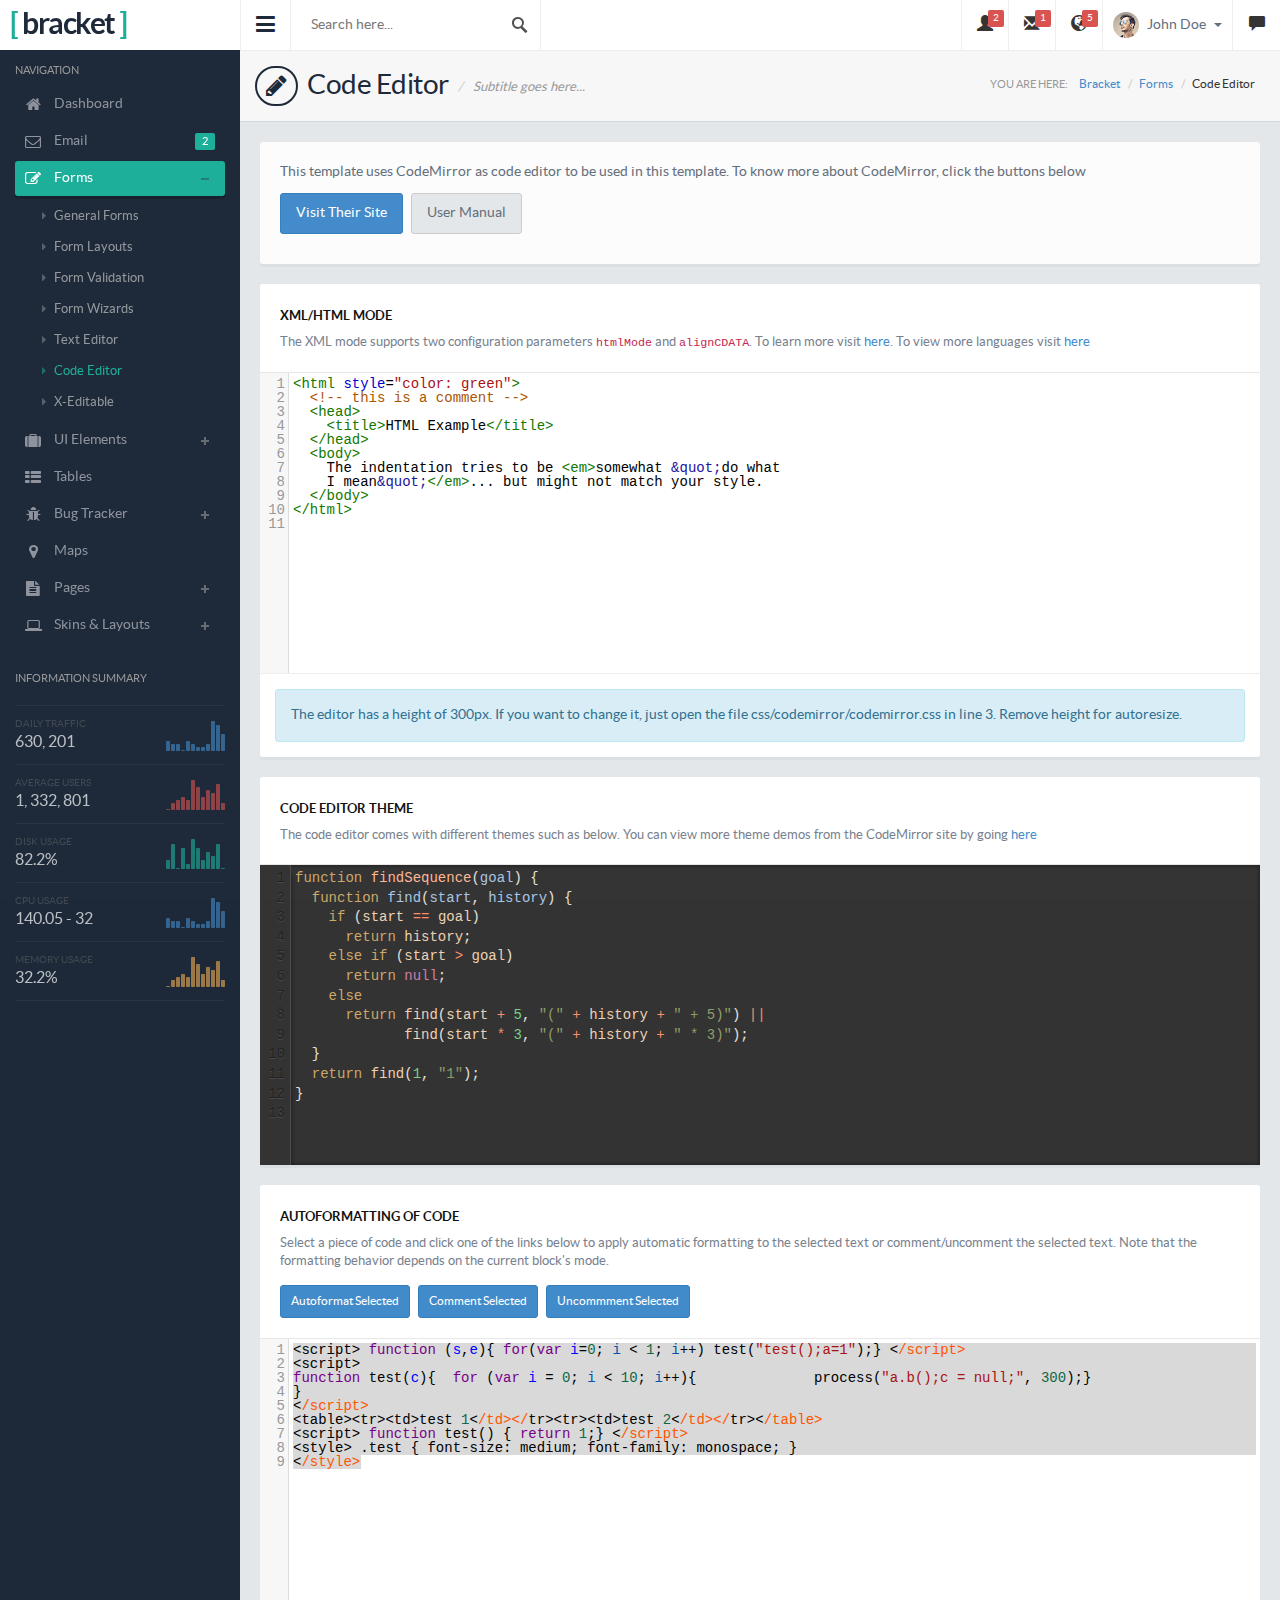
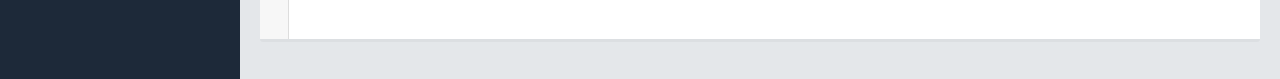
<file: WhaleReport/WhaleReport/Plugins/Templets/bracket/code-editor.html>
﻿<!DOCTYPE html>
<html lang="en">
<head>
  <meta charset="utf-8">
  <meta name="viewport" content="width=device-width, initial-scale=1.0, maximum-scale=1.0">
  <meta name="description" content="">
  <meta name="author" content="">
  <link rel="shortcut icon" href="images/favicon.png" type="image/png">

  <title>Bracket Responsive Bootstrap3 Admin</title>

  <link href="css/style.default.css" rel="stylesheet">
  <link rel="stylesheet" href="css/codemirror/codemirror.css" />
  <link rel="stylesheet" href="css/codemirror/theme/ambiance.css">

  <!-- HTML5 shim and Respond.js IE8 support of HTML5 elements and media queries -->
  <!--[if lt IE 9]>
  <script src="js/html5shiv.js"></script>
  <script src="js/respond.min.js"></script>
  <![endif]-->
  
</head>

<body>



<!-- Preloader -->
<div id="preloader">
    <div id="status"><i class="fa fa-spinner fa-spin"></i></div>
</div>


<section>
  
  <div class="leftpanel">
    
    <div class="logopanel">
        <h1><span>[</span> bracket <span>]</span></h1>
    </div><!-- logopanel -->
    
    <div class="leftpanelinner">
        
        <!-- This is only visible to small devices -->
        <div class="visible-xs hidden-sm hidden-md hidden-lg">   
            <div class="media userlogged">
                <img alt="" src="images/photos/loggeduser.png" class="media-object">
                <div class="media-body">
                    <h4>John Doe</h4>
                    <span>"Life is so..."</span>
                </div>
            </div>
          
            <h5 class="sidebartitle actitle">Account</h5>
            <ul class="nav nav-pills nav-stacked nav-bracket mb30">
              <li><a href="profile.html"><i class="fa fa-user"></i> <span>Profile</span></a></li>
              <li><a href=""><i class="fa fa-cog"></i> <span>Account Settings</span></a></li>
              <li><a href=""><i class="fa fa-question-circle"></i> <span>Help</span></a></li>
              <li><a href="signout.html"><i class="fa fa-sign-out"></i> <span>Sign Out</span></a></li>
            </ul>
        </div>
      
      <h5 class="sidebartitle">Navigation</h5>
      <ul class="nav nav-pills nav-stacked nav-bracket">
        <li><a href="index.html"><i class="fa fa-home"></i> <span>Dashboard</span></a></li>
        <li><a href="email.html"><span class="pull-right badge badge-success">2</span><i class="fa fa-envelope-o"></i> <span>Email</span></a></li>
        <li class="nav-parent nav-active active"><a href=""><i class="fa fa-edit"></i> <span>Forms</span></a>
          <ul class="children" style="display: block">
            <li><a href="general-forms.html"><i class="fa fa-caret-right"></i> General Forms</a></li>
            <li><a href="form-layouts.html"><i class="fa fa-caret-right"></i> Form Layouts</a></li>
            <li><a href="form-validation.html"><i class="fa fa-caret-right"></i> Form Validation</a></li>
            <li><a href="form-wizards.html"><i class="fa fa-caret-right"></i> Form Wizards</a></li>
            <li><a href="wysiwyg.html"><i class="fa fa-caret-right"></i> Text Editor</a></li>
            <li class="active"><a href="code-editor.html"><i class="fa fa-caret-right"></i> Code Editor</a></li>
            <li><a href="x-editable.html"><i class="fa fa-caret-right"></i> X-Editable</a></li>
          </ul>
        </li>
        <li class="nav-parent"><a href=""><i class="fa fa-suitcase"></i> <span>UI Elements</span></a>
          <ul class="children">
            <li><a href="buttons.html"><i class="fa fa-caret-right"></i> Buttons</a></li>
            <li><a href="icons.html"><span class="pull-right badge badge-danger">updated</span><i class="fa fa-caret-right"></i> Icons</a></li>
            <li><a href="typography.html"><i class="fa fa-caret-right"></i> Typography</a></li>
            <li><a href="alerts.html"><i class="fa fa-caret-right"></i> Alerts &amp; Notifications</a></li>
            <li><a href="modals.html"><i class="fa fa-caret-right"></i> Modals</a></li>
            <li><a href="tabs-accordions.html"><i class="fa fa-caret-right"></i> Tabs &amp; Accordions</a></li>
            <li><a href="sliders.html"><i class="fa fa-caret-right"></i> Sliders</a></li>
            <li><a href="graphs.html"><i class="fa fa-caret-right"></i> Graphs &amp; Charts</a></li>
            <li><a href="widgets.html"><i class="fa fa-caret-right"></i> Panels &amp; Widgets</a></li>
            <li><a href="extras.html"><i class="fa fa-caret-right"></i> Extras</a></li>
          </ul>
        </li>
        <li><a href="tables.html"><i class="fa fa-th-list"></i> <span>Tables</span></a></li>
        <li class="nav-parent"><a href=""><i class="fa fa-bug"></i> <span>Bug Tracker</span></a>
            <ul class="children">
                <li><a href="bug-tracker.html"><i class="fa fa-caret-right"></i> Summary</a></li>
                <li><a href="bug-issues.html"><i class="fa fa-caret-right"></i> Issues</a></li>
                <li><a href="view-issue.html"><i class="fa fa-caret-right"></i> View Issue</a></li>
            </ul>
        </li>
        <li><a href="maps.html"><i class="fa fa-map-marker"></i> <span>Maps</span></a></li>
        <li class="nav-parent"><a href=""><i class="fa fa-file-text"></i> <span>Pages</span></a>
          <ul class="children">
            <li><a href="calendar.html"><i class="fa fa-caret-right"></i> Calendar</a></li>
            <li><a href="media-manager.html"><i class="fa fa-caret-right"></i> Media Manager</a></li>
            <li><a href="timeline.html"><i class="fa fa-caret-right"></i> Timeline</a></li>
            <li><a href="blog-list.html"><i class="fa fa-caret-right"></i> Blog List</a></li>
            <li><a href="blog-single.html"><i class="fa fa-caret-right"></i> Blog Single</a></li>
            <li><a href="people-directory.html"><i class="fa fa-caret-right"></i> People Directory</a></li>
            <li><a href="profile.html"><i class="fa fa-caret-right"></i> Profile</a></li>
            <li><a href="invoice.html"><i class="fa fa-caret-right"></i> Invoice</a></li>
            <li><a href="search-results.html"><i class="fa fa-caret-right"></i> Search Results</a></li>
            <li><a href="blank.html"><i class="fa fa-caret-right"></i> Blank Page</a></li>
            <li><a href="notfound.html"><i class="fa fa-caret-right"></i> 404 Page</a></li>
            <li><a href="locked.html"><i class="fa fa-caret-right"></i> Locked Screen</a></li>
            <li><a href="signin.html"><i class="fa fa-caret-right"></i> Sign In</a></li>
            <li><a href="signup.html"><i class="fa fa-caret-right"></i> Sign Up</a></li>
          </ul>
        </li>
        <li class="nav-parent"><a href="layouts.html"><i class="fa fa-laptop"></i> <span>Skins &amp; Layouts</span></a>
            <ul class="children">
                <li><a href="layouts.html"><i class="fa fa-caret-right"></i> General Layouts</a></li>
                <li><a href="horizontal-menu.html"><i class="fa fa-caret-right"></i> Top Menu</a></li>
                <li><a href="horizontal-menu2.html"><i class="fa fa-caret-right"></i> Top Menu w/ Sidebar</a></li>
                <li><a href="fixed-width.html"><i class="fa fa-caret-right"></i> Fixed Width Page</a></li>
                <li><a href="fixed-width2.html"><i class="fa fa-caret-right"></i> Fixed Width w/ Menu</a></li>
            </ul>
        </li>
      </ul>
      
      <div class="infosummary">
        <h5 class="sidebartitle">Information Summary</h5>    
        <ul>
            <li>
                <div class="datainfo">
                    <span class="text-muted">Daily Traffic</span>
                    <h4>630, 201</h4>
                </div>
                <div id="sidebar-chart" class="chart"></div>   
            </li>
            <li>
                <div class="datainfo">
                    <span class="text-muted">Average Users</span>
                    <h4>1, 332, 801</h4>
                </div>
                <div id="sidebar-chart2" class="chart"></div>   
            </li>
            <li>
                <div class="datainfo">
                    <span class="text-muted">Disk Usage</span>
                    <h4>82.2%</h4>
                </div>
                <div id="sidebar-chart3" class="chart"></div>   
            </li>
            <li>
                <div class="datainfo">
                    <span class="text-muted">CPU Usage</span>
                    <h4>140.05 - 32</h4>
                </div>
                <div id="sidebar-chart4" class="chart"></div>   
            </li>
            <li>
                <div class="datainfo">
                    <span class="text-muted">Memory Usage</span>
                    <h4>32.2%</h4>
                </div>
                <div id="sidebar-chart5" class="chart"></div>   
            </li>
        </ul>
      </div><!-- infosummary -->
      
    </div><!-- leftpanelinner -->
  </div><!-- leftpanel -->
  
  <div class="mainpanel">
    
    <div class="headerbar">
      
      <a class="menutoggle"><i class="fa fa-bars"></i></a>
      
      <form class="searchform" action="index.html" method="post">
        <input type="text" class="form-control" name="keyword" placeholder="Search here..." />
      </form>
      
      <div class="header-right">
        <ul class="headermenu">
          <li>
            <div class="btn-group">
              <button class="btn btn-default dropdown-toggle tp-icon" data-toggle="dropdown">
                <i class="glyphicon glyphicon-user"></i>
                <span class="badge">2</span>
              </button>
              <div class="dropdown-menu dropdown-menu-head pull-right">
                <h5 class="title">2 Newly Registered Users</h5>
                <ul class="dropdown-list user-list">
                  <li class="new">
                    <div class="thumb"><a href=""><img src="images/photos/user1.png" alt="" /></a></div>
                    <div class="desc">
                      <h5><a href="">Draniem Daamul (@draniem)</a> <span class="badge badge-success">new</span></h5>
                    </div>
                  </li>
                  <li class="new">
                    <div class="thumb"><a href=""><img src="images/photos/user2.png" alt="" /></a></div>
                    <div class="desc">
                      <h5><a href="">Zaham Sindilmaca (@zaham)</a> <span class="badge badge-success">new</span></h5>
                    </div>
                  </li>
                  <li>
                    <div class="thumb"><a href=""><img src="images/photos/user3.png" alt="" /></a></div>
                    <div class="desc">
                      <h5><a href="">Weno Carasbong (@wenocar)</a></h5>
                    </div>
                  </li>
                  <li>
                    <div class="thumb"><a href=""><img src="images/photos/user4.png" alt="" /></a></div>
                    <div class="desc">
                      <h5><a href="">Nusja Nawancali (@nusja)</a></h5>
                    </div>
                  </li>
                  <li>
                    <div class="thumb"><a href=""><img src="images/photos/user5.png" alt="" /></a></div>
                    <div class="desc">
                      <h5><a href="">Lane Kitmari (@lane_kitmare)</a></h5>
                    </div>
                  </li>
                  <li class="new"><a href="">See All Users</a></li>
                </ul>
              </div>
            </div>
          </li>
          <li>
            <div class="btn-group">
              <button class="btn btn-default dropdown-toggle tp-icon" data-toggle="dropdown">
                <i class="glyphicon glyphicon-envelope"></i>
                <span class="badge">1</span>
              </button>
              <div class="dropdown-menu dropdown-menu-head pull-right">
                <h5 class="title">You Have 1 New Message</h5>
                <ul class="dropdown-list gen-list">
                  <li class="new">
                    <a href="">
                    <span class="thumb"><img src="images/photos/user1.png" alt="" /></span>
                    <span class="desc">
                      <span class="name">Draniem Daamul <span class="badge badge-success">new</span></span>
                      <span class="msg">Lorem ipsum dolor sit amet...</span>
                    </span>
                    </a>
                  </li>
                  <li>
                    <a href="">
                    <span class="thumb"><img src="images/photos/user2.png" alt="" /></span>
                    <span class="desc">
                      <span class="name">Nusja Nawancali</span>
                      <span class="msg">Lorem ipsum dolor sit amet...</span>
                    </span>
                    </a>
                  </li>
                  <li>
                    <a href="">
                    <span class="thumb"><img src="images/photos/user3.png" alt="" /></span>
                    <span class="desc">
                      <span class="name">Weno Carasbong</span>
                      <span class="msg">Lorem ipsum dolor sit amet...</span>
                    </span>
                    </a>
                  </li>
                  <li>
                    <a href="">
                    <span class="thumb"><img src="images/photos/user4.png" alt="" /></span>
                    <span class="desc">
                      <span class="name">Zaham Sindilmaca</span>
                      <span class="msg">Lorem ipsum dolor sit amet...</span>
                    </span>
                    </a>
                  </li>
                  <li>
                    <a href="">
                    <span class="thumb"><img src="images/photos/user5.png" alt="" /></span>
                    <span class="desc">
                      <span class="name">Veno Leongal</span>
                      <span class="msg">Lorem ipsum dolor sit amet...</span>
                    </span>
                    </a>
                  </li>
                  <li class="new"><a href="">Read All Messages</a></li>
                </ul>
              </div>
            </div>
          </li>
          <li>
            <div class="btn-group">
              <button class="btn btn-default dropdown-toggle tp-icon" data-toggle="dropdown">
                <i class="glyphicon glyphicon-globe"></i>
                <span class="badge">5</span>
              </button>
              <div class="dropdown-menu dropdown-menu-head pull-right">
                <h5 class="title">You Have 5 New Notifications</h5>
                <ul class="dropdown-list gen-list">
                  <li class="new">
                    <a href="">
                    <span class="thumb"><img src="images/photos/user4.png" alt="" /></span>
                    <span class="desc">
                      <span class="name">Zaham Sindilmaca <span class="badge badge-success">new</span></span>
                      <span class="msg">is now following you</span>
                    </span>
                    </a>
                  </li>
                  <li class="new">
                    <a href="">
                    <span class="thumb"><img src="images/photos/user5.png" alt="" /></span>
                    <span class="desc">
                      <span class="name">Weno Carasbong <span class="badge badge-success">new</span></span>
                      <span class="msg">is now following you</span>
                    </span>
                    </a>
                  </li>
                  <li class="new">
                    <a href="">
                    <span class="thumb"><img src="images/photos/user3.png" alt="" /></span>
                    <span class="desc">
                      <span class="name">Veno Leongal <span class="badge badge-success">new</span></span>
                      <span class="msg">likes your recent status</span>
                    </span>
                    </a>
                  </li>
                  <li class="new">
                    <a href="">
                    <span class="thumb"><img src="images/photos/user3.png" alt="" /></span>
                    <span class="desc">
                      <span class="name">Nusja Nawancali <span class="badge badge-success">new</span></span>
                      <span class="msg">downloaded your work</span>
                    </span>
                    </a>
                  </li>
                  <li class="new">
                    <a href="">
                    <span class="thumb"><img src="images/photos/user3.png" alt="" /></span>
                    <span class="desc">
                      <span class="name">Nusja Nawancali <span class="badge badge-success">new</span></span>
                      <span class="msg">send you 2 messages</span>
                    </span>
                    </a>
                  </li>
                  <li class="new"><a href="">See All Notifications</a></li>
                </ul>
              </div>
            </div>
          </li>
          <li>
            <div class="btn-group">
              <button type="button" class="btn btn-default dropdown-toggle" data-toggle="dropdown">
                <img src="images/photos/loggeduser.png" alt="" />
                John Doe
                <span class="caret"></span>
              </button>
              <ul class="dropdown-menu dropdown-menu-usermenu pull-right">
                <li><a href="profile.html"><i class="glyphicon glyphicon-user"></i> My Profile</a></li>
                <li><a href="#"><i class="glyphicon glyphicon-cog"></i> Account Settings</a></li>
                <li><a href="#"><i class="glyphicon glyphicon-question-sign"></i> Help</a></li>
                <li><a href="signin.html"><i class="glyphicon glyphicon-log-out"></i> Log Out</a></li>
              </ul>
            </div>
          </li>
          <li>
            <button id="chatview" class="btn btn-default tp-icon chat-icon">
                <i class="glyphicon glyphicon-comment"></i>
            </button>
          </li>
        </ul>
      </div><!-- header-right -->
      
    </div><!-- headerbar -->
        
    <div class="pageheader">
      <h2><i class="fa fa-pencil"></i> Code Editor <span>Subtitle goes here...</span></h2>
      <div class="breadcrumb-wrapper">
        <span class="label">You are here:</span>
        <ol class="breadcrumb">
          <li><a href="index.html">Bracket</a></li>
          <li><a href="general-forms.html">Forms</a></li>
          <li class="active">Code Editor</li>
        </ol>
      </div>
    </div>
    
    <div class="contentpanel">
        
        <div class="panel panel-default">
            <div class="panel-body">
                <p>This template uses CodeMirror as code editor to be used in this template. To know more about CodeMirror, click the buttons below</p>
                <p><a href="http://codemirror.net/" class="btn btn-primary mr5" target=_blank">Visit Their Site</a> <a class="btn btn-default" target="_blank" href="http://codemirror.net/doc/manual.html">User Manual</a></p>
            </div>
        </div>
      
        <div class="panel panel-default panel-alt">
            <div class="panel-heading">
                <h4 class="panel-title">XML/HTML Mode</h4>
                <p>The XML mode supports two configuration parameters <code>htmlMode</code> and <code>alignCDATA</code>. To learn more visit <a target="_blank" href="http://codemirror.net/mode/xml/index.html">here</a>. To view more languages visit <a href="http://codemirror.net/mode/index.html" target="_blank">here</a></p>
            </div><!-- panel-heading -->
            <div class="panel-body nopadding">
                <textarea id="code" name="code">
&lt;html style="color: green"&gt;
  &lt;!-- this is a comment --&gt;
  &lt;head&gt;
    &lt;title&gt;HTML Example&lt;/title&gt;
  &lt;/head&gt;
  &lt;body&gt;
    The indentation tries to be &lt;em&gt;somewhat &amp;quot;do what
    I mean&amp;quot;&lt;/em&gt;... but might not match your style.
  &lt;/body&gt;
&lt;/html&gt;
</textarea>    
            </div><!-- panel-body -->
            <div class="panel-footer">
                <div class="alert alert-info nomargin">
                    <p>The editor has a height of 300px. If you want to change it, just open the file css/codemirror/codemirror.css in line 3. Remove height for autoresize.</p>
                </div>
            </div>
        </div><!-- panel -->
        
        <div class="panel panel-default panel-alt">
            <div class="panel-heading">
                <h4 class="panel-title">Code Editor Theme</h4>
                <p>The code editor comes with different themes such as below. You can view more theme demos from the CodeMirror site by going <a href="http://codemirror.net/demo/theme.html" target="_blank">here</a></p>
            </div><!-- panel-heading -->
            <div class="panel-body nopadding">
                <textarea id="code2" name="code">
function findSequence(goal) {
  function find(start, history) {
    if (start == goal)
      return history;
    else if (start > goal)
      return null;
    else
      return find(start + 5, "(" + history + " + 5)") ||
             find(start * 3, "(" + history + " * 3)");
  }
  return find(1, "1");
}
</textarea>    
            </div><!-- panel-body -->
        </div><!-- panel -->
        
        <div class="panel panel-default panel-alt">
            <div class="panel-heading">
                <h4 class="panel-title">AutoFormatting Of Code</h4>
                <p>Select a piece of code and click one of the links below to apply automatic formatting to the selected text or comment/uncomment the selected text. Note that the formatting behavior depends on the current block's mode. </p>
                <div class="mb15"></div>
                <button class="btn btn-primary btn-sm mr5 autoformat">Autoformat Selected</button>
                <button class="btn btn-primary btn-sm mr5 comment">Comment Selected</button>
                <button class="btn btn-primary btn-sm uncomment">Uncommment Selected</button>
            </div><!-- panel-heading -->
            <div class="panel-body nopadding">
                <textarea id="code3" name="code"><script> function (s,e){ for(var i=0; i < 1; i++) test("test();a=1");} </script>
<script>
function test(c){  for (var i = 0; i < 10; i++){	          process("a.b();c = null;", 300);}
}
</script>
<table><tr><td>test 1</td></tr><tr><td>test 2</td></tr></table>
<script> function test() { return 1;} </script>
<style> .test { font-size: medium; font-family: monospace; }
</style></textarea>    
            </div><!-- panel-body -->
        </div><!-- panel -->
        
        
      
    </div><!-- contentpanel -->
    
  </div><!-- mainpanel -->
  
  <div class="rightpanel">
    <!-- Nav tabs -->
    <ul class="nav nav-tabs nav-justified">
        <li class="active"><a href="#rp-alluser" data-toggle="tab"><i class="fa fa-users"></i></a></li>
        <li><a href="#rp-favorites" data-toggle="tab"><i class="fa fa-heart"></i></a></li>
        <li><a href="#rp-history" data-toggle="tab"><i class="fa fa-clock-o"></i></a></li>
        <li><a href="#rp-settings" data-toggle="tab"><i class="fa fa-gear"></i></a></li>
    </ul>
        
    <!-- Tab panes -->
    <div class="tab-content">
        <div class="tab-pane active" id="rp-alluser">
            <h5 class="sidebartitle">Online Users</h5>
            <ul class="chatuserlist">
                <li class="online">
                    <div class="media">
                        <a href="#" class="pull-left media-thumb">
                            <img alt="" src="images/photos/userprofile.png" class="media-object">
                        </a>
                        <div class="media-body">
                            <strong>Eileen Sideways</strong>
                            <small>Los Angeles, CA</small>
                        </div>
                    </div><!-- media -->
                </li>
                <li class="online">
                    <div class="media">
                        <a href="#" class="pull-left media-thumb">
                            <img alt="" src="images/photos/user1.png" class="media-object">
                        </a>
                        <div class="media-body">
                            <span class="pull-right badge badge-danger">2</span>
                            <strong>Zaham Sindilmaca</strong>
                            <small>San Francisco, CA</small>
                        </div>
                    </div><!-- media -->
                </li>
                <li class="online">
                    <div class="media">
                        <a href="#" class="pull-left media-thumb">
                            <img alt="" src="images/photos/user2.png" class="media-object">
                        </a>
                        <div class="media-body">
                            <strong>Nusja Nawancali</strong>
                            <small>Bangkok, Thailand</small>
                        </div>
                    </div><!-- media -->
                </li>
                <li class="online">
                    <div class="media">
                        <a href="#" class="pull-left media-thumb">
                            <img alt="" src="images/photos/user3.png" class="media-object">
                        </a>
                        <div class="media-body">
                            <strong>Renov Leongal</strong>
                            <small>Cebu City, Philippines</small>
                        </div>
                    </div><!-- media -->
                </li>
                <li class="online">
                    <div class="media">
                        <a href="#" class="pull-left media-thumb">
                            <img alt="" src="images/photos/user4.png" class="media-object">
                        </a>
                        <div class="media-body">
                            <strong>Weno Carasbong</strong>
                            <small>Tokyo, Japan</small>
                        </div>
                    </div><!-- media -->
                </li>
            </ul>
            
            <div class="mb30"></div>
            
            <h5 class="sidebartitle">Offline Users</h5>
            <ul class="chatuserlist">
                <li>
                    <div class="media">
                        <a href="#" class="pull-left media-thumb">
                            <img alt="" src="images/photos/user5.png" class="media-object">
                        </a>
                        <div class="media-body">
                            <strong>Eileen Sideways</strong>
                            <small>Los Angeles, CA</small>
                        </div>
                    </div><!-- media -->
                </li>
                <li>
                    <div class="media">
                        <a href="#" class="pull-left media-thumb">
                            <img alt="" src="images/photos/user2.png" class="media-object">
                        </a>
                        <div class="media-body">
                            <strong>Zaham Sindilmaca</strong>
                            <small>San Francisco, CA</small>
                        </div>
                    </div><!-- media -->
                </li>
                <li>
                    <div class="media">
                        <a href="#" class="pull-left media-thumb">
                            <img alt="" src="images/photos/user3.png" class="media-object">
                        </a>
                        <div class="media-body">
                            <strong>Nusja Nawancali</strong>
                            <small>Bangkok, Thailand</small>
                        </div>
                    </div><!-- media -->
                </li>
                <li>
                    <div class="media">
                        <a href="#" class="pull-left media-thumb">
                            <img alt="" src="images/photos/user4.png" class="media-object">
                        </a>
                        <div class="media-body">
                            <strong>Renov Leongal</strong>
                            <small>Cebu City, Philippines</small>
                        </div>
                    </div><!-- media -->
                </li>
                <li>
                    <div class="media">
                        <a href="#" class="pull-left media-thumb">
                            <img alt="" src="images/photos/user5.png" class="media-object">
                        </a>
                        <div class="media-body">
                            <strong>Weno Carasbong</strong>
                            <small>Tokyo, Japan</small>
                        </div>
                    </div><!-- media -->
                </li>
                <li>
                    <div class="media">
                        <a href="#" class="pull-left media-thumb">
                            <img alt="" src="images/photos/user4.png" class="media-object">
                        </a>
                        <div class="media-body">
                            <strong>Renov Leongal</strong>
                            <small>Cebu City, Philippines</small>
                        </div>
                    </div><!-- media -->
                </li>
                <li>
                    <div class="media">
                        <a href="#" class="pull-left media-thumb">
                            <img alt="" src="images/photos/user5.png" class="media-object">
                        </a>
                        <div class="media-body">
                            <strong>Weno Carasbong</strong>
                            <small>Tokyo, Japan</small>
                        </div>
                    </div><!-- media -->
                </li>
            </ul>
        </div>
        <div class="tab-pane" id="rp-favorites">
            <h5 class="sidebartitle">Favorites</h5>
            <ul class="chatuserlist">
                <li class="online">
                    <div class="media">
                        <a href="#" class="pull-left media-thumb">
                            <img alt="" src="images/photos/user2.png" class="media-object">
                        </a>
                        <div class="media-body">
                            <strong>Eileen Sideways</strong>
                            <small>Los Angeles, CA</small>
                        </div>
                    </div><!-- media -->
                </li>
                <li>
                    <div class="media">
                        <a href="#" class="pull-left media-thumb">
                            <img alt="" src="images/photos/user1.png" class="media-object">
                        </a>
                        <div class="media-body">
                            <strong>Zaham Sindilmaca</strong>
                            <small>San Francisco, CA</small>
                        </div>
                    </div><!-- media -->
                </li>
                <li>
                    <div class="media">
                        <a href="#" class="pull-left media-thumb">
                            <img alt="" src="images/photos/user3.png" class="media-object">
                        </a>
                        <div class="media-body">
                            <strong>Nusja Nawancali</strong>
                            <small>Bangkok, Thailand</small>
                        </div>
                    </div><!-- media -->
                </li>
                <li class="online">
                    <div class="media">
                        <a href="#" class="pull-left media-thumb">
                            <img alt="" src="images/photos/user4.png" class="media-object">
                        </a>
                        <div class="media-body">
                            <strong>Renov Leongal</strong>
                            <small>Cebu City, Philippines</small>
                        </div>
                    </div><!-- media -->
                </li>
                <li class="online">
                    <div class="media">
                        <a href="#" class="pull-left media-thumb">
                            <img alt="" src="images/photos/user5.png" class="media-object">
                        </a>
                        <div class="media-body">
                            <strong>Weno Carasbong</strong>
                            <small>Tokyo, Japan</small>
                        </div>
                    </div><!-- media -->
                </li>
            </ul>
        </div>
        <div class="tab-pane" id="rp-history">
            <h5 class="sidebartitle">History</h5>
            <ul class="chatuserlist">
                <li class="online">
                    <div class="media">
                        <a href="#" class="pull-left media-thumb">
                            <img alt="" src="images/photos/user4.png" class="media-object">
                        </a>
                        <div class="media-body">
                            <strong>Eileen Sideways</strong>
                            <small>Hi hello, ctc?... would you mind if I go to your...</small>
                        </div>
                    </div><!-- media -->
                </li>
                <li>
                    <div class="media">
                        <a href="#" class="pull-left media-thumb">
                            <img alt="" src="images/photos/user2.png" class="media-object">
                        </a>
                        <div class="media-body">
                            <strong>Zaham Sindilmaca</strong>
                            <small>This is to inform you that your product that we...</small>
                        </div>
                    </div><!-- media -->
                </li>
                <li>
                    <div class="media">
                        <a href="#" class="pull-left media-thumb">
                            <img alt="" src="images/photos/user3.png" class="media-object">
                        </a>
                        <div class="media-body">
                            <strong>Nusja Nawancali</strong>
                            <small>Are you willing to have a long term relat...</small>
                        </div>
                    </div><!-- media -->
                </li>
            </ul>
        </div>
        <div class="tab-pane pane-settings" id="rp-settings">
            
            <h5 class="sidebartitle mb20">Settings</h5>
            <div class="form-group">
                <label class="col-xs-8 control-label">Show Offline Users</label>
                <div class="col-xs-4 control-label">
                    <div class="toggle toggle-success"></div>
                </div>
            </div>
            
            <div class="form-group">
                <label class="col-xs-8 control-label">Enable History</label>
                <div class="col-xs-4 control-label">
                    <div class="toggle toggle-success"></div>
                </div>
            </div>
            
            <div class="form-group">
                <label class="col-xs-8 control-label">Show Full Name</label>
                <div class="col-xs-4 control-label">
                    <div class="toggle-chat1 toggle-success"></div>
                </div>
            </div>
            
            <div class="form-group">
                <label class="col-xs-8 control-label">Show Location</label>
                <div class="col-xs-4 control-label">
                    <div class="toggle toggle-success"></div>
                </div>
            </div>
            
        </div><!-- tab-pane -->
        
    </div><!-- tab-content -->
  </div><!-- rightpanel -->
  
</section>


<script src="js/jquery-1.11.1.min.js"></script>
<script src="js/jquery-migrate-1.2.1.min.js"></script>
<script src="js/bootstrap.min.js"></script>
<script src="js/modernizr.min.js"></script>
<script src="js/jquery.sparkline.min.js"></script>
<script src="js/toggles.min.js"></script>
<script src="js/retina.min.js"></script>
<script src="js/jquery.cookies.js"></script>


<script src="js/codemirror/codemirror.js"></script>
<script src="js/codemirror/formatting.js"></script>
<script src="js/codemirror/mode/xml.js"></script>
<script src="js/codemirror/mode/javascript.js"></script>

<script src="js/custom.js"></script>

<script>
    
    "use strict";
    
    CodeMirror.fromTextArea(document.getElementById("code"), {
        mode: {name: "xml", alignCDATA: true},
        lineNumbers: true
    });
    
    CodeMirror.fromTextArea(document.getElementById("code2"), {
        mode: {name: "javascript"},
        lineNumbers: true,
        theme: 'ambiance'
    });
    
    var editor = CodeMirror.fromTextArea(document.getElementById("code3"), {
        mode: {name: "javascript"},
        lineNumbers: true,
    });
    CodeMirror.commands["selectAll"](editor);
    
    function getSelectedRange() {
        return { from: editor.getCursor(true), to: editor.getCursor(false) };
    }
      
    function autoFormatSelection() {
        var range = getSelectedRange();
        editor.autoFormatRange(range.from, range.to);
    }
      
    function commentSelection(isComment) {
        var range = getSelectedRange();
        editor.commentRange(isComment, range.from, range.to);
    }
    
    jQuery(document).ready(function(){
        
        jQuery('.autoformat').click(function(){
            autoFormatSelection();
        });
        
        jQuery('.comment').click(function(){
            commentSelection(true);
        });
        
        jQuery('.uncomment').click(function(){
            commentSelection(false);
        });
    
    });
  
</script>

</body>
</html>
</file>
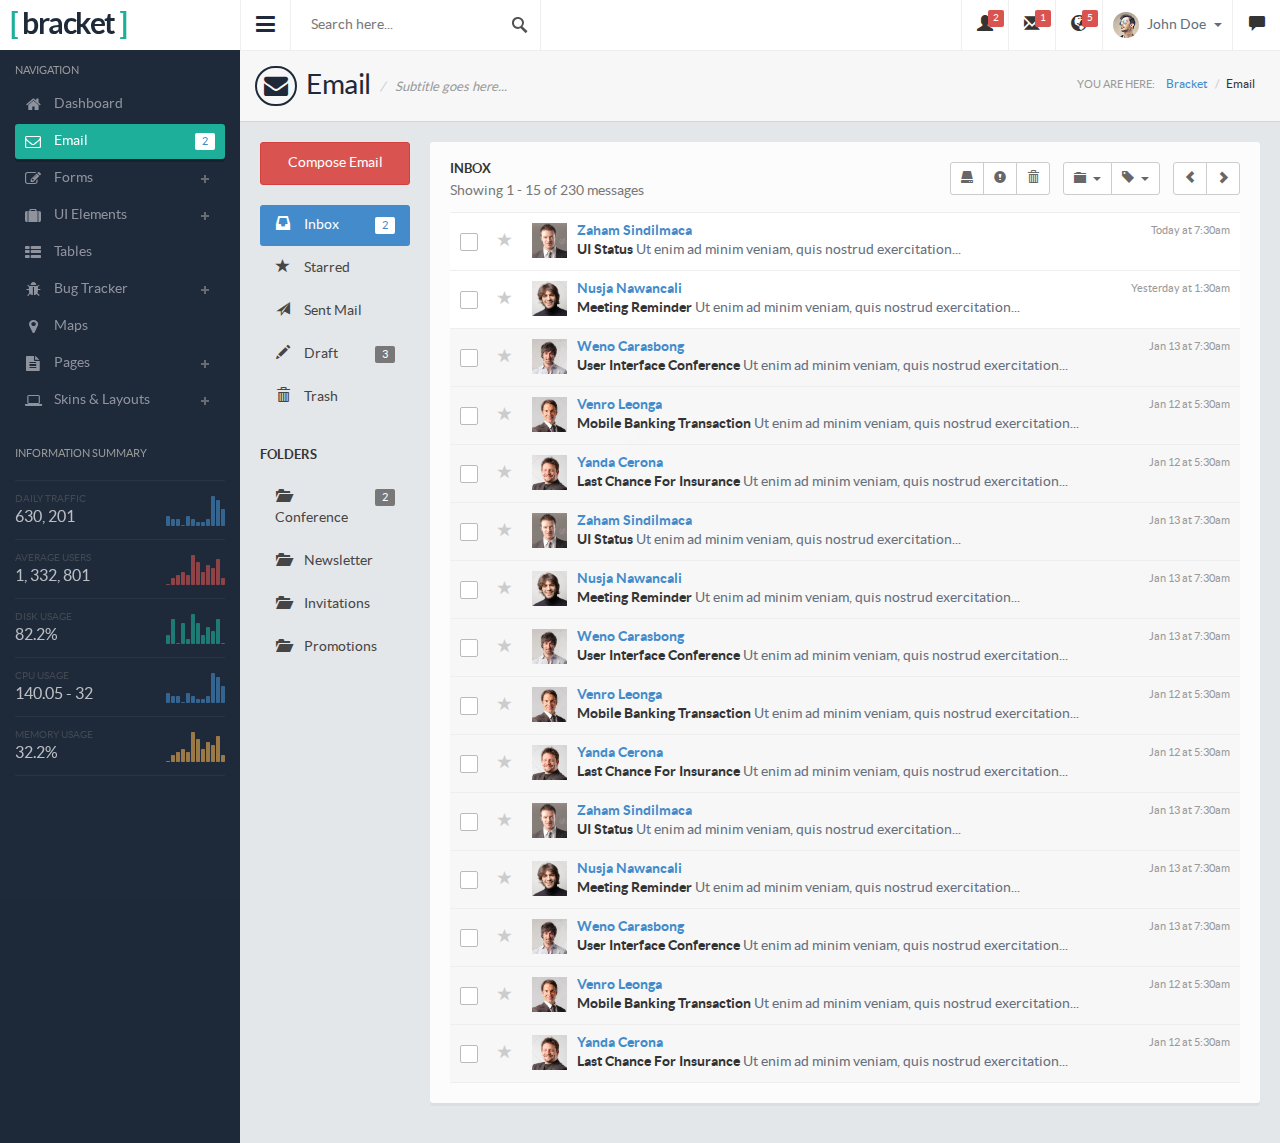
<file: WhaleReport/WhaleReport/Plugins/Templets/bracket/email.html>
﻿<!DOCTYPE html>
<html lang="en">
<head>
  <meta charset="utf-8">
  <meta name="viewport" content="width=device-width, initial-scale=1.0, maximum-scale=1.0">
  <meta name="description" content="">
  <meta name="author" content="">
  <link rel="shortcut icon" href="images/favicon.png" type="image/png">

  <title>Bracket Responsive Bootstrap3 Admin</title>

  <link href="css/style.default.css" rel="stylesheet">
  <link href="css/helvetica.css.html" rel="stylesheet">

  <!-- HTML5 shim and Respond.js IE8 support of HTML5 elements and media queries -->
  <!--[if lt IE 9]>
  <script src="js/html5shiv.js"></script>
  <script src="js/respond.min.js"></script>
  <![endif]-->
</head>

<body>



<!-- Preloader -->
<div id="preloader">
    <div id="status"><i class="fa fa-spinner fa-spin"></i></div>
</div>


<section>
  
  <div class="leftpanel">
    
    <div class="logopanel">
        <h1><span>[</span> bracket <span>]</span></h1>
    </div><!-- logopanel -->
    
    <div class="leftpanelinner">
        
        <!-- This is only visible to small devices -->
        <div class="visible-xs hidden-sm hidden-md hidden-lg">   
            <div class="media userlogged">
                <img alt="" src="images/photos/loggeduser.png" class="media-object">
                <div class="media-body">
                    <h4>John Doe</h4>
                    <span>"Life is so..."</span>
                </div>
            </div>
          
            <h5 class="sidebartitle actitle">Account</h5>
            <ul class="nav nav-pills nav-stacked nav-bracket mb30">
              <li><a href="profile.html"><i class="fa fa-user"></i> <span>Profile</span></a></li>
              <li><a href=""><i class="fa fa-cog"></i> <span>Account Settings</span></a></li>
              <li><a href=""><i class="fa fa-question-circle"></i> <span>Help</span></a></li>
              <li><a href="signout.html"><i class="fa fa-sign-out"></i> <span>Sign Out</span></a></li>
            </ul>
        </div>
      
      <h5 class="sidebartitle">Navigation</h5>
      <ul class="nav nav-pills nav-stacked nav-bracket">
        <li><a href="index.html"><i class="fa fa-home"></i> <span>Dashboard</span></a></li>
        <li class="active"><a href="email.html"><span class="pull-right badge badge-success">2</span><i class="fa fa-envelope-o"></i> <span>Email</span></a></li>
        <li class="nav-parent"><a href=""><i class="fa fa-edit"></i> <span>Forms</span></a>
          <ul class="children">
            <li><a href="general-forms.html"><i class="fa fa-caret-right"></i> General Forms</a></li>
            <li><a href="form-layouts.html"><i class="fa fa-caret-right"></i> Form Layouts</a></li>
            <li><a href="form-validation.html"><i class="fa fa-caret-right"></i> Form Validation</a></li>
            <li><a href="form-wizards.html"><i class="fa fa-caret-right"></i> Form Wizards</a></li>
            <li><a href="wysiwyg.html"><i class="fa fa-caret-right"></i> Text Editor</a></li>
            <li><a href="code-editor.html"><i class="fa fa-caret-right"></i> Code Editor</a></li>
                                <li><a href="x-editable.html"><i class="fa fa-caret-right"></i> X-Editable</a></li>
          </ul>
        </li>
        <li class="nav-parent"><a href=""><i class="fa fa-suitcase"></i> <span>UI Elements</span></a>
          <ul class="children">
            <li><a href="buttons.html"><i class="fa fa-caret-right"></i> Buttons</a></li>
            <li><a href="icons.html"><span class="pull-right badge badge-danger">updated</span><i class="fa fa-caret-right"></i> Icons</a></li>
            <li><a href="typography.html"><i class="fa fa-caret-right"></i> Typography</a></li>
            <li><a href="alerts.html"><i class="fa fa-caret-right"></i> Alerts &amp; Notifications</a></li>
            <li><a href="modals.html"><i class="fa fa-caret-right"></i> Modals</a></li>
            <li><a href="tabs-accordions.html"><i class="fa fa-caret-right"></i> Tabs &amp; Accordions</a></li>
            <li><a href="sliders.html"><i class="fa fa-caret-right"></i> Sliders</a></li>
            <li><a href="graphs.html"><i class="fa fa-caret-right"></i> Graphs &amp; Charts</a></li>
            <li><a href="widgets.html"><i class="fa fa-caret-right"></i> Panels &amp; Widgets</a></li>
            <li><a href="extras.html"><i class="fa fa-caret-right"></i> Extras</a></li>
          </ul>
        </li>
        <li><a href="tables.html"><i class="fa fa-th-list"></i> <span>Tables</span></a></li>
        <li class="nav-parent"><a href=""><i class="fa fa-bug"></i> <span>Bug Tracker</span></a>
            <ul class="children">
                <li><a href="bug-tracker.html"><i class="fa fa-caret-right"></i> Summary</a></li>
                <li><a href="bug-issues.html"><i class="fa fa-caret-right"></i> Issues</a></li>
                <li><a href="view-issue.html"><i class="fa fa-caret-right"></i> View Issue</a></li>
            </ul>
        </li>
        <li><a href="maps.html"><i class="fa fa-map-marker"></i> <span>Maps</span></a></li>
        <li class="nav-parent"><a href=""><i class="fa fa-file-text"></i> <span>Pages</span></a>
          <ul class="children">
            <li><a href="calendar.html"><i class="fa fa-caret-right"></i> Calendar</a></li>
            <li><a href="media-manager.html"><i class="fa fa-caret-right"></i> Media Manager</a></li>
            <li><a href="timeline.html"><i class="fa fa-caret-right"></i> Timeline</a></li>
            <li><a href="blog-list.html"><i class="fa fa-caret-right"></i> Blog List</a></li>
            <li><a href="blog-single.html"><i class="fa fa-caret-right"></i> Blog Single</a></li>
            <li><a href="people-directory.html"><i class="fa fa-caret-right"></i> People Directory</a></li>
            <li><a href="profile.html"><i class="fa fa-caret-right"></i> Profile</a></li>
            <li><a href="invoice.html"><i class="fa fa-caret-right"></i> Invoice</a></li>
            <li><a href="search-results.html"><i class="fa fa-caret-right"></i> Search Results</a></li>
            <li><a href="blank.html"><i class="fa fa-caret-right"></i> Blank Page</a></li>
            <li><a href="notfound.html"><i class="fa fa-caret-right"></i> 404 Page</a></li>
            <li><a href="locked.html"><i class="fa fa-caret-right"></i> Locked Screen</a></li>
            <li><a href="signin.html"><i class="fa fa-caret-right"></i> Sign In</a></li>
            <li><a href="signup.html"><i class="fa fa-caret-right"></i> Sign Up</a></li>
          </ul>
        </li>
        <li class="nav-parent"><a href="layouts.html"><i class="fa fa-laptop"></i> <span>Skins &amp; Layouts</span></a>
            <ul class="children">
                <li><a href="layouts.html"><i class="fa fa-caret-right"></i> General Layouts</a></li>
                <li><a href="horizontal-menu.html"><i class="fa fa-caret-right"></i> Top Menu</a></li>
                <li><a href="horizontal-menu2.html"><i class="fa fa-caret-right"></i> Top Menu w/ Sidebar</a></li>
                <li><a href="fixed-width.html"><i class="fa fa-caret-right"></i> Fixed Width Page</a></li>
                <li><a href="fixed-width2.html"><i class="fa fa-caret-right"></i> Fixed Width w/ Menu</a></li>
            </ul>
        </li>
      </ul>
      
      <div class="infosummary">
        <h5 class="sidebartitle">Information Summary</h5>    
        <ul>
            <li>
                <div class="datainfo">
                    <span class="text-muted">Daily Traffic</span>
                    <h4>630, 201</h4>
                </div>
                <div id="sidebar-chart" class="chart"></div>   
            </li>
            <li>
                <div class="datainfo">
                    <span class="text-muted">Average Users</span>
                    <h4>1, 332, 801</h4>
                </div>
                <div id="sidebar-chart2" class="chart"></div>   
            </li>
            <li>
                <div class="datainfo">
                    <span class="text-muted">Disk Usage</span>
                    <h4>82.2%</h4>
                </div>
                <div id="sidebar-chart3" class="chart"></div>   
            </li>
            <li>
                <div class="datainfo">
                    <span class="text-muted">CPU Usage</span>
                    <h4>140.05 - 32</h4>
                </div>
                <div id="sidebar-chart4" class="chart"></div>   
            </li>
            <li>
                <div class="datainfo">
                    <span class="text-muted">Memory Usage</span>
                    <h4>32.2%</h4>
                </div>
                <div id="sidebar-chart5" class="chart"></div>   
            </li>
        </ul>
      </div><!-- infosummary -->
      
    </div><!-- leftpanelinner -->
  </div><!-- leftpanel -->
  
  <div class="mainpanel">
    
    <div class="headerbar">
      
      <a class="menutoggle"><i class="fa fa-bars"></i></a>
      
      <form class="searchform" action="index.html" method="post">
        <input type="text" class="form-control" name="keyword" placeholder="Search here..." />
      </form>
      
      <div class="header-right">
        <ul class="headermenu">
          <li>
            <div class="btn-group">
              <button class="btn btn-default dropdown-toggle tp-icon" data-toggle="dropdown">
                <i class="glyphicon glyphicon-user"></i>
                <span class="badge">2</span>
              </button>
              <div class="dropdown-menu dropdown-menu-head pull-right">
                <h5 class="title">2 Newly Registered Users</h5>
                <ul class="dropdown-list user-list">
                  <li class="new">
                    <div class="thumb"><a href=""><img src="images/photos/user1.png" alt="" /></a></div>
                    <div class="desc">
                      <h5><a href="">Draniem Daamul (@draniem)</a> <span class="badge badge-success">new</span></h5>
                    </div>
                  </li>
                  <li class="new">
                    <div class="thumb"><a href=""><img src="images/photos/user2.png" alt="" /></a></div>
                    <div class="desc">
                      <h5><a href="">Zaham Sindilmaca (@zaham)</a> <span class="badge badge-success">new</span></h5>
                    </div>
                  </li>
                  <li>
                    <div class="thumb"><a href=""><img src="images/photos/user3.png" alt="" /></a></div>
                    <div class="desc">
                      <h5><a href="">Weno Carasbong (@wenocar)</a></h5>
                    </div>
                  </li>
                  <li>
                    <div class="thumb"><a href=""><img src="images/photos/user4.png" alt="" /></a></div>
                    <div class="desc">
                      <h5><a href="">Nusja Nawancali (@nusja)</a></h5>
                    </div>
                  </li>
                  <li>
                    <div class="thumb"><a href=""><img src="images/photos/user5.png" alt="" /></a></div>
                    <div class="desc">
                      <h5><a href="">Lane Kitmari (@lane_kitmare)</a></h5>
                    </div>
                  </li>
                  <li class="new"><a href="">See All Users</a></li>
                </ul>
              </div>
            </div>
          </li>
          <li>
            <div class="btn-group">
              <button class="btn btn-default dropdown-toggle tp-icon" data-toggle="dropdown">
                <i class="glyphicon glyphicon-envelope"></i>
                <span class="badge">1</span>
              </button>
              <div class="dropdown-menu dropdown-menu-head pull-right">
                <h5 class="title">You Have 1 New Message</h5>
                <ul class="dropdown-list gen-list">
                  <li class="new">
                    <a href="">
                    <span class="thumb"><img src="images/photos/user1.png" alt="" /></span>
                    <span class="desc">
                      <span class="name">Draniem Daamul <span class="badge badge-success">new</span></span>
                      <span class="msg">Lorem ipsum dolor sit amet...</span>
                    </span>
                    </a>
                  </li>
                  <li>
                    <a href="">
                    <span class="thumb"><img src="images/photos/user2.png" alt="" /></span>
                    <span class="desc">
                      <span class="name">Nusja Nawancali</span>
                      <span class="msg">Lorem ipsum dolor sit amet...</span>
                    </span>
                    </a>
                  </li>
                  <li>
                    <a href="">
                    <span class="thumb"><img src="images/photos/user3.png" alt="" /></span>
                    <span class="desc">
                      <span class="name">Weno Carasbong</span>
                      <span class="msg">Lorem ipsum dolor sit amet...</span>
                    </span>
                    </a>
                  </li>
                  <li>
                    <a href="">
                    <span class="thumb"><img src="images/photos/user4.png" alt="" /></span>
                    <span class="desc">
                      <span class="name">Zaham Sindilmaca</span>
                      <span class="msg">Lorem ipsum dolor sit amet...</span>
                    </span>
                    </a>
                  </li>
                  <li>
                    <a href="">
                    <span class="thumb"><img src="images/photos/user5.png" alt="" /></span>
                    <span class="desc">
                      <span class="name">Veno Leongal</span>
                      <span class="msg">Lorem ipsum dolor sit amet...</span>
                    </span>
                    </a>
                  </li>
                  <li class="new"><a href="">Read All Messages</a></li>
                </ul>
              </div>
            </div>
          </li>
          <li>
            <div class="btn-group">
              <button class="btn btn-default dropdown-toggle tp-icon" data-toggle="dropdown">
                <i class="glyphicon glyphicon-globe"></i>
                <span class="badge">5</span>
              </button>
              <div class="dropdown-menu dropdown-menu-head pull-right">
                <h5 class="title">You Have 5 New Notifications</h5>
                <ul class="dropdown-list gen-list">
                  <li class="new">
                    <a href="">
                    <span class="thumb"><img src="images/photos/user4.png" alt="" /></span>
                    <span class="desc">
                      <span class="name">Zaham Sindilmaca <span class="badge badge-success">new</span></span>
                      <span class="msg">is now following you</span>
                    </span>
                    </a>
                  </li>
                  <li class="new">
                    <a href="">
                    <span class="thumb"><img src="images/photos/user5.png" alt="" /></span>
                    <span class="desc">
                      <span class="name">Weno Carasbong <span class="badge badge-success">new</span></span>
                      <span class="msg">is now following you</span>
                    </span>
                    </a>
                  </li>
                  <li class="new">
                    <a href="">
                    <span class="thumb"><img src="images/photos/user3.png" alt="" /></span>
                    <span class="desc">
                      <span class="name">Veno Leongal <span class="badge badge-success">new</span></span>
                      <span class="msg">likes your recent status</span>
                    </span>
                    </a>
                  </li>
                  <li class="new">
                    <a href="">
                    <span class="thumb"><img src="images/photos/user3.png" alt="" /></span>
                    <span class="desc">
                      <span class="name">Nusja Nawancali <span class="badge badge-success">new</span></span>
                      <span class="msg">downloaded your work</span>
                    </span>
                    </a>
                  </li>
                  <li class="new">
                    <a href="">
                    <span class="thumb"><img src="images/photos/user3.png" alt="" /></span>
                    <span class="desc">
                      <span class="name">Nusja Nawancali <span class="badge badge-success">new</span></span>
                      <span class="msg">send you 2 messages</span>
                    </span>
                    </a>
                  </li>
                  <li class="new"><a href="">See All Notifications</a></li>
                </ul>
              </div>
            </div>
          </li>
          <li>
            <div class="btn-group">
              <button type="button" class="btn btn-default dropdown-toggle" data-toggle="dropdown">
                <img src="images/photos/loggeduser.png" alt="" />
                John Doe
                <span class="caret"></span>
              </button>
              <ul class="dropdown-menu dropdown-menu-usermenu pull-right">
                <li><a href="profile.html"><i class="glyphicon glyphicon-user"></i> My Profile</a></li>
                <li><a href="#"><i class="glyphicon glyphicon-cog"></i> Account Settings</a></li>
                <li><a href="#"><i class="glyphicon glyphicon-question-sign"></i> Help</a></li>
                <li><a href="signin.html"><i class="glyphicon glyphicon-log-out"></i> Log Out</a></li>
              </ul>
            </div>
          </li>
          <li>
            <button id="chatview" class="btn btn-default tp-icon chat-icon">
                <i class="glyphicon glyphicon-comment"></i>
            </button>
          </li>
        </ul>
      </div><!-- header-right -->
      
    </div><!-- headerbar -->
        
    <div class="pageheader">
      <h2><i class="fa fa-envelope"></i> Email <span>Subtitle goes here...</span></h2>
      <div class="breadcrumb-wrapper">
        <span class="label">You are here:</span>
        <ol class="breadcrumb">
          <li><a href="index.html">Bracket</a></li>
          <li class="active">Email</li>
        </ol>
      </div>
    </div>
    
    <div class="contentpanel panel-email">

        <div class="row">
            <div class="col-sm-3 col-lg-2">
                <a href="compose.html" class="btn btn-danger btn-block btn-compose-email">Compose Email</a>
                
                <ul class="nav nav-pills nav-stacked nav-email">
                    <li class="active">
                    <a href="email.html">
                        <span class="badge pull-right">2</span>
                        <i class="glyphicon glyphicon-inbox"></i> Inbox
                    </a>
                    </li>
                    <li><a href="#"><i class="glyphicon glyphicon-star"></i> Starred</a></li>
                    <li><a href="#"><i class="glyphicon glyphicon-send"></i> Sent Mail</a></li>
                    <li>
                    <a href="#">
                        <span class="badge pull-right">3</span>
                        <i class="glyphicon glyphicon-pencil"></i> Draft
                    </a>
                    </li>
                    <li><a href="#"><i class="glyphicon glyphicon-trash"></i> Trash</a></li>
                </ul>
                
                <div class="mb30"></div>
                
                <h5 class="subtitle">Folders</h5>
                <ul class="nav nav-pills nav-stacked nav-email mb20">
                <li>
                  <a href="email.html">
                    <span class="badge pull-right">2</span>
                    <i class="glyphicon glyphicon-folder-open"></i> Conference
                  </a>
                </li>
                <li><a href="#"><i class="glyphicon glyphicon-folder-open"></i> Newsletter</a></li>
                <li><a href="#"><i class="glyphicon glyphicon-folder-open"></i> Invitations</a></li>
                <li>
                  <a href="#">
                    <i class="glyphicon glyphicon-folder-open"></i> Promotions
                  </a>
                </li>
              </ul>
                
            </div><!-- col-sm-3 -->
            
            <div class="col-sm-9 col-lg-10">
                
                <div class="panel panel-default">
                    <div class="panel-body">
                        
                        <div class="pull-right">
                            <div class="btn-group mr10">
                                <button class="btn btn-sm btn-white tooltips" type="button" data-toggle="tooltip" title="Archive"><i class="glyphicon glyphicon-hdd"></i></button>
                                <button class="btn btn-sm btn-white tooltips" type="button" data-toggle="tooltip" title="Report Spam"><i class="glyphicon glyphicon-exclamation-sign"></i></button>
                                <button class="btn btn-sm btn-white tooltips" type="button" data-toggle="tooltip" title="Delete"><i class="glyphicon glyphicon-trash"></i></button>
                            </div>
                            
                            <div class="btn-group mr10">
                                <div class="btn-group nomargin">
                                    <button data-toggle="dropdown" class="btn btn-sm btn-white dropdown-toggle tooltips" type="button" title="Move to Folder">
                                      <i class="glyphicon glyphicon-folder-close mr5"></i>
                                      <span class="caret"></span>
                                    </button>
                                    <ul class="dropdown-menu">
                                      <li><a href="#"><i class="glyphicon glyphicon-folder-open mr5"></i> Conference</a></li>
                                      <li><a href="#"><i class="glyphicon glyphicon-folder-open mr5"></i> Newsletter</a></li>
                                      <li><a href="#"><i class="glyphicon glyphicon-folder-open mr5"></i> Invitations</a></li>
                                      <li><a href="#"><i class="glyphicon glyphicon-folder-open mr5"></i> Promotions</a></li>
                                    </ul>
                                </div>
                                <div class="btn-group nomargin">
                                    <button data-toggle="dropdown" class="btn btn-sm btn-white dropdown-toggle tooltips" type="button" title="Label">
                                      <i class="glyphicon glyphicon-tag mr5"></i>
                                      <span class="caret"></span>
                                    </button>
                                    <ul class="dropdown-menu">
                                      <li><a href="#"><i class="glyphicon glyphicon-tag mr5"></i> Web</a></li>
                                      <li><a href="#"><i class="glyphicon glyphicon-tag mr5"></i> Photo</a></li>
                                      <li><a href="#"><i class="glyphicon glyphicon-tag mr5"></i> Video</a></li>
                                    </ul>
                                </div>
                            </div>
                            
                            <div class="btn-group">
                                <button class="btn btn-sm btn-white" type="button"><i class="glyphicon glyphicon-chevron-left"></i></button>
                                <button class="btn btn-sm btn-white" type="button"><i class="glyphicon glyphicon-chevron-right"></i></button>
                            </div>
                        </div><!-- pull-right -->
                        
                        <h5 class="subtitle mb5">Inbox</h5>
                        <p class="text-muted">Showing 1 - 15 of 230 messages</p>
                        
                        <div class="table-responsive">
                            <table class="table table-email">
                              <tbody>
                                <tr class="unread">
                                  <td>
                                    <div class="ckbox ckbox-success">
                                        <input type="checkbox" id="checkbox1">
                                        <label for="checkbox1"></label>
                                    </div>
                                  </td>
                                  <td>
                                    <a href="" class="star"><i class="glyphicon glyphicon-star"></i></a>
                                  </td>
                                  <td>
                                    <div class="media">
                                        <a href="#" class="pull-left">
                                          <img alt="" src="images/photos/user3.png" class="media-object">
                                        </a>
                                        <div class="media-body">
                                            <span class="media-meta pull-right">Today at 7:30am</span>
                                            <h4 class="text-primary">Zaham Sindilmaca</h4>
                                            <small class="text-muted"></small>
                                            <p class="email-summary"><strong>UI Status</strong> Ut enim ad minim veniam, quis nostrud exercitation... </p>
                                        </div>
                                    </div>
                                  </td>
                                </tr>
                                <tr class="unread">
                                  <td>
                                    <div class="ckbox ckbox-success">
                                        <input type="checkbox" id="checkbox2">
                                        <label for="checkbox2"></label>
                                    </div>
                                  </td>
                                  <td>
                                    <a href="" class="star"><i class="glyphicon glyphicon-star"></i></a>
                                  </td>
                                  <td>
                                    <div class="media">
                                        <a href="#" class="pull-left">
                                          <img alt="" src="images/photos/user2.png" class="media-object">
                                        </a>
                                        <div class="media-body">
                                            <span class="media-meta pull-right">Yesterday at 1:30am</span>
                                            <h4 class="text-primary">Nusja Nawancali</h4>
                                            <small class="text-muted"></small>
                                            <p class="email-summary"><strong>Meeting Reminder</strong> Ut enim ad minim veniam, quis nostrud exercitation... </p>
                                        </div>
                                    </div>
                                  </td>
                                </tr>
                                
                                <tr>
                                  <td>
                                    <div class="ckbox ckbox-success">
                                        <input type="checkbox" id="checkbox3">
                                        <label for="checkbox3"></label>
                                    </div>
                                  </td>
                                  <td>
                                    <a href="" class="star"><i class="glyphicon glyphicon-star"></i></a>
                                  </td>
                                  <td>
                                    <div class="media">
                                        <a href="#" class="pull-left">
                                          <img alt="" src="images/photos/user1.png" class="media-object">
                                        </a>
                                        <div class="media-body">
                                            <span class="media-meta pull-right">Jan 13 at 7:30am</span>
                                            <h4 class="text-primary">Weno Carasbong</h4>
                                            <small class="text-muted"></small>
                                            <p class="email-summary"><strong>User Interface Conference</strong> Ut enim ad minim veniam, quis nostrud exercitation... </p>
                                        </div>
                                    </div>
                                  </td>
                                </tr>
                                
                                <tr>
                                  <td>
                                    <div class="ckbox ckbox-success">
                                        <input type="checkbox" id="checkbox4">
                                        <label for="checkbox4"></label>
                                    </div>
                                  </td>
                                  <td>
                                    <a href="" class="star"><i class="glyphicon glyphicon-star"></i></a>
                                  </td>
                                  <td>
                                    <div class="media">
                                        <a href="#" class="pull-left">
                                          <img alt="" src="images/photos/user5.png" class="media-object">
                                        </a>
                                        <div class="media-body">
                                            <span class="media-meta pull-right">Jan 12 at 5:30am</span>
                                            <h4 class="text-primary">Venro Leonga</h4>
                                            <small class="text-muted"></small>
                                            <p class="email-summary"><strong>Mobile Banking Transaction</strong> Ut enim ad minim veniam, quis nostrud exercitation... </p>
                                        </div>
                                    </div>
                                  </td>
                                </tr>
                                
                                <tr>
                                  <td>
                                    <div class="ckbox ckbox-success">
                                        <input type="checkbox" id="checkbox5">
                                        <label for="checkbox5"></label>
                                    </div>
                                  </td>
                                  <td>
                                    <a href="" class="star"><i class="glyphicon glyphicon-star"></i></a>
                                  </td>
                                  <td>
                                    <div class="media">
                                        <a href="#" class="pull-left">
                                          <img alt="" src="images/photos/user4.png" class="media-object">
                                        </a>
                                        <div class="media-body">
                                            <span class="media-meta pull-right">Jan 12 at 5:30am</span>
                                            <h4 class="text-primary">Yanda Cerona</h4>
                                            <small class="text-muted"></small>
                                            <p class="email-summary"><strong>Last Chance For Insurance</strong> Ut enim ad minim veniam, quis nostrud exercitation... </p>
                                        </div>
                                    </div>
                                  </td>
                                </tr>
                                
                                <tr>
                                  <td>
                                    <div class="ckbox ckbox-success">
                                        <input type="checkbox" id="checkbox6">
                                        <label for="checkbox6"></label>
                                    </div>
                                  </td>
                                  <td>
                                    <a href="" class="star"><i class="glyphicon glyphicon-star"></i></a>
                                  </td>
                                  <td>
                                    <div class="media">
                                        <a href="#" class="pull-left">
                                          <img alt="" src="images/photos/user3.png" class="media-object">
                                        </a>
                                        <div class="media-body">
                                            <span class="media-meta pull-right">Jan 13 at 7:30am</span>
                                            <h4 class="text-primary">Zaham Sindilmaca</h4>
                                            <small class="text-muted"></small>
                                            <p class="email-summary"><strong>UI Status</strong> Ut enim ad minim veniam, quis nostrud exercitation... </p>
                                        </div>
                                    </div>
                                  </td>
                                </tr>
                                <tr>
                                  <td>
                                    <div class="ckbox ckbox-success">
                                        <input type="checkbox" id="checkbox7">
                                        <label for="checkbox7"></label>
                                    </div>
                                  </td>
                                  <td>
                                    <a href="" class="star"><i class="glyphicon glyphicon-star"></i></a>
                                  </td>
                                  <td>
                                    <div class="media">
                                        <a href="#" class="pull-left">
                                          <img alt="" src="images/photos/user2.png" class="media-object">
                                        </a>
                                        <div class="media-body">
                                            <span class="media-meta pull-right">Jan 13 at 7:30am</span>
                                            <h4 class="text-primary">Nusja Nawancali</h4>
                                            <small class="text-muted"></small>
                                            <p class="email-summary"><strong>Meeting Reminder</strong> Ut enim ad minim veniam, quis nostrud exercitation... </p>
                                        </div>
                                    </div>
                                  </td>
                                </tr>
                                
                                <tr>
                                  <td>
                                    <div class="ckbox ckbox-success">
                                        <input type="checkbox" id="checkbox8">
                                        <label for="checkbox8"></label>
                                    </div>
                                  </td>
                                  <td>
                                    <a href="" class="star"><i class="glyphicon glyphicon-star"></i></a>
                                  </td>
                                  <td>
                                    <div class="media">
                                        <a href="#" class="pull-left">
                                          <img alt="" src="images/photos/user1.png" class="media-object">
                                        </a>
                                        <div class="media-body">
                                            <span class="media-meta pull-right">Jan 13 at 7:30am</span>
                                            <h4 class="text-primary">Weno Carasbong</h4>
                                            <small class="text-muted"></small>
                                            <p class="email-summary"><strong>User Interface Conference</strong> Ut enim ad minim veniam, quis nostrud exercitation... </p>
                                        </div>
                                    </div>
                                  </td>
                                </tr>
                                
                                <tr>
                                  <td>
                                    <div class="ckbox ckbox-success">
                                        <input type="checkbox" id="checkbox9">
                                        <label for="checkbox9"></label>
                                    </div>
                                  </td>
                                  <td>
                                    <a href="" class="star"><i class="glyphicon glyphicon-star"></i></a>
                                  </td>
                                  <td>
                                    <div class="media">
                                        <a href="#" class="pull-left">
                                          <img alt="" src="images/photos/user5.png" class="media-object">
                                        </a>
                                        <div class="media-body">
                                            <span class="media-meta pull-right">Jan 12 at 5:30am</span>
                                            <h4 class="text-primary">Venro Leonga</h4>
                                            <small class="text-muted"></small>
                                            <p class="email-summary"><strong>Mobile Banking Transaction</strong> Ut enim ad minim veniam, quis nostrud exercitation... </p>
                                        </div>
                                    </div>
                                  </td>
                                </tr>
                                
                                <tr>
                                  <td>
                                    <div class="ckbox ckbox-success">
                                        <input type="checkbox" id="checkbox10">
                                        <label for="checkbox10"></label>
                                    </div>
                                  </td>
                                  <td>
                                    <a href="" class="star"><i class="glyphicon glyphicon-star"></i></a>
                                  </td>
                                  <td>
                                    <div class="media">
                                        <a href="#" class="pull-left">
                                          <img alt="" src="images/photos/user4.png" class="media-object">
                                        </a>
                                        <div class="media-body">
                                            <span class="media-meta pull-right">Jan 12 at 5:30am</span>
                                            <h4 class="text-primary">Yanda Cerona</h4>
                                            <small class="text-muted"></small>
                                            <p class="email-summary"><strong>Last Chance For Insurance</strong> Ut enim ad minim veniam, quis nostrud exercitation... </p>
                                        </div>
                                    </div>
                                  </td>
                                </tr>
                                
                                <tr>
                                  <td>
                                    <div class="ckbox ckbox-success">
                                        <input type="checkbox" id="checkbox11">
                                        <label for="checkbox11"></label>
                                    </div>
                                  </td>
                                  <td>
                                    <a href="" class="star"><i class="glyphicon glyphicon-star"></i></a>
                                  </td>
                                  <td>
                                    <div class="media">
                                        <a href="#" class="pull-left">
                                          <img alt="" src="images/photos/user3.png" class="media-object">
                                        </a>
                                        <div class="media-body">
                                            <span class="media-meta pull-right">Jan 13 at 7:30am</span>
                                            <h4 class="text-primary">Zaham Sindilmaca</h4>
                                            <small class="text-muted"></small>
                                            <p class="email-summary"><strong>UI Status</strong> Ut enim ad minim veniam, quis nostrud exercitation... </p>
                                        </div>
                                    </div>
                                  </td>
                                </tr>
                                <tr>
                                  <td>
                                    <div class="ckbox ckbox-success">
                                        <input type="checkbox" id="checkbox12">
                                        <label for="checkbox12"></label>
                                    </div>
                                  </td>
                                  <td>
                                    <a href="" class="star"><i class="glyphicon glyphicon-star"></i></a>
                                  </td>
                                  <td>
                                    <div class="media">
                                        <a href="#" class="pull-left">
                                          <img alt="" src="images/photos/user2.png" class="media-object">
                                        </a>
                                        <div class="media-body">
                                            <span class="media-meta pull-right">Jan 13 at 7:30am</span>
                                            <h4 class="text-primary">Nusja Nawancali</h4>
                                            <small class="text-muted"></small>
                                            <p class="email-summary"><strong>Meeting Reminder</strong> Ut enim ad minim veniam, quis nostrud exercitation... </p>
                                        </div>
                                    </div>
                                  </td>
                                </tr>
                                
                                <tr>
                                  <td>
                                    <div class="ckbox ckbox-success">
                                        <input type="checkbox" id="checkbox13">
                                        <label for="checkbox13"></label>
                                    </div>
                                  </td>
                                  <td>
                                    <a href="" class="star"><i class="glyphicon glyphicon-star"></i></a>
                                  </td>
                                  <td>
                                    <div class="media">
                                        <a href="#" class="pull-left">
                                          <img alt="" src="images/photos/user1.png" class="media-object">
                                        </a>
                                        <div class="media-body">
                                            <span class="media-meta pull-right">Jan 13 at 7:30am</span>
                                            <h4 class="text-primary">Weno Carasbong</h4>
                                            <small class="text-muted"></small>
                                            <p class="email-summary"><strong>User Interface Conference</strong> Ut enim ad minim veniam, quis nostrud exercitation... </p>
                                        </div>
                                    </div>
                                  </td>
                                </tr>
                                
                                <tr>
                                  <td>
                                    <div class="ckbox ckbox-success">
                                        <input type="checkbox" id="checkbox14">
                                        <label for="checkbox14"></label>
                                    </div>
                                  </td>
                                  <td>
                                    <a href="" class="star"><i class="glyphicon glyphicon-star"></i></a>
                                  </td>
                                  <td>
                                    <div class="media">
                                        <a href="#" class="pull-left">
                                          <img alt="" src="images/photos/user5.png" class="media-object">
                                        </a>
                                        <div class="media-body">
                                            <span class="media-meta pull-right">Jan 12 at 5:30am</span>
                                            <h4 class="text-primary">Venro Leonga</h4>
                                            <small class="text-muted"></small>
                                            <p class="email-summary"><strong>Mobile Banking Transaction</strong> Ut enim ad minim veniam, quis nostrud exercitation... </p>
                                        </div>
                                    </div>
                                  </td>
                                </tr>
                                
                                <tr>
                                  <td>
                                    <div class="ckbox ckbox-success">
                                        <input type="checkbox" id="checkbox15">
                                        <label for="checkbox15"></label>
                                    </div>
                                  </td>
                                  <td>
                                    <a href="" class="star"><i class="glyphicon glyphicon-star"></i></a>
                                  </td>
                                  <td>
                                    <div class="media">
                                        <a href="#" class="pull-left">
                                          <img alt="" src="images/photos/user4.png" class="media-object">
                                        </a>
                                        <div class="media-body">
                                            <span class="media-meta pull-right">Jan 12 at 5:30am</span>
                                            <h4 class="text-primary">Yanda Cerona</h4>
                                            <small class="text-muted"></small>
                                            <p class="email-summary"><strong>Last Chance For Insurance</strong> Ut enim ad minim veniam, quis nostrud exercitation... </p>
                                        </div>
                                    </div>
                                  </td>
                                </tr>
                                
                              </tbody>
                            </table>
                        </div><!-- table-responsive -->
                        
                    </div><!-- panel-body -->
                </div><!-- panel -->
                
            </div><!-- col-sm-9 -->
            
        </div><!-- row -->
    
    </div>
    
  </div><!-- mainpanel -->
  
  <div class="rightpanel">
    <!-- Nav tabs -->
    <ul class="nav nav-tabs nav-justified">
        <li class="active"><a href="#rp-alluser" data-toggle="tab"><i class="fa fa-users"></i></a></li>
        <li><a href="#rp-favorites" data-toggle="tab"><i class="fa fa-heart"></i></a></li>
        <li><a href="#rp-history" data-toggle="tab"><i class="fa fa-clock-o"></i></a></li>
        <li><a href="#rp-settings" data-toggle="tab"><i class="fa fa-gear"></i></a></li>
    </ul>
        
    <!-- Tab panes -->
    <div class="tab-content">
        <div class="tab-pane active" id="rp-alluser">
            <h5 class="sidebartitle">Online Users</h5>
            <ul class="chatuserlist">
                <li class="online">
                    <div class="media">
                        <a href="#" class="pull-left media-thumb">
                            <img alt="" src="images/photos/userprofile.png" class="media-object">
                        </a>
                        <div class="media-body">
                            <strong>Eileen Sideways</strong>
                            <small>Los Angeles, CA</small>
                        </div>
                    </div><!-- media -->
                </li>
                <li class="online">
                    <div class="media">
                        <a href="#" class="pull-left media-thumb">
                            <img alt="" src="images/photos/user1.png" class="media-object">
                        </a>
                        <div class="media-body">
                            <span class="pull-right badge badge-danger">2</span>
                            <strong>Zaham Sindilmaca</strong>
                            <small>San Francisco, CA</small>
                        </div>
                    </div><!-- media -->
                </li>
                <li class="online">
                    <div class="media">
                        <a href="#" class="pull-left media-thumb">
                            <img alt="" src="images/photos/user2.png" class="media-object">
                        </a>
                        <div class="media-body">
                            <strong>Nusja Nawancali</strong>
                            <small>Bangkok, Thailand</small>
                        </div>
                    </div><!-- media -->
                </li>
                <li class="online">
                    <div class="media">
                        <a href="#" class="pull-left media-thumb">
                            <img alt="" src="images/photos/user3.png" class="media-object">
                        </a>
                        <div class="media-body">
                            <strong>Renov Leongal</strong>
                            <small>Cebu City, Philippines</small>
                        </div>
                    </div><!-- media -->
                </li>
                <li class="online">
                    <div class="media">
                        <a href="#" class="pull-left media-thumb">
                            <img alt="" src="images/photos/user4.png" class="media-object">
                        </a>
                        <div class="media-body">
                            <strong>Weno Carasbong</strong>
                            <small>Tokyo, Japan</small>
                        </div>
                    </div><!-- media -->
                </li>
            </ul>
            
            <div class="mb30"></div>
            
            <h5 class="sidebartitle">Offline Users</h5>
            <ul class="chatuserlist">
                <li>
                    <div class="media">
                        <a href="#" class="pull-left media-thumb">
                            <img alt="" src="images/photos/user5.png" class="media-object">
                        </a>
                        <div class="media-body">
                            <strong>Eileen Sideways</strong>
                            <small>Los Angeles, CA</small>
                        </div>
                    </div><!-- media -->
                </li>
                <li>
                    <div class="media">
                        <a href="#" class="pull-left media-thumb">
                            <img alt="" src="images/photos/user2.png" class="media-object">
                        </a>
                        <div class="media-body">
                            <strong>Zaham Sindilmaca</strong>
                            <small>San Francisco, CA</small>
                        </div>
                    </div><!-- media -->
                </li>
                <li>
                    <div class="media">
                        <a href="#" class="pull-left media-thumb">
                            <img alt="" src="images/photos/user3.png" class="media-object">
                        </a>
                        <div class="media-body">
                            <strong>Nusja Nawancali</strong>
                            <small>Bangkok, Thailand</small>
                        </div>
                    </div><!-- media -->
                </li>
                <li>
                    <div class="media">
                        <a href="#" class="pull-left media-thumb">
                            <img alt="" src="images/photos/user4.png" class="media-object">
                        </a>
                        <div class="media-body">
                            <strong>Renov Leongal</strong>
                            <small>Cebu City, Philippines</small>
                        </div>
                    </div><!-- media -->
                </li>
                <li>
                    <div class="media">
                        <a href="#" class="pull-left media-thumb">
                            <img alt="" src="images/photos/user5.png" class="media-object">
                        </a>
                        <div class="media-body">
                            <strong>Weno Carasbong</strong>
                            <small>Tokyo, Japan</small>
                        </div>
                    </div><!-- media -->
                </li>
                <li>
                    <div class="media">
                        <a href="#" class="pull-left media-thumb">
                            <img alt="" src="images/photos/user4.png" class="media-object">
                        </a>
                        <div class="media-body">
                            <strong>Renov Leongal</strong>
                            <small>Cebu City, Philippines</small>
                        </div>
                    </div><!-- media -->
                </li>
                <li>
                    <div class="media">
                        <a href="#" class="pull-left media-thumb">
                            <img alt="" src="images/photos/user5.png" class="media-object">
                        </a>
                        <div class="media-body">
                            <strong>Weno Carasbong</strong>
                            <small>Tokyo, Japan</small>
                        </div>
                    </div><!-- media -->
                </li>
            </ul>
        </div>
        <div class="tab-pane" id="rp-favorites">
            <h5 class="sidebartitle">Favorites</h5>
            <ul class="chatuserlist">
                <li class="online">
                    <div class="media">
                        <a href="#" class="pull-left media-thumb">
                            <img alt="" src="images/photos/user2.png" class="media-object">
                        </a>
                        <div class="media-body">
                            <strong>Eileen Sideways</strong>
                            <small>Los Angeles, CA</small>
                        </div>
                    </div><!-- media -->
                </li>
                <li>
                    <div class="media">
                        <a href="#" class="pull-left media-thumb">
                            <img alt="" src="images/photos/user1.png" class="media-object">
                        </a>
                        <div class="media-body">
                            <strong>Zaham Sindilmaca</strong>
                            <small>San Francisco, CA</small>
                        </div>
                    </div><!-- media -->
                </li>
                <li>
                    <div class="media">
                        <a href="#" class="pull-left media-thumb">
                            <img alt="" src="images/photos/user3.png" class="media-object">
                        </a>
                        <div class="media-body">
                            <strong>Nusja Nawancali</strong>
                            <small>Bangkok, Thailand</small>
                        </div>
                    </div><!-- media -->
                </li>
                <li class="online">
                    <div class="media">
                        <a href="#" class="pull-left media-thumb">
                            <img alt="" src="images/photos/user4.png" class="media-object">
                        </a>
                        <div class="media-body">
                            <strong>Renov Leongal</strong>
                            <small>Cebu City, Philippines</small>
                        </div>
                    </div><!-- media -->
                </li>
                <li class="online">
                    <div class="media">
                        <a href="#" class="pull-left media-thumb">
                            <img alt="" src="images/photos/user5.png" class="media-object">
                        </a>
                        <div class="media-body">
                            <strong>Weno Carasbong</strong>
                            <small>Tokyo, Japan</small>
                        </div>
                    </div><!-- media -->
                </li>
            </ul>
        </div>
        <div class="tab-pane" id="rp-history">
            <h5 class="sidebartitle">History</h5>
            <ul class="chatuserlist">
                <li class="online">
                    <div class="media">
                        <a href="#" class="pull-left media-thumb">
                            <img alt="" src="images/photos/user4.png" class="media-object">
                        </a>
                        <div class="media-body">
                            <strong>Eileen Sideways</strong>
                            <small>Hi hello, ctc?... would you mind if I go to your...</small>
                        </div>
                    </div><!-- media -->
                </li>
                <li>
                    <div class="media">
                        <a href="#" class="pull-left media-thumb">
                            <img alt="" src="images/photos/user2.png" class="media-object">
                        </a>
                        <div class="media-body">
                            <strong>Zaham Sindilmaca</strong>
                            <small>This is to inform you that your product that we...</small>
                        </div>
                    </div><!-- media -->
                </li>
                <li>
                    <div class="media">
                        <a href="#" class="pull-left media-thumb">
                            <img alt="" src="images/photos/user3.png" class="media-object">
                        </a>
                        <div class="media-body">
                            <strong>Nusja Nawancali</strong>
                            <small>Are you willing to have a long term relat...</small>
                        </div>
                    </div><!-- media -->
                </li>
            </ul>
        </div>
        <div class="tab-pane pane-settings" id="rp-settings">
            
            <h5 class="sidebartitle mb20">Settings</h5>
            <div class="form-group">
                <label class="col-xs-8 control-label">Show Offline Users</label>
                <div class="col-xs-4 control-label">
                    <div class="toggle toggle-success"></div>
                </div>
            </div>
            
            <div class="form-group">
                <label class="col-xs-8 control-label">Enable History</label>
                <div class="col-xs-4 control-label">
                    <div class="toggle toggle-success"></div>
                </div>
            </div>
            
            <div class="form-group">
                <label class="col-xs-8 control-label">Show Full Name</label>
                <div class="col-xs-4 control-label">
                    <div class="toggle-chat1 toggle-success"></div>
                </div>
            </div>
            
            <div class="form-group">
                <label class="col-xs-8 control-label">Show Location</label>
                <div class="col-xs-4 control-label">
                    <div class="toggle toggle-success"></div>
                </div>
            </div>
            
        </div><!-- tab-pane -->
        
    </div><!-- tab-content -->
  </div><!-- rightpanel -->
  
</section>


<script src="js/jquery-1.11.1.min.js"></script>
<script src="js/jquery-migrate-1.2.1.min.js"></script>
<script src="js/bootstrap.min.js"></script>
<script src="js/modernizr.min.js"></script>
<script src="js/jquery.sparkline.min.js"></script>
<script src="js/toggles.min.js"></script>
<script src="js/retina.min.js"></script>
<script src="js/jquery.cookies.js"></script>


<script src="js/custom.js"></script>
<script>
    jQuery(document).ready(function(){
        
        "use strict"
    
        //Check
        jQuery('.ckbox input').click(function(){
            var t = jQuery(this);
            if(t.is(':checked')){
                t.closest('tr').addClass('selected');
            } else {
                t.closest('tr').removeClass('selected');
            }
        });
        
        // Star
        jQuery('.star').click(function(){
            if(!jQuery(this).hasClass('star-checked')) {
                jQuery(this).addClass('star-checked');
            }
            else
                jQuery(this).removeClass('star-checked');
            return false;
        });
        
        // Read mail
        jQuery('.table-email .media').click(function(){
            location.href="read.html";
        });
        
    });
</script>

</body>
</html>
</file>
<file: WhaleReport/WhaleReport/Plugins/Templets/bracket/css/style.default.css>
﻿/*
 *  Created: @themepixels
 *  Website: http://themepixels.com/
 * 
 *  ---------------------------------------
 *  ---------- TABLE OF CONTENTS ----------
 *  ---------------------------------------
 *  
 *  1.  FILE IMPORTS
 *  2.  RESET STYLES
 *  3.  HEADER PANEL
 *          3.1     HEADER LEFT
 *          3.2     HEADER RIGHT
 *  4.  LEFT PANEL
 *          4.1     NAVIGATION STYLES
 *          4.2     INFO SUMMARY
 *  5.  MAIN PANEL
 *          5.1     DASHBOARD
 *  6.  FORM STYLES
 *          6.1     FORM WIZARD STYLES
 *  7.  UI ELEMENTS
 *  8.  EMAIL
 *  9.  TABLES
 *  10. PAGES
 *          10.1    CALENDAR
 *          10.2    MEDIA MANAGER
 *          10.3    PROFILE
 *          10.4    BLOG LIST
 *          10.5    BLOG SINGLE
 *          10.6    PEOPLE DIRECTORY
 *          10.7    NOT FOUND PAGE
 *          10.8    SEARCH RESULTS
 *          10.9    INVOICE
 *          10.10   TIMELINE
 *          10.11   LOCKED SCREEN
 *          10.12   SIGN IN
 *          10.13   SIGN UP
 *  11. LEFT PANEL COLLAPSED
 *  12. RIGHT PANEL STYLES
 *  13. HORIZONTAL MENU
 *  14. FIXED WIDTH
 *  15. MODALS
 *  16. BUG TRACKER
 *  17. ADDITIONAL STYLES
 *          17.1    DROPDOWN
 *          17.2    ICON
 *          17.3    TIME PICKER
 *          17.4    COLOR PICKER
 *          17.5    STICKY HEADER
 *          17.6    CUSTOM STYLES
 *  18. MEDIA QUERIES
 *  
 */





/********** 1. FILE IMPORTS **********/
/*************************************/

@import url('bootstrap.min.css');
@import url('bootstrap-override.css');
@import url('weather-icons.min.css');
@import url('jquery-ui-1.10.3.css');
@import url('font-awesome.min.css');
@import url('animate.min.css');
@import url('animate.delay.css');
@import url('toggles.css');
@import url('select2.css');
@import url('lato.css');
@import url('roboto.css');


/********** 2. RESET STYLES **********/
/*************************************/

body {
    background: #1d2939;
    font-family: 'LatoRegular', 'Lucida Grande', 'Lucida Sans Unicode', Helvetica, sans-serif !important;
    line-height: 21px;
    color: #636e7b;
}

body.notfound,
body.signin {
    background: #e4e7ea;
}

input,select,textarea {
    font-family: 'LatoRegular', 'Lucida Grande', 'Lucida Sans Unicode', Helvetica, sans-serif !important;
    color: #636e7b;
}

a:focus, a:active { outline: none; }

h1,h2,h3,h4,h5 {
    font-family: 'LatoRegular', 'Lucida Grande', 'Lucida Sans Unicode', Helvetica, sans-serif;
}

strong {
    font-family: 'LatoBold';
    font-weight: normal;
}

/* preloader */
#preloader {
    position: fixed;
    top: 0;
    left: 0;
    width: 100%;
    height: 100%;
    background-color: #e4e7ea; 
    z-index: 10000; 
}

#status {
    width: 30px;
    height: 30px;
    position: absolute;
    left: 50%; 
    top: 50%;
    margin: -15px 0 0 -15px;
    font-size: 32px;
}



/********** 3. HEADER PANEL **********/
/*************************************/


.headerbar {
    border-left: 1px solid #eee;
    background: #fff;
}

.headerbar::after {
    clear: both;
    display: block;
    content: '';
}


/***** 3.1 HEADER LEFT *****/

.menutoggle {
    float: left;
    width: 50px;
    height: 50px;
    font-size: 22px;
    cursor: pointer;
    float: left;
    color: #1d2939;
    border-right: 1px solid #eee;
    -moz-transition: all 0.2s ease-out 0s;
    -webkit-transition: all 0.2s ease-out 0s;
    transition: all 0.2s ease-out 0s;
}

.menutoggle:hover {
    color: #1d2939;
    background-color: #f7f7f7;
}

.menutoggle .fa,
.menutoggle .glyphicon {
    margin: 14px 0 0 15px;
}

.searchform input {
    width: 250px;
    background: #fff url(../images/icon-search.png) no-repeat 95% center;
    float: left;
    padding: 18px 20px;
    border: 0;
    border-right: 1px solid #eee;
    -moz-border-radius: 0;
    -webkit-border-radius: 0;
    border-radius: 0;
    height: 50px;
    font-size: 14px;
}

.searchform input:focus {
    -moz-box-shadow: none;
    -webkit-box-shadow: none;
    box-shadow: none;
    border-color: #ddd;
}

.searchform-left {
    margin-top: 10px;
    margin-bottom: 20px;
}

.searchform-left .form-control {
    border: 0;
    background: #131b26;
}

.header-left {
    float: left;
}



/***** 3.2 HEADER RIGHT *****/

.header-right {
    float: right;
}

.headermenu {
    list-style: none;
    margin: 0;
    padding: 0;
}

.headermenu:after {
    clear: both;
    display: block;
    content: '';
}

.headermenu > li {
    display: inline-block;
    float: left;
    border-left: 1px solid #eee;
    position: relative;
}

.headermenu .dropdown-toggle {
    padding: 12px 10px;
    border-color: #fff;
    background: #fff;
    -moz-border-radius: 0;
    -webkit-border-radius: 0;
    border-radius: 0;
    border: 0;
}

.headermenu .dropdown-toggle:hover,
.headermenu .dropdown-toggle:focus,
.headermenu .dropdown-toggle:active,
.headermenu .dropdown-toggle.active,
.headermenu .open .dropdown-toggle.dropdown-toggle {
    background: #f9f9f9;
    color: #333;
    -moz-box-shadow: none;
    -webkit-box-shadow: none;
    box-shadow: none;
}

.headermenu .dropdown-toggle img {
    vertical-align: middle;
    margin-right: 5px;
    width: 26px;
    -moz-border-radius: 50px;
    -webkit-border-radius: 50px;
    border-radius: 50px;
}

.headermenu .dropdown-toggle .caret {
    margin-left: 5px;
}

.headermenu .dropdown-menu {
    border: 0;
    margin-top: 0px;
    margin-right: -1px;
    -moz-border-radius: 2px 0 2px 2px;
    -webkit-border-radius: 2px 0 2px 2px;
    border-radius: 2px 0 2px 2px;
    -moz-box-shadow: 3px 3px 0 rgba(12,12,12,0.05);
    -webkit-box-shadow: 3px 3px 0 rgba(12,12,12,0.05);
    box-shadow: 3px 3px 0 rgba(12,12,12,0.05);
    padding: 5px;
}

.headermenu .dropdown-menu:after {
    border-bottom: 6px solid #1d2939;
    border-left: 6px solid transparent;
    border-right: 6px solid transparent;
    content: "";
    display: inline-block;
    right: 17px;
    position: absolute;
    top: -6px;
}

.headermenu .dropdown-grid .grid-list {
    padding: 20px;
}

.headermenu .dropdown-menu li {
    display: block;
    margin: 0;
    float: none;
    background: none;
    padding: 15px 5px;
}

.headermenu .dropdown-menu-usermenu li {
    padding: 0;
}

.headermenu .dropdown-menu-usermenu:after {
    right: 95px;
}

.headermenu .dropdown-menu li a {
    color: #94989d;
    font-size: 13px;
    padding: 7px 10px;
    -moz-border-radius: 2px;
    -webkit-border-radius: 2px;
    border-radius: 2px;
    -moz-transition: all 0.2s ease-out 0s;
    -webkit-transition: all 0.2s ease-out 0s;
    transition: all 0.2s ease-out 0s;
}

.headermenu .dropdown-menu li a:hover {
    background: #1caf9a;
    color: #fff;
}

.headermenu .dropdown-menu li i {
    font-size: 11px;
    margin-right: 5px;
}

.headermenu .dropdown-menu-head {
    padding: 0;
    min-width: 300px;
}

.headermenu .tp-icon {
    padding: 12px 15px;
    height: 50px;
    font-size: 16px;
    background: #fff;
    color: #333;
    border-color: #fff;
    -moz-transition: all 0.2s ease-out 0s;
    -webkit-transition: all 0.2s ease-out 0s;
    transition: all 0.2s ease-out 0s;
}

.headermenu .tp-icon + .dropdown-menu:after {
    right: 17px;
}

.headermenu .chat-icon {
    border-right: 0;
}

.headermenu .dropdown-menu-usermenu {
    background: #1d2939;
    min-width: 200px;
}

.headermenu .dropdown-menu-head ul {
    border: 1px solid #ddd;
    border-top: 0;
    padding: 0 10px;
}

.headermenu .dropdown-menu-head li a {
    color: #333;
    padding: 0;
    opacity: 1;
}

.headermenu .dropdown-menu-head li a:hover {
    background: none;
    color: #428BCA;
    text-decoration: none;
}

.headermenu .btn-group {
    margin-bottom: 0;
}

.dropdown-list li {
    padding: 15px;
    overflow: hidden;
    border-bottom: 1px solid #eee;
}

.dropdown-list li:last-child {
    border-bottom: 0;
}

.dropdown-list .thumb {
    width: 36px;
    float: left;
}

.dropdown-list .thumb img {
    width: 100%;
    display: block;
    vertical-align: middle;
}

.dropdown-list .desc {
    margin-left: 45px;
    display: block;
}

.dropdown-list .desc h5 {
    font-size: 13px;
    margin-top: 7px;
}

.dropdown-list li:last-child {
    padding: 7px 5px;
}

.dropdown-list li .badge {
    float: right;
}

.user-list {
    width: 300px;
}

.gen-list li a {
    display: block;
}

.gen-list li a:hover {
    color: #333 !important;
    text-decoration: none;
}

.gen-list li .name {
    font-size: 13px;
    font-family: 'LatoBold','Lucida Grande', 'Lucida Sans Unicode', Helvetica, sans-serif;
    line-height: 21px;
    display: block;
}

.gen-list li .msg {
    font-size: 11px;
    line-height: normal;
    color: #999;
    display: block;
}




/********** 4. LEFT PANEL **********/
/***********************************/

.leftpanel {
    width: 240px;
    position: absolute;
    top: 0;
    left: 0;
    z-index: 100;
}

.sticky-leftpanel {
    position: fixed;
    height: 100%;
    overflow-y: auto;
}

.logopanel {
    padding: 10px;
    background: #fff;
}

.logopanel h1 {
    font-size: 30px;
    font-family: 'LatoBold', 'Lucida Grande', 'Lucida Sans Unicode', Helvetica, sans-serif;
    letter-spacing: -1.5px;
    color: #1d2939;
    line-height: 30px;
    margin: 0;
}

.logopanel h1 span {
    color: #1caf9a;
}

.leftpanelinner {
    padding: 5px 15px;
}

.leftpanel .searchform {
    display: none;
}

.leftpanel .searchform::after {
    content: '';
    display: block;
    clear: both;
}

.leftpanel .searchform input {
    padding: 10px;
    height: auto;
    width: 100%;
    margin: 5px 0 20px 0;
    -moz-border-radius: 2px;
    -webkit-border-radius: 2px;
    border-radius: 2px;
}

.leftpanel .userlogged {
    margin: 0;
    padding: 0;
    padding-bottom: 15px;
    margin-bottom: 15px;
    border-bottom: 1px solid rgba(255,255,255,0.1);
    display: none;
}

.leftpanel .userlogged .media-object {
    width: 40px;
    -moz-border-radius: 100px;
    -webkit-border-radius: 100px;
    border-radius: 100px;
    float: left;
    border: 2px solid #1CAF9A;
    padding: 2px;
    margin-left: 2px;
}

.leftpanel .userlogged .media-body {
    margin-left: 50px;
    color: #ccc;
}

.leftpanel .userlogged .media-body h4 {
    font-size: 15px;
    margin: 0;
}

.leftpanel .userlogged .media-body span {
    font-style: italic;
    font-size: 11px;
    opacity: 0.5;
}



/***** 4.1 NAVIGATION STYLES *****/


.sidebartitle {
    font-size: 11px;
    text-transform: uppercase;
    color: #999;
    margin-bottom: 10px;
}

.nav-bracket {
    margin-bottom: 30px;
}

.nav-bracket > li > a {
    color: #8f939e;
    padding: 7px 10px;
}

.nav-bracket > li > a:hover,
.nav-bracket > li > a:active,
.nav-bracket > li > a:focus {
    background-color: #fff;
    color: #1d2939;
    -moz-box-shadow: 0 3px 0 rgba(0,0,0,0.2);
    -webkit-box-shadow: 0 3px 0 rgba(0,0,0,0.2);
    box-shadow: 0 3px 0 rgba(0,0,0,0.2);
}

.nav-bracket > li.nav-parent > a {
    background: transparent url(../images/plus-white.png) no-repeat 92% center; 
}

.nav-bracket > li.nav-parent > a:focus {
    background-color: none;
    color: #8F939E;
    -moz-box-shadow: none;
    -webkit-box-shadow: none;
    box-shadow: none;
}

.nav-bracket > li.nav-parent > a:hover,
.nav-bracket > li.nav-parent > a:active {
    color: #1d2939;
    background-color: #fff;
    background-image: url(../images/plus.png);
}

.nav-bracket > li.nav-active > a {
    background-color: #fff;
    background-image: url(../images/minus.png);
    color: #1d2939;
    -moz-box-shadow: 0 3px 0 rgba(0,0,0,0.2);
    -webkit-box-shadow: 0 3px 0 rgba(0,0,0,0.2);
    box-shadow: 0 3px 0 rgba(0,0,0,0.2);
}

.nav-bracket > li.nav-active > a:hover {
    background-image: url(../images/minus.png);
    background-repeat: no-repeat;
}

.nav-bracket > li.nav-active > a:focus {
    color: #1d2939;
}

.nav-bracket > li.active > a,
.nav-bracket > li.active > a:hover,
.nav-bracket > li.active > a:focus {
    background-color: #1caf9a;
    color: #fff;
}

.nav-bracket > li.active > a {
    -moz-box-shadow: 0 3px 0 rgba(0,0,0,0.2);
    -webkit-box-shadow: 0 3px 0 rgba(0,0,0,0.2);
    box-shadow: 0 3px 0 rgba(0,0,0,0.2);
}

.nav-bracket > li.nav-parent.active > a {
    background-image: url(../images/plus.png); 
}

.nav-bracket > li.nav-active.active > a {
    background-image: url(../images/minus.png); 
}

.nav-bracket > li.nav-active.active > a:hover {
    background-image: url(../images/minus.png); 
}

.nav-bracket li .fa,
.nav-bracket li .glyphicon {
    font-size: 16px;
    vertical-align: middle;
    margin-right: 10px;
    width: 16px;
    text-align: center;
}

.nav-bracket > li > a > .badge {
    margin-top: 2px;
}

.nav-bracket .children {
    list-style: none;
    display: none;
    margin: 5px 0;
    padding: 0;
}

.nav-bracket .children > li > a {
    color: #94989d;
    font-size: 13px;
    display: block;
    padding: 5px 0 5px 27px;
    -moz-transition: all 0.2s ease-out 0s;
    -webkit-transition: all 0.2s ease-out 0s;
    transition: all 0.2s ease-out 0s;
}

.nav-bracket .children > li > a > span {
    margin-top: 2px;
}

.nav-bracket .children > li > a:hover,
.nav-bracket .children > li > a:active,
.nav-bracket .children > li > a:focus {
    text-decoration: none;
    color: #1caf9a;
}

.nav-bracket .children > li .fa {
    font-size: 12px;
    opacity: 0.5;
    margin-right: 5px;
    text-align: left;
    width: auto;
    vertical-align: baseline;
}

.nav-bracket .children > li.active > a {
    color: #1caf9a;
}

.nav-bracket .children ul {
    margin-left: 12px;
    border: 0;
}



/***** 4.2 INFO SUMMARY *****/


.infosummary {
    margin: 30px 0;
}

.infosummary ul {
    padding: 0;
    margin: 20px 0 0;
    list-style: none;
    border-top: 1px solid rgba(255,255,255,0.05);
}

.infosummary li {
    padding: 10px 0;
    border-bottom: 1px solid rgba(255,255,255,0.05);
}

.infosummary li:after {
    clear: both;
    display: block;
    content: '';
}

.infosummary .datainfo {
    float: left;
    line-height: normal;
}

.infosummary .datainfo h4 {
    margin: 0;
    font-size: 16px;
    color: #fff;
    opacity: 0.7;
}

.infosummary span {
    font-size: 11px;
    line-height: normal;
    text-transform: uppercase;
    font-size: 10px;
    opacity: 0.4;
}

.infosummary .chart {
    float: right;
    margin-top: 5px;
    opacity: 0.6;
}



/********** 5. MAIN PANEL **********/
/***********************************/

.mainpanel {
    margin-left: 240px;
    background: #e4e7ea;
    min-height: 1000px;
}

.pageheader {
    padding: 15px;
    border-bottom: 1px solid #d3d7db;
    border-top: 1px solid #eee;
    background: #f7f7f7;
    position: relative;
}

.pageheader h2 {
    font-size: 28px;
    color: #1D2939;
    letter-spacing: -0.5px;
    margin: 0;
}

.pageheader .glyphicon,
.pageheader .fa {
    font-size: 24px;
    margin-right: 5px;
    padding: 6px 7px;
    border: 2px solid #1D2939;
    -moz-border-radius: 50px;
    -webkit-border-radius: 50px;
    border-radius: 50px;
}

.pageheader .fa.fa-pencil {
    padding: 6px 9px;
}

.pageheader .fa.fa-hand-o-up {
    padding: 6px 9px 6px 7px;
}

.pageheader .fa-file-o {
    padding: 6px 10px;
}

.pageheader .fa-user {
    padding: 6px 10px;
}

.pageheader .fa-file-text {
    padding: 6px 10px;`
}

.pageheader .fa-map-marker {
    padding: 6px 12px;
}

.pageheader .fa-dollar {
    padding: 6px 12px;
}

.pageheader .fa-clock-o {
    padding: 6px 8px;
}

.pageheader h2 span {
    font-size: 13px;
    text-transform: none;
    color: #999;
    font-style: italic;
    vertical-align: middle;
    letter-spacing: 0;
}

.pageheader h2 span::before {
    content: '/';
    margin: 0 10px 0 5px;
    color: #ccc;
}

.pageheader .breadcrumb-wrapper {
    position: absolute;
    top: 23px;
    right: 25px;
}

.pageheader .breadcrumb-wrapper .label {
    color: #999;
    text-transform: uppercase;
    font-size: 11px;
    font-weight: normal;
    display: inline-block;
}

.pageheader .breadcrumb {
    background: none;
    display: inline-block;
    padding: 0;
}

.pageheader .breadcrumb li {
    font-size: 12px;
}

.pageheader .breadcrumb li.active {
    color: #333;
}

.contentpanel {
    padding: 20px;
    position: relative;
}

.contentpanel::after {
    clear: both;
    display: block;
    content: '';
}

form .form-group:last-child {
    margin-bottom: 0;
}

.row-pad-5 {
    margin-left: -5px;
    margin-right: -5px;
}

.row-pad-5 [class*="col-lg"],
.row-pad-5 [class*="col-md"],
.row-pad-5 [class*="col-sm"] {
    padding-left: 5px;
    padding-right: 5px;
    margin-bottom: 10px;
}

.subtitle {
    font-size: 13px;
    text-transform: uppercase;
    color: #333;
    font-family: 'LatoBold';
    margin-bottom: 15px;
    margin-top: 0;
}

.subtitle-lined {
    border-bottom: 1px dotted #ddd;
    padding-bottom: 5px;
}

p {
    margin-bottom: 10px;
}



/***** 5.1. DASHBOARD ******/


.panel-stat {
    background: none;
}

.panel-stat .panel-heading {
    padding: 15px;
    -moz-border-radius: 3px;
    -webkit-border-radius: 3px;
    border-radius: 3px;
}

.panel-stat .stat {
    color: #fff;
    max-width: 250px;
}

.panel-stat .stat img {
    text-align: center;
}

.panel-stat i {
    font-size: 30px;
    border: 1px solid #fff;
    padding: 15px;
    border-radius: 50px;
    opacity: 0.5;
}

.panel-stat .stat-label {
    text-transform: uppercase;
    font-size: 11px;
    opacity: 0.75;
    display: block;
    line-height: normal;
    margin-bottom: 2px;
}

.panel-stat h1 {
    margin: 0;
    line-height: 36px;
    font-family: 'Helvetica Neue', sans-serif;
    font-size: 38px;
}

.panel-stat h4 {
    margin: 0;
    font-family: 'Helvetica Neue', sans-serif;
}

.sublabel {
    display: block;
    font-size: 12px;
    margin-bottom: 2px;
}

.ex-donut-chart {
    text-align: center;
    height: 298px;
}

.ex-line-chart {
    height: 248px;
}

.ex-donut-chart > svg,
.ex-line-chart > svg {
    width: 100% !important;
}



/********** 6. FORM STYLES **********/
/************************************/



.ckbox,
.rdio {
    position: relative;
}

.ckbox input[type="checkbox"],
.rdio input[type="radio"] {
    opacity: 0;
}

.ckbox label,
.rdio label {
    padding-left: 10px;
    cursor: pointer;
    margin-bottom: 7px !important;
}

.ckbox label:before {
    width: 18px;
    height: 18px;
    position: absolute;
    top: 1px;
    left: 0;
    content: '';
    display: inline-block;
    -moz-border-radius: 2px;
    -webkit-border-radius: 2px;
    border-radius: 2px;
    border: 1px solid #bbb;
    background: #fff;
}

.ckbox input[type="checkbox"]:disabled + label  {
    color: #999;
}

.ckbox input[type="checkbox"]:disabled + label:before  {
    background-color: #eee;
}

.ckbox input[type="checkbox"]:checked + label::after  {
    font-family: 'FontAwesome';
    content: "\F00C";
    position: absolute;
    top: 0;
    left: 3.5px;
    display: inline-block;
    font-size: 11px;
    width: 16px;
    height: 16px;
    color: #fff;
}

.ckbox-default input[type="checkbox"]:checked + label:before {
    border-color: #999;
}

.ckbox-default input[type="checkbox"]:checked + label::after {
    color: #333;
}

.ckbox-primary input[type="checkbox"]:checked + label:before {
    border-color: #357EBD;
    background-color: #428BCA;
}

.ckbox-warning input[type="checkbox"]:checked + label:before {
    border-color: #EEA236;
    background-color: #F0AD4E;
}

.ckbox-success input[type="checkbox"]:checked + label:before {
    border-color: #1CAF9A;
    background-color: #1CAF9A;
}

.ckbox-danger input[type="checkbox"]:checked + label:before {
    border-color: #D43F3A;
    background-color: #D9534F;
}

.rdio label:before {
    width: 18px;
    height: 18px;
    position: absolute;
    top: 1px;
    left: 0;
    content: '';
    display: inline-block;
    -moz-border-radius: 50px;
    -webkit-border-radius: 50px;
    border-radius: 50px;
    border: 1px solid #bbb;
    background: #fff;
}

.rdio input[type="radio"]:disabled + label  {
    color: #999;
}

.rdio input[type="radio"]:disabled + label:before  {
    background-color: #eee;
}

.rdio input[type="radio"]:checked + label::after  {
    content: '';
    position: absolute;
    top: 5px;
    left: 4px;
    display: inline-block;
    font-size: 11px;
    width: 10px;
    height: 10px;
    background-color: #444;
    -moz-border-radius: 50px;
    -webkit-border-radius: 50px;
    border-radius: 50px;
}

.rdio-default input[type="radio"]:checked + label:before {
    border-color: #999;
}

.rdio-primary input[type="radio"]:checked + label:before {
    border-color: #428BCA;
}

.rdio-primary input[type="radio"]:checked + label::after {
    background-color: #428BCA;
}

.rdio-warning input[type="radio"]:checked + label:before {
    border-color: #F0AD4E;
}

.rdio-warning input[type="radio"]:checked + label::after {
    background-color: #F0AD4E;
}

.rdio-success input[type="radio"]:checked + label:before {
    border-color: #1CAF9A;
}

.rdio-success input[type="radio"]:checked + label::after {
    background-color: #1CAF9A;
}

.rdio-danger input[type="radio"]:checked + label:before {
    border-color: #D9534F;
}

.rdio-danger input[type="radio"]:checked + label::after {
    background-color: #D9534F;
}


pre {
    font-size: 12px;
    color: #C7254E;
    border: 1px solid #ddd;
    padding: 8px;
    -moz-border-radius: 2px;
    -webkit-border-radius: 2px;
    border-radius: 2px;
    background: #fff;
}

label.error {
    color: #B94A48;
    margin-top: 2px;
}

label.error:empty {
    display: none !important;    
}


.asterisk {
    color: #D9534F;
}

div.error {
    margin-bottom: 20px;
    display: none;
    position: relative;
}

div.error label.error {
    display: block;
    padding-left: 25px;
    position: relative;
}

div.error label.error:before {
    font-family: 'Glyphicons Halflings';
    content: '\e101';
    position: absolute;
    top: -2px;
    left: 0;
    font-size: 16px;
    color: #D9534F;
    display: inline-block;
}

.bootstrap-timepicker .dropdown-menu {
    top: 40px;
}

/* CKEDITOR */
.ck-editable {
    padding: 10px;
    border: 1px solid #fcfcfc;
    margin-bottom: 20px;
}

.ck-editable:hover {
    border: 1px solid #ccc;
}

.ck-editable h4 {
    color: #333;
}

/* X-EDITABLE */

.editable-input .form-control {
    margin: 0;
}

.editable-input select.form-control {
    padding: 8px 10px
}

.editable-list-group {
    padding: 0;
}

.editableform .form-group {
    margin: 0;
}

.editable-list-item {
    border-bottom: 1px dotted #ddd;
    padding: 12px 15px;
}

.editable-list-group .editable-list-item:last-child {
    border-bottom: 0;
}

.editable-unsaved {
    font-weight: normal;
}



/***** 6.1 FORM WIZARD STYLES *****/


.basic-wizard .nav li a {
    background: #e4e7ea;
    border-bottom: 1px solid #ccc;
    color: #4A535E;
    border-right: 1px solid #ccc;
    -moz-border-radius: 0;
    -webkit-border-radius: 0;
    border-radius: 0;
    opacity: 0.75;
}

.basic-wizard .nav li:last-child a {
    border-right: 0;
}

.basic-wizard .nav li a:hover {
    background-color: #f7f7f7;
    opacity: 1;
}

.basic-wizard .nav li.active a,
.basic-wizard .nav li.active a:focus,
.basic-wizard .nav li.active a:active {
    background: #fcfcfc;
    border-bottom-color: #fcfcfc;
    color: #333;
    opacity: 1;
}

.basic-wizard ul li a span {
    font-family: 'LatoBold', sans-serif;
}

.basic-wizard .pager {
    margin: 0;
    border-top: 1px solid #ddd;
    background: #f7f7f7;
    padding: 10px;
}

.basic-wizard .pager li a {
    -moz-border-radius: 2px;
    -webkit-border-radius: 2px;
    border-radius: 2px;
    border-color: #357EBD;
    background-color: #428BCA;
    color: #fff;
}

.basic-wizard .pager li a:hover {
    background-color: #3276B1;
    border-color: #285E8E;
}

.basic-wizard .pager li.disabled a {
    background: #eee;
    color: #999;
    border-color: #ccc;
}

.basic-wizard .progress {
    height: 12px;
    -moz-border-radius: 2px;
    -webkit-border-radius: 2px;
    border-radius: 2px;
}

.basic-wizard .nav-disabled-click li a:hover,
.basic-wizard .nav-disabled-click li a:active,
.basic-wizard .nav-disabled-click li a:focus {
    background-color: #E4E7EA;
    opacity: 0.75;
    color: #4A535E;
    cursor: default;
}

.basic-wizard .nav-disabled-click li.active a:hover,
.basic-wizard .nav-disabled-click li.active a:active,
.basic-wizard .nav-disabled-click li.active a:focus {
    background: #fcfcfc;
    color: #333;
    opacity: 1;
}

.basic-wizard .tab-content {
    -moz-box-shadow: none;
    -webkit-box-shadow: none;
    box-shadow: none;
    -moz-border-radius: 0;
    -webkit-border-radius: 0;
    border-radius: 0;
}

.tab-pane::after {
    clear: both;
    display: block;
    content: '';
}




/********** 7. UI ELEMENTS **********/
/*********************************/


.btn-demo::after {
    clear: both;
    display: block;
    content: '';
}

.btn-demo .btn {
    float: left;
    margin: 0 10px 10px 0;
}

.fonticon-list {
    list-style: none;
    margin: 20px 0;
    padding: 0;
}

.fontawesome-list {
    list-style: none;
    padding: 0;
}

.fonticon-list li,
.fontawesome-list li {
    display: block;
    margin-bottom: 5px;
}

.fonticon-list li span,
.fontawesome-list li span {
    color: #333;
    vertical-align: middle;
    margin-right: 8px;
    min-width: 20px;
    display: inline-block;
    width: 20px;
}

.tooltip-example .btn,
.popover-example .btn {
    margin: 0 5px 5px 0;
}

.tooltipflot {
    background-color: rgba(0,0,0,0.75);
    font-size: 11px;
    color: #fff;
    padding: 3px 10px;
    -moz-border-radius: 2px;
    -webkit-border-radius: 2px;
    border-radius: 2px;
}

.jqstooltip{ 
    min-height: 25px;
    border: 0;
    min-width: 30px;
    height: auto !important;
    width: auto !important;
}

.tinystat {
    display: inline-block;
}

.tinystat .chart,
.tinystat .datainfo {
    display: inline-block;
    vertical-align: middle;
}

.tinystat .chart {
    margin-right: 5px;
}

.tinystat .text-muted {
    text-transform: uppercase;
    font-size: 10px;
}

.tinystat h4 {
    margin: 0;
    color: #333;
    font-family: 'LatoBold';
    line-height: normal;
    font-size: 16px;
}

.panel-morris .body-chart {
    height: 300px;
}

.panel-morris .body-chart > svg {
    width: 100% !important;
}

.widget-quick-status-post .nav-tabs > li > a {
    -moz-border-radius: 0;
    -webkit-border-radius: 0;
    border-radius: 0;
}

.widget-quick-status-post .panel-body {
    padding: 0;
}

.widget-messaging .panel-btns .panel-edit {
    padding: 15px 17px;
    opacity: 0.5;
    font-size: 24px;
    margin-top: -18px;
    margin-right: -20px;
    position: relative;
}

.widget-messaging .panel-btns .panel-edit:hover {
    opacity: 1;
}

.widget-messaging .panel-body {
    padding: 0;
}

.widget-messaging ul {
    list-style: none;
    padding: 0;
    margin: 0;
}

.widget-messaging ul li {
    padding: 15px;
    border-top: 1px solid #eee;
    background-color: #fff;
}

.widget-messaging ul li:hover {
    background-color: #fcfcfc;
}

.widget-messaging ul li:first-child {
    border-top: 0;
}

.widget-messaging .sender {
    font-size: 13px;
    color: #333;
    margin: 0;
    font-family: 'LatoBold';
    line-height: normal;
}

.widget-messaging ul li small {
    line-height: normal;
}

.widget-today .panel-heading,
.widget-time .panel-heading {
    height: 115px;
}

.widget-today .glyphicon,
.widget-today .fa {
    font-size: 72px;
    color: #fff;
    opacity: 1;
}

.widget-time .glyphicon,
.widget-time .fa {
    font-size: 60px;
    color: #fff;
    opacity: 1;
}
.widget-today .today,
.widget-time .today {
    line-height: normal;
    margin: 0;
    color: #333;
    font-family: 'LatoBold';
    font-size: 20px;
}

.widget-photoday .panel-body {
    padding: 0;
}

.widget-photoday .photoday img {
    width: 100%;
    display: block;
    -moz-border-radius: 3px 3px 0 0;
    -webkit-border-radius: 3px 3px 0 0;
    border-radius: 3px 3px 0 0;
}

.widget-photoday .photo-details {
    padding: 15px;
}

.widget-photoday .photo-title {
    color: #333;
    font-size: 16px;
    margin: 0;
    font-family: 'LatoBold';
    line-height: normal;
}

.widget-photoday .photo-details small {
    display: block;
}

.widget-photoday .photo-meta {
    list-style: none;
    padding: 0;
    margin: 0;
    border-top: 1px solid #e3e3e3;
    background-color: #f7f7f7;
}

.widget-photoday .photo-meta li {
    display: table-cell;
    width: 1%;
    text-align: center;
    border-left: 1px solid #e3e3e3;
}

.widget-photoday .photo-meta li:first-child {
    border-left: 0;
}

.widget-photoday .photo-meta li a,
.widget-photoday .photo-meta li span {
    padding: 15px 10px;
    display: block;
    color: #999;
    font-size: 12px;
}

.widget-photoday .photo-meta li a:hover {
    color: #666;
    text-decoration: none;
}

.widget-bloglist .media {
    border-bottom: 1px solid #eee;
    padding: 0;
}

.widget-bloglist .media .thumbnail {
    margin-bottom: 15px;
}

.widget-weather {
    overflow: hidden;
}

.widget-weather .panel-body {
    padding: 0;
    background-color: #1D2939;
}

.widget-weather .row {
    margin: 0;
}

.widget-weather .temp,
.widget-weather .weather {
    padding: 0;
}

.widget-weather .temp {
    background-color: #1CAF9A;
    color: #fff;
    padding: 10px 0;
}

.widget-weather .temp h1 {
    font-size: 60px;
    font-family: 'LatoLight';
}

.widget-weather .temp h1 span {
    width: 20px;
    height: 20px;
    display: inline-block;
    margin-left: -10px;
}

.widget-weather .temp h5 {
    text-transform: uppercase;
}

.widget-weather .weather-icon {
    color: #666;
    font-size: 60px;
    background-color: #fff;
    display: block;
    padding: 20px 0;
}

.widget-weather .weather > div {
    width: 50%;
    text-align: center;
    color: #fff;
    font-size: 14px;
    padding-top: 10px;
}

.widget-profile .panel-heading {
    position: relative;
}

.widget-profile .cover {
    position: absolute;
    top: 0;
    left: 0;
    height: 105px;
    overflow: hidden;
    -moz-border-radius: 3px 3px 0 0;
    -webkit-border-radius: 3px 3px 0 0;
    border-radius: 3px 3px 0 0;
}

.widget-profile .cover img {
    width: 100%;
    display: block;
}

.widget-profile .panel-body {
    position: relative;
    padding: 0;
}

.widget-profile-img {
    position: relative;
    margin-top: 30px;
    margin-left: 15px;
}

.widget-profile-title {
    background: #428BCA;
    margin-top: -77px;
    padding: 15px 0 15px 120px;
    color: #fff;
}

.widget-profile-title h4 {
    font-size: 18px;
    margin: 0;
    line-height: normal;
}

.widget-profile-title small {
    line-height: normal;
}

.widget-profile blockquote {
    font-size: 18px;
    border-left: 0;
    margin: 0;
    color: #555;
    padding: 15px;
}

.widget-profile-title .fa {
    margin-right: 7px;
}

.widget-profile .row {
    margin: 0;
}

.widget-profile .row > div {
    padding: 0;
}

.widget-profile .row > div > span {
    display: block;
    border-right: 1px solid rgba(255,255,255,0.15);
    font-size: 14px;
    padding: 15px 10px;
    text-transform: uppercase;
    background: #1D2939;
    color: #fff;
}

.widget-profile .row > div:first-child span {
    -moz-border-radius: 0 0 0 3px;
    -webkit-border-radius: 0 0 0 3px;
    border-radius: 0 0 0 3px;
}

.widget-profile .row > div:last-child span {
    border-right: 0;
    -moz-border-radius: 0 0 3px 0;
    -webkit-border-radius: 0 0 3px 0;
    border-radius: 0 0 3px 0;
}

.widget-todo .panel-btns i {
    font-size: 12px;
}

.widget-todo .todo-list {
    padding: 0;
    margin: 0;
    list-style: none;
}

.widget-todo .panel-body {
    padding: 0;
}

.widget-todo .todo-list li {
    border-bottom: 1px solid #eee;
    padding: 15px 10px 8px 20px;
}

.widget-todo .todo-list li input:checked + label {
    text-decoration: line-through;
}

.widget-todo .todo-list .todo-form {
    padding-bottom: 15px;   
}

.widget-todo .todo-list li .btn {
    margin: 0;
    padding: 6px 10px;
}

.widget-slider .carousel-control.right,
.widget-slider .carousel-control.left {
    background: none;
}

.widget-slider .carousel-control {
    width: auto;
    text-shadow: none;
    color: #fff;
    bottom: auto;
    top: -55px;
    padding: 0;
    line-height: normal;
}

.widget-slider .carousel-control.left {
    left: auto;
    right: 25px;
}

.widget-slider .carousel-control span {
    line-height: normal;
    font-size: 18px;
}

.widget-slider .media {
    padding-bottom: 0;
}

.widget-slider .carousel-indicators {
    top: -53px;
    right: 0;
    bottom: auto;
    left: auto;
    width: auto;
}




/********** 8. EMAIL **********/
/******************************/



.btn-compose-email {
    padding: 10px 0;
    margin-bottom: 20px;
}

.nav-email > li > a > .badge {
    margin-top: 2px;
}

.nav-email > li > a {
    color: #444;   
}

.nav-email > li > a > i {
    width: 16px;
    text-align: center;
    margin-right: 10px;
}

.nav-email > li > a:hover {
    background-color: #d8dcdf;
}

.table-email {
    -moz-box-shadow: none;
    -webkit-box-shadow: none;
    box-shadow: none;
    border-bottom: 1px solid #eee;
    margin: 0;
    background-color: #f7f7f7;
}

.table-email tr.unread td {
    background-color: #fff;
}

.table-email tbody > tr > td {
    vertical-align: middle;
}

.table-email tr:hover {
    background-color: #eee;
    cursor: pointer;
}

.table-email tr.selected td {
    background-color: #eee;
}

.table-email .ckbox {
    width: 18px;
    height: 19px;
}

.table-email .ckbox input[type="checkbox"]:checked + label:after {
    top: 2px;
}

.table-email .star {
    color: #ccc;
}

.table-email .star-checked {
    color: #F0AD4E;
}

.table-email td:first-child {
    width: 30px;
}

.table-email td:nth-child(2) {
    width: 30px;
}

.table-email .media {
    margin: 0;
    padding: 0;
}

.table-email .media-object {
    width: 35px;
}

.table-email .media h4 {
    margin: 0;
    font-size: 14px;
    line-height: normal;
    font-family: 'LatoBold', sans-serif;
}

.table-email .media-meta {
    font-size: 11px;
    color: #999;
}

.table-email .email-summary {
    margin: 2px 0 0 0;
}

.table-email .email-summary strong {
    color: #333;
}

.read-panel {
    margin-top: 10px;
    border-top: 1px solid #eee;
    padding-top: 20px;
}

.read-panel .media-object {
    width: 35px;
}

.read-panel .media h4 {
    margin: 2px 0 0 0;
    font-size: 14px;
    line-height: normal;
}

.read-panel .media-meta {
    font-size: 12px;
}

.email-subject {
    color: #333;
}




/********** 9. TABLES **********/
/*******************************/



.dataTables_length .chosen-container {
    min-width: 75px;
}

.dataTables_length .chosen-container-single .chosen-single {
    padding-right: 0;
}

.table-action {
    text-align: center;
}

.table-action-hide a {
    opacity: 0;
}

.table-action a,
.table-action-hide a {
    display: inline-block;
    margin-right: 5px;
    color: #666;
}

.table-action a:hover,
.table-action-hide a:hover {
    color: #333;
}

.table-action a:last-child,
.table-action-hide a:last-child {
    margin-right: 0;
}

.table-primary thead tr th {
    background-color: #428BCA;
}

.table-success thead tr th {
    background-color: #1CAF9A;
}

.table-warning thead tr th {
    background-color: #F0AD4E;
}

.table-danger thead tr th {
    background-color: #D9534F;
}

.table-info thead tr th {
    background-color: #5BC0DE;
}

.table-dark thead tr th {
    background-color: #1D2939;
}

.table.table-primary thead tr th,
.table.table-success thead tr th,
.table.table-danger thead tr th,
.table.table-warning thead tr th,
.table.table-info thead tr th,
.table.table-dark thead tr th {
    color: #fff;
    border-bottom: 0;
}

.table-bordered.table-primary thead tr th,
.table-bordered.table-success thead tr th,
.table-bordered.table-warning thead tr th,
.table-bordered.table-danger thead tr th,
.table-bordered.table-info thead tr th,
.table-bordered.table-dark thead tr th {
    border-color: rgba(255,255,255,0.2);
}



/********** 10. PAGES **********/
/*******************************/


/***** 10.1 CALENDAR *****/

.external-event {
    background: #428BCA;
    margin-bottom: 5px;
    padding: 6px 10px;
    color: #fff;
    font-size: 13px;
    -moz-border-radius: 3px;
    -webkit-border-radius: 3px;
    border-radius: 3px;
}


/***** 10.2 MEDIA MANAGER *****/

.filemanager-options {
    list-style: none;
    margin: 0;
    padding: 0;
    margin-bottom: 20px;
    background: #fcfcfc;
    -moz-border-radius: 3px;
    -webkit-border-radius: 3px;
    border-radius: 3px;
    -moz-box-shadow: 0 3px 0 rgba(12,12,12,0.03);
    -webkit-box-shadow: 0 3px 0 rgba(12,12,12,0.03);
    box-shadow: 0 3px 0 rgba(12,12,12,0.03);
}

.filemanager-options li {
    display: inline-block;
    padding: 12px 15px;
    border-right: 1px solid #eee;
    font-size: 12px;
    color: #666;
}

.filemanager-options li a {
    color: #666;
}

.filemanager-options li a.disabled {
    opacity: 0.5;
    cursor: default;
}

.filemanager-options li a.disabled:hover {
    text-decoration: none;
}

.filemanager-options li i {
    font-size: 14px;
    margin-right: 5px;
    color: #444;
}

.filemanager-options .ckbox label {
    margin: 0 !important;
}

.filemanager-options .filter-type {
    float: right;
    border-right: 0;
    border-left: 1px solid #eee;
}

.filemanager-options .filter-type a {
    display: inline-block;
    margin-right: 10px;
}

.filemanager-options .filter-type a:last-child {
    margin-right: 0;
}

.filemanager-options .filter-type a:first-child {
    margin-left: 10px;
}

.filemanager-options .filter-type a.active {
    text-decoration: underline;
    color: #2A6496;
}

.filemanager .thmb {
    border: 1px solid #fcfcfc;
    background: #fcfcfc;
    -moz-border-radius: 3px;
    -webkit-border-radius: 3px;
    border-radius: 3px;
    padding: 10px;
    margin-bottom: 20px;
    position: relative;
    -moz-box-shadow: 0 3px 0 rgba(12,12,12,0.03);
    -webkit-box-shadow: 0 3px 0 rgba(12,12,12,0.03);
    box-shadow: 0 3px 0 rgba(12,12,12,0.03);
}

.filemanager .thmb.checked {
    border-color: #ccc;
}

.filemanager .thmb::after {
    clear: both;
    display: block;
    content: '';
}

.filemanager .ckbox {
    position: absolute;
    top: 15px;
    left: 15px;
    display: none;
}

.filemanager .fm-group {
    position: absolute;
    top: 15px;
    right: 15px;
    display: none;
}

.filemanager .fm-toggle {
    padding: 1px 4px;
    line-height: normal;
    background: #fff;
    -moz-border-radius: 2px;
    -webkit-border-radius: 2px;
    border-radius: 2px;
}

.filemanager .fm-menu {
    min-width: 120px;
}

.filemanager .fm-menu a {
    font-size: 12px;
    color: #333;
}

.filemanager .fm-menu i {
    margin-right: 7px;
    color: #999;
    width: 16px;
    font-size: 13px;
}

.filemanager .thmb-prev {
    background: #eee;
    overflow: hidden;
}

.filemanager .thmb-prev a {
    display: block;
}

.filemanager .fm-title {
    margin-bottom: 0;
    font-size: 13px;
}

.filemanager .fm-title a {
    overflow: hidden;
    text-overflow: ellipsis;
    display: block;
}

.fm-sidebar {
    padding-left: 10px;
}

.fm-sidebar .subtitle a {
    color: #999;
    font-size: 11px;
}

.fm-sidebar .subtitle a:hover {
    text-decoration: none;
    color: #333;
}

.folder-list {
    list-style: none;
    padding: 0;
    margin: 0;
}

.folder-list li {
    display: block;
    border-bottom: 1px solid #ddd;
}

.folder-list li a {
    display: block;
    padding: 5px 0;
    color: #666;
}

.folder-list li a:hover {
    color: #333;
    text-decoration: none;
}

.folder-list li i {
    margin-right: 10px;
    width: 16px;
}

.fm-sidebar .tag-list {
    list-style: none;
    padding: 0;
    margin: 0;
}

.fm-sidebar .tag-list li {
    float: left;
    margin-right: 5px;
    margin-bottom: 5px;
}

.fm-sidebar .tag-list li a {
    display: block;
    padding: 2px 7px;
    font-size: 11px;
    background: #fcfcfc;
    -moz-border-radius: 3px;
    -webkit-border-radius: 3px;
    border-radius: 3px;
    color: #666;
}

.fm-sidebar .tag-list li a:hover {
    color: #fff;
    text-decoration: none;
    background: #428BCA;
}


/****** 10.3 PROFILE *****/


.profile-name {
    margin: 0;
    margin-bottom: 10px;
    color: #333;
}

.profile-location,
.profile-position {
    font-size: 13px;
    margin-bottom: 3px;
}

.profile-location .fa,
.profile-position .fa {
    width: 16px;
    margin-right: 8px;
    text-align: center;
}

.profile-header {
    margin-bottom: 30px;
}

.profile-header .btn .fa {
    margin-right: 7px;
}

.profile-social-list {
    list-style: none;
    margin: 0;
    padding: 0;
}

.profile-social-list li {
    border-bottom: 1px solid #ddd;
    padding: 5px 0;
}

.profile-social-list li:first-child {
    padding-top: 0;
}

.profile-social-list li .fa {
    margin-right: 10px;
    width: 16px;
}

.activity-list {
    padding: 20px 10px;
}

.activity-list .act-media {
    border-bottom: 1px solid #eee;
}

.activity-list .act-thumb {
    width: 28px;
    vertical-align: middle;
}

.activity-list .act-media-body {
    line-height: 16px;
}

.activity-list .media-body p {
    line-height: 21px;
    font-size: 13px;
}

.activity-list .media-title {
    font-family: 'LatoBold';
    font-size: 15px;
    margin-bottom: 0;
}

.activity-list .blog-media {
    padding-bottom: 0;
}

.activity-list .blog-media .media-object {
    width: 120px;
    margin-right: 10px;
    margin-top: 5px;
}

.activity-list .blog-media .media-title {
    margin: 0;
}

.activity-list .img-single img {
    width: 50%;
}

.uploadphoto-list {
    list-style: none;
    padding: 0;
    margin: 0;
    margin-top: 20px;
}

.uploadphoto-list li {
    width: 20%;
    float: left;
}

.uploadphoto-list li a {
    display: block;
    margin-right: 5px;
}

.follower-list {
    padding: 10px;
}

.follower-list .media {
    border-bottom: 1px solid #eee;
}

.follower-list .btn .fa {
    margin-right: 5px;
}

.follower-list .media-object {
    margin-right: 10px;
    -moz-border-radius: 3px;
    -webkit-border-radius: 3px;
    border-radius: 3px;
}

.follower-name {
    color: #333;
    margin: 0;
    font-size: 18px;
    margin-bottom: 5px;
}

.events {
    padding: 10px;
}

.events .subtitle {
    margin-bottom: 20px;
}

.events .media-object {
    -moz-border-radius: 3px;
    -webkit-border-radius: 3px;
    border-radius: 3px;
}

.events-list {
    list-style: none;
    margin: 0;
    padding: 0;
}

.events-list .event-body {
    font-size: 13px;
}

.event-body small {
    display: block;
}

.event-body small .fa {
    margin-right: 5px;
    width: 14px;
    text-align: center;
}

.event-body p {
    margin-top: 10px;
}

.event-title {
    margin: 0;
    margin-bottom: 5px;
    font-size: 16px;
    font-family: 'LatoBold';
    line-height: normal;
}


/****** 10.4 BLOG LIST ******/


.blog-item {
    background: #fcfcfc;
    margin-bottom: 20px;
    -moz-border-radius: 3px;
    -webkit-border-radius: 3px;
    border-radius: 3px;
    -moz-box-shadow: 0 3px 0 rgba(12,12,12,0.03);
    -webkit-box-shadow: 0 3px 0 rgba(12,12,12,0.03);
    box-shadow: 0 3px 0 rgba(12,12,12,0.03);
    position: relative;
}

.blog-img img {
    -moz-border-radius: 3px 3px 0 0;
    -webkit-border-radius: 3px 3px 0 0;
    border-radius: 3px 3px 0 0;
}

.blog-details {
    padding: 15px;
}

.blog-title {
    font-family: 'LatoBold';
    margin: 0;
    font-weight: normal;
}

.blog-title a {
    color: #333;
}

.blog-meta {
    list-style: none;
    padding: 0;
    margin: 0;
    margin-top: 10px;
}

.blog-meta::after {
    clear: both;
    display: block;
    content: '';
}

.blog-meta li {
    float: left;
    padding: 0 5px;
    border-right: 1px solid #ddd;
    line-height: normal;
    font-size: 11px;
    margin-bottom: 5px;
}

.blog-meta li:first-child {
    padding-left: 0;
}

.blog-meta li:last-child {
    padding-right: 0;
    border-right: 0;
}

.blog-summary {
    font-size: 13px;
}

.blog-summary p {
    margin: 10px 0;
}

.blog-summary .btn {
    margin-top: 10px;
}

.blog-quote .quote {
    margin: 0;
    font-size: 18px;
    line-height: 24px;
}

.blog-quote .quote a {
    padding: 15px;
    background: #1d2939;
    color: #dadfe6;
    display: block;
    -moz-border-radius: 2px;
    -webkit-border-radius: 2px;
    border-radius: 2px;
    text-align: center;
}

.blog-quote .quote a:hover {
    text-decoration: none;
    background: #2c394c;
}

.blog-quote .quote-author {
    display: block;
    font-family: 'LatoRegular';
    opacity: 0.5;
}

.blog-quote .blog-meta {
    margin-top: 3px;
}

.blog-video {
    -moz-border-radius: 3px 3px 0 0;
    -webkit-border-radius: 3px 3px 0 0;
    border-radius: 3px 3px 0 0;
    overflow: hidden;
    height: 0;
    padding-top: 30px;
    padding-bottom: 56.25%;
    position: relative;
}

.blog-video iframe {
    position: absolute;
    width: 100%;
    height: 100%;
    border: 0;
    top: 0;
    left: 0;
}

.blog-quote .quote-primary a {
    background-color: #428BCA;
}

.blog-quote .quote-primary a:hover {
    background-color: #357EBD;
}

.blog-quote .quote-success a {
    background-color: #1CAF9A;
    color: #fff;
}

.blog-quote .quote-success a:hover {
    background-color: #17A08C;
}

.blog-quote .quote-danger a {
    background-color: #D9534F;
    color: #fff;
}

.blog-quote .quote-danger a:hover {
    background-color: #D43F3A;
}



/***** 10.5 BLOG SINGLE *****/


.panel-blog .blog-img img {
    width: 100%;	
}

.blogsingle-title {
    font-family: 'LatoRegular';
    color: #333;
    margin: 0;
}

.blog-content {
    max-width: 975px;
}

.authorpanel {
    margin: 20px 0;
    border-top: 1px solid #ddd;
    border-bottom: 1px solid #ddd;
    padding: 20px 0;
}

.authorpanel::after {
    clear: both;
    display: block;
    content: '';
}

.authorpanel .media {
    padding: 0;
}

.authorpanel .media-object {
    margin-right: 15px;
    -moz-border-radius: 3px;
    -webkit-border-radius: 3px;
    border-radius: 3px;
}

.authorpanel p {
    margin-bottom: 0;
    font-size: 13px;
}

.blog-sidebar {
    font-size: 13px;
    padding-left: 5px;
    margin-top: 5px;
}

.sidebar-list {
    list-style: none;
    padding: 0;
    margin: 0;
}

.sidebar-list li {
    display: block;
    border-bottom: 1px solid #ddd;
}

.sidebar-list li a {
    padding: 7px 0;
    display: block;
}

.sidebar-list li i {
    display: inline-block;
    margin-right: 5px;
}

.comment-list .media {
    border-bottom: 1px solid #ddd;
}

.comment-list .media-object {
    width: 60px;
    margin-right: 10px;
}

.comment-list h4 {
    margin: 0;
    color: #333;
    font-size: 16px;
}

.comment-list .media-body {
    font-size: 13px;
    position: relative;
}

.comment-list .reply {
    padding: 3px 8px;
    line-height: normal;
    -moz-border-radius: 2px;
    -webkit-border-radius: 2px;
    border-radius: 2px;
}

.comment-list .media-body p:last-child {
    margin-bottom: 0;
}

.comment-list .media-body .media:last-child {
    padding-bottom: 0;
    border-bottom: 0;
}


/****** 10.6 PEOPLE DIRECTORY ******/


.letter-list {
    list-style: none;
    padding: 0;
    margin: 0;
    -moz-box-shadow: 0 3px 0 rgba(12,12,12,0.03);
    -webkit-box-shadow: 0 3px 0 rgba(12,12,12,0.03);
    box-shadow: 0 3px 0 rgba(12,12,12,0.03);
}

.letter-list li {
    border-left: 1px solid #eee;
    display: table-cell;
    width: 1%;
}

.letter-list li:first-child {
    border-left: 0;
}

.letter-list li a {
    display: block;
    padding: 8px 0;
    text-align: center;
    text-transform: uppercase;
    background: #f7f7f7;
    -moz-transition: all 0.2s ease-out 0s;
    -webkit-transition: all 0.2s ease-out 0s;
    transition: all 0.2s ease-out 0s;
}

.letter-list li:first-child a {
    -moz-border-radius: 3px 0 0 3px;
    -webkit-border-radius: 3px 0 0 3px;
    border-radius: 3px 0 0 3px;
}

.letter-list li:last-child a {
    -moz-border-radius: 0 3px 3px 0;
    -webkit-border-radius: 0 3px 3px 0;
    border-radius: 0 3px 3px 0;
}

.letter-list li a:hover {
    color: #fff;
    background: #428BCA;
    text-decoration: none;
    -moz-border-radius: 3px;
    -webkit-border-radius: 3px;
    border-radius: 3px;
}

.people-item {
    background: #fcfcfc;
    padding: 20px;
    font-size: 13px;
    -moz-border-radius: 3px;
    -webkit-border-radius: 3px;
    border-radius: 3px;
    -moz-box-shadow: 0 3px 0 rgba(12,12,12,0.03);
    -webkit-box-shadow: 0 3px 0 rgba(12,12,12,0.03);
    box-shadow: 0 3px 0 rgba(12,12,12,0.03);
    margin-bottom: 20px;
}

.people-item .media {
    padding: 0;
}

.people-item .media-object {
    -moz-border-radius: 3px;
    -webkit-border-radius: 3px;
    border-radius: 3px;
    margin-right: 10px;
    width: 110px;
    height: 110px;
}

.people-item .fa {
    margin-right: 5px;
}

.person-name {
    margin: 0 0 5px 0;
    color: #428BCA;
}

.people-item .social-list {
    margin-top: 10px;
    margin-bottom: 0;
    list-style: none;
    padding: 0;
}

.people-item .social-list::after {
    clear: both;
    display: block;
    content: '';
}

.people-item .social-list li {
    float: left;
    margin-right: 5px;
    margin-bottom: 5px;
}

.people-item .social-list li a {
    font-size: 16px;
    border: 1px solid #ddd;
    padding: 3px 5px;
    width: 30px;
    display: block;
    text-align: center;
    -moz-border-radius: 2px;
    -webkit-border-radius: 2px;
    border-radius: 2px;
    color: #666;
}

.people-item .social-list li a:hover {
    background-color: #eee;
    color: #333;
}

.people-item .social-list li a .fa {
    margin-right: 0;
}


/***** 10.7 NOT FOUND PAGE *****/


.notfoundpanel {
    text-align: center;
    margin-top: 10%;
    width: 600px;
    margin: 10% auto 0 auto;
}

.notfoundpanel h1 {
    font-size: 130px;
    font-family: 'LatoBold', sans-serif;
    color: #333;
    margin: 0;
    line-height: 130px;
}

.notfoundpanel h3 {
    color: #333;
    margin: 0;
}

.notfound h4 {
    font-size: 14px;
}

.notfoundpanel form {
    width: 350px;
    margin: 20px auto 0 auto;
}

.notfoundpanel .form-control {
    width: 250px;
    float: left;
}


/***** 10.8 SEARCH RESULTS *****/


.nav-sr li {
    border-bottom: 1px solid #ddd;  
}

.nav-sr li a {
    padding: 5px 0;
    color: #555;
}

.nav-sr li a:hover {
    background: none;
    color: #333;
}

.nav-sr li a i {
    margin-right: 5px;
}

.results-list .media {
    border-bottom: 1px solid #eee;
}

.results-list .media-object {
    width: 125px;
    margin-right: 10px;
}

.results-list .filename {
    margin: 0;
    font-size: 16px;
}

.results-list .media-body {
    line-height: 18px;
}



/***** 10.9 INVOICE *****/


.table-invoice {
    -moz-box-shadow: none;
    -webkit-box-shadow: none;
    box-shadow: none;
    border-bottom: 1px solid #eee;
    margin-top: 20px;
}

.table-invoice thead > tr > th {
    background: none;
}

.table-invoice thead > tr > th:last-child,
.table-invoice thead > tr > th:nth-child(3),
.table-invoice thead > tr > th:nth-child(2) {
    text-align: right;
}

.table-invoice tbody > tr > td:last-child,
.table-invoice tbody > tr > td:nth-child(3),
.table-invoice tbody > tr > td:nth-child(2) {
    width: 15%;
    text-align: right;
}

.table-total {
    -moz-box-shadow: none;
    -webkit-box-shadow: none;
    box-shadow: none;
    float: right;
}

.table-total > tbody > tr > td {
    border: 0;
}

.table-total > tbody > tr > td:last-child {
    border-bottom: 1px solid #ddd;
    width: 15%;
    text-align: right;
}

.table-total > tbody > tr > td:first-child {
    text-align: right;
    color: #333;
}



/****** 10.10. TIMELINE ******/


.timeline-post .panel-body {
    padding: 0;
}

.timeline-post .form-control {
    border: 0;
    -moz-border-radius: 3px 3px 0 0;
    -webkit-border-radius: 3px 3px 0 0;
    border-radius: 3px 3px 0 0;
    resize: vertical;
}

.timeline-post .form-control:focus {
    -moz-box-shdow: none;
    -webkit-box-shadow: none;
    box-shadow: none;
}

.timeline-post .panel-footer {
    padding: 10px;
    background: #f7f7f7;
}

.timeline-btns {
    padding: 5px;
}

.timeline-btns a {
    display: inline-block;
    font-size: 14px;
    width: 20px;
    height: 20px;
    color: #ccc;
    text-align: center;
    margin-right: 5px;
}

.timeline-btns a:hover {
    color: #666;
}

.panel-timeline .panel-heading {
    padding: 10px 10px 6px 10px;
    border-bottom: 0;
}

.panel-timeline .panel-body {
    padding: 0 10px;   
}

.panel-timeline .panel-heading .media {
    margin: 0;
    padding: 0;
}

.panel-timeline .panel-heading .media-object,
.panel-timeline .panel-footer .media-object {
    width: 32px;
    border-radius: 1px;
}

.panel-timeline .panel-body .media {
    margin-top: 10px;
    padding-bottom: 10px;
}

.panel-timeline .panel-body .media-object {
    width: 150px;
}

.panel-timeline .panel-body h4 {
    font-size: 16px;
    margin-bottom: 5px;
    font-family: 'LatoBold', sans-serif;
}

.panel-timeline h4 {
    margin: 0;
    font-size: 13px;
    line-height: normal;
}

.panel-timeline .panel-footer {
    padding: 10px;
}

.panel-timeline .panel-footer .form-control {
    padding: 8px 10px;
    border-radius: 0;
}

.timeline-btns {
    padding: 10px;
}

.timeline-btns:after {
    clear: both;
    display: block;
    content: '';
}

.timeline-video {
    -moz-border-radius: 3px 3px 0 0;
    -webkit-border-radius: 3px 3px 0 0;
    border-radius: 3px 3px 0 0;
    overflow: hidden;
    height: 0;
    padding-top: 30px;
    padding-bottom: 56.25%;
    position: relative;
}

.timeline-video iframe {
    position: absolute;
    width: 100%;
    height: 100%;
    border: 0;
    top: 0;
    left: 0;
}



/***** 10.11 LOCKED SCREEN *****/


.lockedpanel {
    width: 250px;
    margin: 10% auto 0 auto;
    text-align: center;
}

.lockedpanel .loginuser {
    text-align: center;
}

.lockedpanel .loginuser img {
    -moz-border-radius: 100px;
    -webkit-border-radius: 100px;
    border-radius: 100px;
    background: rgba(255,255,255,0.4);
    padding: 5px;
}

.lockedpanel .locked {
    font-size: 42px;
    margin-bottom: 20px;
}

.lockedpanel .logged {
    margin-top: 20px;
}

.lockedpanel .logged h4 {
    margin: 0;
    font-size: 21px;
    color: #333;
}

.lockedpanel form {
    margin-top: 20px;
}

.lockedpanel form .btn {
    display: block;
    margin-top: 10px;
}



/***** 10.12 SIGN IN *****/


.signinpanel {
    width: 780px;
    margin: 10% auto 0 auto;
}

.signinpanel .logopanel {
    float: none;
    width: auto;
    padding: 0;
    background: none;
}

.signinpanel .signin-info ul {
    list-style: none;
    padding: 0;
    margin: 20px 0;
}

.signinpanel .form-control {
    display: block;
    margin-top: 15px;
}

.signinpanel .uname {
    background: #fff url(../images/user.png) no-repeat 95% center; 
}

.signinpanel .pword {
    background: #fff url(../images/locked.png) no-repeat 95% center; 
}

.signinpanel .btn {
    margin-top: 15px;
}

.signinpanel form {
    background: rgba(255,255,255,0.2);
    border: 1px solid #ccc;
    -moz-box-shadow: 0 3px 0 rgba(12,12,12,0.03);
    -webkit-box-shadow: 0 3px 0 rgba(12,12,12,0.03);
    box-shadow: 0 3px 0 rgba(12,12,12,0.03);
    -moz-border-radius: 3px;
    -webkit-border-radius: 3px;
    border-radius: 3px;
    padding: 30px;
}

.signinpanel form a {
    color: #666;
}


/***** 10.13 SIGN UP *****/


.signuppanel {
    margin: 5% auto 0 auto;
    width: 780px;
}

.signuppanel .row {
    margin-left: -5px;
    margin-right: -5px;
}

.signuppanel .logopanel {
    float: none;
    width: auto;
    padding: 0;
    background: none;
}

.signuppanel .col-sm-6,
.signuppanel .col-sm-5,
.signuppanel .col-sm-3,
.signuppanel .col-sm-4 {
    padding-left: 5px;
    padding-right: 5px;
}

.signuppanel .signup-info {
    padding-right: 20px;
}

.signuppanel form {
    background: rgba(255,255,255,0.2);
    border: 1px solid #ccc;
    -moz-box-shadow: 0 3px 0 rgba(12,12,12,0.03);
    -webkit-box-shadow: 0 3px 0 rgba(12,12,12,0.03);
    box-shadow: 0 3px 0 rgba(12,12,12,0.03);
    -moz-border-radius: 3px;
    -webkit-border-radius: 3px;
    border-radius: 3px;
    padding: 30px;
}

.feat-list {
    margin-top: 20px;
}

.feat-list .fa {
    font-size: 20px;
    border: 2px solid #636e7b;
    padding: 4px 5px;
    -moz-border-radius: 100px;
    -webkit-border-radius: 100px;
    border-radius: 100px;
    float: left;
}

.feat-list h4 {
    margin-left: 45px;
    padding-top: 3px;
}

.feat-list p {
    margin-left: 45px;
}

.signup-footer {
    border-top: 1px solid #ddd;
    margin-top: 30px;
    padding-top: 10px;
    font-size: 12px;
}




/********** 11. LEFT PANEL COLLAPSED **********/
/**********************************************/



.leftpanel-collapsed .logopanel {
    display: none;
}

.leftpanel-collapsed .headerbar {
    margin-left: -50px;
}

.leftpanel-collapsed .leftpanel {
    width: 50px;
    top: 50px;
}

.leftpanel-collapsed .leftpanelinner {
    padding: 0;
}

.leftpanel-collapsed .leftpanelinner .sidebartitle {
    display: none;
}

.leftpanel-collapsed .nav-bracket {
    margin: 5px;   
}

.leftpanel-collapsed .nav-bracket li a {
    text-align: center;
    -moz-border-radius: 2px;
    -webkit-border-radius: 2px;
    border-radius: 2px;
    padding: 10px;
    position: relative;
}

.leftpanel-collapsed .nav-bracket > li > a:hover {
    border-radius: 2px 0 0 2px;
}

.leftpanel-collapsed .nav-bracket > li.nav-parent > a {
    background-image: none;
}

.leftpanel-collapsed .nav-bracket > li > a > span:last-child {
    position: absolute;
    background: #fff;
    padding: 10px 10px 10px 5px;
    left: 40px;
    top: 0;
    min-width: 209px;
    text-align: left;
    z-index: 100;
    display: none;
    -moz-box-shadow: 0 3px 0 rgba(12,12,12,0.03);
    -webkit-box-shadow: 0 3px 0 rgba(12,12,12,0.03);
    box-shadow: 0 3px 0 rgba(12,12,12,0.03);
    -moz-border-radius: 0 2px 2px 0;
    -webkit-border-radius: 0 2px 2px 0;
    border-radius: 0 2px 2px 0;
}

.leftpanel-collapsed .nav-bracket > li > a .badge {
    display: none;
}

.leftpanel-collapsed .nav-bracket > li.active > a > span:last-child {
    -moz-border-radius: 0 2px 0 0;
    -webkit-border-radius: 0 2px 0 0;
    border-radius: 0 2px 0 0;
}

.leftpanel-collapsed .nav-bracket ul {
    display: none;
}

.leftpanel-collapsed .nav-bracket > li.nav-hover > a {
    background: #fff;
    color: #1d2939;
}

.leftpanel-collapsed .nav-bracket > li.nav-hover.active > a {
    background: #1CAF9A;
    color: #fff;
}

.leftpanel-collapsed .nav-bracket > li.nav-hover > a > span:last-child {
    display: block;
}

.leftpanel-collapsed .nav-bracket > li.nav-hover.active > a > span:last-child {
    background: #1CAF9A;
    color: #fff;
}

.leftpanel-collapsed .nav-bracket li.nav-hover ul {
    display: block;
    position: absolute;
    top: 41px;
    left: 45px;
    margin: 0;
    min-width: 204px;
    background: #1d2939;
    z-index: 100;
    -moz-border-radius: 0 0 2px 0;
    -webkit-border-radius: 0 0 2px 0;
    border-radius: 0 0 2px 0;
}

.leftpanel-collapsed .nav-bracket ul a {
    text-align: left;
    padding: 6px 10px;
    padding-left: 0;
}

.leftpanel-collapsed .nav-bracket ul a:hover {
    background: none;
}

.leftpanel-collapsed .nav-bracket li a i {
    margin-right: 0;
}

.leftpanel-collapsed .mainpanel {
    margin-left: 50px;
}

.leftpanel-collapsed .infosummary {
    display: none;
}

.leftpanel-collapsed .sticky-leftpanel {
    overflow-y: visible;
}

.leftpanel-collapsed .nav-bracket .children {
    display: none;
}




/********** 12. RIGHT PANEL STYLES **********/
/********************************************/


.chat-view {
    margin-right: 240px;
}

.rightpanel {
    width: 240px;
    height: 100%;
    position: fixed;
    overflow-y: auto;
    overflow-x: hidden;
    top: 0;
    right: -240px;
    display: none;
}

.chat-view .rightpanel {
    display: block;
    right: 0;
}

.chat-relative-view {
    right: 240px;
}

.chat-relative-view .rightpanel {
    display: block;
    right: 0;
}

.rightpanel,
.rightpanel label {
    color: #999;
}

.rightpanel .nav-tabs {
    -moz-border-radius: 0;
    -webkit-border-radius: 0;
    border-radius: 0;
    background: #131d29;
    position: fixed;
    width: 240px;
}

.rightpanel .nav-tabs > li {
    display: table-cell;
    width: 1%;
}

.rightpanel .nav-tabs > li > a {
    padding: 15px 20px 16px 20px;
    -moz-border-radius: 0;
    -webkit-border-radius: 0;
    border-radius: 0;
    color: rgba(255,255,255,0.5);
}

.rightpanel .nav-tabs > .active > a,
.rightpanel .nav-tabs > .active > a:hover,
.rightpanel .nav-tabs > .active > a:focus {
    background: #1D2939;
    color: #fff;
}

.rightpanel .tab-content {
    background: none;
    -moz-box-shadow: none;
    -webkit-box-shadow: none;
    box-shadow: none;
    margin-top: 45px;
}

.chatuserlist {
    list-style: none;
    padding: 0;
    border-bottom: 1px dotted rgba(255,255,255,0.05);
}

.chatuserlist li {
    border-top: 1px dotted rgba(255,255,255,0.05);
}

.chatuserlist .media-thumb {
    -moz-border-radius: 50px;
    -webkit-border-radius: 50px;
    border-radius: 50px;
    border: 2px solid #999;
    padding: 3px;
    display: block;
}

.chatuserlist .media {
    margin: 10px 0;
    padding: 0;
}

.chatuserlist .online .media-thumb {
    border-color: #1CAF9A;
}

.chatuserlist .media-object {
    width: 30px;
    -moz-border-radius: 50px;
    -webkit-border-radius: 50px;
    border-radius: 50px;
}

.chatuserlist .media-body {
    line-height: normal;
    padding-top: 7px;
}

.chatuserlist .media-body small {
    color: #666;
    display: block;
}

.chatuserlist .media-body strong {
    color: #bbb;
    font-size: 13px;
    margin-bottom: 4px;
    display: block;
}

.chatuserlist .badge {
    margin-top: 5px;
}

.rightpanel .pane-settings {
    font-size: 13px;
}


/********** 13. HORIZONTAL MENU **********/
/*****************************************/


.horizontal-menu {
    margin: 0;   
}

.horizontal-menu .menutoggle {
    display: none;
}

.horizontal-menu .leftpanel {
    display: none;
}

.horizontal-menu .mainpanel {
    margin: 0;
    width: 100%;
    overflow: hidden;
}

.horizontal-menu.chat-view .mainpanel {
    margin-left: -240px
}

.headerbar .logopanel {
    float: left;
    width: 240px;
    border-right: 1px solid #eee;
}

.horizontal-menu.chat-view .navhor-bracket {
    padding: 0;
}

.headerbar .topnav {
    float: left;
    margin: 0;
}

.headerbar .topnav > ul {
    padding: 0;
    margin: 0;
    float: left;
}

.headerbar .topnav > ul > li {
    margin: 0;
    float: left;
}

.headerbar .topnav > ul > li > a {
    padding: 15px 15px 12px 15px;
    -moz-border-radius: 0;
    -webkit-border-radius: 0;
    border-radius: 0;
    text-transform: uppercase;
    font-size: 12px;
    color: #666;
    font-family: 'LatoBold', sans-serif;
}

.headerbar .topnav > ul > li > a:hover,
.headerbar .topnav > ul > li > a:focus,
.headerbar .topnav > ul > li.open > a,
.headerbar .topnav > ul > li.active > a {
    box-shadow: 0 3px 0 #1CAF9A;
    color: #1CAF9A;
    background: none;
}

.headerbar .topnav > ul > li > a i {
    margin-right: 5px;
}

.headerbar .topnav > ul > li > a .badge {
    margin-left: 10px;
}

.headerbar .topnav > ul > li .dropdown-menu {
    margin-top: 2px;
    -moz-border-radius: 0 0 3px 3px;
    -webkit-border-radius: 0 0 3px 3px;
    border-radius: 0 0 3px 3px;
}

.headerbar .topnav > ul > li .dropdown-menu > li > a {
    padding: 6px 10px;
    font-size: 13px;
}

.headerbar .topnav > ul > li .dropdown-menu > li > a:hover {
    background: #1CAF9A;
    color: #fff;
}

.headerbar .topnav > ul > li .dropdown-menu i {
    display: none;
}




/********** 14. FIXED WIDTH **********/
/*************************************/



.fixed {
    background: #c9cccf;
}

.fixed section {
    margin: auto;
    max-width: 1050px;
    position: relative;
    background: #1D2939;
}

.fixed .rightpanel {
    background: #1D2939;
}

.fixed-noleft .leftpanel {
    display: none;
}

.fixed-noleft .mainpanel {
    margin-left: 0;
}

.fixed-noleft.chat-view .headerbar {
    margin-left: 0;
}

.fixed-noleft.chat-view .logopanel {
    display: block;
}

.fixed-noleft .menutoggle {
    display: none;
}



/********** 15. MODALS **********/
/********************************/


.bs-example-modal-panel .modal-content {
    background: none;
}

.modal-photo-viewer {
    margin-top: 0;
    margin-bottom: 0;
    top: 50%;
    left: 50%;
    width: auto;
    position: absolute;
}

.modal-photo-viewer .modal-content {
    position: relative;
    width: 900px;
    height: 600px;
    margin-left: -50%;
    margin-top: -300px;
}

.modal-photo-viewer .modal-photo-left,
.modal-photo-viewer .modal-photo-right {
    padding: 0;
}

.modal-photo-viewer .modal-photo-left {
    background: #000;
}

.modal-photo-viewer .modal-photo {
    top: 50%;
    position: relative;
}

.modal-photo-viewer .row {
    margin-left: 0;
    margin-right: 0;
}

.modal-photo-viewer .img-responsive {
    max-height: 600px;
    margin: auto;
}

.media-details {
    padding: 20px;
}

.media-details .categ {
    font-size: 11px;
}

.media-details .media-title {
    margin: 0;
    margin-bottom: 10px;
    color: #333;
    font-size: 20px;
}

.media-details p {
    font-size: 13px;
}

.media-details .details {
    margin-top: 20px;
}

.media-details .details h4 {
    font-size: 12px;
    color: #333;
    text-transform: uppercase;
    font-family: 'LatoBold';
}

.media-details .table {
    -moz-box-shadow: none;
    -webkit-box-shadow: none;
    box-shadow: none;
}

.media-details .table tr td {
    padding: 3px 0;
    font-size: 13px;
    background: none;
}



/********** 16. BUG TRACKER **********/
/*************************************/

.panel .panel-table {
    padding: 0;
}

.panel-table .table {
    -moz-box-shadow: none;
    -webkit-box-shadow: none;
    box-shadow: none;
    margin: 0;
}

.table-buglist thead tr th:first-child,
.table-buglist tbody tr td:first-child {
    text-align: center;
    width: 30px;
}

.table-buglist .fa {
    cursor: pointer;    
}

.table-buglist .fa-bug {
    color: #D9534F;
}

.table-buglist .fa-magic {
    color: #1CAF9A;
}

.table-buglist .btn-group {
    margin: 0;
}

.table-buglist .btn-group .dropdown-toggle {
    color: #999;
    cursor: pointer;
}

.table-buglist .btn-group .dropdown-toggle:hover {
    color: #666;
}

.bug-key-title {
    margin: 0;
    margin-bottom: 5px;
}



/********** 17. ADDITIONAL STYLES **********/
/*******************************************/


/***** 17.1 DROPDOWN *****/

.dropdown-menu-head {
    background: #fff
}

.dropdown-menu-head .title {
    background: #1d2939;
    color: #94989d;
    padding: 15px;
    text-transform: uppercase;
    font-size: 11px;
    margin: 0;
}


/***** 17.2 ICON *****/


.tp-icon {
    padding: 10px 20px;
    line-height: 20px;
    border-color: #ddd;
    position: relative;
}

.tp-icon .badge {
    position: absolute;
    font-size: 10px;
    font-weight: normal;
    right: 4px;
    top: 10px;
    line-height: 13px;
    background-color: #D9534F;
    -moz-border-radius: 2px;
    -webkit-border-radius: 2px;
    border-radius: 2px;
    padding: 2px 5px;
}


/***** 17.3 TIME PICKER *****/


.bootstrap-timepicker-widget.dropdown-menu {
    width: 230px;
}

/***** 17.4 COLOR PICKER *****/

.colorpicker-input {
    width: 200px;
    float: left;
}

.colorselector {
    margin-top: 4px;
}

/***** 17.5 STICKY HEADER */

.stickyheader .logopanel {
    position: fixed;
    top: 0;
    left: 0;
    width: 240px;
    z-index: 100;
}

.stickyheader .leftpanel {
    top: 50px;
}

.stickyheader .sticky-leftpanel {
    top: 0;
}

.stickyheader .sticky-leftpanel .leftpanelinner {
    margin-top: 55px;
}

.stickyheader .headerbar {
    position: fixed;
    top: 0;
    left: 240px;
    width: 100%;
    z-index: 100;
    box-shadow: 0 1px rgba(0,0,0,0.05);
}

.stickyheader .mainpanel {
    padding-top: 50px;
}

.stickyheader .header-right {
    margin-right: 240px;
}

.stickyheader.leftpanel-collapsed .headerbar {
    left: 50px;   
}

.stickyheader.leftpanel-collapsed .header-right {
    margin-right: 0;
}

.stickyheader.chat-view .headerbar {
    right: 240px;
    width: auto;
}


/***** 17.6 CUSTOM STYLES *****/

.mb5 {
    margin-bottom: 5px;
}

.mb10 {
    margin-bottom: 10px;
}

.mb15 {
    margin-bottom: 15px;
}

.mb20 {
    margin-bottom: 20px;
}

.mb30 {
    margin-bottom: 30px;
}

.mb40 {
    margin-bottom: 40px;
}

.mr5 {
    margin-right: 5px;
}

.mr10 {
    margin-right: 10px;
}

.mr20 {
    margin-right: 20px;
}

.mr30 {
    margin-right: 30px;
}

.mt5 {
    margin-top: 5px;
}

.mt10 {
    margin-top: 10px;
}

.nomargin {
    margin: 0;
}

.noshadow {
    -moz-box-shadow: none;
    -webkit-box-shadow: none;
    box-shadow: none;
}

.border-right-0 {
    border-right: 0;
}

.border-left-0 {
    border-left: 0;
}

.nopadding {
    padding: 0 !important;
}

.padding-top-0 {
    padding-top: 0;
}

.padding5 {
    padding: 5px;
}

.padding10 {
    padding: 10px;
}

.serif {
    font-family: 'Georgia, serif';
}

.italic {
    font-style: italic;
}

.dark {
    color: #333;
}

.width100p {
    width: 100%;
}

.width20 {
    width: 20px;
}

.width30 {
    width: 30px;
}

.inblock {
    display: inline-block;
}



/********** 18. MEDIA QUERIES **********/
/***************************************/


@media screen and (max-width: 1024px) {

    body {
        position: relative;
    }

    .leftpanel {
        display: none;
    }

    .mainpanel {
        margin-left: 0;
        width: 100%;
    }

    .leftpanel-collapsed .leftpanel {
        display: none;
    }

    .leftpanel-collapsed .mainpanel {
        margin-left: 0;
    }

    .leftpanel-collapsed .headerbar {
        margin-left: 0;
    }

    .leftpanel-show section {
        overflow-x: hidden;
    }

    .leftpanel-show .leftpanel {
        display: block;
    }

    .leftpanel-show .mainpanel {
        margin-left: 240px;
    }

    .stickyheader .headerbar {
        left: 0;
    }

    .stickyheader.leftpanel-show .headerbar {
        left: 240px;
    }

    .stickyheader.chat-relative-view .headerbar {
        right: 240px;
        left: auto;
    }

    .stickyheader .header-right {
        margin-right: 0;
    }

    .btn-demo {
        margin-bottom: 20px;
    }

    .leftpanelinner {
        padding: 5px 10px;
    }

    .leftpanelinner .searchform input {
        background: #131b26;
        border: 0;
    }

    /* horizontal menu related */
    .nav-horizontal {
        position: relative;
    }

    .horizontal-menu .menutoggle {
        display: block;
    }

    .horizontal-menu .headerbar .logopanel {
        display: none;
    }

    .nav-horizontal .caret {
        display: none;
    }

    .horizontal-menu .header-left,
    .horizontal-menu .topnav {
        float: none;
    }

    .horizontal-menu-sidebar .header-left,
    .horizontal-menu-sidebar .topnav {
        float: none;
    }

    .fixed-noleft .menutoggle {
        display: block;
    }

    .fixed-noleft .headerbar .logopanel {
        display: none;
    }

    .fixed-noleft .header-left,
    .fixed-noleft .topnav {
        float: none;
    }

}

@media screen and (max-width: 767px) {

    .searchform {
        position: relative;
    }

    .headermenu li:nth-child(4) {
        display: none;
    }

    .leftpanel .searchform,
    .leftpanel .userlogged {
        display: block;
    }

    .breadcrumb-wrapper {
        display: none;
    }

    .headermenu .dropdown-menu:after {
        display: none;
    }

    .rightpanel .nav-tabs.nav-justified > li > a,
    .rightpanel .nav-justified > li > a {
        margin-bottom: 0;
    }

    .panel-email .col-sm-3 {
        display: none;
    }
}

@media screen and (max-width: 640px) {

    .notfoundpanel {
        width: auto;
        padding: 0 20px;
    }

    .notfoundpanel h1 {
        font-size: 72px;
        line-height: 72px;
    }

    .notfoundpanel h3 {
        font-size: 14px;
        line-height: normal;
    }

    .notfound h4 {
        font-size: 12px;
        line-height: 18px;
    }

    .notfoundpanel form {
        width: auto;
    }

    .notfoundpanel .form-control {
        float: none;
        width: 100%;
    }

    .notfoundpanel .btn {
        margin-top: 10px;
        width: 100%;
    }

    .signinpanel,
    .signuppanel {
        margin: 0 auto;
        width: 480px;
        padding: 20px;
    }

    .signinpanel form {
        margin-top: 20px;
    }

    .signup-footer {
        margin-bottom: 10px;
    }

    .signuppanel .form-control {
        margin-bottom: 10px;
    }

    .signup-footer .pull-left,
    .signup-footer .pull-right {
        float: none !important;
        text-align: center;
    }

    .widget-quick-status-post .nav-tabs.nav-justified > li {
        display: table-cell;
        width: 1%;
        margin-bottom: -5px;
    }

    .widget-quick-status-post .nav-tabs.nav-justified > li a {
        margin: 0;
    }

    .nav-tabs.nav-justified.nav-profile > li {
        float: none;
        margin-bottom: 0;
        display: table-cell;
        width: 1%;
    }

    .nav-tabs.nav-justified.nav-profile > li a {
        margin: 0;
        -moz-border-radius: 3px 3px 0 0;
        -webkit-border-radius: 3px 3px 0 0;
        border-radius: 3px 3px 0 0;

    }

    .dataTables_info {
        float: none !important;
        text-align: center;
        margin-bottom: 10px;
    }

    .dataTables_paginate {
        margin-bottom: 10px;
        text-align: center !important;
        float: none !important;
    }

    .paginate_disabled_previous,
    .paginate_enabled_previous,
    .paginate_disabled_next,
    .paginate_enabled_next {
        float: none !important;
    }

    .dataTables_filter,
    .dataTables_length {
        float: none !important;
        padding: 10px 0 0 10px;
        margin: auto !important;
        display: inline-block;
    }

    .table.dataTable th,
    .table.dataTable td {
        font-size: 13px;
        min-width: 150px;
    }

    .paging_full_numbers {
        min-width: 500px;
        margin: 0 0 10px 10px;
    }

    .paging_full_numbers:after {
        clear: both;
        display: block;
        content: '';
    }

}

@media screen and (max-width: 480px) {

    .signinpanel,
    .signuppanel {
        width: 360px;
    }

    .panel-email .pull-right {
        float: none !important;
    }

    .pageheader h2 {
        font-size: 18px;
    }

    .pageheader .glyphicon,
    .pageheader .fa {
        font-size: 18px;
    }

    .pageheader h2 span {
        font-size: 11px;
    }

    .fc-header td {
        display: block !important;
        text-align: center;
        width: 100%;
        border: 1px solid #eee;
        padding: 10px !important;
        margin-top: -1px;
    }

    .fc-button {
        padding: 2px 5px !important;
        margin: 0 !important;
    }

    .fc-header-title h2 {
        margin: 0 !important;
    }

    .filemanager-options li {
        padding: 5px 7px;
    }

    .filemanager-options .filter-type {
        display: block;
        float: none;
        border-top: 1px solid #eee;
    }

    .comment-list .media-object {
        width: 30px;
        padding: 2px;
    }

    .comment-list .media > .pull-left {
        margin: 0;
    }

    .comment-list h4 {
        font-size: 13px;
    }

    .comment-list .reply {
        font-size: 10px;
        padding: 2px 5px;
    }

    .comment-list .media-body {
        font-size: 12px;
        line-height: 18px;
    }

    .blog-content form {
        margin-bottom: 20px;
    }

    .letter-list {
        -moz-box-shadow: none;
        -webkit-box-shadow: none;
        box-shadow: none;
    }

    .letter-list::after {
        clear: both;
        display: block;
        content: '';
    }

    .letter-list li {
        float: left;
        width: auto;
        display: inline-block;
    }

    .letter-list li a {
        display: block;
        padding: 2px 5px;
    }

    .btn-invoice:before {
        display: block;
        content: '';
        clear: both;
    }

    .btn-invoice .btn {
        display: block;
        width: 100%;
        margin-top: 10px;
    }

    .nav-tabs.nav-justified.nav-profile > li a {
        font-size: 13px;
        padding: 14px 10px;
    }

    #bloglist > div {
        padding: 0;
        margin: 0;
        float: none;
        width: auto;
    }

}

@media screen and (max-width: 360px) {

    .pageheader h2 span {
        display: none;
    }

    .blog-title {
        font-size: 14px;
        line-height: 18px;
    }

    .blog-summary {
        font-size: 12px;
        line-height: 18px;
    }

    .blog-summary .btn {
        padding: 2px 5px;
        display: block;
        width: 100%;
    }

    .headermenu li:first-child .dropdown-menu {
        margin-right: -130px;
    }

    .headermenu li:nth-child(2) .dropdown-menu {
        margin-right: -85px;
    }

    .headermenu li:nth-child(3) .dropdown-menu {
        margin-right: -37px;
    }

    .nav-tabs.nav-justified.nav-profile > li {
        float: none;
        display: block;
        width: auto;
    }

    .blog-media .media-body {
        overflow: visible;
    }

    .follower-list .btn {
        display: block;
        margin: 0 0 5px 0;
        width: 100%;
    }

    .filemanager-options li {
        display: block;
        border-top: 1px solid #eee;
    }

    .filemanager-options li:first-child {
        border-top: 0;
    }

    .authorpanel .media-object {
        width: 80px;
        margin-right: 10px;
    }

    .people-item .media-object {
        width: 80px !important;
        height: 80px !important;
    }

    .pagination {
        margin-bottom: 20px;
    }

}

@media screen and (max-width: 320px) {

    .signinpanel,
    .signuppanel {
        width: 310px;
    }

}
</file>
<file: WhaleReport/WhaleReport/Plugins/Templets/bracket/css/morris.css>
﻿.morris-hover {
   position: absolute;
   z-index: 1000;
}

.morris-hover.morris-default-style {
   border-radius: 3px;
   padding: 6px;
   color: #333;
   background: rgba(255, 255, 255, 0.8);
   border: 1px solid #ddd;
   font-size: 12px;
   text-align: center;
}

.morris-hover.morris-default-style .morris-hover-row-label {
   font-weight: bold;
   margin: 0.25em 0;
}

.morris-hover.morris-default-style .morris-hover-point{
   white-space: nowrap;
   margin: 0.1em 0;
}
</file>
<file: WhaleReport/WhaleReport/Plugins/Templets/bracket/css/fullcalendar.css>
﻿/*!
 * FullCalendar v1.6.4 Stylesheet
 * Docs & License: http://arshaw.com/fullcalendar/
 * (c) 2013 Adam Shaw
 */


.fc {
	direction: ltr;
	text-align: left;
	background: #fff;
	padding: 20px;
	-moz-border-radius: 3px;
	-webkit-border-radius: 3px;
	border-radius: 3px;
	-moz-box-shadow: 0 3px 0 rgba(12,12,12,0.03);
   -webkit-box-shadow: 0 3px 0 rgba(12,12,12,0.03);
   box-shadow: 0 3px 0 rgba(12,12,12,0.03);
}
	
.fc table {
	border-collapse: collapse;
	border-spacing: 0;
	}
	
html .fc,
.fc table {
	font-size: 1em;
	}
	
.fc td,
.fc th {
	padding: 0;
	vertical-align: top;
	}



/* Header */

.fc-header td {
	white-space: nowrap;
	}

.fc-header-left {
	width: 25%;
	text-align: left;
	}
	
.fc-header-center {
	text-align: center;
	}
	
.fc-header-right {
	width: 25%;
	text-align: right;
	}
	
.fc-header-title {
	display: inline-block;
	vertical-align: top;
	}
	
.fc-header-title h2 {
	margin-top: 7px;
	white-space: nowrap;
	font-size: 18px;
	text-transform: uppercase;
	color: #333;
	font-family: 'LatoBold';
}
	
.fc .fc-header-space {
	padding-left: 10px;
	}
	
.fc-header .fc-button {
	margin-bottom: 1em;
	vertical-align: top;
	}
	
/* buttons edges butting together */

.fc-header .fc-button {
	margin-right: -1px;
	}
	
.fc-header .fc-corner-right,  /* non-theme */
.fc-header .ui-corner-right { /* theme */
	margin-right: 0; /* back to normal */
	}
	
/* button layering (for border precedence) */
	
.fc-header .fc-state-hover,
.fc-header .ui-state-hover {
	z-index: 2;
	}
	
.fc-header .fc-state-down {
	z-index: 3;
	}

.fc-header .fc-state-active,
.fc-header .ui-state-active {
	z-index: 4;
	}
	
	
	
/* Content */
	
.fc-content {
	clear: both;
	zoom: 1;
	margin-top: 10px;
}
	
.fc-view {
	width: 100%;
	overflow: hidden;
	}
	
	

/* Cell Styles */

.fc-widget-header {
	text-transform: uppercase;
	font-weight: normal;
	font-family: 'LatoBold';
	font-size: 13px;
	height: 40px;
}

.fc-widget-content { 
	border: 1px solid #eee;
}

.fc-widget-content > div {
	margin: 2px;
	padding: 3px;
}
	
.fc-state-highlight {
	background: #f7f7f7;
}
	
.fc-cell-overlay { /* semi-transparent rectangle while dragging */
	background: #bce8f1;
	opacity: .3;
	filter: alpha(opacity=30); /* for IE */
	}
	


/* Buttons
------------------------------------------------------------------------*/

.fc-button {
	position: relative;
	display: inline-block;
	padding: 6px 10px;
	overflow: hidden;
	line-height: 1.9em;
	white-space: nowrap;
	cursor: pointer;
	}

.fc-state-default.fc-corner-left { /* non-theme */
	border-top-left-radius: 3px;
	border-bottom-left-radius: 3px;
	}

.fc-state-default.fc-corner-right { /* non-theme */
	border-top-right-radius: 3px;
	border-bottom-right-radius: 3px;
	}

/*
	Our default prev/next buttons use HTML entities like &lsaquo; &rsaquo; &laquo; &raquo;
	and we'll try to make them look good cross-browser.
*/

.fc-text-arrow {
	margin: 0 .1em;
	font-size: 2em;
	font-family: "Courier New", Courier, monospace;
	vertical-align: baseline; /* for IE7 */
	}

.fc-button-prev .fc-text-arrow,
.fc-button-next .fc-text-arrow { /* for &lsaquo; &rsaquo; */
	font-weight: bold;
	}
	
/* icon (for jquery ui) */
	
.fc-button .fc-icon-wrap {
	position: relative;
	float: left;
	top: 50%;
	}
	
.fc-button .ui-icon {
	position: relative;
	float: left;
	margin-top: -50%;
	*margin-top: 0;
	*top: -50%;
	}
	
/*
  button states
  borrowed from twitter bootstrap (http://twitter.github.com/bootstrap/)
*/

.fc-state-default {
	border: 1px solid #ddd;
	font-size: 12px;
	text-transform: uppercase;
}

.fc-state-hover,
.fc-state-down,
.fc-state-active,
.fc-state-disabled {
	color: #333333;
	background-color: #e6e6e6;
	}

.fc-state-hover {
	color: #333333;
	text-decoration: none;
	background-position: 0 -15px;
	-webkit-transition: background-position 0.1s linear;
	   -moz-transition: background-position 0.1s linear;
	     -o-transition: background-position 0.1s linear;
	        transition: background-position 0.1s linear;
	}

.fc-state-down,
.fc-state-active {
	background-color: #eee;
	background-image: none;
	outline: 0;
}

.fc-state-disabled {
	cursor: default;
	opacity: 0.65;
	filter: alpha(opacity=65);
	box-shadow: none;
	background: none;
	color: #ccc;
	}

.fc-button-next,
.fc-button-prev {
	line-height: 20px;
}

/* Global Event Styles
------------------------------------------------------------------------*/

.fc-event-container > * {
	z-index: 8;
	}

.fc-event-container > .ui-draggable-dragging,
.fc-event-container > .ui-resizable-resizing {
	z-index: 9;
	}
	 
.fc-event {
	border: 1px solid #428BCA; /* default BORDER color */
	background-color: #428BCA; /* default BACKGROUND color */
	color: #fff;               /* default TEXT color */
	font-size: .85em;
	cursor: default;
	}

a.fc-event {
	text-decoration: none;
	}
	
a.fc-event,
.fc-event-draggable {
	cursor: pointer;
	}
	
.fc-rtl .fc-event {
	text-align: right;
	}

.fc-event-inner {
	width: 100%;
	height: 100%;
	overflow: hidden;
	}
	
.fc-event-time,
.fc-event-title {
	padding: 0 1px;
	padding-left: 5px;
	}
	
.fc .ui-resizable-handle {
	display: block;
	position: absolute;
	z-index: 99999;
	overflow: hidden; /* hacky spaces (IE6/7) */
	font-size: 300%;  /* */
	line-height: 50%; /* */
	}
	
	
	
/* Horizontal Events
------------------------------------------------------------------------*/

.fc-event-hori {
	border-width: 1px 0;
	margin-bottom: 1px;
	}

.fc-ltr .fc-event-hori.fc-event-start,
.fc-rtl .fc-event-hori.fc-event-end {
	border-left-width: 1px;
	border-top-left-radius: 3px;
	border-bottom-left-radius: 3px;
	}

.fc-ltr .fc-event-hori.fc-event-end,
.fc-rtl .fc-event-hori.fc-event-start {
	border-right-width: 1px;
	border-top-right-radius: 3px;
	border-bottom-right-radius: 3px;
	}
	
/* resizable */
	
.fc-event-hori .ui-resizable-e {
	top: 0           !important; /* importants override pre jquery ui 1.7 styles */
	right: -3px      !important;
	width: 7px       !important;
	height: 100%     !important;
	cursor: e-resize;
	}
	
.fc-event-hori .ui-resizable-w {
	top: 0           !important;
	left: -3px       !important;
	width: 7px       !important;
	height: 100%     !important;
	cursor: w-resize;
	}
	
.fc-event-hori .ui-resizable-handle {
	_padding-bottom: 14px; /* IE6 had 0 height */
	}
	
	
	
/* Reusable Separate-border Table
------------------------------------------------------------*/

table.fc-border-separate {
	border-collapse: separate;
	}
	
.fc-border-separate th,
.fc-border-separate td {
	border-width: 1px 0 0 1px;
	}
	
.fc-border-separate th.fc-last,
.fc-border-separate td.fc-last {
	border-right-width: 1px;
	}
	
.fc-border-separate tr.fc-last th,
.fc-border-separate tr.fc-last td {
	border-bottom-width: 1px;
	}
	
.fc-border-separate tbody tr.fc-first td,
.fc-border-separate tbody tr.fc-first th {
	border-top-width: 0;
	}
	
	

/* Month View, Basic Week View, Basic Day View */

.fc-week td:first-child {
	border-left: 0;
}

.fc-week td:last-child {
	border-right: 0;
}

.fc-week:last-child td {
	border-bottom: 0;
}

.fc-grid th {
	text-align: center;
	}

.fc .fc-week-number {
	width: 22px;
	text-align: center;
	}

.fc .fc-week-number div {
	padding: 0 2px;
	}
	
.fc-grid .fc-day-number {
	float: right;
	padding: 0 2px;
	}
	
.fc-grid .fc-other-month .fc-day-number {
	opacity: 0.3;
	filter: alpha(opacity=30); /* for IE */
	/* opacity with small font can sometimes look too faded
	   might want to set the 'color' property instead
	   making day-numbers bold also fixes the problem */
	}
	
.fc-grid .fc-day-content {
	clear: both;
	padding: 2px 2px 1px; /* distance between events and day edges */
	}
	
/* event styles */
	
.fc-grid .fc-event-time {
	font-weight: bold;
	}
	
/* right-to-left */
	
.fc-rtl .fc-grid .fc-day-number {
	float: left;
	}
	
.fc-rtl .fc-grid .fc-event-time {
	float: right;
	}
	
	

/* Agenda Week View, Agenda Day View
------------------------------------------------------------------------*/

.fc-agenda table {
	border-collapse: separate;
	}
	
.fc-agenda-days th {
	text-align: center;
	}
	
.fc-agenda .fc-agenda-axis {
	width: 50px;
	padding: 0 4px;
	vertical-align: middle;
	text-align: right;
	white-space: nowrap;
	font-weight: normal;
	}

.fc-agenda .fc-week-number {
	font-weight: bold;
	}
	
.fc-agenda .fc-day-content {
	padding: 2px 2px 1px;
	}
	
/* make axis border take precedence */
	
.fc-agenda-days .fc-agenda-axis {
	border-right-width: 1px;
	}
	
.fc-agenda-days .fc-col0 {
	border-left-width: 0;
	}
	
/* all-day area */
	
.fc-agenda-allday th {
	border-width: 0 1px;
	}
	
.fc-agenda-allday .fc-day-content {
	min-height: 34px; /* TODO: doesnt work well in quirksmode */
	_height: 34px;
	}
	
/* divider (between all-day and slots) */
	
.fc-agenda-divider-inner {
	height: 2px;
	overflow: hidden;
	}
	
.fc-widget-header .fc-agenda-divider-inner {
	background: #eee;
	}
	
/* slot rows */
	
.fc-agenda-slots th {
	border-width: 1px 1px 0;
	}
	
.fc-agenda-slots td {
	border-width: 1px 0 0;
	background: none;
	}
	
.fc-agenda-slots td div {
	height: 20px;
	}
	
.fc-agenda-slots tr.fc-slot0 th,
.fc-agenda-slots tr.fc-slot0 td {
	border-top-width: 0;
	}

.fc-agenda-slots tr.fc-minor th,
.fc-agenda-slots tr.fc-minor td {
	border-top-style: dotted;
	}
	
.fc-agenda-slots tr.fc-minor th.ui-widget-header {
	*border-top-style: solid; /* doesn't work with background in IE6/7 */
	}
	


/* Vertical Events
------------------------------------------------------------------------*/

.fc-event-vert {
	border-width: 0 1px;
	}

.fc-event-vert.fc-event-start {
	border-top-width: 1px;
	border-top-left-radius: 3px;
	border-top-right-radius: 3px;
	}

.fc-event-vert.fc-event-end {
	border-bottom-width: 1px;
	border-bottom-left-radius: 3px;
	border-bottom-right-radius: 3px;
	}
	
.fc-event-vert .fc-event-time {
	white-space: nowrap;
	font-size: 10px;
	}

.fc-event-vert .fc-event-inner {
	position: relative;
	z-index: 2;
	}
	
.fc-event-vert .fc-event-bg { /* makes the event lighter w/ a semi-transparent overlay  */
	position: absolute;
	z-index: 1;
	top: 0;
	left: 0;
	width: 100%;
	height: 100%;
	background: #fff;
	opacity: .25;
	filter: alpha(opacity=25);
	}
	
.fc .ui-draggable-dragging .fc-event-bg, /* TODO: something nicer like .fc-opacity */
.fc-select-helper .fc-event-bg {
	display: none\9; /* for IE6/7/8. nested opacity filters while dragging don't work */
	}
	
/* resizable */
	
.fc-event-vert .ui-resizable-s {
	bottom: 0        !important; /* importants override pre jquery ui 1.7 styles */
	width: 100%      !important;
	height: 8px      !important;
	overflow: hidden !important;
	line-height: 8px !important;
	font-size: 11px  !important;
	font-family: monospace;
	text-align: center;
	cursor: s-resize;
	}
	
.fc-agenda .ui-resizable-resizing { /* TODO: better selector */
	_overflow: hidden;
	}
</file>
<file: WhaleReport/WhaleReport/Plugins/Templets/bracket/css/codemirror/codemirror.css>
﻿/* BASICS */

.CodeMirror {
  /* Set height, width, borders, and global font properties here */
  font-family: monospace;
  height: 300px;
}
.CodeMirror-scroll {
  /* Set scrolling behaviour here */
  overflow: auto;
}

/* PADDING */

.CodeMirror-lines {
  padding: 4px 0; /* Vertical padding around content */
}
.CodeMirror pre {
  padding: 0 4px; /* Horizontal padding of content */
}

.CodeMirror-scrollbar-filler, .CodeMirror-gutter-filler {
  background-color: white; /* The little square between H and V scrollbars */
}

/* GUTTER */

.CodeMirror-gutters {
  border-right: 1px solid #ddd;
  background-color: #f7f7f7;
  white-space: nowrap;
}
.CodeMirror-linenumbers {}
.CodeMirror-linenumber {
  padding: 0 3px 0 5px;
  min-width: 20px;
  text-align: right;
  color: #999;
  -moz-box-sizing: content-box;
  box-sizing: content-box;
}

/* CURSOR */

.CodeMirror div.CodeMirror-cursor {
  border-left: 1px solid black;
  z-index: 3;
}
/* Shown when moving in bi-directional text */
.CodeMirror div.CodeMirror-secondarycursor {
  border-left: 1px solid silver;
}
.CodeMirror.cm-keymap-fat-cursor div.CodeMirror-cursor {
  width: auto;
  border: 0;
  background: #7e7;
  z-index: 1;
}
/* Can style cursor different in overwrite (non-insert) mode */
.CodeMirror div.CodeMirror-cursor.CodeMirror-overwrite {}

.cm-tab { display: inline-block; }

.CodeMirror-ruler {
  border-left: 1px solid #ccc;
  position: absolute;
}

/* DEFAULT THEME */

.cm-s-default .cm-keyword {color: #708;}
.cm-s-default .cm-atom {color: #219;}
.cm-s-default .cm-number {color: #164;}
.cm-s-default .cm-def {color: #00f;}
.cm-s-default .cm-variable {color: black;}
.cm-s-default .cm-variable-2 {color: #05a;}
.cm-s-default .cm-variable-3 {color: #085;}
.cm-s-default .cm-property {color: black;}
.cm-s-default .cm-operator {color: black;}
.cm-s-default .cm-comment {color: #a50;}
.cm-s-default .cm-string {color: #a11;}
.cm-s-default .cm-string-2 {color: #f50;}
.cm-s-default .cm-meta {color: #555;}
.cm-s-default .cm-qualifier {color: #555;}
.cm-s-default .cm-builtin {color: #30a;}
.cm-s-default .cm-bracket {color: #997;}
.cm-s-default .cm-tag {color: #170;}
.cm-s-default .cm-attribute {color: #00c;}
.cm-s-default .cm-header {color: blue;}
.cm-s-default .cm-quote {color: #090;}
.cm-s-default .cm-hr {color: #999;}
.cm-s-default .cm-link {color: #00c;}

.cm-negative {color: #d44;}
.cm-positive {color: #292;}
.cm-header, .cm-strong {font-weight: bold;}
.cm-em {font-style: italic;}
.cm-link {text-decoration: underline;}

.cm-s-default .cm-error {color: #f00;}
.cm-invalidchar {color: #f00;}

div.CodeMirror span.CodeMirror-matchingbracket {color: #0f0;}
div.CodeMirror span.CodeMirror-nonmatchingbracket {color: #f22;}
.CodeMirror-activeline-background {background: #e8f2ff;}

/* STOP */

/* The rest of this file contains styles related to the mechanics of
   the editor. You probably shouldn't touch them. */

.CodeMirror {
  line-height: 1;
  position: relative;
  overflow: hidden;
  background: white;
  color: black;
}

.CodeMirror-scroll {
  /* 30px is the magic margin used to hide the element's real scrollbars */
  /* See overflow: hidden in .CodeMirror */
  margin-bottom: -30px; margin-right: -30px;
  padding-bottom: 30px;
  height: 100%;
  outline: none; /* Prevent dragging from highlighting the element */
  position: relative;
  -moz-box-sizing: content-box;
  box-sizing: content-box;
}
.CodeMirror-sizer {
  position: relative;
  border-right: 30px solid transparent;
  -moz-box-sizing: content-box;
  box-sizing: content-box;
}

/* The fake, visible scrollbars. Used to force redraw during scrolling
   before actuall scrolling happens, thus preventing shaking and
   flickering artifacts. */
.CodeMirror-vscrollbar, .CodeMirror-hscrollbar, .CodeMirror-scrollbar-filler, .CodeMirror-gutter-filler {
  position: absolute;
  z-index: 6;
  display: none;
}
.CodeMirror-vscrollbar {
  right: 0; top: 0;
  overflow-x: hidden;
  overflow-y: scroll;
}
.CodeMirror-hscrollbar {
  bottom: 0; left: 0;
  overflow-y: hidden;
  overflow-x: scroll;
}
.CodeMirror-scrollbar-filler {
  right: 0; bottom: 0;
}
.CodeMirror-gutter-filler {
  left: 0; bottom: 0;
}

.CodeMirror-gutters {
  position: absolute; left: 0; top: 0;
  padding-bottom: 30px;
  z-index: 3;
}
.CodeMirror-gutter {
  white-space: normal;
  height: 100%;
  -moz-box-sizing: content-box;
  box-sizing: content-box;
  padding-bottom: 30px;
  margin-bottom: -32px;
  display: inline-block;
  /* Hack to make IE7 behave */
  *zoom:1;
  *display:inline;
}
.CodeMirror-gutter-elt {
  position: absolute;
  cursor: default;
  z-index: 4;
}

.CodeMirror-lines {
  cursor: text;
}
.CodeMirror pre {
  /* Reset some styles that the rest of the page might have set */
  -moz-border-radius: 0; -webkit-border-radius: 0; border-radius: 0;
  border-width: 0;
  background: transparent;
  font-family: inherit;
  font-size: inherit;
  margin: 0;
  white-space: pre;
  word-wrap: normal;
  line-height: inherit;
  color: inherit;
  z-index: 2;
  position: relative;
  overflow: visible;
}
.CodeMirror-wrap pre {
  word-wrap: break-word;
  white-space: pre-wrap;
  word-break: normal;
}

.CodeMirror-linebackground {
  position: absolute;
  left: 0; right: 0; top: 0; bottom: 0;
  z-index: 0;
}

.CodeMirror-linewidget {
  position: relative;
  z-index: 2;
  overflow: auto;
}

.CodeMirror-widget {}

.CodeMirror-wrap .CodeMirror-scroll {
  overflow-x: hidden;
}

.CodeMirror-measure {
  position: absolute;
  width: 100%;
  height: 0;
  overflow: hidden;
  visibility: hidden;
}
.CodeMirror-measure pre { position: static; }

.CodeMirror div.CodeMirror-cursor {
  position: absolute;
  visibility: hidden;
  border-right: none;
  width: 0;
}
.CodeMirror-focused div.CodeMirror-cursor {
  visibility: visible;
}

.CodeMirror-selected { background: #d9d9d9; }
.CodeMirror-focused .CodeMirror-selected { background: #d7d4f0; }

.cm-searching {
  background: #ffa;
  background: rgba(255, 255, 0, .4);
}

/* IE7 hack to prevent it from returning funny offsetTops on the spans */
.CodeMirror span { *vertical-align: text-bottom; }

@media print {
  /* Hide the cursor when printing */
  .CodeMirror div.CodeMirror-cursor {
    visibility: hidden;
  }
}
</file>
<file: WhaleReport/WhaleReport/Plugins/Templets/bracket/css/codemirror/theme/ambiance.css>
﻿/* ambiance theme for codemirror */

/* Color scheme */

.cm-s-ambiance .cm-keyword { color: #cda869; }
.cm-s-ambiance .cm-atom { color: #CF7EA9; }
.cm-s-ambiance .cm-number { color: #78CF8A; }
.cm-s-ambiance .cm-def { color: #aac6e3; }
.cm-s-ambiance .cm-variable { color: #ffb795; }
.cm-s-ambiance .cm-variable-2 { color: #eed1b3; }
.cm-s-ambiance .cm-variable-3 { color: #faded3; }
.cm-s-ambiance .cm-property { color: #eed1b3; }
.cm-s-ambiance .cm-operator {color: #fa8d6a;}
.cm-s-ambiance .cm-comment { color: #555; font-style:italic; }
.cm-s-ambiance .cm-string { color: #8f9d6a; }
.cm-s-ambiance .cm-string-2 { color: #9d937c; }
.cm-s-ambiance .cm-meta { color: #D2A8A1; }
.cm-s-ambiance .cm-qualifier { color: yellow; }
.cm-s-ambiance .cm-builtin { color: #9999cc; }
.cm-s-ambiance .cm-bracket { color: #24C2C7; }
.cm-s-ambiance .cm-tag { color: #fee4ff }
.cm-s-ambiance .cm-attribute {  color: #9B859D; }
.cm-s-ambiance .cm-header {color: blue;}
.cm-s-ambiance .cm-quote { color: #24C2C7; }
.cm-s-ambiance .cm-hr { color: pink; }
.cm-s-ambiance .cm-link { color: #F4C20B; }
.cm-s-ambiance .cm-special { color: #FF9D00; }
.cm-s-ambiance .cm-error { color: #AF2018; }

.cm-s-ambiance .CodeMirror-matchingbracket { color: #0f0; }
.cm-s-ambiance .CodeMirror-nonmatchingbracket { color: #f22; }

.cm-s-ambiance .CodeMirror-selected {
  background: rgba(255, 255, 255, 0.15);
}
.cm-s-ambiance.CodeMirror-focused .CodeMirror-selected {
  background: rgba(255, 255, 255, 0.10);
}

/* Editor styling */

.cm-s-ambiance.CodeMirror {
  line-height: 1.40em;
  font-family: Monaco, Menlo,"Andale Mono","lucida console","Courier New",monospace !important;
  color: #E6E1DC;
  background-color: #202020;
  -webkit-box-shadow: inset 0 0 5px rgba(0,0,0,0.5);
  -moz-box-shadow: inset 0 0 5px rgba(0,0,0,0.5);
  box-shadow: inset 0 0 5px rgba(0,0,0,0.5);
}

.cm-s-ambiance .CodeMirror-gutters {
  background: #3D3D3D;
  border-right: 1px solid #4D4D4D;
  box-shadow: 0 10px 5px rgba(0,0,0,0.5);
}

.cm-s-ambiance .CodeMirror-linenumber {
  text-shadow: 0px 1px 1px #4d4d4d;
  color: #222;
  padding: 0 5px;
}

.cm-s-ambiance .CodeMirror-lines .CodeMirror-cursor {
  border-left: 1px solid #7991E8;
}

.cm-s-ambiance .CodeMirror-activeline-background {
  background: none repeat scroll 0% 0% rgba(255, 255, 255, 0.031);
}

.cm-s-ambiance.CodeMirror,
.cm-s-ambiance .CodeMirror-gutters {
  background: #333;
}
</file>
